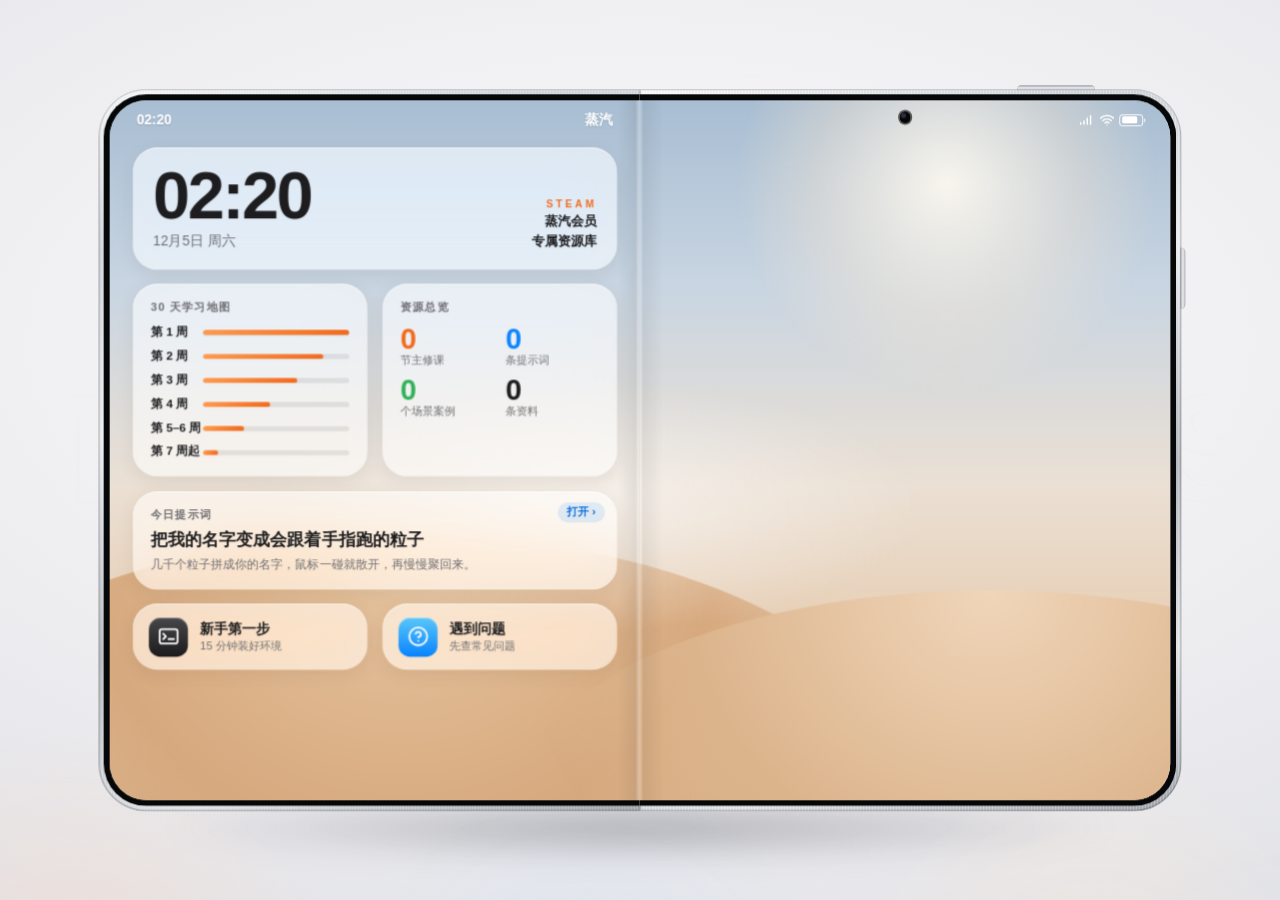
<file: index.html>
<!doctype html>
<html lang="zh-CN">
<head>
<meta charset="utf-8">
<meta name="viewport" content="width=device-width,initial-scale=1,viewport-fit=cover">
<meta name="robots" content="noindex,nofollow,noarchive">
<meta name="theme-color" content="#0d1216">
<title>蒸汽会员专属资源库</title>
<meta name="description" content="蒸汽会员专属资源库：AI Agent 新人的学习路线、课程、安装教程、源码、提示词与速查手册">
<link rel="icon" href="data:image/svg+xml,%3Csvg xmlns='http://www.w3.org/2000/svg' viewBox='0 0 32 32'%3E%3Crect width='32' height='32' rx='9' fill='%23ff9a4d'/%3E%3Cpath d='M11 24c-3 0-3-3 0-4s3-4 0-5M17 24c-3 0-3-3 0-4s3-4 0-5M23 24c-3 0-3-3 0-4s3-4 0-5' stroke='%230d1216' stroke-width='2.2' fill='none' stroke-linecap='round'/%3E%3C/svg%3E">
<link rel="stylesheet" href="assets/style.css">
</head>
<body class="intro preload">

<!-- 背景：蒸汽 + 大字拉伸 -->
<div class="bg" aria-hidden="true">
  <div class="steam"><i></i><i></i><i></i><i></i><i></i></div>
  <div class="stretch" id="stretch"></div>
</div>

<div class="stage" id="stage">
  <div class="floater" id="floater">
    <div class="device folded" id="device">

      <!-- 左半机身：折叠时盖在右半边前面，外侧是外屏（锁屏），从右向左翻开 -->
      <div class="half left">
        <div class="front">
          <div class="screen">
            <div class="wall"><i></i><i></i><i></i><i></i></div>
            <div class="content" id="homeL"></div>
            <div class="shade"></div>
          </div>
        </div>
        <div class="back cover">
          <div class="cscreen">
            <div class="wall"><i></i><i></i><i></i><i></i></div>
            <span class="cam" aria-hidden="true"></span>
            <div class="lock" id="lock" role="button" tabindex="0" aria-label="展开资源库"></div>
            <div class="off"></div>
          </div>
        </div>
      </div>

      <!-- 右半机身（内屏右半） -->
      <div class="half right">
        <div class="front">
          <div class="screen">
            <div class="wall"><i></i><i></i><i></i><i></i></div>
            <div class="content" id="homeR"></div>
            <span class="cam" aria-hidden="true"></span>
            <div class="lock lockm" id="lockM" role="button" tabindex="0" aria-label="进入资源库"></div>
          </div>
        </div>
      </div>

      <!-- 应用窗口 -->
      <section class="app" id="app" role="dialog" aria-modal="true" aria-labelledby="appTitle" hidden>
        <div class="app-bg" id="appBg"></div>
        <header class="app-head">
          <button class="app-back" id="appBack" type="button" aria-label="返回主屏幕"><svg viewBox="0 0 24 24"><path d="M15 18l-6-6 6-6"/></svg><span>主屏幕</span></button>
          <div class="app-title" id="appTitle"></div>
          <button class="hbtn" id="appSearch" type="button" aria-label="搜索"><svg viewBox="0 0 24 24"><circle cx="11" cy="11" r="7"/><path d="M21 21l-4.3-4.3"/></svg></button>
        </header>
        <div class="app-body" id="appBody"></div>
        <button class="hbar" id="hbar" type="button" aria-label="回到主屏幕"></button>
      </section>

      <!-- 全局搜索 -->
      <div class="spot" id="spot" hidden>
        <div class="spot-box">
          <svg viewBox="0 0 24 24"><circle cx="11" cy="11" r="7"/><path d="M21 21l-4.3-4.3"/></svg>
          <input id="spotQ" type="search" placeholder="搜索全部资料：安装、mp4、报错…" autocomplete="off" aria-label="搜索全部资料">
          <button class="spot-x" id="spotX" type="button">取消</button>
        </div>
        <div class="spot-res" id="spotRes"></div>
      </div>

    </div>
    <div class="ground" aria-hidden="true"></div>
  </div>
  <p class="hint" id="hint">轻点手机展开</p>
</div>

<div class="toast" id="toast" role="status" aria-live="polite">已复制</div>
<noscript><p style="color:#fff;text-align:center;padding:40px">请开启浏览器的 JavaScript 后访问资源库。</p></noscript>

<script src="assets/data.js?v=lesson12-9d288cd"></script>
<script src="assets/app.js?v=lesson12-plugins"></script>
</body>
</html>
</file>
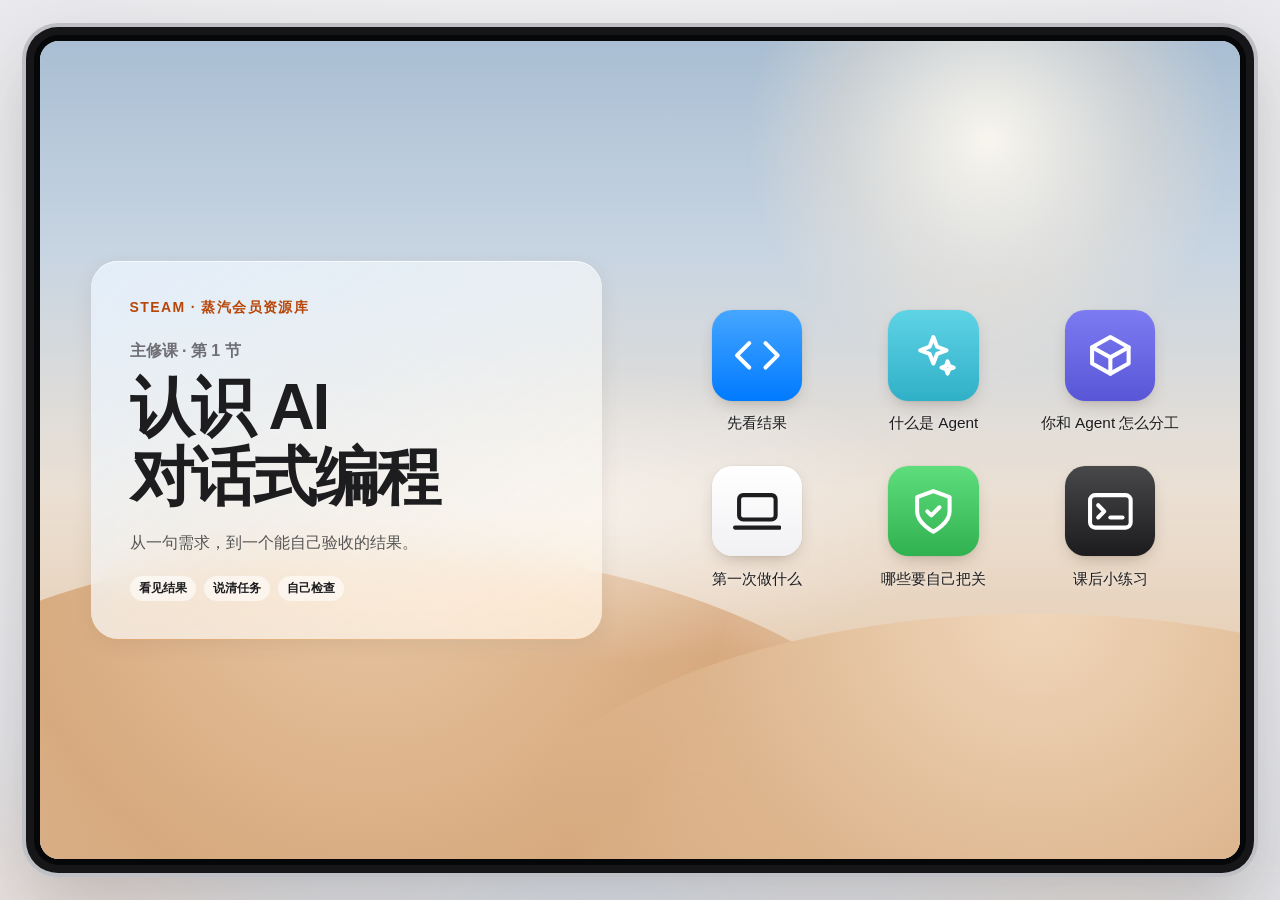
<file: lessons/01/index.html>
<!doctype html><html lang="zh-CN"><head><meta charset="utf-8"><meta name="viewport" content="width=device-width,initial-scale=1"><title>第 1 节 · 蒸汽会员资源库</title>
<link rel="stylesheet" href="assets/library.css"><style>
[hidden]{display:none!important}.lesson{width:min(1320px,96vw);height:min(850px,94dvh);position:relative;border-radius:32px;background:#161618;padding:8px;box-shadow:0 0 0 4px #bfc0c5,0 30px 80px #3334;overflow:hidden}.lesson .screen{position:relative;height:100%;inset:auto;border-radius:25px}.lesson .wall{width:100%;left:0}.launcher{position:relative;height:100%;display:grid;align-content:center;justify-items:center;gap:30px;padding:24px}.launcher h1{font-size:clamp(30px,5vw,64px);margin:0;letter-spacing:-.04em}.launcher p{margin:0;color:#555}.launcher .ico,.tools .ico{opacity:1;font-size:19px}.tiles,.tools{display:grid;grid-template-columns:repeat(3,1fr);gap:28px;text-align:center}.tools{grid-template-columns:repeat(4,1fr);margin:30px 0}.tools .tool-purpose{font-size:14px;line-height:1.45;color:#57575c;text-align:center}.tools .sq img{max-width:66%;max-height:68%}.lesson .app{inset:8px;border-radius:25px}.lesson .app-body{padding-bottom:30px}.pane{display:grid;grid-template-columns:minmax(0,1.45fr) minmax(240px,1fr);gap:24px;align-items:center}.pane figure{margin:0;min-width:0}.pane img{display:block;width:100%;max-height:52dvh;object-fit:contain;background:#f3f3f5;border-radius:14px}.pane figcaption{font-size:13px;margin-top:8px;color:var(--ink2)}.subnav{display:flex;gap:8px;flex-wrap:wrap;margin:0 0 24px}.subnav button[aria-current=true]{background:#0066cc;color:white}.lesson .card p,.lesson .card li{font-size:17px}.lesson footer{display:flex;gap:8px;justify-content:space-between;padding:9px 18px;border-top:1px solid var(--line);background:#fffd}.lesson button:focus-visible{outline:2px solid var(--accent2);outline-offset:3px}.lesson .wrap{max-width:1160px}.lesson .card .links{margin-top:12px}
@media(max-width:720px){.lesson .app-body{padding:20px 15px}.pane{grid-template-columns:1fr}.tiles{gap:15px}.tools{grid-template-columns:repeat(2,1fr)}.launcher .ico,.tools .ico{font-size:12px}.lesson .app-title{margin-right:0}.lesson .app-head{padding-inline:10px}} 
.launcher{width:min(100%,1200px);margin:auto;grid-template-columns:minmax(0,1fr) minmax(0,1fr);align-items:center;justify-items:stretch;column-gap:clamp(26px,6vw,90px);padding:clamp(18px,4vw,72px)}
.launcher .course-widget{opacity:1;cursor:default;transform:none;padding:clamp(22px,3vw,46px);background:linear-gradient(145deg,rgba(232,242,252,.84),rgba(255,248,238,.68))}
.launcher .course-widget .wh{color:#b74609;font-size:14px}
.launcher .course-widget .chapter{margin:24px 0 10px;font-weight:600;color:var(--ink2)}
.launcher h1{font-size:clamp(32px,5vw,70px);line-height:1.1;letter-spacing:-.035em}
.launcher .course-summary{margin:17px 0 0;line-height:1.65}
.course-path{display:flex;flex-wrap:wrap;gap:8px;margin-top:20px}.course-path span{font-size:12px;font-weight:600;padding:4px 9px;border-radius:999px;background:#ffffff94}
.launcher .tiles{gap:clamp(13px,2.5vw,38px) clamp(9px,1.5vw,20px);align-items:start}.launcher .ico{font-size:clamp(10px,1.5vw,20px);gap:.65em}
@media(max-width:720px){.launcher{grid-template-columns:1fr;gap:24px;overflow:auto}.launcher h1 br{display:none}.launcher .course-widget .chapter{margin:13px 0 7px}.launcher .course-summary{margin-top:9px}.course-path{margin-top:12px}.launcher .ico{font-size:clamp(12px,3.3vw,16px)}}
.examples{display:grid;grid-template-columns:1fr 1fr;gap:16px}.examples .card{height:100%}.examples .card:first-child{margin:0}.lesson .card+.card{margin-top:12px}.sample-table{overflow:auto;border-radius:12px;margin-top:12px}.sample-table table{width:100%;border-collapse:collapse;font-size:15px}.sample-table td,.sample-table th{text-align:left;padding:8px;border-bottom:1px solid var(--line);white-space:nowrap}.sample-table th{background:#f1f1f4}.sample-note{margin:6px 0;color:var(--ink2);font-size:14px}.lesson .code{white-space:pre-wrap;margin:0}.lesson .examples .card{margin-top:0}
@media(max-width:720px){.examples{grid-template-columns:1fr}} 

.modal-overlay{position:fixed;inset:0;background:rgba(25,25,28,.32);backdrop-filter:blur(14px);display:flex;align-items:center;justify-content:center;opacity:0;visibility:hidden;transition:opacity .28s;z-index:100;padding:24px}.modal-overlay.active{opacity:1;visibility:visible}.modal-card{width:min(920px,92vw);max-height:86vh;background:var(--glass-strong);border:1px solid rgba(255,255,255,.85);border-radius:32px;box-shadow:0 32px 64px rgba(0,0,0,.22);padding:36px 42px;overflow-y:auto;transform:scale(.92) translateY(16px);transition:transform .32s cubic-bezier(.22,1,.36,1)}.modal-overlay.active .modal-card{transform:none}.modal-header{display:flex;align-items:center;justify-content:space-between;gap:20px;margin-bottom:24px;padding-bottom:18px;border-bottom:1px solid rgba(0,0,0,.07)}.modal-title-wrap{display:flex;align-items:center;gap:14px}.modal-badge{padding:5px 12px;border-radius:8px;font-size:13px;font-weight:700;background:rgba(255,140,0,.14);color:var(--orange);white-space:nowrap}.modal-title{font-size:26px;font-weight:800}.close-btn{flex:0 0 auto;width:38px;height:38px;border-radius:50%;border:0;background:rgba(0,0,0,.06);font-size:20px;cursor:pointer}.close-btn:hover{background:rgba(0,0,0,.12)}
.lead-box{background:#f5f5f7;border-left:4px solid var(--orange);padding:16px 20px;border-radius:12px;font-size:17px;font-weight:600;margin-bottom:24px;line-height:1.5}.compare-grid{display:grid;grid-template-columns:1fr 1fr;gap:20px}.sub-card{background:#fff;border:1px solid rgba(0,0,0,.06);border-radius:20px;padding:24px;box-shadow:0 6px 18px rgba(0,0,0,.04)}.sub-card.highlight{border:2px solid var(--orange);background:linear-gradient(#fffaf3,#fff)}.sub-card.danger{border:2px solid #ff3b30;background:linear-gradient(#fff5f5,#fff)}.sub-card.safe{border:2px solid #34c759;background:linear-gradient(#f3fcf5,#fff)}.sub-card h3{font-size:19px;margin-bottom:12px}.sub-card p,.sub-card li{font-size:15px;color:var(--sub);line-height:1.65}.sub-card ul{padding-left:18px;margin-top:8px}.flow-steps{display:flex;gap:8px;margin-top:16px;flex-wrap:wrap}.step-chip{background:#fff3e0;color:#d97706;font-weight:700;font-size:13px;padding:8px 12px;border-radius:10px;flex:1;text-align:center;white-space:nowrap}
.demo-btn{background:var(--orange);color:#fff;border:0;padding:11px 22px;border-radius:12px;font-size:15px;font-weight:700;cursor:pointer;box-shadow:0 6px 16px rgba(255,140,0,.3)}.demo-btn:hover{background:#e67e00}.terminal-box{background:#1c1c1e;color:#e5e5ea;border-radius:16px;padding:18px 20px;font-family:Consolas,monospace;font-size:14px;line-height:1.6;margin-top:16px;min-height:60px}.terminal-line{display:block}.tag-grid{display:grid;grid-template-columns:repeat(3,1fr);gap:14px;margin-top:12px}.scene-item{background:#f5f5f7;padding:16px;border-radius:16px;text-align:center}.scene-item .emoji{font-size:28px;margin-bottom:8px;display:block}.scene-item strong{display:block;font-size:15px;margin-bottom:4px}.scene-item span{font-size:13px;color:var(--sub)}
.prompt-box{background:#f2f2f7;border:1px dashed #aeaeb2;border-radius:16px;padding:18px 20px;display:flex;align-items:center;justify-content:space-between;gap:16px;margin-bottom:22px}.prompt-text{font-size:16px;font-weight:600;line-height:1.5;user-select:text}.check-item{width:100%;display:flex;align-items:center;gap:12px;padding:14px 18px;background:#fff;border:1px solid rgba(0,0,0,.08);border-radius:14px;margin-bottom:10px;cursor:pointer;font:600 16px inherit;text-align:left;transition:.2s}.check-item.checked{background:#f0fdf4;border-color:#34c759;color:#15803d}.check-box{flex:0 0 auto;width:24px;height:24px;border-radius:7px;border:2px solid #c7c7cc;display:flex;align-items:center;justify-content:center;font-size:14px;color:transparent;transition:.2s}.check-item.checked .check-box{background:#34c759;border-color:#34c759;color:#fff}

.modal-overlay{--glass-strong:rgba(255,255,255,.94);--text:#1d1d1f;--sub:#515154;--orange:#b64b0a;color:var(--text)}
.modal-overlay :is(h2,h3,p,ul){margin:0}.modal-card{overflow-wrap:anywhere;overflow-x:hidden}.modal-overlay button{cursor:pointer}.modal-overlay button:focus-visible{outline:2px solid #006bc7;outline-offset:3px}.modal-overlay .demo-btn:hover{background:#9d4008}
@media(max-width:800px){.modal-overlay{padding:12px}.modal-card{padding:26px 22px}.modal-title-wrap{align-items:flex-start;flex-direction:column;gap:7px}.modal-title{font-size:22px}.compare-grid{grid-template-columns:1fr}.tag-grid{grid-template-columns:repeat(2,minmax(0,1fr))}.prompt-box{align-items:stretch;flex-direction:column}}
@media(prefers-reduced-motion:reduce){.modal-overlay,.modal-card{transition:none}}
</style></head><body>
<div class="bg"><div class="steam"><i></i><i></i><i></i><i></i><i></i></div></div>
<main class="stage"><div class="lesson"><div class="screen" id="home"><div class="wall"><i></i><i></i><i></i><i></i></div><div class="launcher"><div class="wg course-widget"><div class="wh">STEAM · 蒸汽会员资源库</div><p class="chapter">主修课 · 第 1 节</p><h1>认识 AI<br>对话式编程</h1><p class="course-summary">从一句需求，到一个能自己验收的结果。</p><div class="course-path"><span>看见结果</span><span>说清任务</span><span>自己检查</span></div></div><div class="tiles" id="tiles"></div></div></div>
</div></main>
<div class="modal-overlay" id="modalOverlay" aria-hidden="true">
  <section class="modal-card" role="dialog" aria-modal="true" aria-labelledby="modalTitle"><div id="modalContent"></div></section>
</div>
<script>
const file=(img,alt,caption)=>`<figure><a href="assets/${img}" target="_blank" rel="noopener"><img src="assets/${img}" alt="${alt}"></a><figcaption>${caption} · 点击图片放大</figcaption></figure>`;
const card=(h,p,links='')=>`<article class="card"><h3>${h}</h3><p>${p}</p>${links?'<div class="links">'+links+'</div>':''}</article>`;
const icon=(label,mark,g1,g2,attr='',purpose='')=>`<button type="button" class="ico" ${attr}><span class="sq" style="--g1:${g1};--g2:${g2}">${mark}</span><span class="lb">${label}</span>${purpose?`<span class="tool-purpose">${purpose}</span>`:''}</button>`;
const marks={tools:     { s: "工具下载", g: ["#7d7bf2", "#5856d6"], p: '<path d="M21 8l-9-5-9 5 9 5 9-5z"/><path d="M3 8v8l9 5 9-5V8"/><path d="M12 13v8"/>' },
install:   { s: "Win 安装", g: ["#48484a", "#1c1c1e"], p: '<rect x="2" y="4" width="20" height="16" rx="2.5"/><path d="M6 9l3 3-3 3"/><path d="M12 15h6"/>' },
prompts:   { s: "提示词",   g: ["#5fd3e6", "#30b0c7"], p: '<path d="M12 3l1.8 4.7 4.7 1.8-4.7 1.8L12 16l-1.8-4.7-4.7-1.8 4.7-1.8z"/><path d="M19 15l.8 2.2 2.2.8-2.2.8L19 21l-.8-2.2-2.2-.8 2.2-.8z"/>' },
mac:       { s: "Mac 安装", g: ["#ffffff", "#f1f1f4", "#1d1d1f"], p: '<rect x="3" y="4" width="18" height="12" rx="2"/><path d="M1 20h22"/>' },
projects:  { s: "源码案例", g: ["#45a6ff", "#007aff"], p: '<path d="M16 18l6-6-6-6"/><path d="M8 6l-6 6 6 6"/>' },
safety:    { s: "安全守则", g: ["#5fdd7c", "#30b14f"], p: '<path d="M12 22s8-4 8-10V5l-8-3-8 3v7c0 6 8 10 8 10z"/><path d="M9 12l2 2 4-4"/>' }};
const apps=[['先看结果','projects',0],['什么是 Agent','prompts',1],['你和 Agent 怎么分工','tools',2],['第一次做什么','mac',3],['哪些要自己把关','safety',4],['课后小练习','install',5]];
const modalData={
result:{badge:"01 · 先看结果",title:"不会写一行代码，也能做出能用的软件",html:`<div class="lead-box">核心目标：能用一句话解释什么是 Agent，以及为什么零编程基础也能做出软件。</div><div class="sub-card"><div><h3>💬 试着给 Agent 发一句大白话需求：</h3><p>“帮我把桌面上的 50 张活动照片，按拍摄日期自动重命名并分类建好文件夹。”</p></div><button class="demo-btn" onclick="runFakeAgent()">▶ 点击模拟 Agent 执行</button><div class="terminal-box" id="agentConsole"><span style="color:#8e8e93">// 等待接收你的大白话指令...</span></div></div>`},
agent:{badge:"02 · 核心概念",title:"什么是 Agent？它和聊天机器人有什么区别？",html:`<div class="lead-box">一句话总结：聊天机器人只负责“出主意”，而 Agent 负责“进到你的工作区把活干完”。</div><div class="compare-grid"><div class="sub-card"><h3>🤖 普通聊天机器人</h3><p><strong>模式：你问一句，它答一句，然后停在原地等你。</strong></p><ul><li>只输出文字或代码片段</li><li>需要你自己新建文件、复制粘贴</li><li>运行报错后，你得手动把报错贴回去问它</li><li><strong>你像一个不停跑腿的搬运工</strong></li></ul></div><div class="sub-card highlight"><h3>⚡ AI Agent（智能体）</h3><p><strong>模式：接下目标后，自主闭环执行直到任务完成。</strong></p><ul><li>直接读取你文件夹里的真实文件</li><li>自己创建文件、写代码、运行命令</li><li>看到报错后自己分析、自己改代码重跑</li></ul><div class="flow-steps"><span class="step-chip">1. 读文件</span><span class="step-chip">2. 写代码</span><span class="step-chip">3. 跑命令</span><span class="step-chip">4. 自动修 Bug</span></div></div></div>`},
role:{badge:"03 · 角色分工",title:"你和 Agent 怎么分工？",html:`<div class="lead-box">你的核心价值在于判断“对不对、好不好”，而不是研究“代码怎么写”。</div><div class="compare-grid"><div class="sub-card highlight"><h3>🧑‍💼 你的角色：产品经理 + 验收员</h3><ul><li><strong>提需求</strong>：用大白话讲清楚你要做什么、给谁用</li><li><strong>定标准</strong>：告诉它界面好不好看、功能顺不顺手</li><li><strong>随时叫停</strong>：看不懂黑框日志？直接让它“用大白话再讲一遍”</li></ul></div><div class="sub-card"><h3>🛠️ Agent 的角色：全能工程师</h3><ul><li><strong>拆解方案</strong>：自动规划需要建几个文件、用什么技术</li><li><strong>编写与调试</strong>：包揽全部语法编写与报错修复</li><li><strong>充当助教</strong>：随时把每一步操作翻译成你能听懂的人话</li></ul></div></div>`},
first:{badge:"04 · 第一次做什么",title:"新手最适合用 Agent 做的 6 类事",html:`<div class="lead-box">从身边高频、看得见结果的小需求开始，10 分钟就能收获第一个成品。</div><div class="tag-grid"><div class="scene-item"><span class="emoji">🌐</span><strong>高颜值网页</strong><span>个人主页、活动宣传页、作品集展示</span></div><div class="scene-item"><span class="emoji">🧰</span><strong>效率小工具</strong><span>二维码生成器、倒计时器、格式转换器</span></div><div class="scene-item"><span class="emoji">✨</span><strong>交互动画</strong><span>教学演示动画、抽奖转盘、数据图表</span></div><div class="scene-item"><span class="emoji">📁</span><strong>批量处理文件</strong><span>几百个文件一键重命名、自动归类整理</span></div><div class="scene-item"><span class="emoji">📊</span><strong>数据整理</strong><span>多张 Excel 表格合并、自动清洗去重</span></div><div class="scene-item"><span class="emoji">📝</span><strong>自动生成文档</strong><span>周报汇总、会议纪要排版、批量生成合同</span></div></div>`},
safety:{badge:"05 · 哪些要自己把关",title:"划清安全红线：哪些不能直接交给它？",html:`<div class="lead-box">让 Agent 做你的效率武器和创意画板，但绝不让它替你承担高风险决策。</div><div class="compare-grid"><div class="sub-card safe"><h3>✅ 放心交给 Agent 放手做</h3><ul><li>本地文件夹整理、公开信息网页制作</li><li>日常办公文档排版、学习演示小工具</li><li>即便改错了也能随时回退的创意尝试</li></ul></div><div class="sub-card danger"><h3>🛑 必须自己把关的高风险红线</h3><ul><li><strong>涉及资金安全</strong>：自动转账、支付接口、实盘交易程序</li><li><strong>核心隐私合规</strong>：包含账号密码、客户敏感数据的上传与处理</li><li><strong>专业资质审核</strong>：医疗诊断、法律条文定稿、财务审计结论</li></ul></div></div>`},
practice:{badge:"06 · 课后小练习",title:"动手练习与第 1 课自检清单",html:`<div class="lead-box">哪怕还没装好本地环境，现在就可以复制下面这句话，发给你的 AI 试一试！</div><div class="prompt-box"><div class="prompt-text" id="promptText">“请用大白话告诉我，你能帮我做哪 5 类事？每类各举一个我能在 10 分钟内完成的例子。”</div><button class="demo-btn" id="copyBtn" onclick="copyPrompt()">复制提示词</button></div><h3 style="font-size:18px;margin-bottom:12px">📋 过关自检清单（点击打勾）：</h3><button class="check-item" onclick="toggleCheck(this)" aria-pressed="false"><span class="check-box">✓</span><span>我能用一句大白话，向身边的朋友解释什么是 Agent</span></button><button class="check-item" onclick="toggleCheck(this)" aria-pressed="false"><span class="check-box">✓</span><span>我知道自己在协作中的角色是“提需求 + 验收”</span></button>`}
};
const pages=Object.values(modalData);
const id=n=>document.getElementById(n);
const modal=id('modalOverlay');let current=0,trigger=null;
id('tiles').innerHTML=apps.map(([n,key,i])=>{const m=marks[key];return icon(n,'<svg viewBox="0 0 24 24" aria-hidden="true">'+m.p+'</svg>',m.g[0],m.g[1]+(m.g[2]?';--gc:'+m.g[2]:''),`data-page="${i}"`);}).join('');
function show(i){
  timers.forEach(clearTimeout);timers=[];
  current=(i+pages.length)%pages.length;
  const {badge,title,html}=pages[current];
  id('home').inert=true;
  modal.classList.add('active');
  modal.setAttribute('aria-hidden','false');
  id('modalContent').innerHTML=`<div class="modal-header"><div class="modal-title-wrap"><span class="modal-badge">${badge}</span><h2 class="modal-title" id="modalTitle">${title}</h2></div><button type="button" class="close-btn" aria-label="关闭">✕</button></div>`+html;
  modal.querySelector('.modal-card').scrollTop=0;
  requestAnimationFrame(()=>modal.querySelector('.close-btn').focus({preventScroll:true}));
}
function home(){
  timers.forEach(clearTimeout);timers=[];
  modal.classList.remove('active');
  id('home').inert=false;
  (trigger||id('tiles').querySelector('button')).focus();
  modal.setAttribute('aria-hidden','true');
}
document.addEventListener('click',e=>{
  const go=e.target.closest('[data-page]');
  if(go){trigger=go;show(Number(go.dataset.page));}
  else if(e.target===modal||e.target.closest('.close-btn'))home();
});
let timers=[];
function runFakeAgent(){const box=document.getElementById('agentConsole');if(!box)return;timers.forEach(clearTimeout);timers=[];box.innerHTML='';['▶ 1. 正在读取桌面「活动照片」文件夹... 发现 50 张 JPG 文件','▶ 2. 自动编写整理脚本 rename_photos.py 并读取拍摄 EXIF 时间...','▶ 3. 遇到 2 张无拍摄时间截图 → 自动按文件修改日期兜底处理...','✅ 任务完成！已生成「2026-11-18」「2026-11-20」两个文件夹，全部重命名完毕。'].forEach((step,i)=>timers.push(setTimeout(()=>box.insertAdjacentHTML('beforeend',`<span class="terminal-line">${step}</span>`),i*650)))}
async function copyPrompt(){const text=document.getElementById('promptText').innerText.replace(/^“|”$/g,'');let ok=false;try{await navigator.clipboard.writeText(text);ok=true}catch{}if(!ok){const area=document.createElement('textarea');area.value=text;area.style.position='fixed';area.style.opacity='0';document.body.append(area);area.select();ok=document.execCommand('copy');area.remove()}const btn=document.getElementById('copyBtn');btn.textContent=ok?'已复制 ✓':'请手动复制';if(ok){setTimeout(()=>{if(btn.isConnected){btn.textContent='复制提示词'}},2000)}}
function toggleCheck(el){const checked=el.classList.toggle('checked');el.setAttribute('aria-pressed',String(checked))}
document.addEventListener('keydown',e=>{
  const open=modal.classList.contains('active');
  if(e.key==='Escape'&&open){home();return;}
  if(e.altKey||e.ctrlKey||e.metaKey)return;
  if(e.key==='ArrowRight'||e.key==='ArrowLeft'){
    e.preventDefault();
    if(!open)trigger=document.activeElement.closest('[data-page]');
    show(open?current+(e.key==='ArrowRight'?1:-1):0);
  }
});
</script></body></html>
</file>
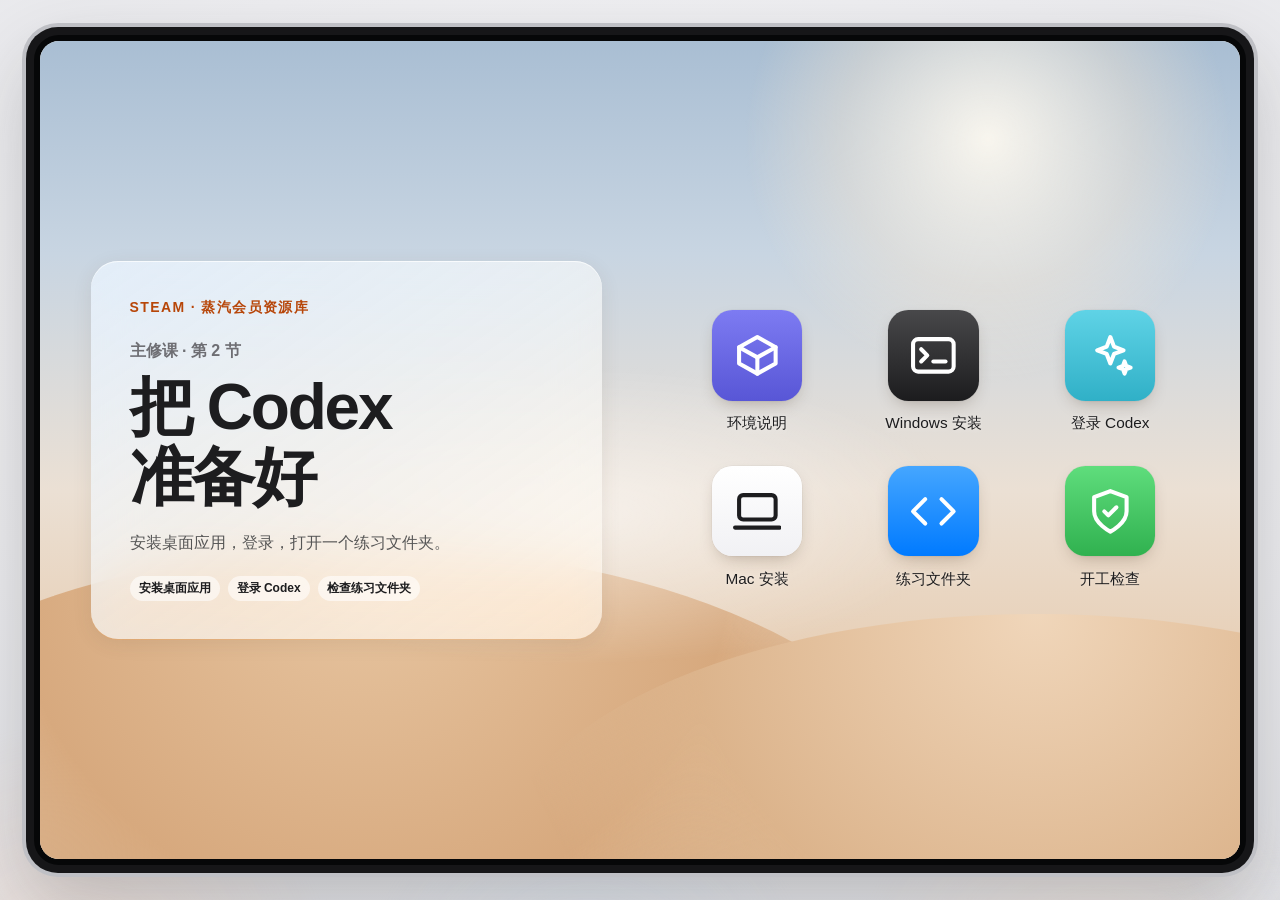
<file: lessons/02/index.html>
<!doctype html><html lang="zh-CN"><head><meta charset="utf-8"><meta name="viewport" content="width=device-width,initial-scale=1"><title>第 2 节 · 蒸汽会员资源库</title>
<link rel="stylesheet" href="assets/library.css"><style>
[hidden]{display:none!important}.lesson{width:min(1320px,96vw);height:min(850px,94dvh);position:relative;border-radius:32px;background:#161618;padding:8px;box-shadow:0 0 0 4px #bfc0c5,0 30px 80px #3334;overflow:hidden}.lesson .screen{position:relative;height:100%;inset:auto;border-radius:25px}.lesson .wall{width:100%;left:0}.launcher{position:relative;height:100%;display:grid;align-content:center;justify-items:center;gap:30px;padding:24px}.launcher h1{font-size:clamp(30px,5vw,64px);margin:0;letter-spacing:-.04em}.launcher p{margin:0;color:#555}.launcher .ico,.tools .ico{opacity:1;font-size:19px}.tiles,.tools{display:grid;grid-template-columns:repeat(3,1fr);gap:28px;text-align:center}.tools{grid-template-columns:repeat(4,1fr);margin:30px 0}.tools .tool-purpose{font-size:14px;line-height:1.45;color:#57575c;text-align:center}.tools .sq img{max-width:66%;max-height:68%}.lesson .app{inset:8px;border-radius:25px}.lesson .app-body{padding-bottom:30px}.pane{display:grid;grid-template-columns:minmax(0,1.45fr) minmax(240px,1fr);gap:24px;align-items:center}.pane figure{margin:0;min-width:0}.pane img{display:block;width:100%;max-height:52dvh;object-fit:contain;background:#f3f3f5;border-radius:14px}.pane figcaption{font-size:13px;margin-top:8px;color:var(--ink2)}.subnav{display:flex;gap:8px;flex-wrap:wrap;margin:0 0 24px}.subnav button[aria-current=true]{background:#0066cc;color:white}.lesson .card p,.lesson .card li{font-size:17px}.lesson footer{display:flex;gap:8px;justify-content:space-between;padding:9px 18px;border-top:1px solid var(--line);background:#fffd}.lesson button:focus-visible{outline:2px solid var(--accent2);outline-offset:3px}.lesson .wrap{max-width:1160px}.lesson .card .links{margin-top:12px}
@media(max-width:720px){.lesson .app-body{padding:20px 15px}.pane{grid-template-columns:1fr}.tiles{gap:15px}.tools{grid-template-columns:repeat(2,1fr)}.launcher .ico,.tools .ico{font-size:12px}.lesson .app-title{margin-right:0}.lesson .app-head{padding-inline:10px}}
.launcher{width:min(100%,1200px);margin:auto;grid-template-columns:minmax(0,1fr) minmax(0,1fr);align-items:center;justify-items:stretch;column-gap:clamp(26px,6vw,90px);padding:clamp(18px,4vw,72px)}
.launcher .course-widget{opacity:1;cursor:default;transform:none;padding:clamp(22px,3vw,46px);background:linear-gradient(145deg,rgba(232,242,252,.84),rgba(255,248,238,.68))}
.launcher .course-widget .wh{color:#b74609;font-size:14px}
.launcher .course-widget .chapter{margin:24px 0 10px;font-weight:600;color:var(--ink2)}
.launcher h1{font-size:clamp(32px,5vw,70px);line-height:1.1;letter-spacing:-.035em}
.launcher .course-summary{margin:17px 0 0;line-height:1.65}
.course-path{display:flex;flex-wrap:wrap;gap:8px;margin-top:20px}.course-path span{font-size:12px;font-weight:600;padding:4px 9px;border-radius:999px;background:#ffffff94}
.launcher .tiles{gap:clamp(13px,2.5vw,38px) clamp(9px,1.5vw,20px);align-items:start}.launcher .ico{font-size:clamp(10px,1.5vw,20px);gap:.65em}
@media(max-width:720px){.launcher{grid-template-columns:1fr;gap:24px;overflow:auto}.launcher h1 br{display:none}.launcher .course-widget .chapter{margin:13px 0 7px}.launcher .course-summary{margin-top:9px}.course-path{margin-top:12px}.launcher .ico{font-size:clamp(12px,3.3vw,16px)}}
</style></head><body>
<div class="bg"><div class="steam"><i></i><i></i><i></i><i></i><i></i></div></div>
<main class="stage"><div class="lesson"><div class="screen" id="home"><div class="wall"><i></i><i></i><i></i><i></i></div><div class="launcher"><div class="wg course-widget"><div class="wh">STEAM · 蒸汽会员资源库</div><p class="chapter">主修课 · 第 2 节</p><h1>把 Codex<br>准备好</h1><p class="course-summary">安装桌面应用，登录，打开一个练习文件夹。</p><div class="course-path"><span>安装桌面应用</span><span>登录 Codex</span><span>检查练习文件夹</span></div></div><div class="tiles" id="tiles"></div></div></div>
<section class="app" id="lesson" hidden aria-labelledby="heading"><header class="app-head"><button class="app-back" id="back">‹ 主屏幕</button><div class="app-title" id="label"></div></header><div class="app-body" id="body"><div class="wrap" id="page"></div></div><footer><button class="btn" id="prev">‹ 上一步</button><span id="count"></span><button class="btn pri" id="next">下一步 ›</button></footer></section></div></main>
<script>
const ref='https://www.igeeksblog.com/how-to-use-chatgpt-on-mac/#how-to-get-the-chatgpt-app-for-mac';
const openai='https://learn.chatgpt.com/docs/quickstart';
const file=(img,alt,caption= 'Mac 实机参考 · iGeeksBlog（旧版）')=>`<figure><a href="assets/${img}" target="_blank" rel="noopener"><img src="assets/${img}" alt="${alt}"></a><figcaption><a href="${ref}" target="_blank" rel="noopener">${caption}</a> · 点击图片放大</figcaption></figure>`;
const link=(url,name)=>`<a class="btn" href="${url}" target="_blank" rel="noopener">${name} ↗</a>`;
const card=(h,p,links='')=>`<article class="card"><h3>${h}</h3><p>${p}</p>${links?'<div class="links">'+links+'</div>':''}</article>`;
const icon=(label,mark,g1,g2,attr='',purpose='')=>`<button type="button" class="ico" ${attr}><span class="sq" style="--g1:${g1};--g2:${g2}">${mark}</span><span class="lb">${label}</span>${purpose?`<span class="tool-purpose">${purpose}</span>`:''}</button>`;
const tools=[['Git','git.svg','改坏了，能回到之前保存的一版','https://git-scm.com/'],['Node.js','node.svg','有些网页要先启动，才能在浏览器里看','https://nodejs.org/'],['Python','python.svg','让电脑一次处理很多文件','https://www.python.org/'],['WSL','wsl.png','让 Windows 也能用 Linux 专用工具','https://learn.microsoft.com/windows/wsl/']];
const when=['第一次想给作品存档，或跟做 Git 发布教程时再装。','项目说明写着需要 Node.js，或让你先运行 npm 命令时再装。','拿到一个要用 Python 运行的 .py 文件时再装。只打开表格不用装。','你用 Windows，而且项目明确要求 WSL 或 Linux 环境时再装。Mac 不用装 WSL。'];
const marks={tools:     { s: "工具下载", g: ["#7d7bf2", "#5856d6"], p: '<path d="M21 8l-9-5-9 5 9 5 9-5z"/><path d="M3 8v8l9 5 9-5V8"/><path d="M12 13v8"/>' },
install:   { s: "Win 安装", g: ["#48484a", "#1c1c1e"], p: '<rect x="2" y="4" width="20" height="16" rx="2.5"/><path d="M6 9l3 3-3 3"/><path d="M12 15h6"/>' },
prompts:   { s: "提示词",   g: ["#5fd3e6", "#30b0c7"], p: '<path d="M12 3l1.8 4.7 4.7 1.8-4.7 1.8L12 16l-1.8-4.7-4.7-1.8 4.7-1.8z"/><path d="M19 15l.8 2.2 2.2.8-2.2.8L19 21l-.8-2.2-2.2-.8 2.2-.8z"/>' },
mac:       { s: "Mac 安装", g: ["#ffffff", "#f1f1f4", "#1d1d1f"], p: '<rect x="3" y="4" width="18" height="12" rx="2"/><path d="M1 20h22"/>' },
projects:  { s: "源码案例", g: ["#45a6ff", "#007aff"], p: '<path d="M16 18l6-6-6-6"/><path d="M8 6l-6 6 6 6"/>' },
safety:    { s: "安全守则", g: ["#5fdd7c", "#30b14f"], p: '<path d="M12 22s8-4 8-10V5l-8-3-8 3v7c0 6 8 10 8 10z"/><path d="M9 12l2 2 4-4"/>' }};
const apps=[['环境说明','tools',0],['Windows 安装','install',1],['登录 Codex','prompts',2],['Mac 安装','mac',3],['练习文件夹','projects',7],['开工检查','safety',8]];
const pages=[
['环境说明','这四个工具什么时候用？','现在只需安装 ChatGPT 桌面应用，用已有的账号和浏览器跟做。',`<div class="tools">${tools.map(([n,img,p,url],i)=>icon(n,`<img src="assets/${img}" alt="">`,'#fff','#f1f2f5',`data-tool="${i}"`,p)).join('')}</div><div id="tool-info">${card('这四个今天都不用装','下一节的待办网页保存成一个文件，双击就能在浏览器里打开。点图标，可以看什么时候再装。')}</div>`],
['Windows 安装','从官方入口安装','Windows：OpenAI 安装指南 → Microsoft Store → 安装。',card('打开 ChatGPT 桌面应用','第一次安装时，在商店点「获取」或「安装」；装好以后，从商店或 Windows 开始菜单打开应用。',link('https://learn.chatgpt.com/docs/windows/windows-app','Windows 官方安装指南'))],
['登录 Codex','登录 ChatGPT，再进入 Codex','用自己的 ChatGPT 账号登录；回到桌面应用后，在切换入口选择 Codex。',`<div class="pane">${file('login.jpg','Mac 旧版 ChatGPT 登录窗口，可见 Log in','登录窗口实图 · iGeeksBlog（Mac 旧版）')}${card('看到 Log in / 登录，就从这里开始','左图是 Mac 旧版登录窗口。当前登录选项和排列可能不同；登录完成后，请在桌面应用里进入 Codex。',link('https://auth.openai.com/log-in','OpenAI 官方登录页')+link(openai,'OpenAI 官方 Codex 切换演示'))}</div>`],
['Mac 安装','01｜下载并打开安装文件','先到苹果菜单 → 关于本机，确认 macOS 版本和芯片。',`<div class="pane">${file('mac-dmg.jpg','Mac 实机中打开已下载的 ChatGPT DMG 文件')}${card('从 Finder 找到下载文件','从官网下载 Mac 版。下载后打开 Finder → 下载，双击下载的安装文件。系统和芯片兼容性以官方说明为准。',link('https://chatgpt.com/download/','ChatGPT 官方下载')+link('https://help.openai.com/en/articles/9275200-downloading-the-chatgpt-macos-app','Mac 系统要求'))}</div>`],
['Mac 安装','02｜按窗口提示安装','打开安装文件后，看窗口里要求做什么。',`<div class="pane">${file('mac-drag.jpg','旧版安装窗口：把左侧 ChatGPT 图标拖到右侧 Applications 文件夹')}${card('如果看到 Applications 图标','像图中这样，把左边的 ChatGPT 拖进右边的 Applications（应用程序）。如果看到「Install ChatGPT」安装程序，则打开它并按屏幕指示完成。',link('https://support.apple.com/guide/mac-help/download-apps-mchlgtd_apps01/mac','Apple 安装说明'))}</div>`],
['Mac 安装','03｜从「应用程序」打开','Finder → 应用程序 → ChatGPT。',`<div class="pane">${file('mac-open.jpg','Mac Finder 应用程序目录中的 ChatGPT 应用图标')}${card('双击 ChatGPT','从「应用程序」启动。登录自己的 ChatGPT 账号，接着在桌面应用里选择 Codex。',link(openai,'OpenAI 快速上手'))}</div>`],
['Mac 安装','04｜登录并进入 Codex','登录成功后，回到桌面应用。',`<div class="pane">${file('login.jpg','Mac 旧版 ChatGPT 登录窗口')}${card('进入 Codex 后，打开自己的练习目录','先在 Finder 创建一个空文件夹，再从桌面应用中选择它。找不到 Codex 时，可以对照官方演示中的产品切换入口。',link('https://auth.openai.com/log-in','OpenAI 官方登录页')+link(openai,'OpenAI 官方 Codex 切换演示'))}</div>`],
['练习文件夹','给 Codex 一个练习文件夹','Windows 用文件资源管理器，Mac 用 Finder。',card('01 · 新建「Agent练习」','先建一个空文件夹，记住放在哪里。')+card('02 · 在 Codex 里打开它','从 Codex 的项目入口选择这个目录，确认当前会话对应的是你刚建的文件夹。')],
['开工检查','能读到练习目录，就准备好了','把这句话发给 Codex，再和自己的文件夹对一下。',`<div class="codebox"><pre class="code">请只检查当前工作文件夹，告诉我里面有几个文件。不要创建或修改任何文件。</pre></div>`+card('下一节：跑通第一个 Agent 任务','空文件夹通常应返回 0。如果结果不符，先检查选中的目录。准备好后，就用这个文件夹跟做第一个待办网页。')]
];
const id=n=>document.getElementById(n);
const modal=id('lesson');let current=0,trigger=null;
id('tiles').innerHTML=apps.map(([n,key,i])=>{const m=marks[key];return icon(n,'<svg viewBox="0 0 24 24" aria-hidden="true">'+m.p+'</svg>',m.g[0],m.g[1]+(m.g[2]?';--gc:'+m.g[2]:''),`data-page="${i}"`);}).join('');
function show(i){current=(i+pages.length)%pages.length;const [group,title,intro,content]=pages[current];modal.hidden=false;id('home').inert=true;document.body.classList.add('app-open');modal.classList.add('show');id('label').textContent=group;id('page').innerHTML=`<h2 id="heading">${title}</h2><p class="intro">${intro}</p>`+(group==='Mac 安装'?'<nav class="subnav" aria-label="Mac 安装步骤">'+['下载','安装','打开','登录'].map((n,i)=>`<button type="button" class="btn" data-page="${i+3}" aria-current="${i+3===current}">${i+1} · ${n}</button>`).join('')+'</nav>':'')+content;id('count').textContent=(current+1)+' / '+pages.length;id('body').scrollTop=0;}
function home(){modal.hidden=true;modal.classList.remove('show');id('home').inert=false;document.body.classList.remove('app-open');trigger?.focus();}
document.addEventListener('click',e=>{const go=e.target.closest('[data-page]');if(go){if(modal.hidden)trigger=go;show(Number(go.dataset.page));id('back').focus();}const t=e.target.closest('[data-tool]');if(t){const [n,,p,url]=tools[t.dataset.tool];id('tool-info').innerHTML=card(n,p+"。"+when[t.dataset.tool],link(url,'查看资料'));}});
id('back').onclick=home;id('next').onclick=()=>show(current+1);id('prev').onclick=()=>show(current-1);
document.addEventListener('keydown',e=>{if(e.key==='Escape'&&!modal.hidden){home();return;}if(e.altKey||e.ctrlKey||e.metaKey)return;if(e.key==='ArrowRight'||e.key==='ArrowLeft'){e.preventDefault();show(modal.hidden?0:current+(e.key==='ArrowRight'?1:-1));id('back').focus();}});
</script></body></html>
</file>
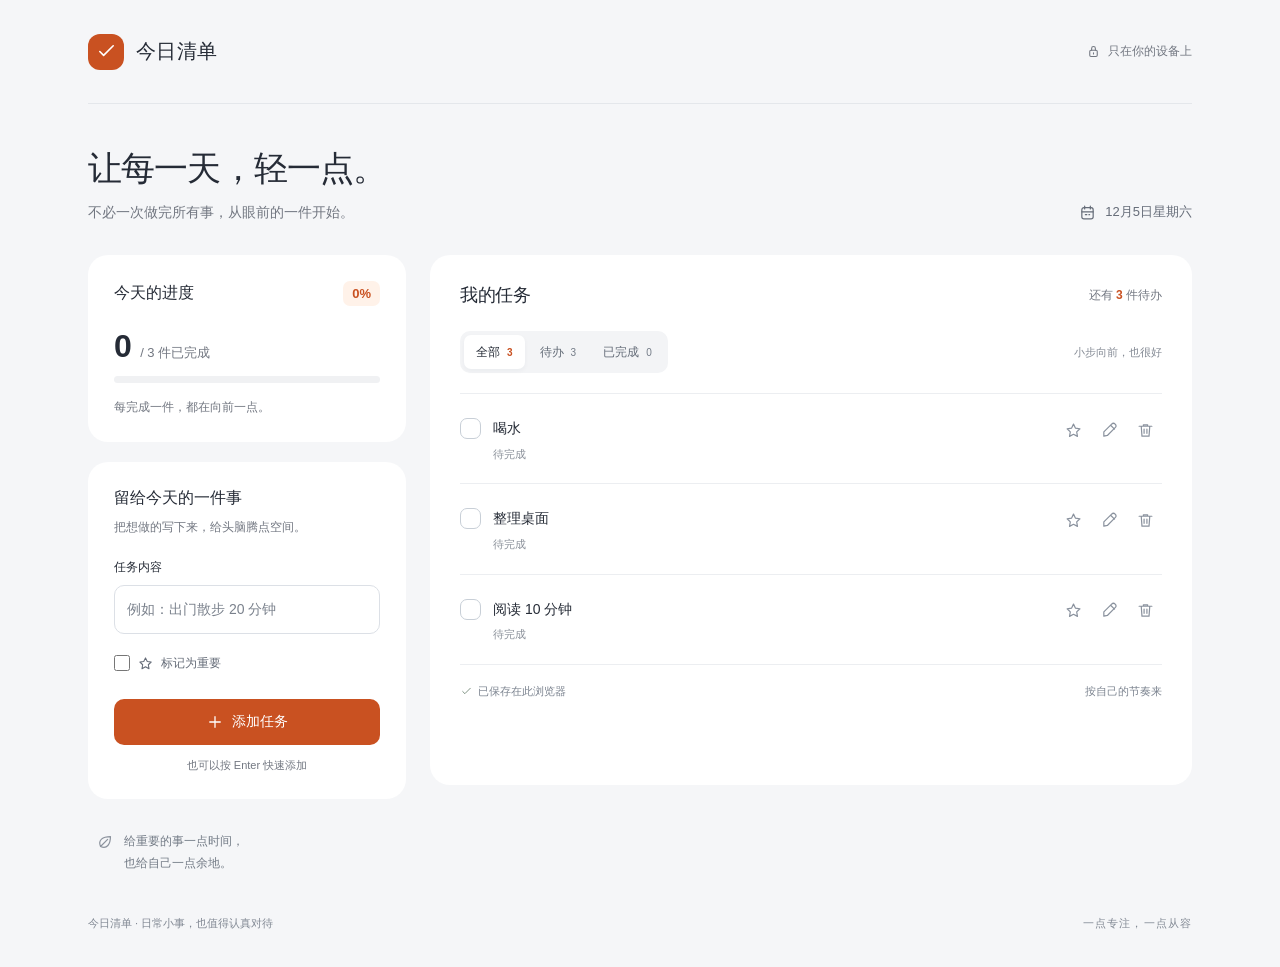
<file: lessons/03/index.html>
<!doctype html>
<html lang="zh-CN">
<head>
<meta charset="utf-8">
<meta name="viewport" content="width=device-width, initial-scale=1">
<meta name="theme-color" content="#f5f6f8">
<title>今日清单 · 让每一天，轻一点</title>
<style>
:root{color-scheme:light;--bg:#f5f6f8;--ink:#252b36;--muted:#727781;--line:#eceef1;--orange:#c95121;--orange-hover:#ae4017;--orange-soft:#fff2e9;--blue:#3575cd;--radius:20px;font-family:-apple-system,BlinkMacSystemFont,"Segoe UI","Microsoft YaHei",sans-serif;color:var(--ink);background:var(--bg);font-synthesis:none}
*{box-sizing:border-box}body{margin:0}button,input{font:inherit}button{cursor:pointer}button,input{touch-action:manipulation}button{border:0}button:disabled{cursor:default;opacity:.6}button:active:not(:disabled){transform:translateY(1px)}button,input{transition:background .16s,border-color .16s,box-shadow .16s,transform .12s}button:focus-visible,input:focus-visible{outline:3px solid #90b8f0;outline-offset:3px}input{caret-color:var(--blue)}::selection{background:#dceaff}svg{width:20px;height:20px;fill:none;stroke:currentColor;stroke-width:1.7;stroke-linecap:round;stroke-linejoin:round;flex-shrink:0}button svg{pointer-events:none}[hidden]{display:none!important}
.shell{max-width:1180px;margin:auto;padding:0 38px}.brandbar{height:104px;display:flex;align-items:center;justify-content:space-between;border-bottom:1px solid #e4e7eb}.brand{display:flex;align-items:center;gap:12px;font-size:20px;font-weight:750;letter-spacing:.02em}.logo{width:36px;height:36px;border-radius:12px;background:var(--orange);color:white;display:grid;place-items:center}.logo svg{width:23px;height:23px}.local-note{display:flex;align-items:center;gap:7px;font-size:12px;color:var(--muted)}.local-note svg{width:15px;height:15px}.page-head{padding:42px 0 30px;display:flex;justify-content:space-between;align-items:flex-end;gap:20px}h1{font-size:34px;line-height:1.3;letter-spacing:-.025em;margin:0 0 10px;font-weight:750}.subtitle{margin:0;color:var(--muted);font-size:14px;line-height:1.8}.date{display:flex;gap:9px;align-items:center;font-size:13px;color:#656c78;padding-bottom:4px;white-space:nowrap}.date svg{width:17px;height:17px}
.workspace{display:grid;grid-template-columns:318px minmax(0,1fr);gap:24px;align-items:start}.sidebar{display:grid;gap:20px}.panel{background:white;border-radius:var(--radius)}.progress-panel{padding:26px 26px 24px}.section-heading{margin:0;font-size:16px;font-weight:700}.progress-title{display:flex;align-items:center;justify-content:space-between;gap:10px}.percentage{font-size:13px;font-weight:650;color:var(--orange);font-variant-numeric:tabular-nums;background:var(--orange-soft);padding:5px 9px;border-radius:7px}.progress-count{margin:24px 0 14px;font-size:13px;color:var(--muted)}.progress-count strong{font-size:32px;color:var(--ink);font-weight:650;line-height:1;letter-spacing:-.04em;margin-right:6px;font-variant-numeric:tabular-nums}.track{height:7px;background:#f0f1f3;border-radius:9px;overflow:hidden}.fill{height:100%;width:0;background:var(--orange);border-radius:9px;transition:width .3s ease-out}.progress-caption{font-size:12px;color:var(--muted);margin:14px 0 0;line-height:1.7}.add-panel{padding:26px}.add-description{font-size:12px;color:var(--muted);line-height:1.7;margin:8px 0 22px}.field-label{display:block;font-size:12px;font-weight:650;margin-bottom:9px}.task-input{width:100%;min-width:0;border:1px solid #dce0e6;background:#fff;border-radius:10px;padding:13px 12px;font-size:14px;color:var(--ink);line-height:1.5}.task-input::placeholder{color:#7a818c}.task-input:hover{border-color:#a7b0be}.task-input:focus{border-color:var(--blue)}.task-input[aria-invalid=true]{border-color:#b84426}.field-error{font-size:12px;line-height:1.6;color:#af3b20;margin:8px 0 0}.priority-option{display:flex;align-items:center;gap:8px;color:#656c78;font-size:12px;margin:15px 0 22px;cursor:pointer;min-height:28px}.priority-option input{accent-color:var(--orange);width:16px;height:16px;margin:0}.priority-option svg{width:15px;height:15px}.primary{display:flex;align-items:center;justify-content:center;gap:8px;background:var(--orange);color:#fff;border-radius:10px;min-height:46px;padding:12px 17px;font-size:14px;font-weight:650}.primary:hover{background:var(--orange-hover)}.add-button{width:100%}.primary svg{width:18px;height:18px}.keyboard-hint{text-align:center;color:var(--muted);font-size:11px;margin:13px 0 0}.sidebar-note{padding:0 9px;display:flex;gap:10px;color:#737b86;font-size:12px;line-height:1.8}.sidebar-note svg{width:17px;height:17px;margin-top:2px;color:#8b929d}
.list-panel{min-height:530px;padding:28px 30px 0;overflow:hidden}.list-heading{display:flex;justify-content:space-between;align-items:center;gap:12px}.list-heading h2{font-size:18px;margin:0;letter-spacing:-.02em}.remaining{font-size:12px;color:var(--muted)}.remaining strong{color:var(--orange);font-weight:650}.list-toolbar{margin-top:24px;padding-bottom:20px;border-bottom:1px solid var(--line);display:flex;align-items:center;justify-content:space-between;gap:8px}.filters{display:flex;background:#f3f4f6;padding:4px;border-radius:10px;gap:3px}.filter{background:transparent;border-radius:7px;padding:8px 12px;color:#626a76;font-size:12px;display:flex;align-items:center;gap:7px;min-height:34px}.filter:hover{background:#e8ebef}.filter[aria-pressed=true]{background:#fff;color:var(--ink);box-shadow:0 2px 5px #1d293b0b;font-weight:650}.filter-count{font-size:10px;color:#737b87;font-variant-numeric:tabular-nums}.filter[aria-pressed=true] .filter-count{color:var(--orange)}.list-tip{font-size:11px;color:#858b95;white-space:nowrap}.tasks{list-style:none;padding:0;margin:0}.task{display:flex;align-items:flex-start;gap:12px;padding:21px 0;border-bottom:1px solid var(--line)}.check{appearance:none;-webkit-appearance:none;width:21px;height:21px;border:1.5px solid #c8cfd7;border-radius:7px;margin:3px 0 0;flex-shrink:0;cursor:pointer;display:grid;place-items:center;background:white}.check:hover{border-color:var(--orange);background:#fff8f3}.check:checked{background:var(--orange);border-color:var(--orange)}.check:checked:after{content:"";width:8px;height:4px;border:solid white;border-width:0 0 2px 2px;transform:translateY(-1px) rotate(-45deg)}.task-body{flex:1;min-width:0}.task-name{display:block;font-size:14px;line-height:1.9;overflow-wrap:anywhere;cursor:pointer;color:var(--ink)}.task.done .task-name{color:#858b94;text-decoration:line-through;text-decoration-color:#b2b7be}.task-meta{font-size:11px;color:#8a9099;display:flex;gap:8px;align-items:center;margin-top:4px;line-height:1.5}.important-tag{font-size:10px;color:#ac461e;background:#fff2e8;border-radius:4px;padding:2px 6px;display:inline-flex;gap:3px;align-items:center}.important-tag svg{width:11px;height:11px}.task-actions{display:flex;gap:2px;margin-top:-3px;flex-shrink:0}.icon-button{display:grid;place-items:center;width:34px;height:36px;border-radius:8px;background:transparent;color:#8a929e}.icon-button svg{width:17px;height:17px}.icon-button:hover{background:#f2f4f7;color:#414d61}.icon-button.important{color:var(--orange)}.icon-button.important svg{fill:#fff0e4}.icon-button.danger:hover{background:#fff0ed;color:#b23d25}.list-bottom{display:flex;justify-content:space-between;align-items:center;padding:19px 0;color:#7b838f;font-size:11px;gap:12px}.save-state{display:flex;gap:5px;align-items:center}.save-state svg{width:13px;height:13px;color:#748a79}.edit-form{display:flex;flex-wrap:wrap;gap:8px;width:100%;padding:2px 0}.edit-form .task-input{flex-basis:100%;font-size:14px;padding:9px 10px}.edit-form .primary,.secondary{font-size:12px;min-height:36px;padding:8px 12px;border-radius:7px}.secondary{background:#f0f2f5;color:#5b6473}.secondary:hover{background:#e4e8ee}.edit-error{flex-basis:100%;margin:0}.empty{text-align:center;padding:58px 12px 60px}.empty-symbol{display:grid;place-items:center;background:#fff3e9;color:var(--orange);width:54px;height:54px;border-radius:18px;margin:0 auto 18px}.empty-symbol svg{width:26px;height:26px}.empty h3{font-size:16px;margin:0 0 9px}.empty p{font-size:12px;color:var(--muted);line-height:1.8;margin:0 auto 20px;max-width:260px}.empty button{margin:auto}.footer{display:flex;justify-content:space-between;gap:12px;font-size:11px;color:#828994;padding:30px 0 36px}.footer span:last-child{letter-spacing:.1em}.toast{position:fixed;left:50%;bottom:28px;transform:translateX(-50%);max-width:calc(100% - 32px);background:#283340;color:white;border-radius:12px;box-shadow:0 8px 30px #1f29371a;padding:13px 16px;display:flex;gap:20px;align-items:center;z-index:10;font-size:13px;line-height:1.6;animation:toast-in .18s ease-out}.toast button{background:transparent;color:#ffbd91;font-size:13px;white-space:nowrap;padding:6px}.toast button:hover{color:white}.storage-error{color:#a23b21;background:#fff0e9;border-radius:10px;padding:13px 16px;line-height:1.7;font-size:12px;margin-bottom:20px}.toast-text{overflow-wrap:anywhere}.visually-hidden{position:absolute;clip:rect(0,0,0,0);width:1px;height:1px;overflow:hidden;white-space:nowrap}@keyframes toast-in{from{opacity:0;margin-bottom:-6px}to{opacity:1;margin-bottom:0}}
@media(max-width:1000px){.shell{padding:0 28px}.workspace{grid-template-columns:280px minmax(0,1fr);gap:20px}.progress-panel,.add-panel{padding:23px}.list-panel{padding:25px 23px 0}.list-tip{display:none}.filter{padding:8px 10px}.task{gap:10px}.task-actions{gap:0}.icon-button{width:30px}}
@media(max-width:740px){.shell{max-width:580px;padding:0 20px}.brandbar{height:78px}.brand{font-size:18px}.local-note{font-size:11px}.local-note span{display:none}.page-head{padding:30px 0 24px;display:block}h1{font-size:29px}.subtitle{font-size:13px}.date{margin-top:16px;font-size:12px}.workspace{grid-template-columns:1fr;gap:20px}.sidebar{gap:16px}.progress-panel{padding:22px 23px}.progress-count{margin-top:18px}.progress-caption{margin-top:10px}.add-panel{padding:23px}.add-description{margin-bottom:17px}.priority-option{margin:12px 0 16px}.keyboard-hint,.sidebar-note{display:none}.list-panel{min-height:360px;padding:24px 20px 0}.list-toolbar{margin-top:20px}.filter{padding:8px 12px}.task{padding:19px 0}.icon-button{width:32px;min-height:38px}.task-actions{margin-top:-4px}.task-name{font-size:14px}.remaining{font-size:11px}.list-bottom{font-size:10px}.footer{font-size:10px;padding:24px 0 80px}.footer span:last-child{display:none}.toast{bottom:18px;width:max-content}.list-heading h2{font-size:17px}}
@media(prefers-reduced-motion:reduce){*,*:before,*:after{animation:none!important;transition:none!important;scroll-behavior:auto!important}}
</style>
</head>
<body>
<svg aria-hidden="true" style="display:none" xmlns="http://www.w3.org/2000/svg"><defs>
<symbol id="i-check" viewBox="0 0 24 24"><path d="m5 12 4 4L19 6"/></symbol>
<symbol id="i-plus" viewBox="0 0 24 24"><path d="M12 5v14M5 12h14"/></symbol>
<symbol id="i-calendar" viewBox="0 0 24 24"><rect x="4" y="5" width="16" height="16" rx="3"/><path d="M8 3v4m8-4v4M4 11h16m-11 4h2m3 0h1"/></symbol>
<symbol id="i-lock" viewBox="0 0 24 24"><rect x="6" y="10" width="12" height="10" rx="2"/><path d="M9 10V7a3 3 0 0 1 6 0v3m-3 4v2"/></symbol>
<symbol id="i-star" viewBox="0 0 24 24"><path d="m12 3 2.8 5.7 6.3.9-4.6 4.4 1.1 6.3-5.6-3-5.6 3 1.1-6.3L3 9.6l6.2-.9Z"/></symbol>
<symbol id="i-edit" viewBox="0 0 24 24"><path d="m14 5 5 5M4 20l5-1L20 8a2.1 2.1 0 0 0-5-5L4 14Z"/></symbol>
<symbol id="i-trash" viewBox="0 0 24 24"><path d="M3 6h18M9 6V4h6v2M6 6l1 14h10l1-14M10 10v6m4-6v6"/></symbol>
<symbol id="i-leaf" viewBox="0 0 24 24"><path d="M5 19c-4-9 3-14 14-14 0 11-5 18-14 14Zm0 0L15 9"/></symbol>
<symbol id="i-list" viewBox="0 0 24 24"><path d="M9 6h11M9 12h11M9 18h7M4 6h.01M4 12h.01M4 18h.01"/></symbol>
</defs></svg>
<div class="shell">
<header class="brandbar"><div class="brand"><span class="logo"><svg aria-hidden="true"><use href="#i-check"/></svg></span>今日清单</div><div class="local-note"><svg aria-hidden="true"><use href="#i-lock"/></svg><span>只在你的设备上</span></div></header>
<main>
<div class="page-head"><div><h1>让每一天，轻一点。</h1><p class="subtitle">不必一次做完所有事，从眼前的一件开始。</p></div><time class="date" id="date"></time></div>
<p id="storage-error" class="storage-error" role="alert" hidden></p>
<div class="workspace">
<aside class="sidebar" aria-label="进度与新增任务">
<section class="panel progress-panel" aria-labelledby="progress-heading"><div class="progress-title"><h2 id="progress-heading" class="section-heading">今天的进度</h2><span class="percentage" id="percentage">0%</span></div><p class="progress-count"><strong id="done-count">0</strong><span id="total-count"> / 3 件已完成</span></p><div class="track" role="progressbar" id="progress" aria-label="任务完成进度" aria-valuemin="0" aria-valuemax="100" aria-valuenow="0"><div id="progress-fill" class="fill"></div></div><p class="progress-caption" id="progress-caption">每完成一件，都在向前一点。</p></section>
<section class="panel add-panel" aria-labelledby="add-heading"><h2 id="add-heading" class="section-heading">留给今天的一件事</h2><p class="add-description">把想做的写下来，给头脑腾点空间。</p><form id="add-form" novalidate><label class="field-label" for="task-input">任务内容</label><input id="task-input" class="task-input" placeholder="例如：出门散步 20 分钟" autocomplete="off" aria-describedby="add-error"><p id="add-error" class="field-error" role="alert" hidden></p><label class="priority-option"><input id="new-important" type="checkbox"><svg aria-hidden="true"><use href="#i-star"/></svg>标记为重要</label><button class="primary add-button" type="submit"><svg aria-hidden="true"><use href="#i-plus"/></svg>添加任务</button><p class="keyboard-hint">也可以按 Enter 快速添加</p></form></section>
<p class="sidebar-note"><svg aria-hidden="true"><use href="#i-leaf"/></svg><span>给重要的事一点时间，<br>也给自己一点余地。</span></p>
</aside>
<section class="panel list-panel" aria-labelledby="list-heading"><div class="list-heading"><h2 id="list-heading">我的任务</h2><span id="remaining" class="remaining"></span></div><div class="list-toolbar"><div class="filters" role="group" aria-label="筛选任务"><button class="filter" type="button" data-filter="all" aria-pressed="true">全部 <span class="filter-count" id="all-count">3</span></button><button class="filter" type="button" data-filter="active" aria-pressed="false">待办 <span class="filter-count" id="active-count">3</span></button><button class="filter" type="button" data-filter="done" aria-pressed="false">已完成 <span class="filter-count" id="completed-count">0</span></button></div><span class="list-tip">小步向前，也很好</span></div>
<ul class="tasks" id="tasks" aria-label="任务清单"></ul><div class="empty" id="empty" hidden><div class="empty-symbol"><svg aria-hidden="true"><use href="#i-list"/></svg></div><h3 id="empty-title"></h3><p id="empty-description"></p><button id="empty-action" class="secondary" type="button"></button></div>
<div class="list-bottom"><span class="save-state"><svg aria-hidden="true"><use href="#i-check"/></svg><span id="save-state">已保存在此浏览器</span></span><span>按自己的节奏来</span></div></section>
</div>
</main><footer class="footer"><span>今日清单 · 日常小事，也值得认真对待</span><span>一点专注，一点从容</span></footer>
</div>
<div class="toast" id="toast" hidden><span class="toast-text" id="toast-text" role="status" aria-live="polite"></span><button id="undo" type="button" hidden>撤销删除</button><button id="dismiss" type="button" aria-label="关闭提示">关闭</button></div>
<script>
'use strict';
const KEY='practice-todo-v1';
const $=id=>document.getElementById(id);
const icon=name=>{const svg=document.createElementNS('http://www.w3.org/2000/svg','svg');svg.setAttribute('aria-hidden','true');const use=document.createElementNS(svg.namespaceURI,'use');use.setAttribute('href','#i-'+name);svg.append(use);return svg;};
const uid=()=>globalThis.crypto?.randomUUID?.() || Date.now().toString(36)+'-'+Math.random().toString(36).slice(2);
let tasks=[],filter='all',editing=null,deleted=[],toastTimer,storageBlocked=false;
try{
 const raw=localStorage.getItem(KEY);
 if(raw===null){tasks=['喝水','整理桌面','阅读 10 分钟'].map(text=>({id:uid(),text,done:false,important:false}));}
 else{
  const parsed=JSON.parse(raw);
  if(!Array.isArray(parsed)||!parsed.every(item=>item&&typeof item.text==='string'&&item.text.trim()&&typeof item.done==='boolean'))throw new Error('invalid');
  const ids=new Set();
  tasks=parsed.map(item=>{let id=typeof item.id==='string'&&item.id&&!ids.has(item.id)?item.id:uid();ids.add(id);return{...item,id,important:item.important===true};});
 }
}catch(error){storageBlocked=true;$('storage-error').textContent='暂时无法读取原有清单。为保护数据，已暂停修改，请检查浏览器本地存储权限后刷新；原数据不会被覆盖。';$('storage-error').hidden=false;}
function save(){
 if(storageBlocked)return false;
 try{localStorage.setItem(KEY,JSON.stringify(tasks));$('storage-error').hidden=true;$('save-state').textContent='已保存在此浏览器';return true;}
 catch(error){$('storage-error').hidden=false;$('storage-error').textContent='本次修改尚未保存。请允许浏览器使用本地存储，或释放存储空间后重试；刷新前请保留此页面。';$('save-state').textContent='尚未保存';return false;}
}
function notify(text,undo=deleted.length>0){clearTimeout(toastTimer);$('toast-text').textContent=text;$('undo').hidden=!undo;$('toast').hidden=false;if(!undo)toastTimer=setTimeout(()=>{$('toast').hidden=true;},3200);}
function commit(text){const saved=save();render();notify(saved?text:text+'；尚未保存');}
function updateDate(){const now=new Date();$('date').replaceChildren(icon('calendar'),document.createTextNode(new Intl.DateTimeFormat('zh-CN',{month:'long',day:'numeric',weekday:'long'}).format(now)));$('date').dateTime=[now.getFullYear(),String(now.getMonth()+1).padStart(2,'0'),String(now.getDate()).padStart(2,'0')].join('-');}
updateDate();setInterval(updateDate,60000);
function actionButton(name,label,handler,className=''){const b=document.createElement('button');b.type='button';b.className='icon-button '+className;b.title=label;b.setAttribute('aria-label',label);b.append(icon(name));b.addEventListener('click',handler);b.disabled=storageBlocked;return b;}
function focusRow(id,selector){const row=Array.from($('tasks').children).find(el=>el.dataset.id===id);row?.querySelector(selector)?.focus();}
function editTask(task){editing=task.id;render();const input=$('edit-input');input?.focus();input?.select();}
function render(){
 const done=tasks.filter(t=>t.done).length,remaining=tasks.length-done,percent=tasks.length?Math.round(done/tasks.length*100):0;
 $('done-count').textContent=done;$('total-count').textContent=' / '+tasks.length+' 件已完成';$('percentage').textContent=percent+'%';$('progress-fill').style.width=percent+'%';$('progress').setAttribute('aria-valuenow',percent);$('progress').setAttribute('aria-valuetext',`共 ${tasks.length} 件任务，已完成 ${done} 件`);
 $('progress-caption').textContent=tasks.length===0?'从一件小事开始，今天由你安排。':remaining===0?'今天的清单完成了，给自己一个肯定。':'每完成一件，都在向前一点。';
 $('remaining').replaceChildren(document.createTextNode('还有 '));const count=document.createElement('strong');count.textContent=remaining;$('remaining').append(count,document.createTextNode(' 件待办'));
 $('all-count').textContent=tasks.length;$('active-count').textContent=remaining;$('completed-count').textContent=done;
 document.querySelectorAll('[data-filter]').forEach(b=>b.setAttribute('aria-pressed',String(b.dataset.filter===filter)));
 const visible=tasks.filter(t=>filter==='all'||(filter==='done'?t.done:!t.done));
 $('tasks').replaceChildren();
 visible.forEach(task=>{
  const row=document.createElement('li');row.className='task'+(task.done?' done':'');row.dataset.id=task.id;
  const check=document.createElement('input');check.type='checkbox';check.className='check';check.checked=task.done;check.id='check-'+task.id;check.setAttribute('aria-label',(task.done?'标为待办：':'完成：')+task.text);check.disabled=storageBlocked;
  check.addEventListener('change',()=>{task.done=check.checked;commit(task.done?'又完成一件，做得很好。':'已恢复为待办');const target=Array.from($('tasks').children).find(el=>el.dataset.id===task.id)?.querySelector('.check');(target||document.querySelector('[data-filter][aria-pressed=true]')).focus();});row.append(check);
  const body=document.createElement('div');body.className='task-body';
  if(editing===task.id){
   const form=document.createElement('form');form.className='edit-form';form.noValidate=true;
   const input=document.createElement('input');input.id='edit-input';input.className='task-input';input.value=task.text;input.setAttribute('aria-label','编辑任务内容');input.setAttribute('aria-describedby','edit-error');
   const error=document.createElement('p');error.id='edit-error';error.className='field-error edit-error';error.setAttribute('role','alert');error.hidden=true;
   const confirm=document.createElement('button');confirm.type='submit';confirm.className='primary';confirm.textContent='保存';
   const cancel=document.createElement('button');cancel.type='button';cancel.className='secondary';cancel.textContent='取消';
   const cancelEdit=()=>{editing=null;render();focusRow(task.id,'[data-action=edit]');};cancel.addEventListener('click',cancelEdit);
   input.addEventListener('keydown',e=>{if(e.key==='Escape'){e.preventDefault();cancelEdit();}});
   input.addEventListener('input',()=>{error.hidden=true;input.removeAttribute('aria-invalid');});
   form.addEventListener('submit',e=>{e.preventDefault();const text=input.value.trim();if(!text){error.textContent='任务内容不能为空，写点什么再保存吧。';error.hidden=false;input.setAttribute('aria-invalid','true');input.focus();return;}task.text=text;editing=null;commit('任务已更新');focusRow(task.id,'[data-action=edit]');});
   form.append(input,error,confirm,cancel);body.append(form);
  }else{
   const name=document.createElement('label');name.className='task-name';name.htmlFor=check.id;name.textContent=task.text;body.append(name);
   const meta=document.createElement('div');meta.className='task-meta';
   if(task.important){const tag=document.createElement('span');tag.className='important-tag';tag.append(icon('star'),document.createTextNode('重要'));meta.append(tag);}
   const status=document.createElement('span');status.textContent=task.done?'已完成':'待完成';meta.append(status);body.append(meta);
  }
  row.append(body);
  if(editing!==task.id){const actions=document.createElement('div');actions.className='task-actions';
   const star=actionButton('star',(task.important?'取消重要：':'标为重要：')+task.text,()=>{task.important=!task.important;commit(task.important?'已标记为重要':'已设为普通任务');focusRow(task.id,'[data-action=important]');},task.important?'important':'');star.dataset.action='important';star.setAttribute('aria-pressed',String(task.important));
   const edit=actionButton('edit','编辑：'+task.text,()=>editTask(task));edit.dataset.action='edit';
   const remove=actionButton('trash','删除：'+task.text,()=>{const index=tasks.findIndex(t=>t.id===task.id);deleted.push({task,index});tasks.splice(index,1);const saved=save();render();notify(saved?'任务已删除，可撤销恢复':'任务已删除；尚未保存，可撤销恢复',true);$('undo').focus();},'danger');
   actions.append(star,edit,remove);row.append(actions);
  }
  $('tasks').append(row);
 });
 $('empty').hidden=visible.length>0;
 if(!visible.length){const nothing=tasks.length===0;$('empty-title').textContent=storageBlocked?'清单暂时无法读取':nothing?'今天，留一点空间':filter==='done'?'完成的事，会出现在这里':'待办都完成了';$('empty-description').textContent=storageBlocked?'请查看上方提示，原有数据已受到保护。':nothing?'写下一件想做的小事，给今天一个轻松的开始。':filter==='done'?'不着急，先从一件小事开始。':'给自己一点休息，也可以安排下一件事。';$('empty-action').textContent=nothing?'添加第一件任务':filter==='done'?'看看待办':'查看全部任务';$('empty-action').hidden=storageBlocked;}
 $('task-input').disabled=storageBlocked;$('new-important').disabled=storageBlocked;document.querySelector('.add-button').disabled=storageBlocked;
}
$('add-form').addEventListener('submit',e=>{e.preventDefault();if(storageBlocked)return;const text=$('task-input').value.trim();if(!text){$('add-error').textContent='还没写内容呢，先输入一件想做的事吧。';$('add-error').hidden=false;$('task-input').setAttribute('aria-invalid','true');$('task-input').focus();return;}
 tasks.push({id:uid(),text,done:false,important:$('new-important').checked});filter=filter==='done'?'all':filter;editing=null;$('task-input').value='';$('new-important').checked=false;$('add-error').hidden=true;$('task-input').removeAttribute('aria-invalid');commit('已添加，给今天一个小小的开始。');$('task-input').focus();});
$('task-input').addEventListener('input',()=>{$('add-error').hidden=true;$('task-input').removeAttribute('aria-invalid');});
document.querySelectorAll('[data-filter]').forEach(button=>button.addEventListener('click',()=>{filter=button.dataset.filter;editing=null;render();}));
$('empty-action').addEventListener('click',()=>{if(tasks.length===0){$('task-input').focus();}else{filter=filter==='done'?'active':'all';render();document.querySelector('[data-filter][aria-pressed=true]').focus();}});
$('undo').addEventListener('click',()=>{if(!deleted.length)return;const entry=deleted.pop();tasks.splice(Math.min(entry.index,tasks.length),0,entry.task);filter='all';editing=null;const saved=save();render();notify(saved?'已恢复任务':'已恢复任务；尚未保存',deleted.length>0);focusRow(entry.task.id,'.check');});
$('dismiss').addEventListener('click',()=>{$('toast').hidden=true;clearTimeout(toastTimer);deleted=[];});
if(!storageBlocked)save();render();
</script>
</body>
</html>
</file>
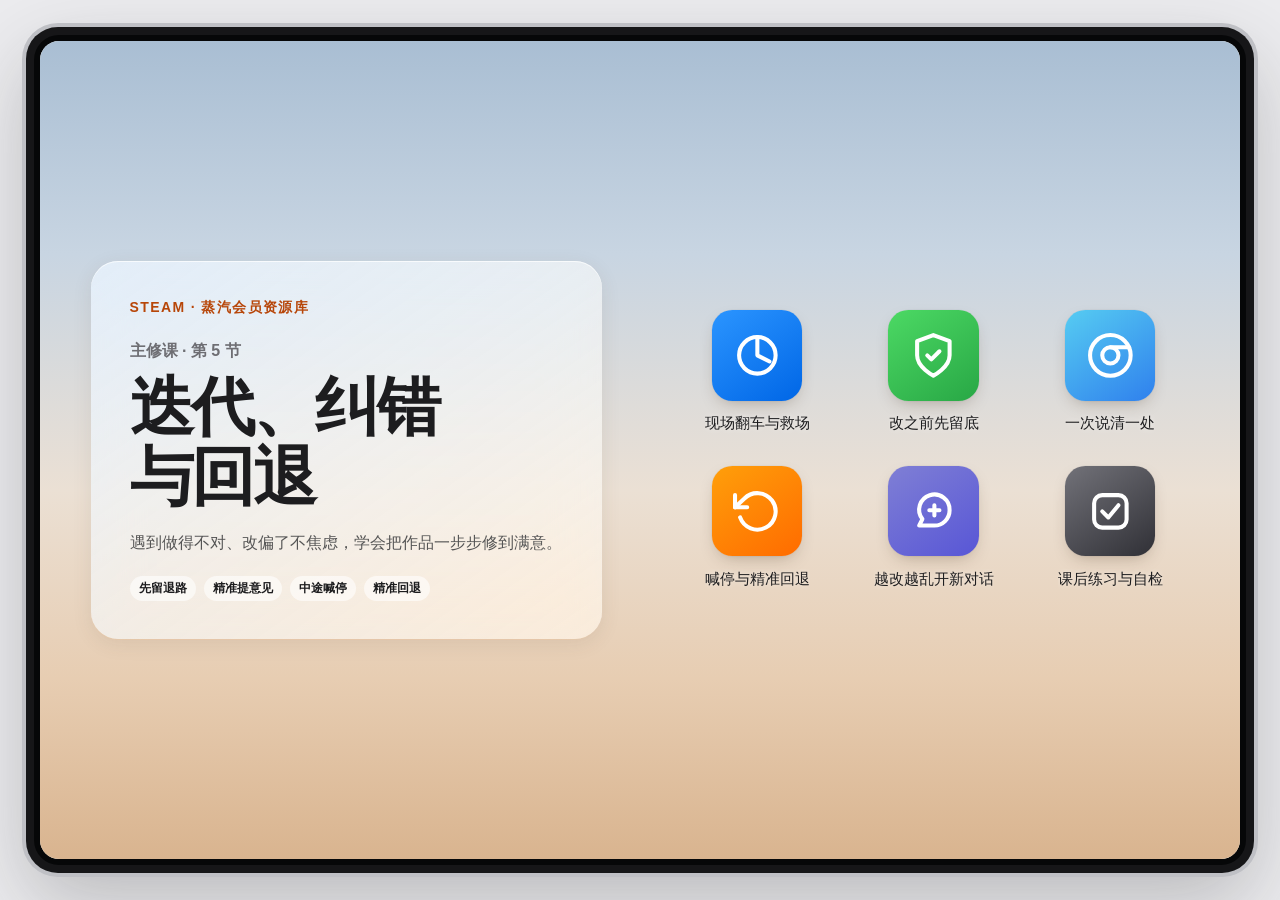
<file: lessons/05/index.html>
<!doctype html>
<html lang="zh-CN">
<head>
<meta charset="utf-8">
<meta name="viewport" content="width=device-width,initial-scale=1">
<title>第 5 节 · 蒸汽会员资源库</title>
<style>
/* =====================================================================
   蒸汽会员专属资源库 · 折叠屏手机界面（浅色版）
   配色与质感参考折叠屏展开视频：浅灰舞台、银色钛金属中框、细黑边框、
   浅色沙丘壁纸、白色毛玻璃小组件
   ===================================================================== */
:root{
  --bg:#ececef;--ink:#1d1d1f;--ink2:#6e6e73;--ink3:#8e8e93;--line:rgba(0,0,0,.08);
  --card:#fff;--card-h:#fff;--accent:#f26b1d;--accent2:#0a84ff;
  --ok:#1f9d55;--warn:#c27c0e;--plan:#6e6e73;--radius:18px;
  --font:-apple-system,BlinkMacSystemFont,"SF Pro Display","PingFang SC","Microsoft YaHei","Segoe UI",sans-serif;
  --mono:ui-monospace,SFMono-Regular,Consolas,"Courier New",monospace;
  --ease:cubic-bezier(.22,1,.36,1);
  --spring:cubic-bezier(.34,1.56,.64,1);
  --unfold:cubic-bezier(.5,0,.15,1);
  --H:720px;--W:1080px;
  --metal:.34em;--bez:.42em;--rO:3.3em;--th:.9em;
}
*{box-sizing:border-box}
html,body{height:100%;margin:0;overflow:hidden;background:var(--bg);color:var(--ink);font-family:var(--font);-webkit-font-smoothing:antialiased;-webkit-tap-highlight-color:transparent}
button{font:inherit;color:inherit}
a{color:var(--accent2)}
svg{display:block}
.preload *,.preload *::before,.preload *::after{transition:none!important}

/* ============ 舞台背景：明亮摄影棚 ============ */
.bg{position:fixed;inset:0;overflow:hidden;z-index:0;background:radial-gradient(120% 90% at 50% 38%,#fbfbfc 0%,#eeeef1 48%,#dcdde2 100%)}
.steam{position:absolute;inset:-10%}
.steam i{position:absolute;bottom:-25%;border-radius:50%;opacity:.35;animation:rise 26s linear infinite;will-change:transform}
.steam i:nth-child(1){left:-5%;width:44vw;height:44vw;background:radial-gradient(circle,#ffd7bd,transparent 65%)}
.steam i:nth-child(2){left:30%;width:40vw;height:40vw;background:radial-gradient(circle,#cfe3f7,transparent 65%);animation-duration:31s;animation-delay:-9s}
.steam i:nth-child(3){left:62%;width:42vw;height:42vw;background:radial-gradient(circle,#ffe6cf,transparent 65%);animation-duration:28s;animation-delay:-16s}
.steam i:nth-child(4){left:78%;width:34vw;height:34vw;background:radial-gradient(circle,#dbe8f5,transparent 65%);animation-duration:34s;animation-delay:-4s}
.steam i:nth-child(5){left:14%;width:30vw;height:30vw;background:radial-gradient(circle,#fff,transparent 65%);animation-duration:22s;animation-delay:-12s;opacity:.6}
@keyframes rise{0%{transform:translate3d(0,0,0) scale(.8)}50%{transform:translate3d(6vw,-60vh,0) scale(1.15)}100%{transform:translate3d(-4vw,-125vh,0) scale(.9)}}
.stretch{position:absolute;inset:0;display:flex;flex-direction:column;justify-content:center;opacity:.9;mask-image:radial-gradient(ellipse at center,#000 20%,transparent 72%);-webkit-mask-image:radial-gradient(ellipse at center,#000 20%,transparent 72%)}
.stretch .ln{white-space:nowrap;font-weight:800;font-size:clamp(60px,12vw,170px);line-height:.95;color:transparent;-webkit-text-stroke:1.2px rgba(0,0,0,.045);transform-origin:center;transform:scaleX(calc(var(--b,1) + var(--mx,0)*var(--k,.2)));transition:transform .6s var(--ease)}
.stretch .ln span{display:inline-block}
.stretch .ln:nth-child(even) span{animation-direction:reverse;animation-duration:60s}
.stretch .ln:nth-child(3){-webkit-text-stroke-color:rgba(242,107,29,.12)}
@keyframes slide{from{transform:translateX(0)}to{transform:translateX(-50%)}}

/* ============ 舞台与设备 ============ */
.stage{position:fixed;inset:0;z-index:1;display:grid;place-items:center;perspective:2600px;perspective-origin:50% 42%}
.floater{position:relative;transform-style:preserve-3d}
.intro .floater{animation:bob 5s ease-in-out infinite}
@keyframes bob{50%{transform:translateY(-10px)}}
.device{position:relative;width:var(--W);height:var(--H);transform-style:preserve-3d;font-size:calc(var(--H) / 50);transition:transform 1.7s var(--unfold)}
.device.folded{transform:translateX(-25%) rotateX(12deg) rotateY(-26deg) rotateZ(-4deg) scale(.88)}
.device.tilt{transition:transform .9s var(--ease)}
.settled .device,.settled .floater,.settled .half{transform-style:flat}
.settled .front{backface-visibility:visible;-webkit-backface-visibility:visible}
.settled .cover{visibility:hidden}
.settled .app,.settled .spot{transform:none}
.ground{position:absolute;left:6%;right:6%;bottom:-7%;height:9%;border-radius:50%;background:radial-gradient(ellipse at center,rgba(40,40,50,.32),rgba(40,40,50,.08) 55%,transparent 72%);filter:blur(14px);transition:left 1.6s var(--unfold),right 1.6s var(--unfold)}
.intro .ground{left:28%;right:52%}

.half{position:absolute;top:0;width:50%;height:100%;transform-style:preserve-3d}
.half.left{left:0;transform-origin:100% 50%;transition:transform 1.6s var(--unfold)}
.half.right{left:50%}
/* 折叠：左半边翻到右半边正前方（外屏朝向观众），展开时向观众一侧、从右向左翻开 */
.device.folded .half.left{transform:rotateY(180deg) translateZ(calc(-1 * var(--th) - .12em))}

/* 银色钛金属中框（含拉丝纹理与边缘高光） */
/* 机身厚度：正反两面各前后偏移半个厚度，中间用多层金属切片填充（由脚本生成） */
.slab{position:absolute;inset:0;pointer-events:none;backface-visibility:visible}
.left .slab{border-radius:var(--rO) 0 0 var(--rO)}
.right .slab{border-radius:0 var(--rO) var(--rO) 0}
.settled .slab{display:none}
.front{position:absolute;inset:0;backface-visibility:hidden;-webkit-backface-visibility:hidden;transform:translateZ(calc(var(--th) / 2));
  background:
    repeating-linear-gradient(90deg,rgba(255,255,255,.18) 0 1px,rgba(0,0,0,.025) 1px 3px),
    linear-gradient(160deg,#fbfbfc 0%,#d3d6db 18%,#eef0f2 38%,#b9bdc3 62%,#e6e8eb 82%,#a7abb1 100%);
  box-shadow:inset 0 0 0 1px rgba(0,0,0,.18),inset 0 1px 1px rgba(255,255,255,.9),inset 0 -1px 2px rgba(0,0,0,.18)}
.left .front{border-radius:var(--rO) 0 0 var(--rO);padding:var(--metal) 0 var(--metal) var(--metal)}
.right .front{border-radius:0 var(--rO) var(--rO) 0;padding:var(--metal) var(--metal) var(--metal) 0}
/* 侧键 */
.right .front::before{content:"";position:absolute;right:-.26em;top:22%;width:.3em;height:4.2em;border-radius:0 .3em .3em 0;
  background:linear-gradient(90deg,#9ea2a8,#e9ebee 50%,#b6bac0);box-shadow:inset 0 0 0 .5px rgba(0,0,0,.2)}
.right .front::after{content:"";position:absolute;top:-.26em;right:16%;width:5.4em;height:.3em;border-radius:.3em .3em 0 0;
  background:linear-gradient(180deg,#9ea2a8,#e9ebee 50%,#b6bac0);box-shadow:inset 0 0 0 .5px rgba(0,0,0,.2)}
/* 左半机身外侧：外屏（折叠时朝外，显示锁屏） */
.back{position:absolute;inset:0;backface-visibility:hidden;-webkit-backface-visibility:hidden;transform:rotateY(180deg) translateZ(calc(var(--th) / 2))}
.cover{border-radius:0 var(--rO) var(--rO) 0;padding:var(--metal);
  background:
    repeating-linear-gradient(90deg,rgba(255,255,255,.18) 0 1px,rgba(0,0,0,.025) 1px 3px),
    linear-gradient(200deg,#fbfbfc 0%,#d3d6db 18%,#eef0f2 38%,#b9bdc3 62%,#e6e8eb 82%,#a7abb1 100%);
  box-shadow:inset 0 0 0 1px rgba(0,0,0,.18),inset 0 1px 1px rgba(255,255,255,.9),inset 0 -1px 2px rgba(0,0,0,.18)}
/* 外屏侧键（折叠时在右侧可见） */
.cover::before{content:"";position:absolute;right:-.26em;top:22%;width:.3em;height:4.2em;border-radius:0 .3em .3em 0;
  background:linear-gradient(90deg,#9ea2a8,#e9ebee 50%,#b6bac0);box-shadow:inset 0 0 0 .5px rgba(0,0,0,.2)}
.cscreen{position:relative;width:100%;height:100%;overflow:hidden;isolation:isolate;border:var(--bez) solid #060708;
  border-radius:1.1em calc(var(--rO) - var(--metal)) calc(var(--rO) - var(--metal)) 1.1em}
.cover .wall{width:100%;left:0}
/* 翻动时外屏保持点亮，只是轻微变暗、变模糊，像真机一样 */
.cover .off{position:absolute;inset:0;z-index:20;background:#0b0d10;opacity:0;pointer-events:none;transition:opacity .6s ease}
.device:not(.folded) .cover .off{opacity:.18}
.cover .lock,.cover .wall{transition:filter .6s ease}
.device:not(.folded) .cover .lock,.device:not(.folded) .cover .wall{filter:blur(.5em)}
.lockm{display:none}

/* 屏幕：细黑边框 */
.screen{position:relative;width:100%;height:100%;overflow:hidden;background:#e9e3da;isolation:isolate;border:var(--bez) solid #060708}
.left .screen{border-right:0;border-radius:calc(var(--rO) - var(--metal)) 0 0 calc(var(--rO) - var(--metal))}
.right .screen{border-left:0;border-radius:0 calc(var(--rO) - var(--metal)) calc(var(--rO) - var(--metal)) 0}
/* 折痕 */
.left .screen::after,.right .screen::before{content:"";position:absolute;top:0;bottom:0;width:1.6em;z-index:9;pointer-events:none}
.left .screen::after{right:0;background:linear-gradient(90deg,transparent,rgba(0,0,0,.07) 80%,rgba(255,255,255,.25) 96%,rgba(0,0,0,.06))}
.right .screen::before{left:0;background:linear-gradient(270deg,transparent,rgba(0,0,0,.06) 85%,rgba(255,255,255,.2))}
.cam{position:absolute;top:.8em;left:50%;width:.82em;height:.82em;margin-left:-.41em;border-radius:50%;background:radial-gradient(circle at 35% 35%,#2b2f3a 0 18%,#050608 30%);box-shadow:0 0 0 1.5px rgba(0,0,0,.6);z-index:10}

/* 壁纸：浅色天空 + 沙丘（缓慢流动） */
.wall{position:absolute;top:0;height:100%;width:200%;z-index:0;
  background:linear-gradient(180deg,#a9bed3 0%,#c8d5e2 26%,#ebe0d4 55%,#e7cdb2 78%,#d9b48f 100%)}
.left .wall{left:0}
.right .wall{left:-100%}
.wall i{position:absolute;border-radius:50%;animation:drift 22s ease-in-out infinite alternate;will-change:transform}
/* 阅读板块时暂停背景动画，省电省性能 */
.app-open .steam i,.app-open .wall i{animation-play-state:paused}
.wall i:nth-child(1){width:95%;height:70%;left:-20%;top:62%;background:radial-gradient(ellipse at 50% 0%,#e8c7a3 0%,#d7a97e 45%,transparent 70%)}
.wall i:nth-child(2){width:90%;height:62%;left:38%;top:70%;background:radial-gradient(ellipse at 50% 0%,#f0d6ba 0%,#dcb48c 45%,transparent 70%);animation-duration:27s}
.wall i:nth-child(3){width:46%;height:60%;left:56%;top:-18%;background:radial-gradient(circle,rgba(255,250,240,.9),rgba(255,235,210,.35) 40%,transparent 66%);animation-duration:30s}
.wall i:nth-child(4){width:70%;height:40%;left:10%;top:38%;background:radial-gradient(ellipse,rgba(255,255,255,.55),transparent 65%);animation-duration:24s}
@keyframes drift{0%{transform:translate(0,0) scale(1)}50%{transform:translate(3%,-3%) scale(1.06)}100%{transform:translate(-3%,2%) scale(.97)}}

.content{position:absolute;inset:0;z-index:2;display:flex;flex-direction:column;padding:0 1.3em 1.1em;transition:filter 1.4s var(--unfold) .1s,opacity .9s .3s}
.device.folded .left .content{filter:blur(1.4em) saturate(.8)}
.device.folded .right .content{opacity:0;transition:opacity .3s}
.shade{position:absolute;inset:0;z-index:8;pointer-events:none;background:linear-gradient(90deg,rgba(20,20,25,.45),rgba(20,20,25,.12));opacity:0;transition:opacity 1.6s var(--unfold)}
.device.folded .shade{opacity:1}

/* 状态栏 */
.sb{display:flex;justify-content:space-between;align-items:center;height:2.9em;padding:0 .6em;font-size:.95em;font-weight:650;flex:none;color:#fff;text-shadow:0 1px 2px rgba(0,0,0,.15)}
.sb .ic{display:flex;gap:.35em;align-items:center}
.sb svg{width:1.15em;height:1.15em;fill:none;stroke:currentColor;stroke-width:2.2;stroke-linecap:round}
.bat{width:1.75em;height:.88em;border-radius:.28em;border:1.5px solid rgba(255,255,255,.9);position:relative;padding:1.5px}
.bat::after{content:"";position:absolute;right:-.24em;top:30%;width:.13em;height:40%;background:rgba(255,255,255,.9);border-radius:0 2px 2px 0}
.bat b{display:block;height:100%;width:82%;background:#fff;border-radius:1.5px}

/* ============ 锁屏（外屏） ============ */
.lock{position:absolute;inset:0;z-index:12;display:flex;flex-direction:column;align-items:center;padding:4em 1.4em 1.6em;cursor:pointer;color:#fff;
  transition:transform 1s var(--ease),opacity .8s}
.lock.gone{transform:translateY(-105%);opacity:0;pointer-events:none}
.device:not(.folded) .cover .lock{pointer-events:none}
.lock .ld{font-size:1.05em;font-weight:600;text-shadow:0 1px 6px rgba(40,60,90,.25)}
.lock .lt{font-size:6.6em;font-weight:700;letter-spacing:-.035em;line-height:1;margin:.04em 0 .14em;color:#fff;text-shadow:0 2px 18px rgba(40,60,90,.25)}
.lock .ln2{font-size:1.1em;font-weight:700;letter-spacing:.06em;text-shadow:0 1px 6px rgba(40,60,90,.3)}
.lock .ln3{font-size:.78em;letter-spacing:.38em;margin-top:.35em;font-weight:700;color:rgba(255,255,255,.85)}
.notif{margin-top:2.2em;width:100%;padding:.9em 1em;border-radius:1.4em;color:var(--ink);background:rgba(255,255,255,.62);backdrop-filter:blur(22px) saturate(1.6);-webkit-backdrop-filter:blur(22px) saturate(1.6);
  box-shadow:0 .4em 1.4em rgba(80,60,40,.12);display:flex;gap:.8em;align-items:center;text-align:left;animation:notif 1s var(--spring) .5s both}
@keyframes notif{from{opacity:0;transform:translateY(1em) scale(.94)}}
.notif .ni{flex:none;width:2.6em;height:2.6em;border-radius:.75em;display:grid;place-items:center;background:linear-gradient(150deg,#ffa25c,#ff5e3a)}
.notif .ni svg{width:55%;height:55%;fill:none;stroke:#fff;stroke-width:2;stroke-linecap:round}
.notif b{display:block;font-size:.9em}
.notif span{font-size:.8em;color:var(--ink2)}
.unlock{margin-top:auto;display:flex;flex-direction:column;align-items:center;gap:.5em;font-size:.9em;color:rgba(40,30,20,.75);font-weight:600}
.unlock .arr{width:2.7em;height:2.7em;border-radius:50%;display:grid;place-items:center;background:rgba(255,255,255,.55);backdrop-filter:blur(10px);-webkit-backdrop-filter:blur(10px);animation:pulse 1.8s ease-in-out infinite}
.unlock .arr svg{width:50%;height:50%;fill:none;stroke:#3a3a3c;stroke-width:2.4;stroke-linecap:round;stroke-linejoin:round}
@keyframes pulse{0%,100%{box-shadow:0 0 0 0 rgba(255,255,255,.7)}50%{box-shadow:0 0 0 .9em rgba(255,255,255,0)}}

/* ============ 小组件（白色毛玻璃） ============ */
.wgrid{display:grid;grid-template-columns:1fr 1fr;gap:1em;padding:.5em .3em;flex:1;align-content:start;min-height:0}
.wg{position:relative;overflow:hidden;border-radius:1.7em;padding:1.1em 1.25em;text-align:left;cursor:pointer;border:0;color:var(--ink);
  background:rgba(255,255,255,.6);backdrop-filter:blur(24px) saturate(1.7);-webkit-backdrop-filter:blur(24px) saturate(1.7);
  box-shadow:0 .3em 1.2em rgba(90,70,50,.1),inset 0 1px 0 rgba(255,255,255,.7);
  transform:perspective(60em) translateY(var(--ly,0)) scale(var(--ls,1)) rotateX(var(--rx,0deg)) rotateY(var(--ry,0deg));
  transition:transform .45s var(--spring),background .2s,box-shadow .3s}
.wg::after{content:"";position:absolute;inset:0;border-radius:inherit;pointer-events:none;opacity:0;transition:opacity .3s;
  background:radial-gradient(18em circle at var(--gx,50%) var(--gy,50%),rgba(255,255,255,.75),transparent 60%)}
.wg:hover{--ly:-.18em;background:rgba(255,255,255,.72);box-shadow:0 1em 2.2em rgba(90,70,50,.16),inset 0 1px 0 rgba(255,255,255,.7)}
.wg:hover::after{opacity:.55}
.wg:active{--ls:.97}
.w-clock:hover{--ly:-.1em}
.wg .wh{font-size:.78em;letter-spacing:.1em;color:var(--ink2);font-weight:700;display:flex;align-items:center;gap:.4em}
.w-clock{grid-column:span 2;display:flex;align-items:flex-end;justify-content:space-between;gap:1em;padding:1.3em 1.4em;cursor:default}
.w-clock .t{font-size:4.6em;font-weight:700;letter-spacing:-.035em;line-height:.9;font-variant-numeric:tabular-nums}
.w-clock .d{font-size:.95em;color:var(--ink2);margin-top:.5em;font-weight:500}
.w-clock .n{text-align:right;font-size:.9em;font-weight:700;line-height:1.5}
.w-clock .n small{display:block;font-size:.78em;letter-spacing:.3em;color:var(--accent)}
.w-map ol{list-style:none;margin:.7em 0 0;padding:0;display:flex;flex-direction:column;gap:.55em}
.w-map li{display:grid;grid-template-columns:3.8em 1fr;white-space:nowrap;gap:.6em;align-items:center;font-size:.82em;font-weight:600}
.w-map li i{display:block;height:.45em;border-radius:9px;background:rgba(0,0,0,.08);overflow:hidden;position:relative}
.w-map li i::after{content:"";position:absolute;inset:0;width:var(--p);border-radius:inherit;background:linear-gradient(90deg,#ff9a4d,var(--accent));transform-origin:left;animation:bar 1.4s var(--ease) both;animation-delay:var(--dl)}
@keyframes bar{from{transform:scaleX(0)}}
.w-stats .nums{display:grid;grid-template-columns:1fr 1fr;gap:.6em .8em;margin-top:.7em}
.w-stats b{display:block;font-size:2em;font-weight:700;line-height:1;font-variant-numeric:tabular-nums;color:var(--ink)}
.w-stats .stat:nth-child(1) b{color:#f26b1d}.w-stats .stat:nth-child(2) b{color:#0a84ff}.w-stats .stat:nth-child(3) b{color:#30b158}
.w-stats span{font-size:.75em;color:var(--ink2)}
.w-prompt{grid-column:span 2}
.w-prompt .pt{font-size:1.15em;font-weight:700;margin:.45em 0 .2em}
.w-prompt .pd{font-size:.85em;color:var(--ink2);line-height:1.55}
.w-prompt .go{position:absolute;right:1.1em;top:1em;font-size:.78em;padding:.2em .8em;border-radius:999px;background:rgba(10,132,255,.12);color:#0a6fd6;font-weight:600}
.w-mini{display:flex;align-items:center;gap:.85em;padding:.95em 1.1em}
.w-mini .mi{flex:none;width:2.7em;height:2.7em;border-radius:.8em;display:grid;place-items:center;background:linear-gradient(180deg,var(--g1),var(--g2));box-shadow:0 0 0 .5px rgba(0,0,0,.08);box-shadow:inset 0 1px 0 rgba(255,255,255,.35)}
.w-mini .mi svg{width:55%;height:55%;fill:none;stroke:var(--gc,#fff);stroke-width:2;stroke-linecap:round;stroke-linejoin:round}
.w-mini b{display:block;font-size:1em}
.w-mini small{display:block;font-size:.78em;color:var(--ink2)}

/* ============ 图标 ============ */
.spill{display:flex;align-items:center;gap:.55em;margin:.2em .3em 1.1em;padding:.65em 1.1em;border-radius:999px;cursor:pointer;flex:none;border:0;
  background:rgba(255,255,255,.45);color:rgba(30,30,35,.6);font-size:.95em;backdrop-filter:blur(18px) saturate(1.6);-webkit-backdrop-filter:blur(18px) saturate(1.6);box-shadow:inset 0 1px 0 rgba(255,255,255,.6);transition:background .2s}
.spill:hover{background:rgba(255,255,255,.6)}
.spill svg{width:1.1em;height:1.1em;fill:none;stroke:currentColor;stroke-width:2.2;stroke-linecap:round}
.spill kbd{margin-left:auto;font-family:var(--mono);font-size:.8em;border:1px solid rgba(0,0,0,.15);border-radius:.4em;padding:0 .45em}
.igrid{display:grid;grid-template-columns:repeat(4,1fr);gap:1.7em .3em;padding:.2em .1em;align-content:start}
.ico{background:none;border:0;padding:0;display:flex;flex-direction:column;align-items:center;gap:.45em;cursor:pointer;color:var(--ink);min-width:0}
/* iOS 风格图标：系统色、自上而下的轻微渐变、约 22% 圆角，无厚重高光 */
.sq{position:relative;width:4.7em;height:4.7em;border-radius:22.5%;display:grid;place-items:center;
  background:linear-gradient(180deg,var(--g1),var(--g2));
  box-shadow:0 0 0 .5px rgba(0,0,0,.06),0 .35em .9em -.35em rgba(60,40,20,.35);
  transform:translateY(var(--ly,0)) scale(calc(var(--ls,1) * var(--ds,1))) rotateX(var(--rx,0deg)) rotateY(var(--ry,0deg));
  transition:transform .4s var(--spring),box-shadow .3s,filter .2s}
.ico{perspective:22em}
.dock .sq{transform-origin:50% 100%}
/* 悬停扫光 */
.sq::after{content:"";position:absolute;inset:0;border-radius:inherit;pointer-events:none;opacity:0;
  background:linear-gradient(115deg,transparent 32%,rgba(255,255,255,.65) 48%,transparent 64%);background-size:260% 100%;background-position:140% 0}
.ico:hover .sq::after{animation:shine .9s var(--ease)}
@keyframes shine{0%{opacity:1;background-position:140% 0}100%{opacity:1;background-position:-40% 0}}
.sq svg{position:relative;width:54%;height:54%;fill:none;stroke:var(--gc,#fff);stroke-width:2;stroke-linecap:round;stroke-linejoin:round}
.sq .emo{font-size:2em;line-height:1}
.ico:hover .sq{--ly:-.28em;--ls:1.08;box-shadow:0 0 0 .5px rgba(0,0,0,.06),0 1em 1.6em -.6em rgba(60,40,20,.5)}
.ico:active .sq{--ls:.9;filter:brightness(.92)}
.lb{transition:transform .35s var(--spring)}
.ico:hover .lb{transform:translateY(-.12em)}
.ico:focus-visible .sq{outline:2px solid var(--accent2);outline-offset:3px}
.lb{font-size:.8em;font-weight:500;color:#1d1d1f;text-shadow:0 0 6px rgba(255,255,255,.6);white-space:nowrap;overflow:hidden;text-overflow:ellipsis;max-width:100%}
.ico.opening .sq{visibility:hidden}
.dock{margin-top:auto;flex:none;display:flex;justify-content:space-around;align-items:center;padding:.85em .5em;border-radius:2.3em;
  background:rgba(255,255,255,.38);backdrop-filter:blur(26px) saturate(1.8);-webkit-backdrop-filter:blur(26px) saturate(1.8);box-shadow:inset 0 1px 0 rgba(255,255,255,.6),0 .3em 1em rgba(90,60,30,.08)}
.dock .lb{display:none}

/* 入场 */
.ico,.wg,.spill,.dock{opacity:0}
.ready .ico{animation:pop .7s var(--spring) both;animation-delay:calc(var(--i,0) * 32ms + 80ms)}
.ready .wg{animation:wgIn .9s var(--ease) both;animation-delay:calc(var(--i,0) * 90ms)}
.ready .spill,.ready .dock{animation:wgIn .8s var(--ease) both .15s}
/* 展开时左屏内容已在，从模糊变清晰（参考视频） */
.unfolding .left .wg{opacity:1}
.ready .left .wg{animation:none;opacity:1}
.ready .ico.popped,.ready .wg.popped{animation:none;opacity:1}

/* ============ 拖动排序 ============ */
.content{user-select:none;-webkit-user-select:none;-webkit-touch-callout:none}
.ico,.wg{touch-action:manipulation}
.placeholder{opacity:.22!important}
.placeholder .sq,.placeholder.wg{box-shadow:none!important}
body.editing .ico:not(.placeholder) .sq{animation:jiggle .26s ease-in-out infinite alternate}
body.editing .ico:nth-child(even):not(.placeholder) .sq{animation-delay:-.13s}
body.editing .wg:not(.placeholder){animation:jiggleW .32s ease-in-out infinite alternate}
@keyframes jiggle{from{rotate:-2deg}to{rotate:2deg}}
@keyframes jiggleW{from{rotate:-.45deg}to{rotate:.45deg}}
.ghost{position:fixed!important;z-index:1000;margin:0;pointer-events:none;opacity:1!important;animation:none!important;
  transform:scale(1);transition:transform .25s var(--spring),filter .25s,left .3s var(--ease),top .3s var(--ease);will-change:left,top}
.ghost.lift{transform:scale(1.12) rotate(-2deg);filter:drop-shadow(0 22px 26px rgba(40,30,20,.28));transition:transform .25s var(--spring),filter .25s}
.ghost.drop{transform:scale(1);filter:none}
.ghost .lb{opacity:0}
.ghost.wg{color:var(--ink);background:rgba(255,255,255,.85)}
/* 左屏空白处可拖动合上手机 */
.settled:not(.m) #homeL{cursor:grab}
.folding,.folding *{cursor:grabbing!important}
.folding .content{user-select:none}
.hint button{background:none;border:0;padding:0;color:var(--accent2);cursor:pointer;font-size:inherit;letter-spacing:inherit}
.hint button:hover{text-decoration:underline}
.sr-reset{align-self:center;margin:0 0 6px;padding:6px 14px;border-radius:999px;border:0;background:rgba(10,132,255,.1);color:var(--accent2);cursor:pointer;font-size:13px}
@keyframes pop{from{opacity:0;transform:scale(.3) translateY(1em)}to{opacity:1;transform:none}}
@keyframes wgIn{from{opacity:0;transform:translateY(1.4em) scale(.96)}to{opacity:1;transform:none}}

.hint{position:absolute;left:0;right:0;bottom:3.2vh;margin:0;text-align:center;color:#8e8e93;font-size:13px;letter-spacing:.12em;transition:opacity .5s}

/* ============ 应用窗口（浅色） ============ */
.app{position:absolute;z-index:30;inset:calc(var(--metal) + var(--bez));border-radius:calc(var(--rO) - var(--metal) - var(--bez));overflow:hidden;display:flex;flex-direction:column;
  background:#f5f5f7;transform:translateZ(calc(var(--th) * .5 + 4px));transform-origin:0 0;font-size:15px;color:var(--ink)}
.app[hidden]{display:none}
.app-bg{position:absolute;inset:0;z-index:5;pointer-events:none;background:linear-gradient(180deg,var(--g1),var(--g2));opacity:0}
.app-head{position:relative;z-index:3;flex:none;display:flex;align-items:center;gap:12px;padding:16px 18px 12px;border-bottom:1px solid var(--line);
  background:rgba(255,255,255,.82);backdrop-filter:blur(20px);-webkit-backdrop-filter:blur(20px)}
.app-head svg{width:20px;height:20px;fill:none;stroke:currentColor;stroke-width:2.2;stroke-linecap:round;stroke-linejoin:round}
.app-back{display:flex;align-items:center;gap:2px;background:none;border:0;color:var(--accent2);cursor:pointer;padding:6px 8px 6px 2px;border-radius:10px;font-size:15px;flex:none}
.app-back:hover{background:rgba(0,0,0,.04)}
.app-title{flex:1;display:flex;align-items:center;justify-content:center;gap:10px;font-weight:700;font-size:16px;min-width:0;margin-right:58px}
.app-title .mini{flex:none;width:26px;height:26px;border-radius:8px;display:grid;place-items:center;background:linear-gradient(180deg,var(--g1),var(--g2));box-shadow:0 0 0 .5px rgba(0,0,0,.08)}
.app-title .mini svg{width:60%;height:60%;stroke:var(--gc,#fff);stroke-width:2.2}
.app-title .mini .emo{font-size:15px}
.app-title span:last-child{white-space:nowrap;overflow:hidden;text-overflow:ellipsis}
.hbtn{background:none;border:0;cursor:pointer;color:var(--ink2);padding:8px;border-radius:10px}
.hbtn:hover{background:rgba(0,0,0,.05);color:var(--ink)}
.app-body{position:relative;z-index:1;flex:1;overflow:auto;overscroll-behavior:contain;padding:28px 36px 80px;line-height:1.75;scrollbar-width:thin}
.app-body .wrap{max-width:1000px;margin:0 auto}
.app-body h2{margin:0 0 6px;font-size:30px;letter-spacing:-.02em;font-weight:700}
.app-body .intro{color:var(--ink2);margin:0 0 24px;max-width:760px}
.app-foot{margin-top:40px;color:var(--ink3);font-size:12.5px;text-align:center}
.hbar{position:absolute;z-index:6;bottom:8px;left:50%;width:132px;height:5px;margin-left:-66px;border-radius:9px;border:0;padding:0;background:rgba(0,0,0,.4);cursor:pointer}
.hbar::before{content:"";position:absolute;inset:-12px -10px}
.app.show .item{animation:itemIn .65s var(--ease) both;animation-delay:var(--d,0s)}
@keyframes itemIn{from{opacity:0;translate:0 18px}to{opacity:1;translate:0 0}}
.item.flash{animation:flash 1.6s ease both!important}
@keyframes flash{0%,40%{box-shadow:0 0 0 2px var(--accent),0 0 26px rgba(242,107,29,.3)}100%{box-shadow:0 0 0 0 transparent}}

/* ============ 全局搜索（浅色毛玻璃） ============ */
.spot{position:absolute;z-index:40;inset:calc(var(--metal) + var(--bez));border-radius:calc(var(--rO) - var(--metal) - var(--bez));display:flex;flex-direction:column;align-items:center;padding:2.6em 1.4em 1.4em;
  background:rgba(240,238,235,.6);backdrop-filter:blur(30px) saturate(1.5);-webkit-backdrop-filter:blur(30px) saturate(1.5);transform:translateZ(calc(var(--th) * .5 + 6px));
  opacity:0;transition:opacity .25s;font-size:15px}
.spot.show{opacity:1}
.spot[hidden]{display:none}
.spot-box{width:min(640px,100%);display:flex;align-items:center;gap:10px;padding:12px 14px;border-radius:16px;background:rgba(255,255,255,.85);box-shadow:0 6px 24px rgba(0,0,0,.08);
  transform:translateY(-12px) scale(.97);transition:transform .45s var(--spring)}
.spot.show .spot-box{transform:none}
.spot-box svg{flex:none;width:20px;height:20px;fill:none;stroke:var(--ink3);stroke-width:2.2;stroke-linecap:round}
.spot-box input{flex:1;min-width:0;background:none;border:0;outline:none;color:var(--ink);font-size:17px;font-family:inherit}
.spot-x{background:none;border:0;color:var(--accent2);cursor:pointer;font-size:15px;padding:2px 4px}
.spot-res{width:min(640px,100%);margin-top:14px;overflow:auto;flex:1;display:flex;flex-direction:column;gap:6px;scrollbar-width:thin}
.sr{display:flex;gap:12px;align-items:center;text-align:left;width:100%;padding:10px 12px;border-radius:14px;border:0;background:rgba(255,255,255,.6);cursor:pointer;animation:itemIn .4s var(--ease) both}
.sr:hover,.sr:focus-visible{background:#fff;outline:none}
.sr .mini{flex:none;width:34px;height:34px;border-radius:10px;display:grid;place-items:center;background:linear-gradient(180deg,var(--g1),var(--g2));box-shadow:0 0 0 .5px rgba(0,0,0,.08)}
.sr .mini svg{width:58%;height:58%;fill:none;stroke:var(--gc,#fff);stroke-width:2;stroke-linecap:round;stroke-linejoin:round}
.sr b{display:block;font-size:14.5px;font-weight:600;white-space:nowrap;overflow:hidden;text-overflow:ellipsis}
.sr small{display:block;color:var(--ink2);font-size:12.5px;white-space:nowrap;overflow:hidden;text-overflow:ellipsis}
.sr div{min-width:0}
.spot-empty{color:var(--ink2);text-align:center;padding:30px 0;font-size:14px}

/* ============ 内容样式（浅色卡片） ============ */
.grid{display:grid;grid-template-columns:repeat(auto-fill,minmax(280px,1fr));gap:16px}
.card{--rx:0deg;--ry:0deg;--gx:50%;--gy:50%;position:relative;background:#fff;border:1px solid rgba(0,0,0,.05);border-radius:var(--radius);padding:20px 22px;display:flex;flex-direction:column;gap:8px;
  box-shadow:0 1px 2px rgba(0,0,0,.04),0 6px 20px rgba(0,0,0,.04);
  transform:perspective(900px) rotateX(var(--rx)) rotateY(var(--ry));transition:transform .35s var(--ease),box-shadow .25s,border-color .25s;overflow:hidden}
.card::before{content:"";position:absolute;inset:0;pointer-events:none;opacity:0;transition:opacity .3s;background:radial-gradient(260px circle at var(--gx) var(--gy),rgba(242,107,29,.07),transparent 60%)}
.card:hover{box-shadow:0 2px 4px rgba(0,0,0,.04),0 14px 34px rgba(0,0,0,.08)}
.card:hover::before{opacity:1}
.card.tilting{transition:transform .08s linear,box-shadow .25s,border-color .25s}
.card h3{margin:0;font-size:16.5px;line-height:1.45;font-weight:650}
.card p{margin:0;color:var(--ink2);font-size:14.2px}
.card.slot{border:1.5px dashed rgba(10,132,255,.35);background:rgba(10,132,255,.035);box-shadow:none}
.card.slot h3::before{content:"待设置 · ";color:var(--accent2);font-size:12.5px;font-weight:600}
.tags{display:flex;gap:6px;flex-wrap:wrap}
.tag{font-size:12px;padding:1px 9px;border-radius:999px;background:rgba(0,0,0,.05);color:var(--ink2)}
.badge{font-size:12px;padding:1px 9px;border-radius:999px;font-weight:600;white-space:nowrap}
.b-done{background:rgba(52,199,89,.14);color:var(--ok)}
.b-wip{background:rgba(255,159,10,.16);color:var(--warn)}
.b-plan{background:rgba(0,0,0,.05);color:var(--plan)}
.row{display:flex;justify-content:space-between;align-items:flex-start;gap:10px}
.row .tag,.row .badge{flex:none;white-space:nowrap}
.card.wide{grid-column:1/-1}
.card.hl{border-color:rgba(10,132,255,.22);background:linear-gradient(180deg,rgba(10,132,255,.06),#fff 70%)}
.card ul{margin:2px 0 0;padding-left:18px;color:var(--ink2);font-size:14px}
.card li{margin:3px 0}
.card .note{font-size:12.5px;color:var(--ink3)}
.tbl-wrap{max-width:100%;overflow-x:auto;-webkit-overflow-scrolling:touch;border:1px solid rgba(0,0,0,.07);border-radius:12px;margin-top:4px}
.tbl{width:100%;border-collapse:collapse;font-size:13.5px;line-height:1.55;min-width:560px}
.tbl th{text-align:left;font-weight:650;color:var(--ink);background:#f5f5f7;padding:9px 12px;white-space:nowrap;border-bottom:1px solid rgba(0,0,0,.07)}
.tbl td{padding:9px 12px;color:var(--ink2);vertical-align:top;border-top:1px solid rgba(0,0,0,.05)}
.tbl tr:first-child td{border-top:0}
.tbl td.k{color:var(--ink);font-weight:600;white-space:nowrap}
.lv{display:grid;grid-template-columns:repeat(auto-fit,minmax(200px,1fr));gap:10px;margin-top:4px}
.lv-i{border-radius:12px;padding:12px 14px;display:flex;flex-direction:column;gap:4px;font-size:13.5px;line-height:1.55}
.lv-i b{font-size:14px}
.lv-i span{color:var(--ink2)}
.lv-g{background:rgba(52,199,89,.1)}.lv-g b{color:#1a7f3c}
.lv-y{background:rgba(255,179,0,.13)}.lv-y b{color:#9a6400}
.lv-r{background:rgba(255,59,48,.09)}.lv-r b{color:#c4271d}
.chips{display:flex;flex-wrap:wrap;gap:8px;margin:0 0 16px}
.chip{font:inherit;font-size:13px;padding:5px 14px;border-radius:999px;border:1px solid rgba(0,0,0,.1);background:#fff;color:var(--ink2);cursor:pointer;transition:.2s}
.chip:hover{border-color:var(--accent2);color:var(--accent2)}
.chip.on{background:var(--ink);border-color:var(--ink);color:#fff}
.item.off{display:none}
.m .tbl{min-width:0}
.m .tbl thead{display:none}
.m .tbl tr{display:block;padding:11px 14px;border-top:1px solid rgba(0,0,0,.06)}
.m .tbl tr:first-child{border-top:0}
.m .tbl td{display:block;padding:2px 0;border:0;white-space:normal}
.m .tbl td::before{content:attr(data-l) "：";color:var(--ink);font-weight:600}
.m .tbl td.k{font-size:15px;margin-bottom:3px}
.m .tbl td.k::before{content:none}
.links{display:flex;gap:8px;flex-wrap:wrap;margin-top:auto;padding-top:8px}
.btn{position:relative;overflow:hidden;display:inline-flex;align-items:center;gap:6px;padding:6px 15px;border-radius:999px;border:1px solid rgba(0,0,0,.1);background:#fff;color:var(--ink);font-size:13px;cursor:pointer;font-family:inherit;transition:.2s;text-decoration:none;white-space:nowrap}
.btn:hover{border-color:var(--accent2);color:var(--accent2)}
.btn.pri{background:var(--accent2);border:0;color:#fff;font-weight:600}
.btn.pri:hover{color:#fff;filter:brightness(1.08)}
.btn[aria-disabled=true]{opacity:.45;pointer-events:none}
.ripple{position:absolute;border-radius:50%;background:rgba(255,255,255,.5);transform:scale(0);animation:rip .65s ease-out forwards;pointer-events:none}
.btn:not(.pri) .ripple{background:rgba(10,132,255,.2)}
@keyframes rip{to{transform:scale(4);opacity:0}}
.steps{display:flex;flex-direction:column;position:relative;margin-left:4px}
.step{display:grid;grid-template-columns:46px 1fr;gap:18px;padding-bottom:22px;position:relative}
.step:not(:last-child)::before{content:"";position:absolute;left:22px;top:46px;bottom:0;width:2px;background:linear-gradient(rgba(242,107,29,.5),transparent)}
.num{width:46px;height:46px;border-radius:50%;display:grid;place-items:center;font-weight:700;background:linear-gradient(150deg,#ffa25c,#f26b1d);color:#fff;box-shadow:0 4px 12px rgba(242,107,29,.3)}
.step .body{background:#fff;border:1px solid rgba(0,0,0,.05);border-radius:var(--radius);padding:16px 20px;min-width:0;box-shadow:0 1px 2px rgba(0,0,0,.04),0 6px 20px rgba(0,0,0,.04)}
.step h3{margin:0 0 4px;font-size:16.5px;font-weight:650}
.step p{margin:0;color:var(--ink2);font-size:14.2px}
.step ul{margin:8px 0 0;padding-left:18px;color:var(--ink2);font-size:14.2px}
.step .codebox{margin-top:10px}
.codebox{position:relative}
pre.code{margin:0;background:#f5f5f7;border:1px solid rgba(0,0,0,.06);border-radius:12px;padding:38px 16px 14px;font-family:var(--mono);font-size:13px;line-height:1.7;white-space:pre-wrap;word-break:break-word;color:#1d1d1f;max-height:300px;overflow:auto}
.codebox .btn.copy{position:absolute;right:8px;top:8px;padding:3px 11px;font-size:12px}
.prompt-grid{display:grid;grid-template-columns:repeat(auto-fill,minmax(400px,1fr));gap:16px}
details{background:#fff;border:1px solid rgba(0,0,0,.05);border-radius:16px;padding:0 20px;margin-bottom:12px;box-shadow:0 1px 2px rgba(0,0,0,.04),0 6px 20px rgba(0,0,0,.035);transition:box-shadow .25s}
details[open]{box-shadow:0 2px 4px rgba(0,0,0,.04),0 14px 34px rgba(0,0,0,.07)}
summary{cursor:pointer;padding:15px 0;font-weight:600;list-style:none;display:flex;align-items:center;gap:12px}
summary::-webkit-details-marker{display:none}
summary .no{flex:none;font-size:12px;font-weight:700;letter-spacing:.04em;padding:3px 10px;border-radius:999px;background:rgba(242,107,29,.1);color:var(--accent)}
summary .tt{flex:1}
summary::after{content:"+";color:var(--ink3);font-size:22px;line-height:1;transition:transform .3s var(--ease)}
details[open] summary::after{transform:rotate(45deg)}
details .ans{padding:2px 0 18px;color:var(--ink2);font-size:14.5px}
details .ans h4{margin:16px 0 6px;color:var(--ink);font-size:14px}
details .ans ul,details .ans ol{margin:4px 0;padding-left:20px}
details .ans li{margin:3px 0}
details .ans .codebox{margin-top:10px}
.goal{padding:10px 14px;border-radius:12px;background:rgba(10,132,255,.07);color:#0b5cad}
.ans code,.card code,.step code{font-family:var(--mono);background:rgba(0,0,0,.05);padding:1px 6px;border-radius:5px;font-size:.92em;color:#c2410c}
.plan{display:grid;grid-template-columns:repeat(auto-fit,minmax(230px,1fr));gap:16px}
.plan .card h3{display:flex;gap:10px;align-items:center}
.plan .wk{font-size:12px;font-weight:700;padding:2px 10px;border-radius:999px;background:linear-gradient(150deg,#ffa25c,#f26b1d);color:#fff;white-space:nowrap}
.plan ul{margin:6px 0 0;padding-left:18px;color:var(--ink2);font-size:14px}
.plan li{margin:4px 0}
.gl{display:grid;grid-template-columns:repeat(auto-fill,minmax(260px,1fr));gap:14px}
.gl .card h3{color:var(--accent)}
.toast{position:fixed;left:50%;bottom:64px;transform:translate(-50%,20px);background:rgba(29,29,31,.9);color:#fff;padding:9px 22px;border-radius:999px;font-weight:600;font-size:14px;opacity:0;pointer-events:none;transition:.3s var(--ease);z-index:99;backdrop-filter:blur(10px)}
.toast.show{opacity:1;transform:translate(-50%,0)}

/* ============ 手机模式：设备就是屏幕 ============ */
.m .device{width:100vw;height:var(--H);font-size:15px}
.m .device.folded{transform:scale(.7) rotateX(14deg) rotateY(-18deg) rotateZ(-4deg)}
.m .half.left{display:none}
.m .lockm{display:flex}
.m .half.right{left:0;width:100%}
.m .right .front{padding:0;border-radius:0;transition:padding 1.3s var(--unfold),border-radius 1.3s var(--unfold)}
.m .right .slab{border-radius:56px}
.m .right .front::before,.m .right .front::after{opacity:0;transition:opacity .8s}
.m .right .screen{border-width:0;border-radius:0;transition:border-radius 1.3s var(--unfold),border-width 1.3s var(--unfold)}
.m .device.folded .right .front{padding:7px;border-radius:56px}
.m .device.folded .right .front::before,.m .device.folded .right .front::after{opacity:1}
.m .device.folded .right .screen{border-width:9px;border-radius:49px}
.m .right .screen::before{display:none}
.m .content{overflow-y:auto;overscroll-behavior:contain;padding:env(safe-area-inset-top) 16px calc(14px + env(safe-area-inset-bottom));scrollbar-width:none}
.m .content::-webkit-scrollbar{display:none}
.m .wgrid{flex:none;gap:12px;padding:4px 0 14px}
.m .w-map,.m .w-mini{display:none}
.m .w-clock{padding:1em 1.2em}
.m .w-clock .t{font-size:3.1em}
.m .w-stats{grid-column:span 2}
.m .w-stats .nums{grid-template-columns:repeat(4,1fr)}
.m .w-stats b{font-size:1.7em}
.m .igrid{gap:18px 4px;margin-bottom:18px}
.m .sq{width:3.9em;height:3.9em}
.m .dock{position:sticky;bottom:0;margin-top:auto;background:rgba(255,255,255,.55)}
.m .app,.m .spot{inset:0;border-radius:0}
.m .app-head{padding-top:max(14px,env(safe-area-inset-top))}
.m .app-back span{display:none}
.m .app-title{margin-right:30px}
.m .app-body{padding:20px 16px 70px}
.m .prompt-grid,.m .grid,.m .gl{grid-template-columns:minmax(0,1fr)}
.m .hint,.m .ground{display:none}
.m .lock{padding-top:max(4.5em,env(safe-area-inset-top))}
.m .lock .lt{font-size:5.6em}
.m .spot{padding-top:max(20px,env(safe-area-inset-top))}

@media(prefers-reduced-motion:reduce){
  *,*::before,*::after{animation-duration:.01ms!important;animation-delay:0s!important;transition-duration:.01ms!important;transition-delay:0s!important}
}

/* ============ 长卡片折叠 + 全文悬浮窗 ============ */
.cbody{display:flex;flex-direction:column;gap:8px;min-width:0}
.card.clamp .cbody{max-height:var(--ch,300px);overflow:hidden;cursor:pointer;-webkit-mask-image:linear-gradient(180deg,#000 62%,transparent);mask-image:linear-gradient(180deg,#000 62%,transparent)}
.more{align-self:flex-start;font:inherit;font-size:13px;font-weight:600;color:var(--accent2);background:rgba(10,132,255,.08);border:0;border-radius:999px;padding:5px 14px;cursor:pointer;transition:background .2s}
.more::after{content:" ›"}
.more:hover{background:rgba(10,132,255,.15)}
.reader{position:absolute;inset:0;z-index:40;display:flex;align-items:center;justify-content:center;padding:26px}
.reader[hidden]{display:none}
.rd-mask{position:absolute;inset:0;background:rgba(28,28,32,.26);-webkit-backdrop-filter:blur(6px);backdrop-filter:blur(6px);opacity:0;transition:opacity .3s}
.rd-panel{position:relative;width:min(1000px,100%);height:min(88%,780px);background:#fff;border-radius:22px;box-shadow:0 30px 80px rgba(0,0,0,.22),0 0 0 1px rgba(0,0,0,.04);display:grid;grid-template-columns:240px minmax(0,1fr);overflow:hidden;opacity:0;transform:translateY(26px) scale(.97);transition:opacity .3s,transform .38s var(--ease)}
.reader.show .rd-mask{opacity:1}
.reader.show .rd-panel{opacity:1;transform:none}
.rd-nav{position:relative;background:#f6f6f8;border-right:1px solid var(--line);overflow:auto;overscroll-behavior:contain;padding:12px 10px 24px;scrollbar-width:thin}
.rd-nav-h{font-size:12px;font-weight:650;color:var(--ink3);padding:4px 10px 8px;letter-spacing:.02em}
.rd-nav ol{list-style:none;margin:0;padding:0;display:flex;flex-direction:column;gap:2px}
.rd-nav button{display:block;width:100%;text-align:left;border:0;background:none;padding:8px 10px;border-radius:10px;font:inherit;font-size:13.5px;line-height:1.45;color:var(--ink2);cursor:pointer;transition:background .15s}
.rd-nav button:hover{background:rgba(0,0,0,.045)}
.rd-nav button.on{background:#fff;color:var(--ink);font-weight:600;box-shadow:0 1px 3px rgba(0,0,0,.08)}
.rd-nav small{display:block;margin-top:1px;font-size:11.5px;font-weight:400;color:var(--ink3)}
.rd-main{display:flex;flex-direction:column;min-width:0;min-height:0}
.rd-head{display:flex;align-items:center;gap:8px;padding:12px 16px;border-bottom:1px solid var(--line);flex:none}
.rd-pos{flex:1;font-size:12.5px;color:var(--ink3);font-variant-numeric:tabular-nums}
.rd-ib{font:inherit;font-size:13px;color:var(--ink);background:#fff;border:1px solid rgba(0,0,0,.1);border-radius:999px;padding:5px 12px;cursor:pointer;transition:.2s;white-space:nowrap}
.rd-ib:hover:not(:disabled){border-color:var(--accent2);color:var(--accent2)}
.rd-ib:disabled{opacity:.35;cursor:default}
.rd-toc{display:none}
.rd-body{flex:1;overflow:auto;overscroll-behavior:contain;padding:24px 30px 48px;line-height:1.75;scrollbar-width:thin}
.card.rd-card{transform:none;box-shadow:none;border:0;padding:0;overflow:visible;background:none;gap:10px}
.card.rd-card::before{display:none}
.card.rd-card h3{font-size:19px}
.card.rd-card p{font-size:15px}
.card.rd-card pre.code{max-height:none}
.m .reader{padding:0;align-items:flex-end}
.m .rd-panel{width:100%;height:92%;grid-template-columns:minmax(0,1fr);border-radius:22px 22px 0 0;transform:translateY(40px)}
.m .reader.show .rd-panel{transform:none}
.m .rd-nav{display:none;position:absolute;left:0;right:0;top:55px;bottom:0;z-index:3;border-right:0}
.m .reader.toc .rd-nav{display:block}
.m .rd-toc{display:inline-flex}
.m .rd-ib span{display:none}
.m .rd-head{padding:11px 12px;gap:6px}
.m .rd-body{padding:18px 18px 40px}
@media(prefers-reduced-motion:reduce){.rd-panel,.rd-mask{transition:none}}

/* 底栏图标拖进网格后不再保留底栏放大效果 */
.igrid .sq{--ds:1!important}
/* 卡片按钮统一贴底对齐 */
.card .more{margin-top:auto}
.card .more ~ .links{margin-top:0}
.sr-tools{display:flex;flex-wrap:wrap;gap:8px}

/* 资源总览：每个数字都可以单独点击 */
.w-stats .stat{all:unset;box-sizing:border-box;display:block;cursor:pointer;border-radius:.7em;padding:.25em .35em;margin:-.25em -.35em;transition:background .2s,transform .2s}
.w-stats .stat:hover{background:rgba(255,255,255,.75);transform:translateY(-1px)}
.w-stats .stat:focus-visible{outline:2px solid var(--accent2);outline-offset:2px}
.w-stats .stat span{display:block}
.w-stats .stat:hover span{color:var(--accent2)}

</style>
<style>
[hidden]{display:none!important}
.lesson{width:min(1320px,96vw);height:min(850px,94dvh);position:relative;border-radius:32px;background:#161618;padding:8px;box-shadow:0 0 0 4px #bfc0c5,0 30px 80px #3334;overflow:hidden}
.lesson .screen{position:relative;height:100%;inset:auto;border-radius:25px}
.lesson .wall{width:100%;left:0}
.launcher{position:relative;width:min(100%,1200px);height:100%;margin:auto;display:grid;grid-template-columns:minmax(0,1fr) minmax(0,1fr);align-items:center;justify-items:stretch;column-gap:clamp(26px,6vw,90px);padding:clamp(18px,4vw,72px)}
.launcher .course-widget{opacity:1;cursor:default;transform:none;padding:clamp(22px,3vw,46px);background:linear-gradient(145deg,rgba(232,242,252,.84),rgba(255,248,238,.68))}
.launcher .course-widget .wh{color:#b74609;font-size:14px}
.launcher .course-widget .chapter{margin:24px 0 10px;font-weight:600;color:var(--ink2)}
.launcher h1{font-size:clamp(32px,5vw,70px);margin:0;line-height:1.1;letter-spacing:-.035em}
.launcher .course-summary{margin:17px 0 0;color:#555;line-height:1.65}
.course-path{display:flex;flex-wrap:wrap;gap:8px;margin-top:20px}
.course-path span{font-size:12px;font-weight:600;padding:4px 9px;border-radius:999px;background:#ffffff94}
.launcher .tiles{display:grid;grid-template-columns:repeat(3,1fr);gap:clamp(13px,2.5vw,38px) clamp(9px,1.5vw,20px);text-align:center;align-items:start}
.launcher .ico{opacity:1;font-size:clamp(10px,1.5vw,20px);gap:.65em}
@media(max-width:720px){.launcher{grid-template-columns:1fr;gap:24px;overflow:auto}.launcher h1 br{display:none}.launcher .ico{font-size:clamp(12px,3.3vw,16px)}}

/* 弹窗与互动组件样式 */
.modal-overlay{--glass-strong:rgba(255,255,255,.95);--text:#1d1d1f;--sub:#515154;--orange:#b64b0a;--btn:#ff8c00;color:var(--text);position:fixed;inset:0;background:rgba(25,25,28,.34);backdrop-filter:blur(14px);display:flex;align-items:center;justify-content:center;opacity:0;visibility:hidden;transition:opacity .28s;z-index:100;padding:24px}
.modal-overlay.active{opacity:1;visibility:visible}
.modal-overlay :is(h2,h3,p,ul){margin:0}
.modal-card{width:min(940px,92vw);max-height:86vh;background:var(--glass-strong);border:1px solid rgba(255,255,255,.85);border-radius:32px;box-shadow:0 32px 64px rgba(0,0,0,.22);padding:34px 40px;overflow-y:auto;overflow-x:hidden;transform:scale(.92) translateY(16px);transition:transform .32s cubic-bezier(.22,1,.36,1)}
.modal-overlay.active .modal-card{transform:none}
.modal-header{display:flex;align-items:center;justify-content:space-between;gap:20px;margin-bottom:22px;padding-bottom:16px;border-bottom:1px solid rgba(0,0,0,.07)}
.modal-title-wrap{display:flex;align-items:center;gap:14px}
.modal-badge{padding:5px 12px;border-radius:8px;font-size:13px;font-weight:700;background:rgba(255,140,0,.14);color:var(--orange);white-space:nowrap}
.modal-title{font-size:25px;font-weight:800}
.close-btn{flex:0 0 auto;width:38px;height:38px;border-radius:50%;border:0;background:rgba(0,0,0,.06);font-size:20px;cursor:pointer}
.close-btn:hover{background:rgba(0,0,0,.12)}
.lead-box{background:#f5f5f7;border-left:4px solid var(--btn);padding:15px 18px;border-radius:12px;font-size:16px;font-weight:600;margin-bottom:22px;line-height:1.5}
.compare-grid{display:grid;grid-template-columns:1fr 1fr;gap:18px}
.sub-card{background:#fff;border:1px solid rgba(0,0,0,.07);border-radius:20px;padding:22px;box-shadow:0 6px 18px rgba(0,0,0,.04)}
.sub-card.highlight{border:2px solid var(--btn);background:linear-gradient(#fffaf3,#fff)}
.sub-card.danger{border:2px solid #ff3b30;background:linear-gradient(#fff5f5,#fff)}
.sub-card.safe{border:2px solid #34c759;background:linear-gradient(#f3fcf5,#fff)}
.sub-card h3{font-size:18px;margin-bottom:10px}
.sub-card p,.sub-card li{font-size:15px;color:var(--sub);line-height:1.65}
.sub-card ul{padding-left:18px;margin-top:8px}
.demo-btn{background:var(--btn);color:#fff;border:0;padding:10px 18px;border-radius:11px;font-size:14px;font-weight:700;cursor:pointer;box-shadow:0 5px 14px rgba(255,140,0,.28);transition:.2s}
.demo-btn:hover{filter:brightness(.94)}
.demo-btn.danger-btn{background:#ff3b30;box-shadow:0 5px 14px rgba(255,59,48,.28)}
.demo-btn.safe-btn{background:#34c759;box-shadow:0 5px 14px rgba(52,199,89,.28)}
.demo-btn.ghost-btn{background:#e5e5ea;color:#1d1d1f;box-shadow:none}

/* 互动决策大转盘模拟器 */
.wheel-stage{display:grid;grid-template-columns:220px 1fr;gap:24px;align-items:center;background:#f8f8fa;border-radius:22px;padding:22px;border:1px solid rgba(0,0,0,.06)}
.wheel-wrap{position:relative;width:190px;height:190px;margin:auto;display:flex;align-items:center;justify-content:center}
.wheel-pointer{position:absolute;top:-8px;z-index:3;width:0;height:0;border-left:11px solid transparent;border-right:11px solid transparent;border-top:20px solid #1d1d1f}
.wheel-disc{width:176px;height:176px;border-radius:50%;border:6px solid #fff;box-shadow:0 10px 24px rgba(0,0,0,.15);background:conic-gradient(#ff9500 0 90deg,#34c759 90deg 180deg,#007aff 180deg 270deg,#af52de 270deg 360deg);transition:transform 2.2s cubic-bezier(.17,.89,.32,1.1);position:relative}
.wheel-disc.broken{border-radius:18px;transform:rotate(19deg) skewX(18deg) scale(.86)!important;background:repeating-linear-gradient(45deg,#ff3b30,#ff3b30 12px,#1c1c1e 12px,#1c1c1e 24px);box-shadow:0 10px 24px rgba(255,59,48,.4)}
.wheel-center{position:absolute;width:44px;height:44px;border-radius:50%;background:#fff;font-size:12px;font-weight:800;display:flex;align-items:center;justify-content:center;box-shadow:0 3px 8px rgba(0,0,0,.18);z-index:2}
.formula-row{display:grid;grid-template-columns:repeat(4,1fr);gap:10px;margin-top:12px}
.formula-card{background:#f5f5f7;border-radius:14px;padding:14px 12px;border-top:3px solid var(--btn)}
.formula-card strong{display:block;font-size:14px;margin-bottom:6px;color:var(--text)}
.formula-card span{font-size:13px;color:var(--sub);line-height:1.45;display:block}
.terminal-box{background:#1c1c1e;color:#e5e5ea;border-radius:16px;padding:16px 18px;font-family:Consolas,monospace;font-size:13.5px;line-height:1.65;margin-top:14px}
.check-item{width:100%;display:flex;align-items:center;gap:12px;padding:14px 18px;background:#fff;border:1px solid rgba(0,0,0,.08);border-radius:14px;margin-bottom:10px;cursor:pointer;font-size:16px;font-weight:600;text-align:left;transition:.2s}
.check-item.checked{background:#f0fdf4;border-color:#34c759;color:#15803d}
.check-box{flex:0 0 auto;width:24px;height:24px;border-radius:7px;border:2px solid #c7c7cc;display:flex;align-items:center;justify-content:center;font-size:14px;color:transparent}
.check-item.checked .check-box{background:#34c759;border-color:#34c759;color:#fff}
body{display:grid;place-items:center}
dialog.modal-overlay{width:100%;height:100%;max-width:none;max-height:none;margin:0;border:0}
dialog.modal-overlay:not([open]){display:none}
dialog.modal-overlay::backdrop{background:transparent}
.modal-card{width:min(940px,100%);overscroll-behavior:contain}
@media(max-width:720px){
  .modal-overlay{padding:12px}
  .modal-card{padding:22px 16px;border-radius:22px}
  .modal-title-wrap{align-items:flex-start;flex-direction:column;gap:6px}
  .modal-title{font-size:20px}
  .compare-grid,.wheel-stage{grid-template-columns:1fr}
  .formula-row{grid-template-columns:repeat(2,minmax(0,1fr))}
}
@media(prefers-reduced-motion:reduce){
  .modal-overlay,.modal-card,.wheel-disc,.launcher .sq{transition:none}
}
</style>
</head>
<body>
<main class="lesson">
  <div class="screen">
    <div class="wall"></div>
    <div class="launcher">
      <section class="wg course-widget">
        <div class="wh">STEAM · 蒸汽会员资源库</div>
        <div class="chapter">主修课 · 第 5 节</div>
        <h1>迭代、纠错<br>与回退</h1>
        <p class="course-summary">遇到做得不对、改偏了不焦虑，学会把作品一步步修到满意。</p>
        <div class="course-path">
          <span>先留退路</span>
          <span>精准提意见</span>
          <span>中途喊停</span>
          <span>精准回退</span>
        </div>
      </section>

      <section class="tiles" aria-label="本节课程模块">
        <button class="ico" type="button" onclick="openModal('demo')">
          <span class="sq" style="background:linear-gradient(145deg,#2b95ff,#0066e6);color:#fff">
            <svg width="38" height="38" viewBox="0 0 24 24" fill="none" stroke="currentColor" stroke-width="2.2" stroke-linecap="round" stroke-linejoin="round"><circle cx="12" cy="12" r="9"></circle><path d="M12 3v9l6 3"></path></svg>
          </span>
          <span class="lb">现场翻车与救场</span>
        </button>

        <button class="ico" type="button" onclick="openModal('backup')">
          <span class="sq" style="background:linear-gradient(145deg,#4cd964,#28a745);color:#fff">
            <svg width="38" height="38" viewBox="0 0 24 24" fill="none" stroke="currentColor" stroke-width="2.2" stroke-linecap="round" stroke-linejoin="round"><path d="M12 22s8-4 8-10V5l-8-3-8 3v7c0 6 8 10 8 10z"></path><polyline points="9 12 11 14 15 10"></polyline></svg>
          </span>
          <span class="lb">改之前先留底</span>
        </button>

        <button class="ico" type="button" onclick="openModal('ask')">
          <span class="sq" style="background:linear-gradient(145deg,#56ccf2,#2f80ed);color:#fff">
            <svg width="38" height="38" viewBox="0 0 24 24" fill="none" stroke="currentColor" stroke-width="2.2" stroke-linecap="round" stroke-linejoin="round"><circle cx="12" cy="12" r="10"></circle><circle cx="12" cy="12" r="4"></circle><line x1="21.17" y1="8" x2="12" y2="8"></line></svg>
          </span>
          <span class="lb">一次说清一处</span>
        </button>

        <button class="ico" type="button" onclick="openModal('rollback')">
          <span class="sq" style="background:linear-gradient(145deg,#ff9f0a,#ff6b00);color:#fff">
            <svg width="38" height="38" viewBox="0 0 24 24" fill="none" stroke="currentColor" stroke-width="2.2" stroke-linecap="round" stroke-linejoin="round"><polyline points="1 4 1 10 7 10"></polyline><path d="M3.51 15a9 9 0 1 0 2.13-9.36L1 10"></path></svg>
          </span>
          <span class="lb">喊停与精准回退</span>
        </button>

        <button class="ico" type="button" onclick="openModal('fresh')">
          <span class="sq" style="background:linear-gradient(145deg,#7f7fd5,#5856d6);color:#fff">
            <svg aria-hidden="true" viewBox="0 0 24 24"><path d="M20 11.5a7.5 7.5 0 0 1-7.5 7.5H5l1.6-3.2A7.5 7.5 0 1 1 20 11.5Z"/><path d="M10 11.5h5m-2.5-2.5v5"/></svg>
          </span>
          <span class="lb">越改越乱开新对话</span>
        </button>
        <button class="ico" type="button" onclick="openModal('practice')">
          <span class="sq" style="background:linear-gradient(145deg,#727279,#303036);color:#fff">
            <svg aria-hidden="true" viewBox="0 0 24 24"><rect x="4" y="4" width="16" height="16" rx="4"/><path d="m8 12 3 3 5-6"/></svg>
          </span>
          <span class="lb">课后练习与自检</span>
        </button>
      </section>
    </div>
  </div>
</main>
<dialog class="modal-overlay" id="modalOverlay" aria-labelledby="modalTitle">
  <div class="modal-card" id="modalContent"></div>
</dialog>
<script>
let wheelDeg = 0;
const modalData = {
demo: {
badge: "01 · 演练沙盘",
title: "每日决策大转盘：故意改崩 → 一键救场",
html: "<div class=\"lead-box\">录屏互动演示：先点击转动体验正常版本，再模拟“提模糊需求把页面改崩”，最后一键精准回退。</div> <div class=\"wheel-stage\"> <div class=\"wheel-wrap\"> <div class=\"wheel-pointer\"></div> <div class=\"wheel-disc\" id=\"wheelDisc\"></div> <div class=\"wheel-center\">抽签</div> </div> <div> <h3 id=\"wheelStatusTitle\" style=\"font-size:18px;margin-bottom:8px;\">✅ 当前状态：v1.0 正常可用版本</h3> <p id=\"wheelStatusDesc\" style=\"font-size:14px;color:var(--sub);line-height:1.6;margin-bottom:16px;\">转盘结构完整、配色清晰，点击右侧按钮可正常旋转抽签。</p> <div style=\"display:flex;gap:10px;flex-wrap:wrap;\"> <button class=\"demo-btn ghost-btn\" onclick=\"spinWheel()\">🎯 测试转动</button> <button class=\"demo-btn danger-btn\" onclick=\"breakWheel()\">💥 模拟提模糊需求改崩</button> <button class=\"demo-btn safe-btn\" onclick=\"restoreWheel()\">↩️ 精准回退救场</button> </div> </div> </div>"
},
backup: {
badge: "02 · 先留退路",
title: "改之前先复制副本或用 Git 保存一个版本",
html: "<div class=\"lead-box\">只要手里握着“随时能还原的底牌”，Agent 怎么发挥你都不会慌。</div> <div class=\"compare-grid\"> <div class=\"sub-card\"> <h3>📁 方法一：文件夹复制大法（最直观）</h3> <p>做大修改前，直接把项目文件夹复制一份，重命名为 <strong>「决策转盘-安全备份」</strong>。</p> <ul><li>零学习成本，看一眼就知道哪个是原版</li><li>改崩了直接删掉新文件夹，副本秒变主力</li></ul> </div> <div class=\"sub-card highlight\"> <h3>📸 方法二：用 Git 拍下版本快照（最优雅）</h3> <p>直接对 Agent 说一句大白话指令：</p> <div class=\"terminal-box\" style=\"margin-top:10px;\">“帮我用 Git 提交保存一个当前版本，备注：转盘基础版已完成。”</div> </div> </div>"
},
ask: {
badge: "03 · 精准沟通",
title: "一次只说清一处问题：四要素沟通公式",
html: "<div class=\"lead-box\">切忌一次甩出五六条修改意见！每次只改一个点，用下面四要素把话说透：</div> <div class=\"formula-row\"> <div class=\"formula-card\"><strong>1. 给截图</strong><span>直接截取出错或不好看的局部画面发给它</span></div> <div class=\"formula-card\"><strong>2. 复现动作</strong><span>说清你点了哪里（如：点击开始抽奖按钮后）</span></div> <div class=\"formula-card\"><strong>3. 当前结果</strong><span>描述现在发生了什么（如：转盘只转半圈就卡死）</span></div> <div class=\"formula-card\"><strong>4. 预期结果</strong><span>说清你想要的样子（如：顺滑旋转 3 秒后停下）</span></div> </div> <div class=\"sub-card highlight\" style=\"margin-top:18px;\"> <h3>💡 标准话术示范</h3> <p>“【附截图】现在我点击「开始抽奖」按钮后，转盘只抖动了一下就停住了（当前结果）。我希望它能顺滑旋转 3 秒，再慢慢停在随机奖项上（预期结果）。请只修改旋转动画这一处，不要动配色。”</p> </div>"
},
rollback: {
badge: "04 · 止损与回退",
title: "方向不对立刻喊停，撤销前先看改动范围",
html: "<div class=\"lead-box\">核心提醒：点击输入框旁的「停止按钮」只能中断后续操作，不会自动撤销已经写入的文件！</div> <div class=\"compare-grid\"> <div class=\"sub-card danger\"> <h3>⏹️ 第一步：苗头不对果断喊停</h3> <ul><li>发现 Agent 开始乱改无关文件，立刻点<strong>停止按钮</strong></li><li>停下后直接发纠正要求，限制它的修改范围</li></ul> </div> <div class=\"sub-card safe\"> <h3>🔍 第二步：先查改动，再精准回退</h3> <ul><li>先问它：<strong>“列出刚才改动了哪些文件”</strong></li><li><strong>只恢复改坏的部分</strong>，保留其他满意改动</li><li>若有未保存修改，先备份再执行恢复</li></ul> </div> </div>"
},
fresh: {
badge: "05 · 断舍离",
title: "反复纠正还是不对？立刻开新对话！",
html: "<div class=\"lead-box\">同一个对话轮次太长时，Agent 容易被前面报错的上下文带偏，越改越糊涂。</div> <div class=\"sub-card highlight\"> <h3>✨ 开新对话的 3 步黄金重启法</h3> <ul> <li><strong>1. 果断新建会话</strong>：不要在原地继续争辩，直接点「新建对话」清空历史包袱。</li> <li><strong>2. 交代当前现状</strong>：告诉它“请先读取当前文件夹里的转盘网页代码”。</li> <li><strong>3. 重申验收标准</strong>：用“当前结果 + 预期结果”把这一次唯一要解决的问题重新说清楚。</li> </ul> </div>"
},
practice: {
badge: "06 · 课后练习",
title: "动手练习与第 5 课过关自检清单",
html: "<div class=\"lead-box\">练习任务：复制一份「每日决策大转盘」网页副本，修改转盘配色或按钮样式，再故意改乱并精准回退，最后在浏览器刷新验证恢复正常。</div> <h3 style=\"font-size:17px;margin-bottom:12px;\">📋 过关自检清单（点击打勾）：</h3> <button class=\"check-item\" type=\"button\" onclick=\"this.classList.toggle('checked')\"><span class=\"check-box\">✓</span><span>我会用“截图 + 当前结果 + 预期结果”一次说清一处修改</span></button> <button class=\"check-item\" type=\"button\" onclick=\"this.classList.toggle('checked')\"><span class=\"check-box\">✓</span><span>我亲手做过一次成功的局部回退，并在浏览器验证恢复</span></button>"
}
};
const keys = ['demo', 'backup', 'ask', 'rollback', 'fresh', 'practice'];
function openModal(k) {
const d = modalData[k]; if (!d) return;
wheelDeg = 0;
document.getElementById('modalContent').innerHTML = `<div class="modal-header"><div class="modal-title-wrap"><span class="modal-badge">${d.badge}</span><h2 class="modal-title" id="modalTitle">${d.title}</h2></div><button class="close-btn" type="button" onclick="closeModal()" aria-label="关闭">✕</button></div>${d.html}`;
const overlay = document.getElementById('modalOverlay');
if (!overlay.open) overlay.showModal();
overlay.classList.add('active');
overlay.querySelector('.modal-card').scrollTop = 0;
overlay.querySelector('.close-btn').focus();
}
const overlay = document.getElementById('modalOverlay');
function closeModal() { overlay.close(); }
overlay.addEventListener('close', () => {
  if (!overlay.open) overlay.classList.remove('active');
});
overlay.addEventListener('click', e => {
  if (e.target === overlay) closeModal();
});
document.addEventListener('keydown', e => {
if (!e.altKey && !e.ctrlKey && !e.metaKey && /^[1-6]$/.test(e.key)) openModal(keys[Number(e.key) - 1]);
});
function spinWheel() {
const w = document.getElementById('wheelDisc'); if (!w || w.classList.contains('broken')) return;
wheelDeg += 720 + Math.floor(Math.random() * 360);
w.style.transform = `rotate(${wheelDeg}deg)`;
}
function breakWheel() {
const w = document.getElementById('wheelDisc'); if (!w) return;
w.classList.add('broken');
document.getElementById('wheelStatusTitle').innerHTML = '💥 翻车现场：需求太模糊，转盘样式已改崩！';
document.getElementById('wheelStatusDesc').innerHTML = '输入了“改得酷炫点”，导致转盘变形歪斜、旋转脚本报错卡死。';
}
function restoreWheel() {
const w = document.getElementById('wheelDisc'); if (!w) return;
w.classList.remove('broken');
document.getElementById('wheelStatusTitle').innerHTML = '✅ 精准回退成功：已恢复至 v1.0 正常版本！';
document.getElementById('wheelStatusDesc').innerHTML = '仅撤销了转盘样式的错误改动，刷新验证功能完全恢复。';
}
</script>
</body>
</html>
</file>
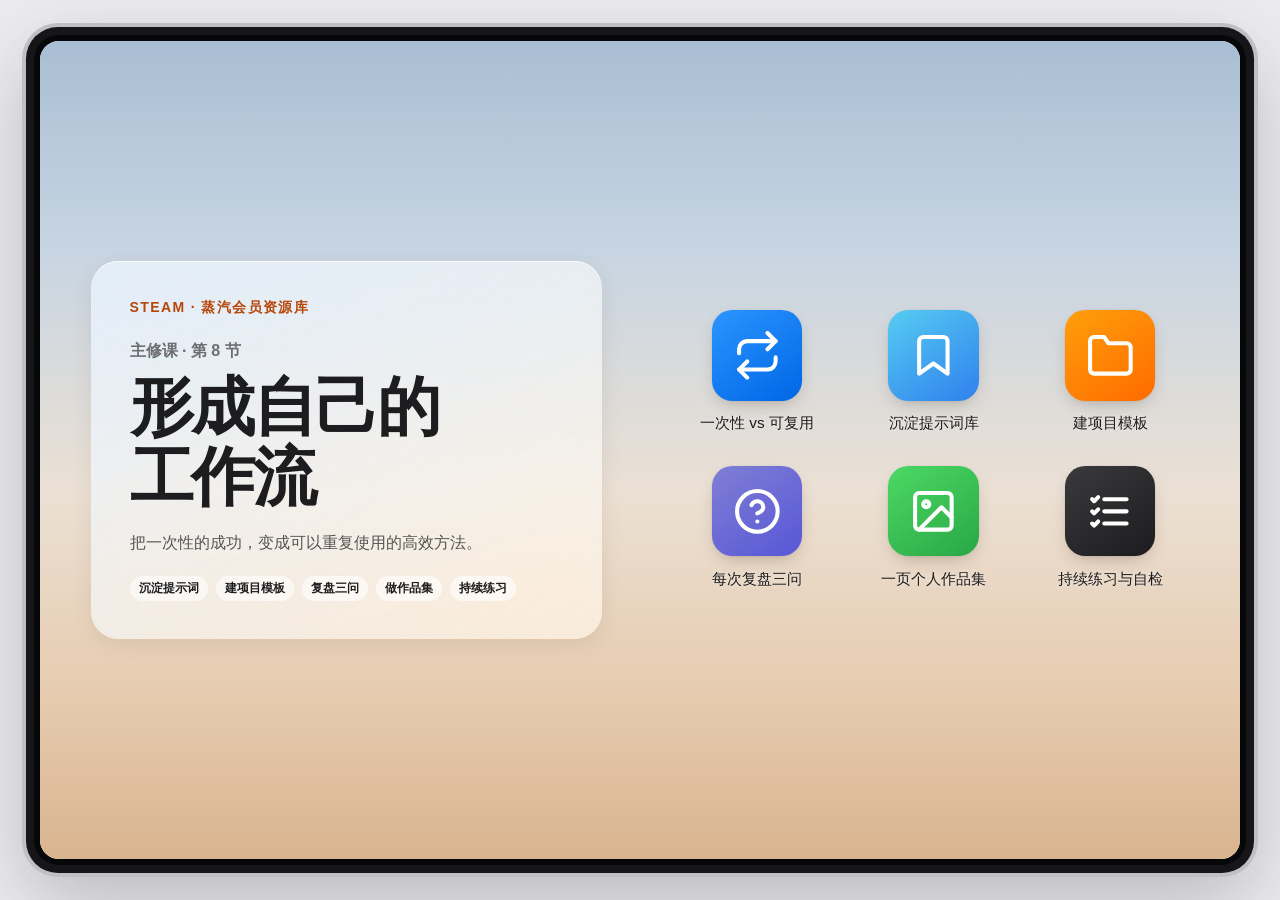
<file: lessons/08/index.html>
<!doctype html>
<html lang="zh-CN">
<head>
<meta charset="utf-8">
<meta name="viewport" content="width=device-width,initial-scale=1">
<title>第 8 节 · 蒸汽会员资源库</title>
<style>
/* =====================================================================
   蒸汽会员专属资源库 · 折叠屏手机界面（浅色版）
   配色与质感参考折叠屏展开视频：浅灰舞台、银色钛金属中框、细黑边框、
   浅色沙丘壁纸、白色毛玻璃小组件
   ===================================================================== */
:root{
  --bg:#ececef;--ink:#1d1d1f;--ink2:#6e6e73;--ink3:#8e8e93;--line:rgba(0,0,0,.08);
  --card:#fff;--card-h:#fff;--accent:#f26b1d;--accent2:#0a84ff;
  --ok:#1f9d55;--warn:#c27c0e;--plan:#6e6e73;--radius:18px;
  --font:-apple-system,BlinkMacSystemFont,"SF Pro Display","PingFang SC","Microsoft YaHei","Segoe UI",sans-serif;
  --mono:ui-monospace,SFMono-Regular,Consolas,"Courier New",monospace;
  --ease:cubic-bezier(.22,1,.36,1);
  --spring:cubic-bezier(.34,1.56,.64,1);
  --unfold:cubic-bezier(.5,0,.15,1);
  --H:720px;--W:1080px;
  --metal:.34em;--bez:.42em;--rO:3.3em;--th:.9em;
}
*{box-sizing:border-box}
html,body{height:100%;margin:0;overflow:hidden;background:var(--bg);color:var(--ink);font-family:var(--font);-webkit-font-smoothing:antialiased;-webkit-tap-highlight-color:transparent}
button{font:inherit;color:inherit}
a{color:var(--accent2)}
svg{display:block}
.preload *,.preload *::before,.preload *::after{transition:none!important}

/* ============ 舞台背景：明亮摄影棚 ============ */
.bg{position:fixed;inset:0;overflow:hidden;z-index:0;background:radial-gradient(120% 90% at 50% 38%,#fbfbfc 0%,#eeeef1 48%,#dcdde2 100%)}
.steam{position:absolute;inset:-10%}
.steam i{position:absolute;bottom:-25%;border-radius:50%;opacity:.35;animation:rise 26s linear infinite;will-change:transform}
.steam i:nth-child(1){left:-5%;width:44vw;height:44vw;background:radial-gradient(circle,#ffd7bd,transparent 65%)}
.steam i:nth-child(2){left:30%;width:40vw;height:40vw;background:radial-gradient(circle,#cfe3f7,transparent 65%);animation-duration:31s;animation-delay:-9s}
.steam i:nth-child(3){left:62%;width:42vw;height:42vw;background:radial-gradient(circle,#ffe6cf,transparent 65%);animation-duration:28s;animation-delay:-16s}
.steam i:nth-child(4){left:78%;width:34vw;height:34vw;background:radial-gradient(circle,#dbe8f5,transparent 65%);animation-duration:34s;animation-delay:-4s}
.steam i:nth-child(5){left:14%;width:30vw;height:30vw;background:radial-gradient(circle,#fff,transparent 65%);animation-duration:22s;animation-delay:-12s;opacity:.6}
@keyframes rise{0%{transform:translate3d(0,0,0) scale(.8)}50%{transform:translate3d(6vw,-60vh,0) scale(1.15)}100%{transform:translate3d(-4vw,-125vh,0) scale(.9)}}
.stretch{position:absolute;inset:0;display:flex;flex-direction:column;justify-content:center;opacity:.9;mask-image:radial-gradient(ellipse at center,#000 20%,transparent 72%);-webkit-mask-image:radial-gradient(ellipse at center,#000 20%,transparent 72%)}
.stretch .ln{white-space:nowrap;font-weight:800;font-size:clamp(60px,12vw,170px);line-height:.95;color:transparent;-webkit-text-stroke:1.2px rgba(0,0,0,.045);transform-origin:center;transform:scaleX(calc(var(--b,1) + var(--mx,0)*var(--k,.2)));transition:transform .6s var(--ease)}
.stretch .ln span{display:inline-block}
.stretch .ln:nth-child(even) span{animation-direction:reverse;animation-duration:60s}
.stretch .ln:nth-child(3){-webkit-text-stroke-color:rgba(242,107,29,.12)}
@keyframes slide{from{transform:translateX(0)}to{transform:translateX(-50%)}}

/* ============ 舞台与设备 ============ */
.stage{position:fixed;inset:0;z-index:1;display:grid;place-items:center;perspective:2600px;perspective-origin:50% 42%}
.floater{position:relative;transform-style:preserve-3d}
.intro .floater{animation:bob 5s ease-in-out infinite}
@keyframes bob{50%{transform:translateY(-10px)}}
.device{position:relative;width:var(--W);height:var(--H);transform-style:preserve-3d;font-size:calc(var(--H) / 50);transition:transform 1.7s var(--unfold)}
.device.folded{transform:translateX(-25%) rotateX(12deg) rotateY(-26deg) rotateZ(-4deg) scale(.88)}
.device.tilt{transition:transform .9s var(--ease)}
.settled .device,.settled .floater,.settled .half{transform-style:flat}
.settled .front{backface-visibility:visible;-webkit-backface-visibility:visible}
.settled .cover{visibility:hidden}
.settled .app,.settled .spot{transform:none}
.ground{position:absolute;left:6%;right:6%;bottom:-7%;height:9%;border-radius:50%;background:radial-gradient(ellipse at center,rgba(40,40,50,.32),rgba(40,40,50,.08) 55%,transparent 72%);filter:blur(14px);transition:left 1.6s var(--unfold),right 1.6s var(--unfold)}
.intro .ground{left:28%;right:52%}

.half{position:absolute;top:0;width:50%;height:100%;transform-style:preserve-3d}
.half.left{left:0;transform-origin:100% 50%;transition:transform 1.6s var(--unfold)}
.half.right{left:50%}
/* 折叠：左半边翻到右半边正前方（外屏朝向观众），展开时向观众一侧、从右向左翻开 */
.device.folded .half.left{transform:rotateY(180deg) translateZ(calc(-1 * var(--th) - .12em))}

/* 银色钛金属中框（含拉丝纹理与边缘高光） */
/* 机身厚度：正反两面各前后偏移半个厚度，中间用多层金属切片填充（由脚本生成） */
.slab{position:absolute;inset:0;pointer-events:none;backface-visibility:visible}
.left .slab{border-radius:var(--rO) 0 0 var(--rO)}
.right .slab{border-radius:0 var(--rO) var(--rO) 0}
.settled .slab{display:none}
.front{position:absolute;inset:0;backface-visibility:hidden;-webkit-backface-visibility:hidden;transform:translateZ(calc(var(--th) / 2));
  background:
    repeating-linear-gradient(90deg,rgba(255,255,255,.18) 0 1px,rgba(0,0,0,.025) 1px 3px),
    linear-gradient(160deg,#fbfbfc 0%,#d3d6db 18%,#eef0f2 38%,#b9bdc3 62%,#e6e8eb 82%,#a7abb1 100%);
  box-shadow:inset 0 0 0 1px rgba(0,0,0,.18),inset 0 1px 1px rgba(255,255,255,.9),inset 0 -1px 2px rgba(0,0,0,.18)}
.left .front{border-radius:var(--rO) 0 0 var(--rO);padding:var(--metal) 0 var(--metal) var(--metal)}
.right .front{border-radius:0 var(--rO) var(--rO) 0;padding:var(--metal) var(--metal) var(--metal) 0}
/* 侧键 */
.right .front::before{content:"";position:absolute;right:-.26em;top:22%;width:.3em;height:4.2em;border-radius:0 .3em .3em 0;
  background:linear-gradient(90deg,#9ea2a8,#e9ebee 50%,#b6bac0);box-shadow:inset 0 0 0 .5px rgba(0,0,0,.2)}
.right .front::after{content:"";position:absolute;top:-.26em;right:16%;width:5.4em;height:.3em;border-radius:.3em .3em 0 0;
  background:linear-gradient(180deg,#9ea2a8,#e9ebee 50%,#b6bac0);box-shadow:inset 0 0 0 .5px rgba(0,0,0,.2)}
/* 左半机身外侧：外屏（折叠时朝外，显示锁屏） */
.back{position:absolute;inset:0;backface-visibility:hidden;-webkit-backface-visibility:hidden;transform:rotateY(180deg) translateZ(calc(var(--th) / 2))}
.cover{border-radius:0 var(--rO) var(--rO) 0;padding:var(--metal);
  background:
    repeating-linear-gradient(90deg,rgba(255,255,255,.18) 0 1px,rgba(0,0,0,.025) 1px 3px),
    linear-gradient(200deg,#fbfbfc 0%,#d3d6db 18%,#eef0f2 38%,#b9bdc3 62%,#e6e8eb 82%,#a7abb1 100%);
  box-shadow:inset 0 0 0 1px rgba(0,0,0,.18),inset 0 1px 1px rgba(255,255,255,.9),inset 0 -1px 2px rgba(0,0,0,.18)}
/* 外屏侧键（折叠时在右侧可见） */
.cover::before{content:"";position:absolute;right:-.26em;top:22%;width:.3em;height:4.2em;border-radius:0 .3em .3em 0;
  background:linear-gradient(90deg,#9ea2a8,#e9ebee 50%,#b6bac0);box-shadow:inset 0 0 0 .5px rgba(0,0,0,.2)}
.cscreen{position:relative;width:100%;height:100%;overflow:hidden;isolation:isolate;border:var(--bez) solid #060708;
  border-radius:1.1em calc(var(--rO) - var(--metal)) calc(var(--rO) - var(--metal)) 1.1em}
.cover .wall{width:100%;left:0}
/* 翻动时外屏保持点亮，只是轻微变暗、变模糊，像真机一样 */
.cover .off{position:absolute;inset:0;z-index:20;background:#0b0d10;opacity:0;pointer-events:none;transition:opacity .6s ease}
.device:not(.folded) .cover .off{opacity:.18}
.cover .lock,.cover .wall{transition:filter .6s ease}
.device:not(.folded) .cover .lock,.device:not(.folded) .cover .wall{filter:blur(.5em)}
.lockm{display:none}

/* 屏幕：细黑边框 */
.screen{position:relative;width:100%;height:100%;overflow:hidden;background:#e9e3da;isolation:isolate;border:var(--bez) solid #060708}
.left .screen{border-right:0;border-radius:calc(var(--rO) - var(--metal)) 0 0 calc(var(--rO) - var(--metal))}
.right .screen{border-left:0;border-radius:0 calc(var(--rO) - var(--metal)) calc(var(--rO) - var(--metal)) 0}
/* 折痕 */
.left .screen::after,.right .screen::before{content:"";position:absolute;top:0;bottom:0;width:1.6em;z-index:9;pointer-events:none}
.left .screen::after{right:0;background:linear-gradient(90deg,transparent,rgba(0,0,0,.07) 80%,rgba(255,255,255,.25) 96%,rgba(0,0,0,.06))}
.right .screen::before{left:0;background:linear-gradient(270deg,transparent,rgba(0,0,0,.06) 85%,rgba(255,255,255,.2))}
.cam{position:absolute;top:.8em;left:50%;width:.82em;height:.82em;margin-left:-.41em;border-radius:50%;background:radial-gradient(circle at 35% 35%,#2b2f3a 0 18%,#050608 30%);box-shadow:0 0 0 1.5px rgba(0,0,0,.6);z-index:10}

/* 壁纸：浅色天空 + 沙丘（缓慢流动） */
.wall{position:absolute;top:0;height:100%;width:200%;z-index:0;
  background:linear-gradient(180deg,#a9bed3 0%,#c8d5e2 26%,#ebe0d4 55%,#e7cdb2 78%,#d9b48f 100%)}
.left .wall{left:0}
.right .wall{left:-100%}
.wall i{position:absolute;border-radius:50%;animation:drift 22s ease-in-out infinite alternate;will-change:transform}
/* 阅读板块时暂停背景动画，省电省性能 */
.app-open .steam i,.app-open .wall i{animation-play-state:paused}
.wall i:nth-child(1){width:95%;height:70%;left:-20%;top:62%;background:radial-gradient(ellipse at 50% 0%,#e8c7a3 0%,#d7a97e 45%,transparent 70%)}
.wall i:nth-child(2){width:90%;height:62%;left:38%;top:70%;background:radial-gradient(ellipse at 50% 0%,#f0d6ba 0%,#dcb48c 45%,transparent 70%);animation-duration:27s}
.wall i:nth-child(3){width:46%;height:60%;left:56%;top:-18%;background:radial-gradient(circle,rgba(255,250,240,.9),rgba(255,235,210,.35) 40%,transparent 66%);animation-duration:30s}
.wall i:nth-child(4){width:70%;height:40%;left:10%;top:38%;background:radial-gradient(ellipse,rgba(255,255,255,.55),transparent 65%);animation-duration:24s}
@keyframes drift{0%{transform:translate(0,0) scale(1)}50%{transform:translate(3%,-3%) scale(1.06)}100%{transform:translate(-3%,2%) scale(.97)}}

.content{position:absolute;inset:0;z-index:2;display:flex;flex-direction:column;padding:0 1.3em 1.1em;transition:filter 1.4s var(--unfold) .1s,opacity .9s .3s}
.device.folded .left .content{filter:blur(1.4em) saturate(.8)}
.device.folded .right .content{opacity:0;transition:opacity .3s}
.shade{position:absolute;inset:0;z-index:8;pointer-events:none;background:linear-gradient(90deg,rgba(20,20,25,.45),rgba(20,20,25,.12));opacity:0;transition:opacity 1.6s var(--unfold)}
.device.folded .shade{opacity:1}

/* 状态栏 */
.sb{display:flex;justify-content:space-between;align-items:center;height:2.9em;padding:0 .6em;font-size:.95em;font-weight:650;flex:none;color:#fff;text-shadow:0 1px 2px rgba(0,0,0,.15)}
.sb .ic{display:flex;gap:.35em;align-items:center}
.sb svg{width:1.15em;height:1.15em;fill:none;stroke:currentColor;stroke-width:2.2;stroke-linecap:round}
.bat{width:1.75em;height:.88em;border-radius:.28em;border:1.5px solid rgba(255,255,255,.9);position:relative;padding:1.5px}
.bat::after{content:"";position:absolute;right:-.24em;top:30%;width:.13em;height:40%;background:rgba(255,255,255,.9);border-radius:0 2px 2px 0}
.bat b{display:block;height:100%;width:82%;background:#fff;border-radius:1.5px}

/* ============ 锁屏（外屏） ============ */
.lock{position:absolute;inset:0;z-index:12;display:flex;flex-direction:column;align-items:center;padding:4em 1.4em 1.6em;cursor:pointer;color:#fff;
  transition:transform 1s var(--ease),opacity .8s}
.lock.gone{transform:translateY(-105%);opacity:0;pointer-events:none}
.device:not(.folded) .cover .lock{pointer-events:none}
.lock .ld{font-size:1.05em;font-weight:600;text-shadow:0 1px 6px rgba(40,60,90,.25)}
.lock .lt{font-size:6.6em;font-weight:700;letter-spacing:-.035em;line-height:1;margin:.04em 0 .14em;color:#fff;text-shadow:0 2px 18px rgba(40,60,90,.25)}
.lock .ln2{font-size:1.1em;font-weight:700;letter-spacing:.06em;text-shadow:0 1px 6px rgba(40,60,90,.3)}
.lock .ln3{font-size:.78em;letter-spacing:.38em;margin-top:.35em;font-weight:700;color:rgba(255,255,255,.85)}
.notif{margin-top:2.2em;width:100%;padding:.9em 1em;border-radius:1.4em;color:var(--ink);background:rgba(255,255,255,.62);backdrop-filter:blur(22px) saturate(1.6);-webkit-backdrop-filter:blur(22px) saturate(1.6);
  box-shadow:0 .4em 1.4em rgba(80,60,40,.12);display:flex;gap:.8em;align-items:center;text-align:left;animation:notif 1s var(--spring) .5s both}
@keyframes notif{from{opacity:0;transform:translateY(1em) scale(.94)}}
.notif .ni{flex:none;width:2.6em;height:2.6em;border-radius:.75em;display:grid;place-items:center;background:linear-gradient(150deg,#ffa25c,#ff5e3a)}
.notif .ni svg{width:55%;height:55%;fill:none;stroke:#fff;stroke-width:2;stroke-linecap:round}
.notif b{display:block;font-size:.9em}
.notif span{font-size:.8em;color:var(--ink2)}
.unlock{margin-top:auto;display:flex;flex-direction:column;align-items:center;gap:.5em;font-size:.9em;color:rgba(40,30,20,.75);font-weight:600}
.unlock .arr{width:2.7em;height:2.7em;border-radius:50%;display:grid;place-items:center;background:rgba(255,255,255,.55);backdrop-filter:blur(10px);-webkit-backdrop-filter:blur(10px);animation:pulse 1.8s ease-in-out infinite}
.unlock .arr svg{width:50%;height:50%;fill:none;stroke:#3a3a3c;stroke-width:2.4;stroke-linecap:round;stroke-linejoin:round}
@keyframes pulse{0%,100%{box-shadow:0 0 0 0 rgba(255,255,255,.7)}50%{box-shadow:0 0 0 .9em rgba(255,255,255,0)}}

/* ============ 小组件（白色毛玻璃） ============ */
.wgrid{display:grid;grid-template-columns:1fr 1fr;gap:1em;padding:.5em .3em;flex:1;align-content:start;min-height:0}
.wg{position:relative;overflow:hidden;border-radius:1.7em;padding:1.1em 1.25em;text-align:left;cursor:pointer;border:0;color:var(--ink);
  background:rgba(255,255,255,.6);backdrop-filter:blur(24px) saturate(1.7);-webkit-backdrop-filter:blur(24px) saturate(1.7);
  box-shadow:0 .3em 1.2em rgba(90,70,50,.1),inset 0 1px 0 rgba(255,255,255,.7);
  transform:perspective(60em) translateY(var(--ly,0)) scale(var(--ls,1)) rotateX(var(--rx,0deg)) rotateY(var(--ry,0deg));
  transition:transform .45s var(--spring),background .2s,box-shadow .3s}
.wg::after{content:"";position:absolute;inset:0;border-radius:inherit;pointer-events:none;opacity:0;transition:opacity .3s;
  background:radial-gradient(18em circle at var(--gx,50%) var(--gy,50%),rgba(255,255,255,.75),transparent 60%)}
.wg:hover{--ly:-.18em;background:rgba(255,255,255,.72);box-shadow:0 1em 2.2em rgba(90,70,50,.16),inset 0 1px 0 rgba(255,255,255,.7)}
.wg:hover::after{opacity:.55}
.wg:active{--ls:.97}
.w-clock:hover{--ly:-.1em}
.wg .wh{font-size:.78em;letter-spacing:.1em;color:var(--ink2);font-weight:700;display:flex;align-items:center;gap:.4em}
.w-clock{grid-column:span 2;display:flex;align-items:flex-end;justify-content:space-between;gap:1em;padding:1.3em 1.4em;cursor:default}
.w-clock .t{font-size:4.6em;font-weight:700;letter-spacing:-.035em;line-height:.9;font-variant-numeric:tabular-nums}
.w-clock .d{font-size:.95em;color:var(--ink2);margin-top:.5em;font-weight:500}
.w-clock .n{text-align:right;font-size:.9em;font-weight:700;line-height:1.5}
.w-clock .n small{display:block;font-size:.78em;letter-spacing:.3em;color:var(--accent)}
.w-map ol{list-style:none;margin:.7em 0 0;padding:0;display:flex;flex-direction:column;gap:.55em}
.w-map li{display:grid;grid-template-columns:3.8em 1fr;white-space:nowrap;gap:.6em;align-items:center;font-size:.82em;font-weight:600}
.w-map li i{display:block;height:.45em;border-radius:9px;background:rgba(0,0,0,.08);overflow:hidden;position:relative}
.w-map li i::after{content:"";position:absolute;inset:0;width:var(--p);border-radius:inherit;background:linear-gradient(90deg,#ff9a4d,var(--accent));transform-origin:left;animation:bar 1.4s var(--ease) both;animation-delay:var(--dl)}
@keyframes bar{from{transform:scaleX(0)}}
.w-stats .nums{display:grid;grid-template-columns:1fr 1fr;gap:.6em .8em;margin-top:.7em}
.w-stats b{display:block;font-size:2em;font-weight:700;line-height:1;font-variant-numeric:tabular-nums;color:var(--ink)}
.w-stats .stat:nth-child(1) b{color:#f26b1d}.w-stats .stat:nth-child(2) b{color:#0a84ff}.w-stats .stat:nth-child(3) b{color:#30b158}
.w-stats span{font-size:.75em;color:var(--ink2)}
.w-prompt{grid-column:span 2}
.w-prompt .pt{font-size:1.15em;font-weight:700;margin:.45em 0 .2em}
.w-prompt .pd{font-size:.85em;color:var(--ink2);line-height:1.55}
.w-prompt .go{position:absolute;right:1.1em;top:1em;font-size:.78em;padding:.2em .8em;border-radius:999px;background:rgba(10,132,255,.12);color:#0a6fd6;font-weight:600}
.w-mini{display:flex;align-items:center;gap:.85em;padding:.95em 1.1em}
.w-mini .mi{flex:none;width:2.7em;height:2.7em;border-radius:.8em;display:grid;place-items:center;background:linear-gradient(180deg,var(--g1),var(--g2));box-shadow:0 0 0 .5px rgba(0,0,0,.08);box-shadow:inset 0 1px 0 rgba(255,255,255,.35)}
.w-mini .mi svg{width:55%;height:55%;fill:none;stroke:var(--gc,#fff);stroke-width:2;stroke-linecap:round;stroke-linejoin:round}
.w-mini b{display:block;font-size:1em}
.w-mini small{display:block;font-size:.78em;color:var(--ink2)}

/* ============ 图标 ============ */
.spill{display:flex;align-items:center;gap:.55em;margin:.2em .3em 1.1em;padding:.65em 1.1em;border-radius:999px;cursor:pointer;flex:none;border:0;
  background:rgba(255,255,255,.45);color:rgba(30,30,35,.6);font-size:.95em;backdrop-filter:blur(18px) saturate(1.6);-webkit-backdrop-filter:blur(18px) saturate(1.6);box-shadow:inset 0 1px 0 rgba(255,255,255,.6);transition:background .2s}
.spill:hover{background:rgba(255,255,255,.6)}
.spill svg{width:1.1em;height:1.1em;fill:none;stroke:currentColor;stroke-width:2.2;stroke-linecap:round}
.spill kbd{margin-left:auto;font-family:var(--mono);font-size:.8em;border:1px solid rgba(0,0,0,.15);border-radius:.4em;padding:0 .45em}
.igrid{display:grid;grid-template-columns:repeat(4,1fr);gap:1.7em .3em;padding:.2em .1em;align-content:start}
.ico{background:none;border:0;padding:0;display:flex;flex-direction:column;align-items:center;gap:.45em;cursor:pointer;color:var(--ink);min-width:0}
/* iOS 风格图标：系统色、自上而下的轻微渐变、约 22% 圆角，无厚重高光 */
.sq{position:relative;width:4.7em;height:4.7em;border-radius:22.5%;display:grid;place-items:center;
  background:linear-gradient(180deg,var(--g1),var(--g2));
  box-shadow:0 0 0 .5px rgba(0,0,0,.06),0 .35em .9em -.35em rgba(60,40,20,.35);
  transform:translateY(var(--ly,0)) scale(calc(var(--ls,1) * var(--ds,1))) rotateX(var(--rx,0deg)) rotateY(var(--ry,0deg));
  transition:transform .4s var(--spring),box-shadow .3s,filter .2s}
.ico{perspective:22em}
.dock .sq{transform-origin:50% 100%}
/* 悬停扫光 */
.sq::after{content:"";position:absolute;inset:0;border-radius:inherit;pointer-events:none;opacity:0;
  background:linear-gradient(115deg,transparent 32%,rgba(255,255,255,.65) 48%,transparent 64%);background-size:260% 100%;background-position:140% 0}
.ico:hover .sq::after{animation:shine .9s var(--ease)}
@keyframes shine{0%{opacity:1;background-position:140% 0}100%{opacity:1;background-position:-40% 0}}
.sq svg{position:relative;width:54%;height:54%;fill:none;stroke:var(--gc,#fff);stroke-width:2;stroke-linecap:round;stroke-linejoin:round}
.sq .emo{font-size:2em;line-height:1}
.ico:hover .sq{--ly:-.28em;--ls:1.08;box-shadow:0 0 0 .5px rgba(0,0,0,.06),0 1em 1.6em -.6em rgba(60,40,20,.5)}
.ico:active .sq{--ls:.9;filter:brightness(.92)}
.lb{transition:transform .35s var(--spring)}
.ico:hover .lb{transform:translateY(-.12em)}
.ico:focus-visible .sq{outline:2px solid var(--accent2);outline-offset:3px}
.lb{font-size:.8em;font-weight:500;color:#1d1d1f;text-shadow:0 0 6px rgba(255,255,255,.6);white-space:nowrap;overflow:hidden;text-overflow:ellipsis;max-width:100%}
.ico.opening .sq{visibility:hidden}
.dock{margin-top:auto;flex:none;display:flex;justify-content:space-around;align-items:center;padding:.85em .5em;border-radius:2.3em;
  background:rgba(255,255,255,.38);backdrop-filter:blur(26px) saturate(1.8);-webkit-backdrop-filter:blur(26px) saturate(1.8);box-shadow:inset 0 1px 0 rgba(255,255,255,.6),0 .3em 1em rgba(90,60,30,.08)}
.dock .lb{display:none}

/* 入场 */
.ico,.wg,.spill,.dock{opacity:0}
.ready .ico{animation:pop .7s var(--spring) both;animation-delay:calc(var(--i,0) * 32ms + 80ms)}
.ready .wg{animation:wgIn .9s var(--ease) both;animation-delay:calc(var(--i,0) * 90ms)}
.ready .spill,.ready .dock{animation:wgIn .8s var(--ease) both .15s}
/* 展开时左屏内容已在，从模糊变清晰（参考视频） */
.unfolding .left .wg{opacity:1}
.ready .left .wg{animation:none;opacity:1}
.ready .ico.popped,.ready .wg.popped{animation:none;opacity:1}

/* ============ 拖动排序 ============ */
.content{user-select:none;-webkit-user-select:none;-webkit-touch-callout:none}
.ico,.wg{touch-action:manipulation}
.placeholder{opacity:.22!important}
.placeholder .sq,.placeholder.wg{box-shadow:none!important}
body.editing .ico:not(.placeholder) .sq{animation:jiggle .26s ease-in-out infinite alternate}
body.editing .ico:nth-child(even):not(.placeholder) .sq{animation-delay:-.13s}
body.editing .wg:not(.placeholder){animation:jiggleW .32s ease-in-out infinite alternate}
@keyframes jiggle{from{rotate:-2deg}to{rotate:2deg}}
@keyframes jiggleW{from{rotate:-.45deg}to{rotate:.45deg}}
.ghost{position:fixed!important;z-index:1000;margin:0;pointer-events:none;opacity:1!important;animation:none!important;
  transform:scale(1);transition:transform .25s var(--spring),filter .25s,left .3s var(--ease),top .3s var(--ease);will-change:left,top}
.ghost.lift{transform:scale(1.12) rotate(-2deg);filter:drop-shadow(0 22px 26px rgba(40,30,20,.28));transition:transform .25s var(--spring),filter .25s}
.ghost.drop{transform:scale(1);filter:none}
.ghost .lb{opacity:0}
.ghost.wg{color:var(--ink);background:rgba(255,255,255,.85)}
/* 左屏空白处可拖动合上手机 */
.settled:not(.m) #homeL{cursor:grab}
.folding,.folding *{cursor:grabbing!important}
.folding .content{user-select:none}
.hint button{background:none;border:0;padding:0;color:var(--accent2);cursor:pointer;font-size:inherit;letter-spacing:inherit}
.hint button:hover{text-decoration:underline}
.sr-reset{align-self:center;margin:0 0 6px;padding:6px 14px;border-radius:999px;border:0;background:rgba(10,132,255,.1);color:var(--accent2);cursor:pointer;font-size:13px}
@keyframes pop{from{opacity:0;transform:scale(.3) translateY(1em)}to{opacity:1;transform:none}}
@keyframes wgIn{from{opacity:0;transform:translateY(1.4em) scale(.96)}to{opacity:1;transform:none}}

.hint{position:absolute;left:0;right:0;bottom:3.2vh;margin:0;text-align:center;color:#8e8e93;font-size:13px;letter-spacing:.12em;transition:opacity .5s}

/* ============ 应用窗口（浅色） ============ */
.app{position:absolute;z-index:30;inset:calc(var(--metal) + var(--bez));border-radius:calc(var(--rO) - var(--metal) - var(--bez));overflow:hidden;display:flex;flex-direction:column;
  background:#f5f5f7;transform:translateZ(calc(var(--th) * .5 + 4px));transform-origin:0 0;font-size:15px;color:var(--ink)}
.app[hidden]{display:none}
.app-bg{position:absolute;inset:0;z-index:5;pointer-events:none;background:linear-gradient(180deg,var(--g1),var(--g2));opacity:0}
.app-head{position:relative;z-index:3;flex:none;display:flex;align-items:center;gap:12px;padding:16px 18px 12px;border-bottom:1px solid var(--line);
  background:rgba(255,255,255,.82);backdrop-filter:blur(20px);-webkit-backdrop-filter:blur(20px)}
.app-head svg{width:20px;height:20px;fill:none;stroke:currentColor;stroke-width:2.2;stroke-linecap:round;stroke-linejoin:round}
.app-back{display:flex;align-items:center;gap:2px;background:none;border:0;color:var(--accent2);cursor:pointer;padding:6px 8px 6px 2px;border-radius:10px;font-size:15px;flex:none}
.app-back:hover{background:rgba(0,0,0,.04)}
.app-title{flex:1;display:flex;align-items:center;justify-content:center;gap:10px;font-weight:700;font-size:16px;min-width:0;margin-right:58px}
.app-title .mini{flex:none;width:26px;height:26px;border-radius:8px;display:grid;place-items:center;background:linear-gradient(180deg,var(--g1),var(--g2));box-shadow:0 0 0 .5px rgba(0,0,0,.08)}
.app-title .mini svg{width:60%;height:60%;stroke:var(--gc,#fff);stroke-width:2.2}
.app-title .mini .emo{font-size:15px}
.app-title span:last-child{white-space:nowrap;overflow:hidden;text-overflow:ellipsis}
.hbtn{background:none;border:0;cursor:pointer;color:var(--ink2);padding:8px;border-radius:10px}
.hbtn:hover{background:rgba(0,0,0,.05);color:var(--ink)}
.app-body{position:relative;z-index:1;flex:1;overflow:auto;overscroll-behavior:contain;padding:28px 36px 80px;line-height:1.75;scrollbar-width:thin}
.app-body .wrap{max-width:1000px;margin:0 auto}
.app-body h2{margin:0 0 6px;font-size:30px;letter-spacing:-.02em;font-weight:700}
.app-body .intro{color:var(--ink2);margin:0 0 24px;max-width:760px}
.app-foot{margin-top:40px;color:var(--ink3);font-size:12.5px;text-align:center}
.hbar{position:absolute;z-index:6;bottom:8px;left:50%;width:132px;height:5px;margin-left:-66px;border-radius:9px;border:0;padding:0;background:rgba(0,0,0,.4);cursor:pointer}
.hbar::before{content:"";position:absolute;inset:-12px -10px}
.app.show .item{animation:itemIn .65s var(--ease) both;animation-delay:var(--d,0s)}
@keyframes itemIn{from{opacity:0;translate:0 18px}to{opacity:1;translate:0 0}}
.item.flash{animation:flash 1.6s ease both!important}
@keyframes flash{0%,40%{box-shadow:0 0 0 2px var(--accent),0 0 26px rgba(242,107,29,.3)}100%{box-shadow:0 0 0 0 transparent}}

/* ============ 全局搜索（浅色毛玻璃） ============ */
.spot{position:absolute;z-index:40;inset:calc(var(--metal) + var(--bez));border-radius:calc(var(--rO) - var(--metal) - var(--bez));display:flex;flex-direction:column;align-items:center;padding:2.6em 1.4em 1.4em;
  background:rgba(240,238,235,.6);backdrop-filter:blur(30px) saturate(1.5);-webkit-backdrop-filter:blur(30px) saturate(1.5);transform:translateZ(calc(var(--th) * .5 + 6px));
  opacity:0;transition:opacity .25s;font-size:15px}
.spot.show{opacity:1}
.spot[hidden]{display:none}
.spot-box{width:min(640px,100%);display:flex;align-items:center;gap:10px;padding:12px 14px;border-radius:16px;background:rgba(255,255,255,.85);box-shadow:0 6px 24px rgba(0,0,0,.08);
  transform:translateY(-12px) scale(.97);transition:transform .45s var(--spring)}
.spot.show .spot-box{transform:none}
.spot-box svg{flex:none;width:20px;height:20px;fill:none;stroke:var(--ink3);stroke-width:2.2;stroke-linecap:round}
.spot-box input{flex:1;min-width:0;background:none;border:0;outline:none;color:var(--ink);font-size:17px;font-family:inherit}
.spot-x{background:none;border:0;color:var(--accent2);cursor:pointer;font-size:15px;padding:2px 4px}
.spot-res{width:min(640px,100%);margin-top:14px;overflow:auto;flex:1;display:flex;flex-direction:column;gap:6px;scrollbar-width:thin}
.sr{display:flex;gap:12px;align-items:center;text-align:left;width:100%;padding:10px 12px;border-radius:14px;border:0;background:rgba(255,255,255,.6);cursor:pointer;animation:itemIn .4s var(--ease) both}
.sr:hover,.sr:focus-visible{background:#fff;outline:none}
.sr .mini{flex:none;width:34px;height:34px;border-radius:10px;display:grid;place-items:center;background:linear-gradient(180deg,var(--g1),var(--g2));box-shadow:0 0 0 .5px rgba(0,0,0,.08)}
.sr .mini svg{width:58%;height:58%;fill:none;stroke:var(--gc,#fff);stroke-width:2;stroke-linecap:round;stroke-linejoin:round}
.sr b{display:block;font-size:14.5px;font-weight:600;white-space:nowrap;overflow:hidden;text-overflow:ellipsis}
.sr small{display:block;color:var(--ink2);font-size:12.5px;white-space:nowrap;overflow:hidden;text-overflow:ellipsis}
.sr div{min-width:0}
.spot-empty{color:var(--ink2);text-align:center;padding:30px 0;font-size:14px}

/* ============ 内容样式（浅色卡片） ============ */
.grid{display:grid;grid-template-columns:repeat(auto-fill,minmax(280px,1fr));gap:16px}
.card{--rx:0deg;--ry:0deg;--gx:50%;--gy:50%;position:relative;background:#fff;border:1px solid rgba(0,0,0,.05);border-radius:var(--radius);padding:20px 22px;display:flex;flex-direction:column;gap:8px;
  box-shadow:0 1px 2px rgba(0,0,0,.04),0 6px 20px rgba(0,0,0,.04);
  transform:perspective(900px) rotateX(var(--rx)) rotateY(var(--ry));transition:transform .35s var(--ease),box-shadow .25s,border-color .25s;overflow:hidden}
.card::before{content:"";position:absolute;inset:0;pointer-events:none;opacity:0;transition:opacity .3s;background:radial-gradient(260px circle at var(--gx) var(--gy),rgba(242,107,29,.07),transparent 60%)}
.card:hover{box-shadow:0 2px 4px rgba(0,0,0,.04),0 14px 34px rgba(0,0,0,.08)}
.card:hover::before{opacity:1}
.card.tilting{transition:transform .08s linear,box-shadow .25s,border-color .25s}
.card h3{margin:0;font-size:16.5px;line-height:1.45;font-weight:650}
.card p{margin:0;color:var(--ink2);font-size:14.2px}
.card.slot{border:1.5px dashed rgba(10,132,255,.35);background:rgba(10,132,255,.035);box-shadow:none}
.card.slot h3::before{content:"待设置 · ";color:var(--accent2);font-size:12.5px;font-weight:600}
.tags{display:flex;gap:6px;flex-wrap:wrap}
.tag{font-size:12px;padding:1px 9px;border-radius:999px;background:rgba(0,0,0,.05);color:var(--ink2)}
.badge{font-size:12px;padding:1px 9px;border-radius:999px;font-weight:600;white-space:nowrap}
.b-done{background:rgba(52,199,89,.14);color:var(--ok)}
.b-wip{background:rgba(255,159,10,.16);color:var(--warn)}
.b-plan{background:rgba(0,0,0,.05);color:var(--plan)}
.row{display:flex;justify-content:space-between;align-items:flex-start;gap:10px}
.row .tag,.row .badge{flex:none;white-space:nowrap}
.card.wide{grid-column:1/-1}
.card.hl{border-color:rgba(10,132,255,.22);background:linear-gradient(180deg,rgba(10,132,255,.06),#fff 70%)}
.card ul{margin:2px 0 0;padding-left:18px;color:var(--ink2);font-size:14px}
.card li{margin:3px 0}
.card .note{font-size:12.5px;color:var(--ink3)}
.tbl-wrap{max-width:100%;overflow-x:auto;-webkit-overflow-scrolling:touch;border:1px solid rgba(0,0,0,.07);border-radius:12px;margin-top:4px}
.tbl{width:100%;border-collapse:collapse;font-size:13.5px;line-height:1.55;min-width:560px}
.tbl th{text-align:left;font-weight:650;color:var(--ink);background:#f5f5f7;padding:9px 12px;white-space:nowrap;border-bottom:1px solid rgba(0,0,0,.07)}
.tbl td{padding:9px 12px;color:var(--ink2);vertical-align:top;border-top:1px solid rgba(0,0,0,.05)}
.tbl tr:first-child td{border-top:0}
.tbl td.k{color:var(--ink);font-weight:600;white-space:nowrap}
.lv{display:grid;grid-template-columns:repeat(auto-fit,minmax(200px,1fr));gap:10px;margin-top:4px}
.lv-i{border-radius:12px;padding:12px 14px;display:flex;flex-direction:column;gap:4px;font-size:13.5px;line-height:1.55}
.lv-i b{font-size:14px}
.lv-i span{color:var(--ink2)}
.lv-g{background:rgba(52,199,89,.1)}.lv-g b{color:#1a7f3c}
.lv-y{background:rgba(255,179,0,.13)}.lv-y b{color:#9a6400}
.lv-r{background:rgba(255,59,48,.09)}.lv-r b{color:#c4271d}
.chips{display:flex;flex-wrap:wrap;gap:8px;margin:0 0 16px}
.chip{font:inherit;font-size:13px;padding:5px 14px;border-radius:999px;border:1px solid rgba(0,0,0,.1);background:#fff;color:var(--ink2);cursor:pointer;transition:.2s}
.chip:hover{border-color:var(--accent2);color:var(--accent2)}
.chip.on{background:var(--ink);border-color:var(--ink);color:#fff}
.item.off{display:none}
.m .tbl{min-width:0}
.m .tbl thead{display:none}
.m .tbl tr{display:block;padding:11px 14px;border-top:1px solid rgba(0,0,0,.06)}
.m .tbl tr:first-child{border-top:0}
.m .tbl td{display:block;padding:2px 0;border:0;white-space:normal}
.m .tbl td::before{content:attr(data-l) "：";color:var(--ink);font-weight:600}
.m .tbl td.k{font-size:15px;margin-bottom:3px}
.m .tbl td.k::before{content:none}
.links{display:flex;gap:8px;flex-wrap:wrap;margin-top:auto;padding-top:8px}
.btn{position:relative;overflow:hidden;display:inline-flex;align-items:center;gap:6px;padding:6px 15px;border-radius:999px;border:1px solid rgba(0,0,0,.1);background:#fff;color:var(--ink);font-size:13px;cursor:pointer;font-family:inherit;transition:.2s;text-decoration:none;white-space:nowrap}
.btn:hover{border-color:var(--accent2);color:var(--accent2)}
.btn.pri{background:var(--accent2);border:0;color:#fff;font-weight:600}
.btn.pri:hover{color:#fff;filter:brightness(1.08)}
.btn[aria-disabled=true]{opacity:.45;pointer-events:none}
.ripple{position:absolute;border-radius:50%;background:rgba(255,255,255,.5);transform:scale(0);animation:rip .65s ease-out forwards;pointer-events:none}
.btn:not(.pri) .ripple{background:rgba(10,132,255,.2)}
@keyframes rip{to{transform:scale(4);opacity:0}}
.steps{display:flex;flex-direction:column;position:relative;margin-left:4px}
.step{display:grid;grid-template-columns:46px 1fr;gap:18px;padding-bottom:22px;position:relative}
.step:not(:last-child)::before{content:"";position:absolute;left:22px;top:46px;bottom:0;width:2px;background:linear-gradient(rgba(242,107,29,.5),transparent)}
.num{width:46px;height:46px;border-radius:50%;display:grid;place-items:center;font-weight:700;background:linear-gradient(150deg,#ffa25c,#f26b1d);color:#fff;box-shadow:0 4px 12px rgba(242,107,29,.3)}
.step .body{background:#fff;border:1px solid rgba(0,0,0,.05);border-radius:var(--radius);padding:16px 20px;min-width:0;box-shadow:0 1px 2px rgba(0,0,0,.04),0 6px 20px rgba(0,0,0,.04)}
.step h3{margin:0 0 4px;font-size:16.5px;font-weight:650}
.step p{margin:0;color:var(--ink2);font-size:14.2px}
.step ul{margin:8px 0 0;padding-left:18px;color:var(--ink2);font-size:14.2px}
.step .codebox{margin-top:10px}
.codebox{position:relative}
pre.code{margin:0;background:#f5f5f7;border:1px solid rgba(0,0,0,.06);border-radius:12px;padding:38px 16px 14px;font-family:var(--mono);font-size:13px;line-height:1.7;white-space:pre-wrap;word-break:break-word;color:#1d1d1f;max-height:300px;overflow:auto}
.codebox .btn.copy{position:absolute;right:8px;top:8px;padding:3px 11px;font-size:12px}
.prompt-grid{display:grid;grid-template-columns:repeat(auto-fill,minmax(400px,1fr));gap:16px}
details{background:#fff;border:1px solid rgba(0,0,0,.05);border-radius:16px;padding:0 20px;margin-bottom:12px;box-shadow:0 1px 2px rgba(0,0,0,.04),0 6px 20px rgba(0,0,0,.035);transition:box-shadow .25s}
details[open]{box-shadow:0 2px 4px rgba(0,0,0,.04),0 14px 34px rgba(0,0,0,.07)}
summary{cursor:pointer;padding:15px 0;font-weight:600;list-style:none;display:flex;align-items:center;gap:12px}
summary::-webkit-details-marker{display:none}
summary .no{flex:none;font-size:12px;font-weight:700;letter-spacing:.04em;padding:3px 10px;border-radius:999px;background:rgba(242,107,29,.1);color:var(--accent)}
summary .tt{flex:1}
summary::after{content:"+";color:var(--ink3);font-size:22px;line-height:1;transition:transform .3s var(--ease)}
details[open] summary::after{transform:rotate(45deg)}
details .ans{padding:2px 0 18px;color:var(--ink2);font-size:14.5px}
details .ans h4{margin:16px 0 6px;color:var(--ink);font-size:14px}
details .ans ul,details .ans ol{margin:4px 0;padding-left:20px}
details .ans li{margin:3px 0}
details .ans .codebox{margin-top:10px}
.goal{padding:10px 14px;border-radius:12px;background:rgba(10,132,255,.07);color:#0b5cad}
.ans code,.card code,.step code{font-family:var(--mono);background:rgba(0,0,0,.05);padding:1px 6px;border-radius:5px;font-size:.92em;color:#c2410c}
.plan{display:grid;grid-template-columns:repeat(auto-fit,minmax(230px,1fr));gap:16px}
.plan .card h3{display:flex;gap:10px;align-items:center}
.plan .wk{font-size:12px;font-weight:700;padding:2px 10px;border-radius:999px;background:linear-gradient(150deg,#ffa25c,#f26b1d);color:#fff;white-space:nowrap}
.plan ul{margin:6px 0 0;padding-left:18px;color:var(--ink2);font-size:14px}
.plan li{margin:4px 0}
.gl{display:grid;grid-template-columns:repeat(auto-fill,minmax(260px,1fr));gap:14px}
.gl .card h3{color:var(--accent)}
.toast{position:fixed;left:50%;bottom:64px;transform:translate(-50%,20px);background:rgba(29,29,31,.9);color:#fff;padding:9px 22px;border-radius:999px;font-weight:600;font-size:14px;opacity:0;pointer-events:none;transition:.3s var(--ease);z-index:99;backdrop-filter:blur(10px)}
.toast.show{opacity:1;transform:translate(-50%,0)}

/* ============ 手机模式：设备就是屏幕 ============ */
.m .device{width:100vw;height:var(--H);font-size:15px}
.m .device.folded{transform:scale(.7) rotateX(14deg) rotateY(-18deg) rotateZ(-4deg)}
.m .half.left{display:none}
.m .lockm{display:flex}
.m .half.right{left:0;width:100%}
.m .right .front{padding:0;border-radius:0;transition:padding 1.3s var(--unfold),border-radius 1.3s var(--unfold)}
.m .right .slab{border-radius:56px}
.m .right .front::before,.m .right .front::after{opacity:0;transition:opacity .8s}
.m .right .screen{border-width:0;border-radius:0;transition:border-radius 1.3s var(--unfold),border-width 1.3s var(--unfold)}
.m .device.folded .right .front{padding:7px;border-radius:56px}
.m .device.folded .right .front::before,.m .device.folded .right .front::after{opacity:1}
.m .device.folded .right .screen{border-width:9px;border-radius:49px}
.m .right .screen::before{display:none}
.m .content{overflow-y:auto;overscroll-behavior:contain;padding:env(safe-area-inset-top) 16px calc(14px + env(safe-area-inset-bottom));scrollbar-width:none}
.m .content::-webkit-scrollbar{display:none}
.m .wgrid{flex:none;gap:12px;padding:4px 0 14px}
.m .w-map,.m .w-mini{display:none}
.m .w-clock{padding:1em 1.2em}
.m .w-clock .t{font-size:3.1em}
.m .w-stats{grid-column:span 2}
.m .w-stats .nums{grid-template-columns:repeat(4,1fr)}
.m .w-stats b{font-size:1.7em}
.m .igrid{gap:18px 4px;margin-bottom:18px}
.m .sq{width:3.9em;height:3.9em}
.m .dock{position:sticky;bottom:0;margin-top:auto;background:rgba(255,255,255,.55)}
.m .app,.m .spot{inset:0;border-radius:0}
.m .app-head{padding-top:max(14px,env(safe-area-inset-top))}
.m .app-back span{display:none}
.m .app-title{margin-right:30px}
.m .app-body{padding:20px 16px 70px}
.m .prompt-grid,.m .grid,.m .gl{grid-template-columns:minmax(0,1fr)}
.m .hint,.m .ground{display:none}
.m .lock{padding-top:max(4.5em,env(safe-area-inset-top))}
.m .lock .lt{font-size:5.6em}
.m .spot{padding-top:max(20px,env(safe-area-inset-top))}

@media(prefers-reduced-motion:reduce){
  *,*::before,*::after{animation-duration:.01ms!important;animation-delay:0s!important;transition-duration:.01ms!important;transition-delay:0s!important}
}

/* ============ 长卡片折叠 + 全文悬浮窗 ============ */
.cbody{display:flex;flex-direction:column;gap:8px;min-width:0}
.card.clamp .cbody{max-height:var(--ch,300px);overflow:hidden;cursor:pointer;-webkit-mask-image:linear-gradient(180deg,#000 62%,transparent);mask-image:linear-gradient(180deg,#000 62%,transparent)}
.more{align-self:flex-start;font:inherit;font-size:13px;font-weight:600;color:var(--accent2);background:rgba(10,132,255,.08);border:0;border-radius:999px;padding:5px 14px;cursor:pointer;transition:background .2s}
.more::after{content:" ›"}
.more:hover{background:rgba(10,132,255,.15)}
.reader{position:absolute;inset:0;z-index:40;display:flex;align-items:center;justify-content:center;padding:26px}
.reader[hidden]{display:none}
.rd-mask{position:absolute;inset:0;background:rgba(28,28,32,.26);-webkit-backdrop-filter:blur(6px);backdrop-filter:blur(6px);opacity:0;transition:opacity .3s}
.rd-panel{position:relative;width:min(1000px,100%);height:min(88%,780px);background:#fff;border-radius:22px;box-shadow:0 30px 80px rgba(0,0,0,.22),0 0 0 1px rgba(0,0,0,.04);display:grid;grid-template-columns:240px minmax(0,1fr);overflow:hidden;opacity:0;transform:translateY(26px) scale(.97);transition:opacity .3s,transform .38s var(--ease)}
.reader.show .rd-mask{opacity:1}
.reader.show .rd-panel{opacity:1;transform:none}
.rd-nav{position:relative;background:#f6f6f8;border-right:1px solid var(--line);overflow:auto;overscroll-behavior:contain;padding:12px 10px 24px;scrollbar-width:thin}
.rd-nav-h{font-size:12px;font-weight:650;color:var(--ink3);padding:4px 10px 8px;letter-spacing:.02em}
.rd-nav ol{list-style:none;margin:0;padding:0;display:flex;flex-direction:column;gap:2px}
.rd-nav button{display:block;width:100%;text-align:left;border:0;background:none;padding:8px 10px;border-radius:10px;font:inherit;font-size:13.5px;line-height:1.45;color:var(--ink2);cursor:pointer;transition:background .15s}
.rd-nav button:hover{background:rgba(0,0,0,.045)}
.rd-nav button.on{background:#fff;color:var(--ink);font-weight:600;box-shadow:0 1px 3px rgba(0,0,0,.08)}
.rd-nav small{display:block;margin-top:1px;font-size:11.5px;font-weight:400;color:var(--ink3)}
.rd-main{display:flex;flex-direction:column;min-width:0;min-height:0}
.rd-head{display:flex;align-items:center;gap:8px;padding:12px 16px;border-bottom:1px solid var(--line);flex:none}
.rd-pos{flex:1;font-size:12.5px;color:var(--ink3);font-variant-numeric:tabular-nums}
.rd-ib{font:inherit;font-size:13px;color:var(--ink);background:#fff;border:1px solid rgba(0,0,0,.1);border-radius:999px;padding:5px 12px;cursor:pointer;transition:.2s;white-space:nowrap}
.rd-ib:hover:not(:disabled){border-color:var(--accent2);color:var(--accent2)}
.rd-ib:disabled{opacity:.35;cursor:default}
.rd-toc{display:none}
.rd-body{flex:1;overflow:auto;overscroll-behavior:contain;padding:24px 30px 48px;line-height:1.75;scrollbar-width:thin}
.card.rd-card{transform:none;box-shadow:none;border:0;padding:0;overflow:visible;background:none;gap:10px}
.card.rd-card::before{display:none}
.card.rd-card h3{font-size:19px}
.card.rd-card p{font-size:15px}
.card.rd-card pre.code{max-height:none}
.m .reader{padding:0;align-items:flex-end}
.m .rd-panel{width:100%;height:92%;grid-template-columns:minmax(0,1fr);border-radius:22px 22px 0 0;transform:translateY(40px)}
.m .reader.show .rd-panel{transform:none}
.m .rd-nav{display:none;position:absolute;left:0;right:0;top:55px;bottom:0;z-index:3;border-right:0}
.m .reader.toc .rd-nav{display:block}
.m .rd-toc{display:inline-flex}
.m .rd-ib span{display:none}
.m .rd-head{padding:11px 12px;gap:6px}
.m .rd-body{padding:18px 18px 40px}
@media(prefers-reduced-motion:reduce){.rd-panel,.rd-mask{transition:none}}

/* 底栏图标拖进网格后不再保留底栏放大效果 */
.igrid .sq{--ds:1!important}
/* 卡片按钮统一贴底对齐 */
.card .more{margin-top:auto}
.card .more ~ .links{margin-top:0}
.sr-tools{display:flex;flex-wrap:wrap;gap:8px}

/* 资源总览：每个数字都可以单独点击 */
.w-stats .stat{all:unset;box-sizing:border-box;display:block;cursor:pointer;border-radius:.7em;padding:.25em .35em;margin:-.25em -.35em;transition:background .2s,transform .2s}
.w-stats .stat:hover{background:rgba(255,255,255,.75);transform:translateY(-1px)}
.w-stats .stat:focus-visible{outline:2px solid var(--accent2);outline-offset:2px}
.w-stats .stat span{display:block}
.w-stats .stat:hover span{color:var(--accent2)}

</style>
<style>
[hidden]{display:none!important}
.lesson{width:min(1320px,96vw);height:min(850px,94dvh);position:relative;border-radius:32px;background:#161618;padding:8px;box-shadow:0 0 0 4px #bfc0c5,0 30px 80px #3334;overflow:hidden}
.lesson .screen{position:relative;height:100%;inset:auto;border-radius:25px}
.lesson .wall{width:100%;left:0}
.launcher{position:relative;width:min(100%,1200px);height:100%;margin:auto;display:grid;grid-template-columns:minmax(0,1fr) minmax(0,1fr);align-items:center;justify-items:stretch;column-gap:clamp(26px,6vw,90px);padding:clamp(18px,4vw,72px)}
.launcher .course-widget{opacity:1;cursor:default;transform:none;padding:clamp(22px,3vw,46px);background:linear-gradient(145deg,rgba(232,242,252,.84),rgba(255,248,238,.68))}
.launcher .course-widget .wh{color:#b74609;font-size:14px}
.launcher .course-widget .chapter{margin:24px 0 10px;font-weight:600;color:var(--ink2)}
.launcher h1{font-size:clamp(32px,5vw,66px);margin:0;line-height:1.1;letter-spacing:-.035em}
.launcher .course-summary{margin:17px 0 0;color:#555;line-height:1.65}
.course-path{display:flex;flex-wrap:wrap;gap:8px;margin-top:20px}
.course-path span{font-size:12px;font-weight:600;padding:4px 9px;border-radius:999px;background:#ffffff94}
.launcher .tiles{display:grid;grid-template-columns:repeat(3,1fr);gap:clamp(13px,2.5vw,38px) clamp(9px,1.5vw,20px);text-align:center;align-items:start}
.launcher .ico{opacity:1;font-size:clamp(10px,1.5vw,20px);gap:.65em}
@media(max-width:720px){.launcher{grid-template-columns:1fr;gap:24px;overflow:auto}.launcher h1 br{display:none}.launcher .ico{font-size:clamp(12px,3.3vw,16px)}}

/* 弹窗与互动组件 */
.modal-overlay{--glass-strong:rgba(255,255,255,.95);--text:#1d1d1f;--sub:#515154;--orange:#b64b0a;--btn:#ff8c00;color:var(--text);position:fixed;inset:0;background:rgba(25,25,28,.34);backdrop-filter:blur(14px);display:flex;align-items:center;justify-content:center;opacity:0;visibility:hidden;transition:opacity .28s;z-index:100;padding:24px}
.modal-overlay.active{opacity:1;visibility:visible}
.modal-overlay :is(h2,h3,p,ul){margin:0}
.modal-card{width:min(940px,92vw);max-height:86vh;background:var(--glass-strong);border:1px solid rgba(255,255,255,.85);border-radius:32px;box-shadow:0 32px 64px rgba(0,0,0,.22);padding:34px 40px;overflow-y:auto;overflow-x:hidden;transform:scale(.92) translateY(16px);transition:transform .32s cubic-bezier(.22,1,.36,1)}
.modal-overlay.active .modal-card{transform:none}
.modal-header{display:flex;align-items:center;justify-content:space-between;gap:20px;margin-bottom:22px;padding-bottom:16px;border-bottom:1px solid rgba(0,0,0,.07)}
.modal-title-wrap{display:flex;align-items:center;gap:14px}
.modal-badge{padding:5px 12px;border-radius:8px;font-size:13px;font-weight:700;background:rgba(255,140,0,.14);color:var(--orange);white-space:nowrap}
.modal-title{font-size:25px;font-weight:800}
.close-btn{flex:0 0 auto;width:38px;height:38px;border-radius:50%;border:0;background:rgba(0,0,0,.06);font-size:20px;cursor:pointer}
.close-btn:hover{background:rgba(0,0,0,.12)}
.lead-box{background:#f5f5f7;border-left:4px solid var(--btn);padding:15px 18px;border-radius:12px;font-size:16px;font-weight:600;margin-bottom:22px;line-height:1.5}
.compare-grid{display:grid;grid-template-columns:1fr 1fr;gap:18px}
.sub-card{background:#fff;border:1px solid rgba(0,0,0,.07);border-radius:20px;padding:22px;box-shadow:0 6px 18px rgba(0,0,0,.04)}
.sub-card.highlight{border:2px solid var(--btn);background:linear-gradient(#fffaf3,#fff)}
.sub-card h3{font-size:18px;margin-bottom:10px}
.sub-card p,.sub-card li{font-size:15px;color:var(--sub);line-height:1.65}
.sub-card ul{padding-left:18px;margin-top:8px}
.demo-btn{background:var(--btn);color:#fff;border:0;padding:9px 16px;border-radius:10px;font-size:13.5px;font-weight:700;cursor:pointer;box-shadow:0 4px 12px rgba(255,140,0,.25);transition:.2s;white-space:nowrap}
.demo-btn:hover{filter:brightness(.94)}

/* 提示词库样板卡片 */
.vault-item{background:#f8f8fa;border:1px solid rgba(0,0,0,.07);border-radius:16px;padding:16px 18px;margin-bottom:12px;display:flex;align-items:center;justify-content:space-between;gap:16px}
.vault-tag{display:inline-block;font-size:12px;font-weight:700;color:#0066cc;background:rgba(0,102,204,.1);padding:3px 9px;border-radius:6px;margin-bottom:6px}
.vault-text{font-size:14.5px;color:var(--text);font-weight:600;line-height:1.5}

/* 文件夹树样板 */
.folder-tree{background:#1c1c1e;color:#e5e5ea;border-radius:16px;padding:18px 20px;font-family:Consolas,monospace;font-size:14px;line-height:1.7}

/* 复盘三问与作品集样板 */
.review-grid{display:grid;grid-template-columns:repeat(3,1fr);gap:14px}
.review-card{background:#f5f5f7;border-radius:16px;padding:18px;border-top:3px solid var(--btn)}
.review-card strong{display:block;font-size:16px;margin-bottom:8px;color:var(--text)}
.review-card span{font-size:14px;color:var(--sub);line-height:1.55;display:block}
.portfolio-grid{display:grid;grid-template-columns:repeat(3,1fr);gap:16px}
.work-card{background:#fff;border:1px solid rgba(0,0,0,.08);border-radius:18px;overflow:hidden;box-shadow:0 6px 16px rgba(0,0,0,.05)}
.work-thumb{height:105px;display:flex;align-items:center;justify-content:center;font-size:36px}
.work-body{padding:14px 16px}
.work-body strong{display:block;font-size:15px;margin-bottom:4px}
.work-body p{font-size:13px;color:var(--sub);line-height:1.45;margin-bottom:8px}
.work-link{font-size:12px;font-weight:700;color:#0066cc}

.prompt-box{background:#f2f2f7;border:1px dashed #aeaeb2;border-radius:16px;padding:16px 18px;display:flex;align-items:center;justify-content:space-between;gap:16px;margin-bottom:18px}
.prompt-text{font-size:15px;font-weight:600;line-height:1.5;user-select:text}
.check-item{width:100%;display:flex;align-items:center;gap:12px;padding:14px 18px;background:#fff;border:1px solid rgba(0,0,0,.08);border-radius:14px;margin-bottom:10px;cursor:pointer;font-size:16px;font-weight:600;text-align:left;transition:.2s}
.check-item.checked{background:#f0fdf4;border-color:#34c759;color:#15803d}
.check-box{flex:0 0 auto;width:24px;height:24px;border-radius:7px;border:2px solid #c7c7cc;display:flex;align-items:center;justify-content:center;font-size:14px;color:transparent}
.check-item.checked .check-box{background:#34c759;border-color:#34c759;color:#fff}
body{display:grid;place-items:center}
dialog.modal-overlay[open]{width:100%;height:100%;max-width:none;max-height:none;margin:0;border:0;opacity:1;visibility:visible}
dialog.modal-overlay:not([open]){display:none}
dialog.modal-overlay::backdrop{background:transparent}
dialog[open] .modal-card{width:min(940px,100%);transform:none;overscroll-behavior:contain}
.copy-field{position:fixed;opacity:0}
.folder-tree{white-space:pre-wrap;overflow-wrap:anywhere}
.folder-tree + .sub-card .demo-btn{margin-top:12px;white-space:normal}
#tplMsg:not(:empty){margin-top:10px}
@media(max-width:720px){
  .modal-overlay{padding:12px}
  .modal-card{padding:22px 16px;border-radius:22px}
  .modal-title-wrap{align-items:flex-start;flex-direction:column;gap:6px}
  .modal-title{font-size:20px}
  .compare-grid,.review-grid,.portfolio-grid{grid-template-columns:minmax(0,1fr)}
  .prompt-box,.vault-item{align-items:stretch;flex-direction:column}
}
</style>
</head>
<body>
<main class="lesson">
  <div class="screen">
    <div class="wall"></div>
    <div class="launcher">
      <section class="wg course-widget">
        <div class="wh">STEAM · 蒸汽会员资源库</div>
        <div class="chapter">主修课 · 第 8 节</div>
        <h1>形成自己的<br>工作流</h1>
        <p class="course-summary">把一次性的成功，变成可以重复使用的高效方法。</p>
        <div class="course-path">
          <span>沉淀提示词</span>
          <span>建项目模板</span>
          <span>复盘三问</span>
          <span>做作品集</span>
          <span>持续练习</span>
        </div>
      </section>

      <section class="tiles" aria-label="本节课程模块">
        <button class="ico" type="button" onclick="openModal('why')">
          <span class="sq" style="background:linear-gradient(145deg,#2b95ff,#0066e6);color:#fff">
            <svg width="38" height="38" viewBox="0 0 24 24" fill="none" stroke="currentColor" stroke-width="2.2" stroke-linecap="round" stroke-linejoin="round"><polyline points="17 1 21 5 17 9"></polyline><path d="M3 11V9a4 4 0 0 1 4-4h14"></path><polyline points="7 23 3 19 7 15"></polyline><path d="M21 13v2a4 4 0 0 1-4 4H3"></path></svg>
          </span>
          <span class="lb">一次性 vs 可复用</span>
        </button>

        <button class="ico" type="button" onclick="openModal('prompts')">
          <span class="sq" style="background:linear-gradient(145deg,#56ccf2,#2f80ed);color:#fff">
            <svg width="38" height="38" viewBox="0 0 24 24" fill="none" stroke="currentColor" stroke-width="2.2" stroke-linecap="round" stroke-linejoin="round"><path d="M19 21l-7-5-7 5V5a2 2 0 0 1 2-2h10a2 2 0 0 1 2 2z"></path></svg>
          </span>
          <span class="lb">沉淀提示词库</span>
        </button>

        <button class="ico" type="button" onclick="openModal('template')">
          <span class="sq" style="background:linear-gradient(145deg,#ff9f0a,#ff6b00);color:#fff">
            <svg width="38" height="38" viewBox="0 0 24 24" fill="none" stroke="currentColor" stroke-width="2.2" stroke-linecap="round" stroke-linejoin="round"><path d="M22 19a2 2 0 0 1-2 2H4a2 2 0 0 1-2-2V5a2 2 0 0 1 2-2h5l2 3h9a2 2 0 0 1 2 2z"></path></svg>
          </span>
          <span class="lb">建项目模板</span>
        </button>

        <button class="ico" type="button" onclick="openModal('review')">
          <span class="sq" style="background:linear-gradient(145deg,#7f7fd5,#5856d6);color:#fff">
            <svg width="38" height="38" viewBox="0 0 24 24" fill="none" stroke="currentColor" stroke-width="2.2" stroke-linecap="round" stroke-linejoin="round"><circle cx="12" cy="12" r="10"></circle><path d="M9.09 9a3 3 0 0 1 5.83 1c0 2-3 3-3 3"></path><line x1="12" y1="17" x2="12.01" y2="17"></line></svg>
          </span>
          <span class="lb">每次复盘三问</span>
        </button>

        <button class="ico" type="button" onclick="openModal('portfolio')">
          <span class="sq" style="background:linear-gradient(145deg,#4cd964,#28a745);color:#fff">
            <svg width="38" height="38" viewBox="0 0 24 24" fill="none" stroke="currentColor" stroke-width="2.2" stroke-linecap="round" stroke-linejoin="round"><rect x="3" y="3" width="18" height="18" rx="2" ry="2"></rect><circle cx="8.5" cy="8.5" r="1.5"></circle><polyline points="21 15 16 10 5 21"></polyline></svg>
          </span>
          <span class="lb">一页个人作品集</span>
        </button>

        <button class="ico" type="button" onclick="openModal('practice')">
          <span class="sq" style="background:linear-gradient(145deg,#3a3a3c,#1c1c1e);color:#fff">
            <svg aria-hidden="true" viewBox="0 0 24 24"><path d="M9 6h11M9 12h11M9 18h11M3 6l1 1 2-2M3 12l1 1 2-2M3 18l1 1 2-2"/></svg>
          </span>
          <span class="lb">持续练习与自检</span>
        </button>
      </section>
    </div>
  </div>
</main>
<dialog class="modal-overlay" id="modalOverlay" aria-labelledby="modalTitle" onclick="if(event.target===this)closeModal()">
  <div class="modal-card" id="modalContent"></div>
</dialog>
<script>
const modalData = {
  "why": {
    "badge": "01 · 核心目标",
    "title": "把一次性的成功，变成可以重复使用的方法",
    "html": "<div class=\"lead-box\">工作流不是复杂的条条框框，而是让你“下次少费口舌、少踩重复坑”的顺手习惯。</div><div class=\"compare-grid\"><div class=\"sub-card \"><h3>🎲 没有工作流（每次碰运气）</h3><ul><li>每次新建项目都要从零写一遍背景要求</li><li>上次好不容易试出的神级提示词转头就忘</li><li>做完的网页散落在电脑各处，自己都找不到</li></ul></div><div class=\"sub-card highlight\"><h3>🚀 有自己的轻量化工作流</h3><ul><li>提示词库：常用指令随取随用，一秒进入状态</li><li>基础模板：复制文件夹直接开工，省去重复搭架子</li><li>个人作品集：所有成果集中展示，持续积累可见进步</li></ul></div></div>"
  },
  "prompts": {
    "badge": "02 · 沉淀提示词",
    "title": "把效果好的提示词存进库里，并写明适用场景",
    "html": "<div class=\"lead-box\">提示词库样板展示：一条合格的收藏提示词 = 「适用场景标签」+「可直接复制的指令原文」。</div><div class=\"vault-item\"><div><span class=\"vault-tag\">适用场景：动画/复杂页面开工前</span><p class=\"vault-text\">“先别写代码，帮我把需求拆成 5–8 个步骤或镜头，列出每步细节，等我确认后再制作。”</p></div><button class=\"demo-btn\" type=\"button\" onclick=\"copyOne(this, this.parentElement.querySelector('.vault-text'))\">复制</button></div><div class=\"vault-item\"><div><span class=\"vault-tag\">适用场景：看不懂报错或黑框日志时</span><p class=\"vault-text\">“别用专业术语，用大白话告诉我刚才哪一步报错了、原因是什么，以及你准备怎么修。”</p></div><button class=\"demo-btn\" type=\"button\" onclick=\"copyOne(this, this.parentElement.querySelector('.vault-text'))\">复制</button></div><div class=\"vault-item\"><div><span class=\"vault-tag\">适用场景：网站上线前的安全体检</span><p class=\"vault-text\">“帮我扫描当前文件夹，确认没有密码、API 密钥、隐私文件或超过 100MB 的大文件。”</p></div><button class=\"demo-btn\" type=\"button\" onclick=\"copyOne(this, this.parentElement.querySelector('.vault-text'))\">复制</button></div>"
  },
  "template": {
    "badge": "03 · 建项目模板",
    "title": "把常用文件夹结构和基础文件做成模板",
    "html": "<div class=\"lead-box\">把你最满意的一次基础排版清空业务文字留作母版，下次复制文件夹就能直接开工。</div><pre class=\"folder-tree\">📁 my-starter-template/  (基础起步模板)\n├── 📄 index.html   // 预设好圆角卡片与字体风格\n├── 📁 assets/      // 存放图片、图标与背景音乐\n└── 📝 prompt.md    // 写好给 Agent 的设计规范说明</pre>\n<div class=\"sub-card highlight\"><h3>⚡ 模板化开工体验</h3><p>以后每次有新想法，不需要重新搭建样式，直接复制模板文件夹改名即可：</p><button class=\"demo-btn\" type=\"button\" onclick=\"cloneTemplate()\">▶ 模拟复制模板新建项目</button><p id=\"tplMsg\" role=\"status\"></p></div>"
  },
  "review": {
    "badge": "04 · 复盘三问",
    "title": "每次做完花 1 分钟回答这三个问题",
    "html": "<div class=\"lead-box\">不需要写长篇大论，每次作品上线后对照这三问复盘一次，经验就会真正长在自己身上。</div><div class=\"review-grid\"><div class=\"review-card\"><strong>1. 这次哪一步最费时？</strong><span>找出卡壳的地方（例如：一次提太多要求导致反复返工），下次提前拆分。</span></div><div class=\"review-card\"><strong>2. 哪句提示词最有效？</strong><span>把这次让 Agent 一发命中的那句话复制出来，补充进你的个人提示词库。</span></div><div class=\"review-card\"><strong>3. 下次可以提前准备什么？</strong><span>比如开工前先把文案写好、参考图截好、背景音乐挑好，效率翻倍。</span></div></div>"
  },
  "portfolio": {
    "badge": "05 · 做作品集",
    "title": "3 个作品配上一句话简介和截图，一页展示",
    "html": "<div class=\"lead-box\">个人作品集网页样板：把散落的网址汇聚到同一页，发一个链接就能展示你的全部成果！</div><div class=\"portfolio-grid\"><article class=\"work-card\"><div class=\"work-thumb\" style=\"background:#e8f1ff\" aria-hidden=\"true\">🎯</div><div class=\"work-body\"><strong>每日决策大转盘</strong><p>治好选择困难症的互动抽签网页，支持自定义选项。</p><span class=\"work-link\">在线体验 ↗（链接示例）</span></div></article><article class=\"work-card\"><div class=\"work-thumb\" style=\"background:#f0eaff\" aria-hidden=\"true\">🎬</div><div class=\"work-body\"><strong>30秒一句话动态海报</strong><p>纯 HTML 驱动的竖屏金句短片，音画节奏同步。</p><span class=\"work-link\">在线体验 ↗（链接示例）</span></div></article><article class=\"work-card\"><div class=\"work-thumb\" style=\"background:#e7f7ee\" aria-hidden=\"true\">🗂️</div><div class=\"work-body\"><strong>专属效率工具箱</strong><p>集成了常用提示词一键复制与日常小工具的工作台。</p><span class=\"work-link\">在线体验 ↗（链接示例）</span></div></article></div>"
  },
  "practice": {
    "badge": "06 · 持续练习与自检",
    "title": "每周做一个小作品 + 第 8 课过关自检清单",
    "html": "<div class=\"lead-box\">持续练习心法：每周花 30 分钟做一个小作品，远比一次性看十个教程更有效！</div><div class=\"prompt-box\"><div class=\"prompt-text\" id=\"promptText\">“请帮我生成一个单文件个人作品集网页（index.html），采用极简苹果风圆角卡片网格，展示我的 3 个作品，每个卡片包含封面图位置、作品标题、一句话简介和在线访问按钮。”</div><button class=\"demo-btn\" type=\"button\" id=\"copyBtn\" onclick=\"copyOne(this, document.getElementById('promptText'))\">复制作品集生成指令</button></div>\n<h3 style=\"font-size:17px;margin-bottom:10px;\">📋 过关自检清单（点击打勾）：</h3><button class=\"check-item\" type=\"button\" aria-pressed=\"false\" onclick=\"this.setAttribute('aria-pressed', this.classList.toggle('checked'))\"><span class=\"check-box\" aria-hidden=\"true\">✓</span><span>我有自己的“前 5 条最常用提示词”清单（含适用场景与示例）</span></button><button class=\"check-item\" type=\"button\" aria-pressed=\"false\" onclick=\"this.setAttribute('aria-pressed', this.classList.toggle('checked'))\"><span class=\"check-box\" aria-hidden=\"true\">✓</span><span>我有一个包含 3 个作品、截图与一句话简介的作品集页面</span></button>"
  }
};

modalData.prompts.html += `
  <div class="vault-item">
    <div>
      <span class="vault-tag">适用场景：制作美观 UI</span>
      <p class="vault-text">“请按照 iOS 最新版本的样式、配色及交互动效设计。”</p>
    </div>
    <button class="demo-btn" type="button" onclick="copyOne(this, this.parentElement.querySelector('.vault-text'))">复制</button>
  </div>
  <div class="vault-item">
    <div>
      <span class="vault-tag">适用场景：让 Agent 发挥更好水平</span>
      <p class="vault-text" style="white-space:pre-line">“我想要的是一个更深入的版本，而不是一个更大的版本。在重写题目之前：
（1）请说明该领域的顶尖专家会做哪些我没有要求的事情；
（2）请列出他们会从哪些最原始的素材入手，而不是我已经整理好的素材；
（3）请列出他们会使用的具体方法和工具；
（4）除了你我之外，还有什么可以证明结果是正确的？
然后，请修改我的题目，使其完全符合上述要求。”</p>
    </div>
    <button class="demo-btn" type="button" onclick="copyOne(this, this.parentElement.querySelector('.vault-text'))">复制</button>
  </div>`;


const keys = Object.keys(modalData);
const overlay = document.getElementById('modalOverlay');
const content = document.getElementById('modalContent');

function openModal(key) {
  const data = modalData[key];
  if (!data) return;
  content.innerHTML = '<div class="modal-header"><div class="modal-title-wrap"><span class="modal-badge">'
    + data.badge + '</span><h2 class="modal-title" id="modalTitle">' + data.title
    + '</h2></div><button class="close-btn" type="button" onclick="closeModal()" aria-label="关闭">✕</button></div>'
    + data.html;
  if (!overlay.open) overlay.showModal();
  content.scrollTop = 0;
  content.querySelector('.close-btn').focus();
}

function closeModal() {
  overlay.close();
}

document.addEventListener('keydown', event => {
  if (!event.ctrlKey && !event.metaKey && !event.altKey && /^[1-6]$/.test(event.key)) {
    openModal(keys[Number(event.key) - 1]);
  }
});

async function copyOne(button, prompt) {
  const text = prompt.textContent.trim().replace(/^“|”$/g, '');
  let copied = false;
  try {
    await navigator.clipboard.writeText(text);
    copied = true;
  } catch {
    const field = document.createElement('textarea');
    field.value = text;
    field.className = 'copy-field';
    content.append(field);
    field.select();
    try { copied = document.execCommand('copy'); } catch {}
    field.remove();
  }
  if (!button.isConnected || !overlay.open) return;
  button.focus();
  if (!copied) {
    const range = document.createRange();
    range.selectNodeContents(prompt);
    const selection = window.getSelection();
    selection.removeAllRanges();
    selection.addRange(range);
  }
  button.textContent = copied ? '已复制 ✓' : '请手动复制选中文字';
}

function cloneTemplate() {
  document.getElementById('tplMsg').textContent = '✅ 模拟完成：新项目文件夹为 project-04-new/。实际开工时，请在本机复制模板文件夹。';
}
</script>
</body>
</html>
</file>
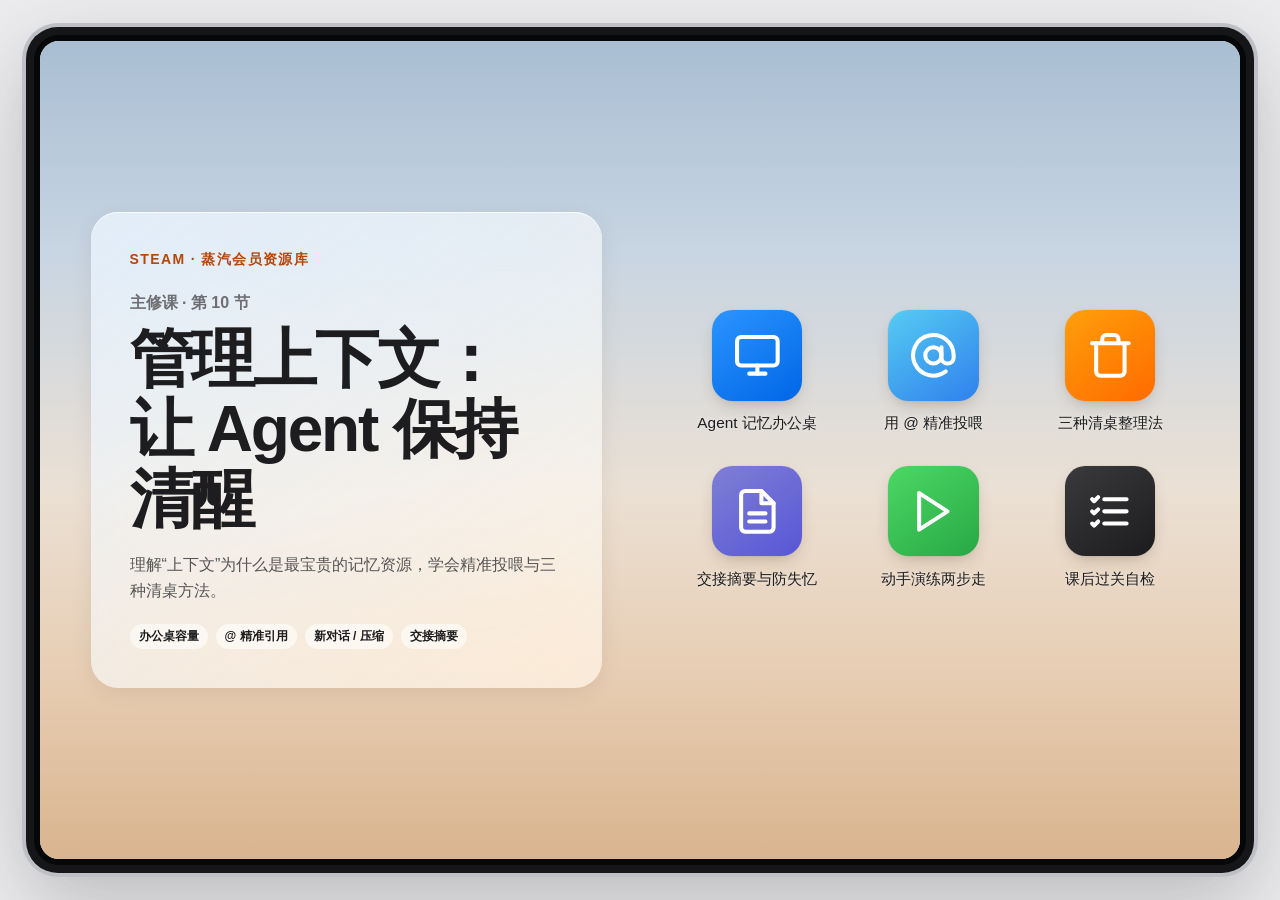
<file: lessons/10/index.html>
<!doctype html>
<html lang="zh-CN">
<head>
<meta charset="utf-8">
<meta name="viewport" content="width=device-width,initial-scale=1">
<title>第 10 节 · 蒸汽会员资源库</title>
<style>
/* =====================================================================
   蒸汽会员专属资源库 · 折叠屏手机界面（浅色版）
   配色与质感参考折叠屏展开视频：浅灰舞台、银色钛金属中框、细黑边框、
   浅色沙丘壁纸、白色毛玻璃小组件
   ===================================================================== */
:root{
  --bg:#ececef;--ink:#1d1d1f;--ink2:#6e6e73;--ink3:#8e8e93;--line:rgba(0,0,0,.08);
  --card:#fff;--card-h:#fff;--accent:#f26b1d;--accent2:#0a84ff;
  --ok:#1f9d55;--warn:#c27c0e;--plan:#6e6e73;--radius:18px;
  --font:-apple-system,BlinkMacSystemFont,"SF Pro Display","PingFang SC","Microsoft YaHei","Segoe UI",sans-serif;
  --mono:ui-monospace,SFMono-Regular,Consolas,"Courier New",monospace;
  --ease:cubic-bezier(.22,1,.36,1);
  --spring:cubic-bezier(.34,1.56,.64,1);
  --unfold:cubic-bezier(.5,0,.15,1);
  --H:720px;--W:1080px;
  --metal:.34em;--bez:.42em;--rO:3.3em;--th:.9em;
}
*{box-sizing:border-box}
html,body{height:100%;margin:0;overflow:hidden;background:var(--bg);color:var(--ink);font-family:var(--font);-webkit-font-smoothing:antialiased;-webkit-tap-highlight-color:transparent}
button{font:inherit;color:inherit}
a{color:var(--accent2)}
svg{display:block}
.preload *,.preload *::before,.preload *::after{transition:none!important}

/* ============ 舞台背景：明亮摄影棚 ============ */
.bg{position:fixed;inset:0;overflow:hidden;z-index:0;background:radial-gradient(120% 90% at 50% 38%,#fbfbfc 0%,#eeeef1 48%,#dcdde2 100%)}
.steam{position:absolute;inset:-10%}
.steam i{position:absolute;bottom:-25%;border-radius:50%;opacity:.35;animation:rise 26s linear infinite;will-change:transform}
.steam i:nth-child(1){left:-5%;width:44vw;height:44vw;background:radial-gradient(circle,#ffd7bd,transparent 65%)}
.steam i:nth-child(2){left:30%;width:40vw;height:40vw;background:radial-gradient(circle,#cfe3f7,transparent 65%);animation-duration:31s;animation-delay:-9s}
.steam i:nth-child(3){left:62%;width:42vw;height:42vw;background:radial-gradient(circle,#ffe6cf,transparent 65%);animation-duration:28s;animation-delay:-16s}
.steam i:nth-child(4){left:78%;width:34vw;height:34vw;background:radial-gradient(circle,#dbe8f5,transparent 65%);animation-duration:34s;animation-delay:-4s}
.steam i:nth-child(5){left:14%;width:30vw;height:30vw;background:radial-gradient(circle,#fff,transparent 65%);animation-duration:22s;animation-delay:-12s;opacity:.6}
@keyframes rise{0%{transform:translate3d(0,0,0) scale(.8)}50%{transform:translate3d(6vw,-60vh,0) scale(1.15)}100%{transform:translate3d(-4vw,-125vh,0) scale(.9)}}
.stretch{position:absolute;inset:0;display:flex;flex-direction:column;justify-content:center;opacity:.9;mask-image:radial-gradient(ellipse at center,#000 20%,transparent 72%);-webkit-mask-image:radial-gradient(ellipse at center,#000 20%,transparent 72%)}
.stretch .ln{white-space:nowrap;font-weight:800;font-size:clamp(60px,12vw,170px);line-height:.95;color:transparent;-webkit-text-stroke:1.2px rgba(0,0,0,.045);transform-origin:center;transform:scaleX(calc(var(--b,1) + var(--mx,0)*var(--k,.2)));transition:transform .6s var(--ease)}
.stretch .ln span{display:inline-block}
.stretch .ln:nth-child(even) span{animation-direction:reverse;animation-duration:60s}
.stretch .ln:nth-child(3){-webkit-text-stroke-color:rgba(242,107,29,.12)}
@keyframes slide{from{transform:translateX(0)}to{transform:translateX(-50%)}}

/* ============ 舞台与设备 ============ */
.stage{position:fixed;inset:0;z-index:1;display:grid;place-items:center;perspective:2600px;perspective-origin:50% 42%}
.floater{position:relative;transform-style:preserve-3d}
.intro .floater{animation:bob 5s ease-in-out infinite}
@keyframes bob{50%{transform:translateY(-10px)}}
.device{position:relative;width:var(--W);height:var(--H);transform-style:preserve-3d;font-size:calc(var(--H) / 50);transition:transform 1.7s var(--unfold)}
.device.folded{transform:translateX(-25%) rotateX(12deg) rotateY(-26deg) rotateZ(-4deg) scale(.88)}
.device.tilt{transition:transform .9s var(--ease)}
.settled .device,.settled .floater,.settled .half{transform-style:flat}
.settled .front{backface-visibility:visible;-webkit-backface-visibility:visible}
.settled .cover{visibility:hidden}
.settled .app,.settled .spot{transform:none}
.ground{position:absolute;left:6%;right:6%;bottom:-7%;height:9%;border-radius:50%;background:radial-gradient(ellipse at center,rgba(40,40,50,.32),rgba(40,40,50,.08) 55%,transparent 72%);filter:blur(14px);transition:left 1.6s var(--unfold),right 1.6s var(--unfold)}
.intro .ground{left:28%;right:52%}

.half{position:absolute;top:0;width:50%;height:100%;transform-style:preserve-3d}
.half.left{left:0;transform-origin:100% 50%;transition:transform 1.6s var(--unfold)}
.half.right{left:50%}
/* 折叠：左半边翻到右半边正前方（外屏朝向观众），展开时向观众一侧、从右向左翻开 */
.device.folded .half.left{transform:rotateY(180deg) translateZ(calc(-1 * var(--th) - .12em))}

/* 银色钛金属中框（含拉丝纹理与边缘高光） */
/* 机身厚度：正反两面各前后偏移半个厚度，中间用多层金属切片填充（由脚本生成） */
.slab{position:absolute;inset:0;pointer-events:none;backface-visibility:visible}
.left .slab{border-radius:var(--rO) 0 0 var(--rO)}
.right .slab{border-radius:0 var(--rO) var(--rO) 0}
.settled .slab{display:none}
.front{position:absolute;inset:0;backface-visibility:hidden;-webkit-backface-visibility:hidden;transform:translateZ(calc(var(--th) / 2));
  background:
    repeating-linear-gradient(90deg,rgba(255,255,255,.18) 0 1px,rgba(0,0,0,.025) 1px 3px),
    linear-gradient(160deg,#fbfbfc 0%,#d3d6db 18%,#eef0f2 38%,#b9bdc3 62%,#e6e8eb 82%,#a7abb1 100%);
  box-shadow:inset 0 0 0 1px rgba(0,0,0,.18),inset 0 1px 1px rgba(255,255,255,.9),inset 0 -1px 2px rgba(0,0,0,.18)}
.left .front{border-radius:var(--rO) 0 0 var(--rO);padding:var(--metal) 0 var(--metal) var(--metal)}
.right .front{border-radius:0 var(--rO) var(--rO) 0;padding:var(--metal) var(--metal) var(--metal) 0}
/* 侧键 */
.right .front::before{content:"";position:absolute;right:-.26em;top:22%;width:.3em;height:4.2em;border-radius:0 .3em .3em 0;
  background:linear-gradient(90deg,#9ea2a8,#e9ebee 50%,#b6bac0);box-shadow:inset 0 0 0 .5px rgba(0,0,0,.2)}
.right .front::after{content:"";position:absolute;top:-.26em;right:16%;width:5.4em;height:.3em;border-radius:.3em .3em 0 0;
  background:linear-gradient(180deg,#9ea2a8,#e9ebee 50%,#b6bac0);box-shadow:inset 0 0 0 .5px rgba(0,0,0,.2)}
/* 左半机身外侧：外屏（折叠时朝外，显示锁屏） */
.back{position:absolute;inset:0;backface-visibility:hidden;-webkit-backface-visibility:hidden;transform:rotateY(180deg) translateZ(calc(var(--th) / 2))}
.cover{border-radius:0 var(--rO) var(--rO) 0;padding:var(--metal);
  background:
    repeating-linear-gradient(90deg,rgba(255,255,255,.18) 0 1px,rgba(0,0,0,.025) 1px 3px),
    linear-gradient(200deg,#fbfbfc 0%,#d3d6db 18%,#eef0f2 38%,#b9bdc3 62%,#e6e8eb 82%,#a7abb1 100%);
  box-shadow:inset 0 0 0 1px rgba(0,0,0,.18),inset 0 1px 1px rgba(255,255,255,.9),inset 0 -1px 2px rgba(0,0,0,.18)}
/* 外屏侧键（折叠时在右侧可见） */
.cover::before{content:"";position:absolute;right:-.26em;top:22%;width:.3em;height:4.2em;border-radius:0 .3em .3em 0;
  background:linear-gradient(90deg,#9ea2a8,#e9ebee 50%,#b6bac0);box-shadow:inset 0 0 0 .5px rgba(0,0,0,.2)}
.cscreen{position:relative;width:100%;height:100%;overflow:hidden;isolation:isolate;border:var(--bez) solid #060708;
  border-radius:1.1em calc(var(--rO) - var(--metal)) calc(var(--rO) - var(--metal)) 1.1em}
.cover .wall{width:100%;left:0}
/* 翻动时外屏保持点亮，只是轻微变暗、变模糊，像真机一样 */
.cover .off{position:absolute;inset:0;z-index:20;background:#0b0d10;opacity:0;pointer-events:none;transition:opacity .6s ease}
.device:not(.folded) .cover .off{opacity:.18}
.cover .lock,.cover .wall{transition:filter .6s ease}
.device:not(.folded) .cover .lock,.device:not(.folded) .cover .wall{filter:blur(.5em)}
.lockm{display:none}

/* 屏幕：细黑边框 */
.screen{position:relative;width:100%;height:100%;overflow:hidden;background:#e9e3da;isolation:isolate;border:var(--bez) solid #060708}
.left .screen{border-right:0;border-radius:calc(var(--rO) - var(--metal)) 0 0 calc(var(--rO) - var(--metal))}
.right .screen{border-left:0;border-radius:0 calc(var(--rO) - var(--metal)) calc(var(--rO) - var(--metal)) 0}
/* 折痕 */
.left .screen::after,.right .screen::before{content:"";position:absolute;top:0;bottom:0;width:1.6em;z-index:9;pointer-events:none}
.left .screen::after{right:0;background:linear-gradient(90deg,transparent,rgba(0,0,0,.07) 80%,rgba(255,255,255,.25) 96%,rgba(0,0,0,.06))}
.right .screen::before{left:0;background:linear-gradient(270deg,transparent,rgba(0,0,0,.06) 85%,rgba(255,255,255,.2))}
.cam{position:absolute;top:.8em;left:50%;width:.82em;height:.82em;margin-left:-.41em;border-radius:50%;background:radial-gradient(circle at 35% 35%,#2b2f3a 0 18%,#050608 30%);box-shadow:0 0 0 1.5px rgba(0,0,0,.6);z-index:10}

/* 壁纸：浅色天空 + 沙丘（缓慢流动） */
.wall{position:absolute;top:0;height:100%;width:200%;z-index:0;
  background:linear-gradient(180deg,#a9bed3 0%,#c8d5e2 26%,#ebe0d4 55%,#e7cdb2 78%,#d9b48f 100%)}
.left .wall{left:0}
.right .wall{left:-100%}
.wall i{position:absolute;border-radius:50%;animation:drift 22s ease-in-out infinite alternate;will-change:transform}
/* 阅读板块时暂停背景动画，省电省性能 */
.app-open .steam i,.app-open .wall i{animation-play-state:paused}
.wall i:nth-child(1){width:95%;height:70%;left:-20%;top:62%;background:radial-gradient(ellipse at 50% 0%,#e8c7a3 0%,#d7a97e 45%,transparent 70%)}
.wall i:nth-child(2){width:90%;height:62%;left:38%;top:70%;background:radial-gradient(ellipse at 50% 0%,#f0d6ba 0%,#dcb48c 45%,transparent 70%);animation-duration:27s}
.wall i:nth-child(3){width:46%;height:60%;left:56%;top:-18%;background:radial-gradient(circle,rgba(255,250,240,.9),rgba(255,235,210,.35) 40%,transparent 66%);animation-duration:30s}
.wall i:nth-child(4){width:70%;height:40%;left:10%;top:38%;background:radial-gradient(ellipse,rgba(255,255,255,.55),transparent 65%);animation-duration:24s}
@keyframes drift{0%{transform:translate(0,0) scale(1)}50%{transform:translate(3%,-3%) scale(1.06)}100%{transform:translate(-3%,2%) scale(.97)}}

.content{position:absolute;inset:0;z-index:2;display:flex;flex-direction:column;padding:0 1.3em 1.1em;transition:filter 1.4s var(--unfold) .1s,opacity .9s .3s}
.device.folded .left .content{filter:blur(1.4em) saturate(.8)}
.device.folded .right .content{opacity:0;transition:opacity .3s}
.shade{position:absolute;inset:0;z-index:8;pointer-events:none;background:linear-gradient(90deg,rgba(20,20,25,.45),rgba(20,20,25,.12));opacity:0;transition:opacity 1.6s var(--unfold)}
.device.folded .shade{opacity:1}

/* 状态栏 */
.sb{display:flex;justify-content:space-between;align-items:center;height:2.9em;padding:0 .6em;font-size:.95em;font-weight:650;flex:none;color:#fff;text-shadow:0 1px 2px rgba(0,0,0,.15)}
.sb .ic{display:flex;gap:.35em;align-items:center}
.sb svg{width:1.15em;height:1.15em;fill:none;stroke:currentColor;stroke-width:2.2;stroke-linecap:round}
.bat{width:1.75em;height:.88em;border-radius:.28em;border:1.5px solid rgba(255,255,255,.9);position:relative;padding:1.5px}
.bat::after{content:"";position:absolute;right:-.24em;top:30%;width:.13em;height:40%;background:rgba(255,255,255,.9);border-radius:0 2px 2px 0}
.bat b{display:block;height:100%;width:82%;background:#fff;border-radius:1.5px}

/* ============ 锁屏（外屏） ============ */
.lock{position:absolute;inset:0;z-index:12;display:flex;flex-direction:column;align-items:center;padding:4em 1.4em 1.6em;cursor:pointer;color:#fff;
  transition:transform 1s var(--ease),opacity .8s}
.lock.gone{transform:translateY(-105%);opacity:0;pointer-events:none}
.device:not(.folded) .cover .lock{pointer-events:none}
.lock .ld{font-size:1.05em;font-weight:600;text-shadow:0 1px 6px rgba(40,60,90,.25)}
.lock .lt{font-size:6.6em;font-weight:700;letter-spacing:-.035em;line-height:1;margin:.04em 0 .14em;color:#fff;text-shadow:0 2px 18px rgba(40,60,90,.25)}
.lock .ln2{font-size:1.1em;font-weight:700;letter-spacing:.06em;text-shadow:0 1px 6px rgba(40,60,90,.3)}
.lock .ln3{font-size:.78em;letter-spacing:.38em;margin-top:.35em;font-weight:700;color:rgba(255,255,255,.85)}
.notif{margin-top:2.2em;width:100%;padding:.9em 1em;border-radius:1.4em;color:var(--ink);background:rgba(255,255,255,.62);backdrop-filter:blur(22px) saturate(1.6);-webkit-backdrop-filter:blur(22px) saturate(1.6);
  box-shadow:0 .4em 1.4em rgba(80,60,40,.12);display:flex;gap:.8em;align-items:center;text-align:left;animation:notif 1s var(--spring) .5s both}
@keyframes notif{from{opacity:0;transform:translateY(1em) scale(.94)}}
.notif .ni{flex:none;width:2.6em;height:2.6em;border-radius:.75em;display:grid;place-items:center;background:linear-gradient(150deg,#ffa25c,#ff5e3a)}
.notif .ni svg{width:55%;height:55%;fill:none;stroke:#fff;stroke-width:2;stroke-linecap:round}
.notif b{display:block;font-size:.9em}
.notif span{font-size:.8em;color:var(--ink2)}
.unlock{margin-top:auto;display:flex;flex-direction:column;align-items:center;gap:.5em;font-size:.9em;color:rgba(40,30,20,.75);font-weight:600}
.unlock .arr{width:2.7em;height:2.7em;border-radius:50%;display:grid;place-items:center;background:rgba(255,255,255,.55);backdrop-filter:blur(10px);-webkit-backdrop-filter:blur(10px);animation:pulse 1.8s ease-in-out infinite}
.unlock .arr svg{width:50%;height:50%;fill:none;stroke:#3a3a3c;stroke-width:2.4;stroke-linecap:round;stroke-linejoin:round}
@keyframes pulse{0%,100%{box-shadow:0 0 0 0 rgba(255,255,255,.7)}50%{box-shadow:0 0 0 .9em rgba(255,255,255,0)}}

/* ============ 小组件（白色毛玻璃） ============ */
.wgrid{display:grid;grid-template-columns:1fr 1fr;gap:1em;padding:.5em .3em;flex:1;align-content:start;min-height:0}
.wg{position:relative;overflow:hidden;border-radius:1.7em;padding:1.1em 1.25em;text-align:left;cursor:pointer;border:0;color:var(--ink);
  background:rgba(255,255,255,.6);backdrop-filter:blur(24px) saturate(1.7);-webkit-backdrop-filter:blur(24px) saturate(1.7);
  box-shadow:0 .3em 1.2em rgba(90,70,50,.1),inset 0 1px 0 rgba(255,255,255,.7);
  transform:perspective(60em) translateY(var(--ly,0)) scale(var(--ls,1)) rotateX(var(--rx,0deg)) rotateY(var(--ry,0deg));
  transition:transform .45s var(--spring),background .2s,box-shadow .3s}
.wg::after{content:"";position:absolute;inset:0;border-radius:inherit;pointer-events:none;opacity:0;transition:opacity .3s;
  background:radial-gradient(18em circle at var(--gx,50%) var(--gy,50%),rgba(255,255,255,.75),transparent 60%)}
.wg:hover{--ly:-.18em;background:rgba(255,255,255,.72);box-shadow:0 1em 2.2em rgba(90,70,50,.16),inset 0 1px 0 rgba(255,255,255,.7)}
.wg:hover::after{opacity:.55}
.wg:active{--ls:.97}
.w-clock:hover{--ly:-.1em}
.wg .wh{font-size:.78em;letter-spacing:.1em;color:var(--ink2);font-weight:700;display:flex;align-items:center;gap:.4em}
.w-clock{grid-column:span 2;display:flex;align-items:flex-end;justify-content:space-between;gap:1em;padding:1.3em 1.4em;cursor:default}
.w-clock .t{font-size:4.6em;font-weight:700;letter-spacing:-.035em;line-height:.9;font-variant-numeric:tabular-nums}
.w-clock .d{font-size:.95em;color:var(--ink2);margin-top:.5em;font-weight:500}
.w-clock .n{text-align:right;font-size:.9em;font-weight:700;line-height:1.5}
.w-clock .n small{display:block;font-size:.78em;letter-spacing:.3em;color:var(--accent)}
.w-map ol{list-style:none;margin:.7em 0 0;padding:0;display:flex;flex-direction:column;gap:.55em}
.w-map li{display:grid;grid-template-columns:3.8em 1fr;white-space:nowrap;gap:.6em;align-items:center;font-size:.82em;font-weight:600}
.w-map li i{display:block;height:.45em;border-radius:9px;background:rgba(0,0,0,.08);overflow:hidden;position:relative}
.w-map li i::after{content:"";position:absolute;inset:0;width:var(--p);border-radius:inherit;background:linear-gradient(90deg,#ff9a4d,var(--accent));transform-origin:left;animation:bar 1.4s var(--ease) both;animation-delay:var(--dl)}
@keyframes bar{from{transform:scaleX(0)}}
.w-stats .nums{display:grid;grid-template-columns:1fr 1fr;gap:.6em .8em;margin-top:.7em}
.w-stats b{display:block;font-size:2em;font-weight:700;line-height:1;font-variant-numeric:tabular-nums;color:var(--ink)}
.w-stats .stat:nth-child(1) b{color:#f26b1d}.w-stats .stat:nth-child(2) b{color:#0a84ff}.w-stats .stat:nth-child(3) b{color:#30b158}
.w-stats span{font-size:.75em;color:var(--ink2)}
.w-prompt{grid-column:span 2}
.w-prompt .pt{font-size:1.15em;font-weight:700;margin:.45em 0 .2em}
.w-prompt .pd{font-size:.85em;color:var(--ink2);line-height:1.55}
.w-prompt .go{position:absolute;right:1.1em;top:1em;font-size:.78em;padding:.2em .8em;border-radius:999px;background:rgba(10,132,255,.12);color:#0a6fd6;font-weight:600}
.w-mini{display:flex;align-items:center;gap:.85em;padding:.95em 1.1em}
.w-mini .mi{flex:none;width:2.7em;height:2.7em;border-radius:.8em;display:grid;place-items:center;background:linear-gradient(180deg,var(--g1),var(--g2));box-shadow:0 0 0 .5px rgba(0,0,0,.08);box-shadow:inset 0 1px 0 rgba(255,255,255,.35)}
.w-mini .mi svg{width:55%;height:55%;fill:none;stroke:var(--gc,#fff);stroke-width:2;stroke-linecap:round;stroke-linejoin:round}
.w-mini b{display:block;font-size:1em}
.w-mini small{display:block;font-size:.78em;color:var(--ink2)}

/* ============ 图标 ============ */
.spill{display:flex;align-items:center;gap:.55em;margin:.2em .3em 1.1em;padding:.65em 1.1em;border-radius:999px;cursor:pointer;flex:none;border:0;
  background:rgba(255,255,255,.45);color:rgba(30,30,35,.6);font-size:.95em;backdrop-filter:blur(18px) saturate(1.6);-webkit-backdrop-filter:blur(18px) saturate(1.6);box-shadow:inset 0 1px 0 rgba(255,255,255,.6);transition:background .2s}
.spill:hover{background:rgba(255,255,255,.6)}
.spill svg{width:1.1em;height:1.1em;fill:none;stroke:currentColor;stroke-width:2.2;stroke-linecap:round}
.spill kbd{margin-left:auto;font-family:var(--mono);font-size:.8em;border:1px solid rgba(0,0,0,.15);border-radius:.4em;padding:0 .45em}
.igrid{display:grid;grid-template-columns:repeat(4,1fr);gap:1.7em .3em;padding:.2em .1em;align-content:start}
.ico{background:none;border:0;padding:0;display:flex;flex-direction:column;align-items:center;gap:.45em;cursor:pointer;color:var(--ink);min-width:0}
/* iOS 风格图标：系统色、自上而下的轻微渐变、约 22% 圆角，无厚重高光 */
.sq{position:relative;width:4.7em;height:4.7em;border-radius:22.5%;display:grid;place-items:center;
  background:linear-gradient(180deg,var(--g1),var(--g2));
  box-shadow:0 0 0 .5px rgba(0,0,0,.06),0 .35em .9em -.35em rgba(60,40,20,.35);
  transform:translateY(var(--ly,0)) scale(calc(var(--ls,1) * var(--ds,1))) rotateX(var(--rx,0deg)) rotateY(var(--ry,0deg));
  transition:transform .4s var(--spring),box-shadow .3s,filter .2s}
.ico{perspective:22em}
.dock .sq{transform-origin:50% 100%}
/* 悬停扫光 */
.sq::after{content:"";position:absolute;inset:0;border-radius:inherit;pointer-events:none;opacity:0;
  background:linear-gradient(115deg,transparent 32%,rgba(255,255,255,.65) 48%,transparent 64%);background-size:260% 100%;background-position:140% 0}
.ico:hover .sq::after{animation:shine .9s var(--ease)}
@keyframes shine{0%{opacity:1;background-position:140% 0}100%{opacity:1;background-position:-40% 0}}
.sq svg{position:relative;width:54%;height:54%;fill:none;stroke:var(--gc,#fff);stroke-width:2;stroke-linecap:round;stroke-linejoin:round}
.sq .emo{font-size:2em;line-height:1}
.ico:hover .sq{--ly:-.28em;--ls:1.08;box-shadow:0 0 0 .5px rgba(0,0,0,.06),0 1em 1.6em -.6em rgba(60,40,20,.5)}
.ico:active .sq{--ls:.9;filter:brightness(.92)}
.lb{transition:transform .35s var(--spring)}
.ico:hover .lb{transform:translateY(-.12em)}
.ico:focus-visible .sq{outline:2px solid var(--accent2);outline-offset:3px}
.lb{font-size:.8em;font-weight:500;color:#1d1d1f;text-shadow:0 0 6px rgba(255,255,255,.6);white-space:nowrap;overflow:hidden;text-overflow:ellipsis;max-width:100%}
.ico.opening .sq{visibility:hidden}
.dock{margin-top:auto;flex:none;display:flex;justify-content:space-around;align-items:center;padding:.85em .5em;border-radius:2.3em;
  background:rgba(255,255,255,.38);backdrop-filter:blur(26px) saturate(1.8);-webkit-backdrop-filter:blur(26px) saturate(1.8);box-shadow:inset 0 1px 0 rgba(255,255,255,.6),0 .3em 1em rgba(90,60,30,.08)}
.dock .lb{display:none}

/* 入场 */
.ico,.wg,.spill,.dock{opacity:0}
.ready .ico{animation:pop .7s var(--spring) both;animation-delay:calc(var(--i,0) * 32ms + 80ms)}
.ready .wg{animation:wgIn .9s var(--ease) both;animation-delay:calc(var(--i,0) * 90ms)}
.ready .spill,.ready .dock{animation:wgIn .8s var(--ease) both .15s}
/* 展开时左屏内容已在，从模糊变清晰（参考视频） */
.unfolding .left .wg{opacity:1}
.ready .left .wg{animation:none;opacity:1}
.ready .ico.popped,.ready .wg.popped{animation:none;opacity:1}

/* ============ 拖动排序 ============ */
.content{user-select:none;-webkit-user-select:none;-webkit-touch-callout:none}
.ico,.wg{touch-action:manipulation}
.placeholder{opacity:.22!important}
.placeholder .sq,.placeholder.wg{box-shadow:none!important}
body.editing .ico:not(.placeholder) .sq{animation:jiggle .26s ease-in-out infinite alternate}
body.editing .ico:nth-child(even):not(.placeholder) .sq{animation-delay:-.13s}
body.editing .wg:not(.placeholder){animation:jiggleW .32s ease-in-out infinite alternate}
@keyframes jiggle{from{rotate:-2deg}to{rotate:2deg}}
@keyframes jiggleW{from{rotate:-.45deg}to{rotate:.45deg}}
.ghost{position:fixed!important;z-index:1000;margin:0;pointer-events:none;opacity:1!important;animation:none!important;
  transform:scale(1);transition:transform .25s var(--spring),filter .25s,left .3s var(--ease),top .3s var(--ease);will-change:left,top}
.ghost.lift{transform:scale(1.12) rotate(-2deg);filter:drop-shadow(0 22px 26px rgba(40,30,20,.28));transition:transform .25s var(--spring),filter .25s}
.ghost.drop{transform:scale(1);filter:none}
.ghost .lb{opacity:0}
.ghost.wg{color:var(--ink);background:rgba(255,255,255,.85)}
/* 左屏空白处可拖动合上手机 */
.settled:not(.m) #homeL{cursor:grab}
.folding,.folding *{cursor:grabbing!important}
.folding .content{user-select:none}
.hint button{background:none;border:0;padding:0;color:var(--accent2);cursor:pointer;font-size:inherit;letter-spacing:inherit}
.hint button:hover{text-decoration:underline}
.sr-reset{align-self:center;margin:0 0 6px;padding:6px 14px;border-radius:999px;border:0;background:rgba(10,132,255,.1);color:var(--accent2);cursor:pointer;font-size:13px}
@keyframes pop{from{opacity:0;transform:scale(.3) translateY(1em)}to{opacity:1;transform:none}}
@keyframes wgIn{from{opacity:0;transform:translateY(1.4em) scale(.96)}to{opacity:1;transform:none}}

.hint{position:absolute;left:0;right:0;bottom:3.2vh;margin:0;text-align:center;color:#8e8e93;font-size:13px;letter-spacing:.12em;transition:opacity .5s}

/* ============ 应用窗口（浅色） ============ */
.app{position:absolute;z-index:30;inset:calc(var(--metal) + var(--bez));border-radius:calc(var(--rO) - var(--metal) - var(--bez));overflow:hidden;display:flex;flex-direction:column;
  background:#f5f5f7;transform:translateZ(calc(var(--th) * .5 + 4px));transform-origin:0 0;font-size:15px;color:var(--ink)}
.app[hidden]{display:none}
.app-bg{position:absolute;inset:0;z-index:5;pointer-events:none;background:linear-gradient(180deg,var(--g1),var(--g2));opacity:0}
.app-head{position:relative;z-index:3;flex:none;display:flex;align-items:center;gap:12px;padding:16px 18px 12px;border-bottom:1px solid var(--line);
  background:rgba(255,255,255,.82);backdrop-filter:blur(20px);-webkit-backdrop-filter:blur(20px)}
.app-head svg{width:20px;height:20px;fill:none;stroke:currentColor;stroke-width:2.2;stroke-linecap:round;stroke-linejoin:round}
.app-back{display:flex;align-items:center;gap:2px;background:none;border:0;color:var(--accent2);cursor:pointer;padding:6px 8px 6px 2px;border-radius:10px;font-size:15px;flex:none}
.app-back:hover{background:rgba(0,0,0,.04)}
.app-title{flex:1;display:flex;align-items:center;justify-content:center;gap:10px;font-weight:700;font-size:16px;min-width:0;margin-right:58px}
.app-title .mini{flex:none;width:26px;height:26px;border-radius:8px;display:grid;place-items:center;background:linear-gradient(180deg,var(--g1),var(--g2));box-shadow:0 0 0 .5px rgba(0,0,0,.08)}
.app-title .mini svg{width:60%;height:60%;stroke:var(--gc,#fff);stroke-width:2.2}
.app-title .mini .emo{font-size:15px}
.app-title span:last-child{white-space:nowrap;overflow:hidden;text-overflow:ellipsis}
.hbtn{background:none;border:0;cursor:pointer;color:var(--ink2);padding:8px;border-radius:10px}
.hbtn:hover{background:rgba(0,0,0,.05);color:var(--ink)}
.app-body{position:relative;z-index:1;flex:1;overflow:auto;overscroll-behavior:contain;padding:28px 36px 80px;line-height:1.75;scrollbar-width:thin}
.app-body .wrap{max-width:1000px;margin:0 auto}
.app-body h2{margin:0 0 6px;font-size:30px;letter-spacing:-.02em;font-weight:700}
.app-body .intro{color:var(--ink2);margin:0 0 24px;max-width:760px}
.app-foot{margin-top:40px;color:var(--ink3);font-size:12.5px;text-align:center}
.hbar{position:absolute;z-index:6;bottom:8px;left:50%;width:132px;height:5px;margin-left:-66px;border-radius:9px;border:0;padding:0;background:rgba(0,0,0,.4);cursor:pointer}
.hbar::before{content:"";position:absolute;inset:-12px -10px}
.app.show .item{animation:itemIn .65s var(--ease) both;animation-delay:var(--d,0s)}
@keyframes itemIn{from{opacity:0;translate:0 18px}to{opacity:1;translate:0 0}}
.item.flash{animation:flash 1.6s ease both!important}
@keyframes flash{0%,40%{box-shadow:0 0 0 2px var(--accent),0 0 26px rgba(242,107,29,.3)}100%{box-shadow:0 0 0 0 transparent}}

/* ============ 全局搜索（浅色毛玻璃） ============ */
.spot{position:absolute;z-index:40;inset:calc(var(--metal) + var(--bez));border-radius:calc(var(--rO) - var(--metal) - var(--bez));display:flex;flex-direction:column;align-items:center;padding:2.6em 1.4em 1.4em;
  background:rgba(240,238,235,.6);backdrop-filter:blur(30px) saturate(1.5);-webkit-backdrop-filter:blur(30px) saturate(1.5);transform:translateZ(calc(var(--th) * .5 + 6px));
  opacity:0;transition:opacity .25s;font-size:15px}
.spot.show{opacity:1}
.spot[hidden]{display:none}
.spot-box{width:min(640px,100%);display:flex;align-items:center;gap:10px;padding:12px 14px;border-radius:16px;background:rgba(255,255,255,.85);box-shadow:0 6px 24px rgba(0,0,0,.08);
  transform:translateY(-12px) scale(.97);transition:transform .45s var(--spring)}
.spot.show .spot-box{transform:none}
.spot-box svg{flex:none;width:20px;height:20px;fill:none;stroke:var(--ink3);stroke-width:2.2;stroke-linecap:round}
.spot-box input{flex:1;min-width:0;background:none;border:0;outline:none;color:var(--ink);font-size:17px;font-family:inherit}
.spot-x{background:none;border:0;color:var(--accent2);cursor:pointer;font-size:15px;padding:2px 4px}
.spot-res{width:min(640px,100%);margin-top:14px;overflow:auto;flex:1;display:flex;flex-direction:column;gap:6px;scrollbar-width:thin}
.sr{display:flex;gap:12px;align-items:center;text-align:left;width:100%;padding:10px 12px;border-radius:14px;border:0;background:rgba(255,255,255,.6);cursor:pointer;animation:itemIn .4s var(--ease) both}
.sr:hover,.sr:focus-visible{background:#fff;outline:none}
.sr .mini{flex:none;width:34px;height:34px;border-radius:10px;display:grid;place-items:center;background:linear-gradient(180deg,var(--g1),var(--g2));box-shadow:0 0 0 .5px rgba(0,0,0,.08)}
.sr .mini svg{width:58%;height:58%;fill:none;stroke:var(--gc,#fff);stroke-width:2;stroke-linecap:round;stroke-linejoin:round}
.sr b{display:block;font-size:14.5px;font-weight:600;white-space:nowrap;overflow:hidden;text-overflow:ellipsis}
.sr small{display:block;color:var(--ink2);font-size:12.5px;white-space:nowrap;overflow:hidden;text-overflow:ellipsis}
.sr div{min-width:0}
.spot-empty{color:var(--ink2);text-align:center;padding:30px 0;font-size:14px}

/* ============ 内容样式（浅色卡片） ============ */
.grid{display:grid;grid-template-columns:repeat(auto-fill,minmax(280px,1fr));gap:16px}
.card{--rx:0deg;--ry:0deg;--gx:50%;--gy:50%;position:relative;background:#fff;border:1px solid rgba(0,0,0,.05);border-radius:var(--radius);padding:20px 22px;display:flex;flex-direction:column;gap:8px;
  box-shadow:0 1px 2px rgba(0,0,0,.04),0 6px 20px rgba(0,0,0,.04);
  transform:perspective(900px) rotateX(var(--rx)) rotateY(var(--ry));transition:transform .35s var(--ease),box-shadow .25s,border-color .25s;overflow:hidden}
.card::before{content:"";position:absolute;inset:0;pointer-events:none;opacity:0;transition:opacity .3s;background:radial-gradient(260px circle at var(--gx) var(--gy),rgba(242,107,29,.07),transparent 60%)}
.card:hover{box-shadow:0 2px 4px rgba(0,0,0,.04),0 14px 34px rgba(0,0,0,.08)}
.card:hover::before{opacity:1}
.card.tilting{transition:transform .08s linear,box-shadow .25s,border-color .25s}
.card h3{margin:0;font-size:16.5px;line-height:1.45;font-weight:650}
.card p{margin:0;color:var(--ink2);font-size:14.2px}
.card.slot{border:1.5px dashed rgba(10,132,255,.35);background:rgba(10,132,255,.035);box-shadow:none}
.card.slot h3::before{content:"待设置 · ";color:var(--accent2);font-size:12.5px;font-weight:600}
.tags{display:flex;gap:6px;flex-wrap:wrap}
.tag{font-size:12px;padding:1px 9px;border-radius:999px;background:rgba(0,0,0,.05);color:var(--ink2)}
.badge{font-size:12px;padding:1px 9px;border-radius:999px;font-weight:600;white-space:nowrap}
.b-done{background:rgba(52,199,89,.14);color:var(--ok)}
.b-wip{background:rgba(255,159,10,.16);color:var(--warn)}
.b-plan{background:rgba(0,0,0,.05);color:var(--plan)}
.row{display:flex;justify-content:space-between;align-items:flex-start;gap:10px}
.row .tag,.row .badge{flex:none;white-space:nowrap}
.card.wide{grid-column:1/-1}
.card.hl{border-color:rgba(10,132,255,.22);background:linear-gradient(180deg,rgba(10,132,255,.06),#fff 70%)}
.card ul{margin:2px 0 0;padding-left:18px;color:var(--ink2);font-size:14px}
.card li{margin:3px 0}
.card .note{font-size:12.5px;color:var(--ink3)}
.tbl-wrap{max-width:100%;overflow-x:auto;-webkit-overflow-scrolling:touch;border:1px solid rgba(0,0,0,.07);border-radius:12px;margin-top:4px}
.tbl{width:100%;border-collapse:collapse;font-size:13.5px;line-height:1.55;min-width:560px}
.tbl th{text-align:left;font-weight:650;color:var(--ink);background:#f5f5f7;padding:9px 12px;white-space:nowrap;border-bottom:1px solid rgba(0,0,0,.07)}
.tbl td{padding:9px 12px;color:var(--ink2);vertical-align:top;border-top:1px solid rgba(0,0,0,.05)}
.tbl tr:first-child td{border-top:0}
.tbl td.k{color:var(--ink);font-weight:600;white-space:nowrap}
.lv{display:grid;grid-template-columns:repeat(auto-fit,minmax(200px,1fr));gap:10px;margin-top:4px}
.lv-i{border-radius:12px;padding:12px 14px;display:flex;flex-direction:column;gap:4px;font-size:13.5px;line-height:1.55}
.lv-i b{font-size:14px}
.lv-i span{color:var(--ink2)}
.lv-g{background:rgba(52,199,89,.1)}.lv-g b{color:#1a7f3c}
.lv-y{background:rgba(255,179,0,.13)}.lv-y b{color:#9a6400}
.lv-r{background:rgba(255,59,48,.09)}.lv-r b{color:#c4271d}
.chips{display:flex;flex-wrap:wrap;gap:8px;margin:0 0 16px}
.chip{font:inherit;font-size:13px;padding:5px 14px;border-radius:999px;border:1px solid rgba(0,0,0,.1);background:#fff;color:var(--ink2);cursor:pointer;transition:.2s}
.chip:hover{border-color:var(--accent2);color:var(--accent2)}
.chip.on{background:var(--ink);border-color:var(--ink);color:#fff}
.item.off{display:none}
.m .tbl{min-width:0}
.m .tbl thead{display:none}
.m .tbl tr{display:block;padding:11px 14px;border-top:1px solid rgba(0,0,0,.06)}
.m .tbl tr:first-child{border-top:0}
.m .tbl td{display:block;padding:2px 0;border:0;white-space:normal}
.m .tbl td::before{content:attr(data-l) "：";color:var(--ink);font-weight:600}
.m .tbl td.k{font-size:15px;margin-bottom:3px}
.m .tbl td.k::before{content:none}
.links{display:flex;gap:8px;flex-wrap:wrap;margin-top:auto;padding-top:8px}
.btn{position:relative;overflow:hidden;display:inline-flex;align-items:center;gap:6px;padding:6px 15px;border-radius:999px;border:1px solid rgba(0,0,0,.1);background:#fff;color:var(--ink);font-size:13px;cursor:pointer;font-family:inherit;transition:.2s;text-decoration:none;white-space:nowrap}
.btn:hover{border-color:var(--accent2);color:var(--accent2)}
.btn.pri{background:var(--accent2);border:0;color:#fff;font-weight:600}
.btn.pri:hover{color:#fff;filter:brightness(1.08)}
.btn[aria-disabled=true]{opacity:.45;pointer-events:none}
.ripple{position:absolute;border-radius:50%;background:rgba(255,255,255,.5);transform:scale(0);animation:rip .65s ease-out forwards;pointer-events:none}
.btn:not(.pri) .ripple{background:rgba(10,132,255,.2)}
@keyframes rip{to{transform:scale(4);opacity:0}}
.steps{display:flex;flex-direction:column;position:relative;margin-left:4px}
.step{display:grid;grid-template-columns:46px 1fr;gap:18px;padding-bottom:22px;position:relative}
.step:not(:last-child)::before{content:"";position:absolute;left:22px;top:46px;bottom:0;width:2px;background:linear-gradient(rgba(242,107,29,.5),transparent)}
.num{width:46px;height:46px;border-radius:50%;display:grid;place-items:center;font-weight:700;background:linear-gradient(150deg,#ffa25c,#f26b1d);color:#fff;box-shadow:0 4px 12px rgba(242,107,29,.3)}
.step .body{background:#fff;border:1px solid rgba(0,0,0,.05);border-radius:var(--radius);padding:16px 20px;min-width:0;box-shadow:0 1px 2px rgba(0,0,0,.04),0 6px 20px rgba(0,0,0,.04)}
.step h3{margin:0 0 4px;font-size:16.5px;font-weight:650}
.step p{margin:0;color:var(--ink2);font-size:14.2px}
.step ul{margin:8px 0 0;padding-left:18px;color:var(--ink2);font-size:14.2px}
.step .codebox{margin-top:10px}
.codebox{position:relative}
pre.code{margin:0;background:#f5f5f7;border:1px solid rgba(0,0,0,.06);border-radius:12px;padding:38px 16px 14px;font-family:var(--mono);font-size:13px;line-height:1.7;white-space:pre-wrap;word-break:break-word;color:#1d1d1f;max-height:300px;overflow:auto}
.codebox .btn.copy{position:absolute;right:8px;top:8px;padding:3px 11px;font-size:12px}
.prompt-grid{display:grid;grid-template-columns:repeat(auto-fill,minmax(400px,1fr));gap:16px}
details{background:#fff;border:1px solid rgba(0,0,0,.05);border-radius:16px;padding:0 20px;margin-bottom:12px;box-shadow:0 1px 2px rgba(0,0,0,.04),0 6px 20px rgba(0,0,0,.035);transition:box-shadow .25s}
details[open]{box-shadow:0 2px 4px rgba(0,0,0,.04),0 14px 34px rgba(0,0,0,.07)}
summary{cursor:pointer;padding:15px 0;font-weight:600;list-style:none;display:flex;align-items:center;gap:12px}
summary::-webkit-details-marker{display:none}
summary .no{flex:none;font-size:12px;font-weight:700;letter-spacing:.04em;padding:3px 10px;border-radius:999px;background:rgba(242,107,29,.1);color:var(--accent)}
summary .tt{flex:1}
summary::after{content:"+";color:var(--ink3);font-size:22px;line-height:1;transition:transform .3s var(--ease)}
details[open] summary::after{transform:rotate(45deg)}
details .ans{padding:2px 0 18px;color:var(--ink2);font-size:14.5px}
details .ans h4{margin:16px 0 6px;color:var(--ink);font-size:14px}
details .ans ul,details .ans ol{margin:4px 0;padding-left:20px}
details .ans li{margin:3px 0}
details .ans .codebox{margin-top:10px}
.goal{padding:10px 14px;border-radius:12px;background:rgba(10,132,255,.07);color:#0b5cad}
.ans code,.card code,.step code{font-family:var(--mono);background:rgba(0,0,0,.05);padding:1px 6px;border-radius:5px;font-size:.92em;color:#c2410c}
.plan{display:grid;grid-template-columns:repeat(auto-fit,minmax(230px,1fr));gap:16px}
.plan .card h3{display:flex;gap:10px;align-items:center}
.plan .wk{font-size:12px;font-weight:700;padding:2px 10px;border-radius:999px;background:linear-gradient(150deg,#ffa25c,#f26b1d);color:#fff;white-space:nowrap}
.plan ul{margin:6px 0 0;padding-left:18px;color:var(--ink2);font-size:14px}
.plan li{margin:4px 0}
.gl{display:grid;grid-template-columns:repeat(auto-fill,minmax(260px,1fr));gap:14px}
.gl .card h3{color:var(--accent)}
.toast{position:fixed;left:50%;bottom:64px;transform:translate(-50%,20px);background:rgba(29,29,31,.9);color:#fff;padding:9px 22px;border-radius:999px;font-weight:600;font-size:14px;opacity:0;pointer-events:none;transition:.3s var(--ease);z-index:99;backdrop-filter:blur(10px)}
.toast.show{opacity:1;transform:translate(-50%,0)}

/* ============ 手机模式：设备就是屏幕 ============ */
.m .device{width:100vw;height:var(--H);font-size:15px}
.m .device.folded{transform:scale(.7) rotateX(14deg) rotateY(-18deg) rotateZ(-4deg)}
.m .half.left{display:none}
.m .lockm{display:flex}
.m .half.right{left:0;width:100%}
.m .right .front{padding:0;border-radius:0;transition:padding 1.3s var(--unfold),border-radius 1.3s var(--unfold)}
.m .right .slab{border-radius:56px}
.m .right .front::before,.m .right .front::after{opacity:0;transition:opacity .8s}
.m .right .screen{border-width:0;border-radius:0;transition:border-radius 1.3s var(--unfold),border-width 1.3s var(--unfold)}
.m .device.folded .right .front{padding:7px;border-radius:56px}
.m .device.folded .right .front::before,.m .device.folded .right .front::after{opacity:1}
.m .device.folded .right .screen{border-width:9px;border-radius:49px}
.m .right .screen::before{display:none}
.m .content{overflow-y:auto;overscroll-behavior:contain;padding:env(safe-area-inset-top) 16px calc(14px + env(safe-area-inset-bottom));scrollbar-width:none}
.m .content::-webkit-scrollbar{display:none}
.m .wgrid{flex:none;gap:12px;padding:4px 0 14px}
.m .w-map,.m .w-mini{display:none}
.m .w-clock{padding:1em 1.2em}
.m .w-clock .t{font-size:3.1em}
.m .w-stats{grid-column:span 2}
.m .w-stats .nums{grid-template-columns:repeat(4,1fr)}
.m .w-stats b{font-size:1.7em}
.m .igrid{gap:18px 4px;margin-bottom:18px}
.m .sq{width:3.9em;height:3.9em}
.m .dock{position:sticky;bottom:0;margin-top:auto;background:rgba(255,255,255,.55)}
.m .app,.m .spot{inset:0;border-radius:0}
.m .app-head{padding-top:max(14px,env(safe-area-inset-top))}
.m .app-back span{display:none}
.m .app-title{margin-right:30px}
.m .app-body{padding:20px 16px 70px}
.m .prompt-grid,.m .grid,.m .gl{grid-template-columns:minmax(0,1fr)}
.m .hint,.m .ground{display:none}
.m .lock{padding-top:max(4.5em,env(safe-area-inset-top))}
.m .lock .lt{font-size:5.6em}
.m .spot{padding-top:max(20px,env(safe-area-inset-top))}

@media(prefers-reduced-motion:reduce){
  *,*::before,*::after{animation-duration:.01ms!important;animation-delay:0s!important;transition-duration:.01ms!important;transition-delay:0s!important}
}

/* ============ 长卡片折叠 + 全文悬浮窗 ============ */
.cbody{display:flex;flex-direction:column;gap:8px;min-width:0}
.card.clamp .cbody{max-height:var(--ch,300px);overflow:hidden;cursor:pointer;-webkit-mask-image:linear-gradient(180deg,#000 62%,transparent);mask-image:linear-gradient(180deg,#000 62%,transparent)}
.more{align-self:flex-start;font:inherit;font-size:13px;font-weight:600;color:var(--accent2);background:rgba(10,132,255,.08);border:0;border-radius:999px;padding:5px 14px;cursor:pointer;transition:background .2s}
.more::after{content:" ›"}
.more:hover{background:rgba(10,132,255,.15)}
.reader{position:absolute;inset:0;z-index:40;display:flex;align-items:center;justify-content:center;padding:26px}
.reader[hidden]{display:none}
.rd-mask{position:absolute;inset:0;background:rgba(28,28,32,.26);-webkit-backdrop-filter:blur(6px);backdrop-filter:blur(6px);opacity:0;transition:opacity .3s}
.rd-panel{position:relative;width:min(1000px,100%);height:min(88%,780px);background:#fff;border-radius:22px;box-shadow:0 30px 80px rgba(0,0,0,.22),0 0 0 1px rgba(0,0,0,.04);display:grid;grid-template-columns:240px minmax(0,1fr);overflow:hidden;opacity:0;transform:translateY(26px) scale(.97);transition:opacity .3s,transform .38s var(--ease)}
.reader.show .rd-mask{opacity:1}
.reader.show .rd-panel{opacity:1;transform:none}
.rd-nav{position:relative;background:#f6f6f8;border-right:1px solid var(--line);overflow:auto;overscroll-behavior:contain;padding:12px 10px 24px;scrollbar-width:thin}
.rd-nav-h{font-size:12px;font-weight:650;color:var(--ink3);padding:4px 10px 8px;letter-spacing:.02em}
.rd-nav ol{list-style:none;margin:0;padding:0;display:flex;flex-direction:column;gap:2px}
.rd-nav button{display:block;width:100%;text-align:left;border:0;background:none;padding:8px 10px;border-radius:10px;font:inherit;font-size:13.5px;line-height:1.45;color:var(--ink2);cursor:pointer;transition:background .15s}
.rd-nav button:hover{background:rgba(0,0,0,.045)}
.rd-nav button.on{background:#fff;color:var(--ink);font-weight:600;box-shadow:0 1px 3px rgba(0,0,0,.08)}
.rd-nav small{display:block;margin-top:1px;font-size:11.5px;font-weight:400;color:var(--ink3)}
.rd-main{display:flex;flex-direction:column;min-width:0;min-height:0}
.rd-head{display:flex;align-items:center;gap:8px;padding:12px 16px;border-bottom:1px solid var(--line);flex:none}
.rd-pos{flex:1;font-size:12.5px;color:var(--ink3);font-variant-numeric:tabular-nums}
.rd-ib{font:inherit;font-size:13px;color:var(--ink);background:#fff;border:1px solid rgba(0,0,0,.1);border-radius:999px;padding:5px 12px;cursor:pointer;transition:.2s;white-space:nowrap}
.rd-ib:hover:not(:disabled){border-color:var(--accent2);color:var(--accent2)}
.rd-ib:disabled{opacity:.35;cursor:default}
.rd-toc{display:none}
.rd-body{flex:1;overflow:auto;overscroll-behavior:contain;padding:24px 30px 48px;line-height:1.75;scrollbar-width:thin}
.card.rd-card{transform:none;box-shadow:none;border:0;padding:0;overflow:visible;background:none;gap:10px}
.card.rd-card::before{display:none}
.card.rd-card h3{font-size:19px}
.card.rd-card p{font-size:15px}
.card.rd-card pre.code{max-height:none}
.m .reader{padding:0;align-items:flex-end}
.m .rd-panel{width:100%;height:92%;grid-template-columns:minmax(0,1fr);border-radius:22px 22px 0 0;transform:translateY(40px)}
.m .reader.show .rd-panel{transform:none}
.m .rd-nav{display:none;position:absolute;left:0;right:0;top:55px;bottom:0;z-index:3;border-right:0}
.m .reader.toc .rd-nav{display:block}
.m .rd-toc{display:inline-flex}
.m .rd-ib span{display:none}
.m .rd-head{padding:11px 12px;gap:6px}
.m .rd-body{padding:18px 18px 40px}
@media(prefers-reduced-motion:reduce){.rd-panel,.rd-mask{transition:none}}

/* 底栏图标拖进网格后不再保留底栏放大效果 */
.igrid .sq{--ds:1!important}
/* 卡片按钮统一贴底对齐 */
.card .more{margin-top:auto}
.card .more ~ .links{margin-top:0}
.sr-tools{display:flex;flex-wrap:wrap;gap:8px}

/* 资源总览：每个数字都可以单独点击 */
.w-stats .stat{all:unset;box-sizing:border-box;display:block;cursor:pointer;border-radius:.7em;padding:.25em .35em;margin:-.25em -.35em;transition:background .2s,transform .2s}
.w-stats .stat:hover{background:rgba(255,255,255,.75);transform:translateY(-1px)}
.w-stats .stat:focus-visible{outline:2px solid var(--accent2);outline-offset:2px}
.w-stats .stat span{display:block}
.w-stats .stat:hover span{color:var(--accent2)}

</style>
<style>
[hidden]{display:none!important}
.lesson{width:min(1320px,96vw);height:min(850px,94dvh);position:relative;border-radius:32px;background:#161618;padding:8px;box-shadow:0 0 0 4px #bfc0c5,0 30px 80px #3334;overflow:hidden}
.lesson .screen{position:relative;height:100%;inset:auto;border-radius:25px}
.lesson .wall{width:100%;left:0}
.launcher{position:relative;width:min(100%,1200px);height:100%;margin:auto;display:grid;grid-template-columns:minmax(0,1fr) minmax(0,1fr);align-items:center;justify-items:stretch;column-gap:clamp(26px,6vw,90px);padding:clamp(18px,4vw,72px)}
.launcher .course-widget{opacity:1;cursor:default;transform:none;padding:clamp(22px,3vw,46px);background:linear-gradient(145deg,rgba(232,242,252,.84),rgba(255,248,238,.68))}
.launcher .course-widget .wh{color:#b74609;font-size:14px}
.launcher .course-widget .chapter{margin:24px 0 10px;font-weight:600;color:var(--ink2)}
.launcher h1{font-size:clamp(32px,5vw,66px);margin:0;line-height:1.1;letter-spacing:-.035em}
.launcher .course-summary{margin:17px 0 0;color:#555;line-height:1.65}
.course-path{display:flex;flex-wrap:wrap;gap:8px;margin-top:20px}
.course-path span{font-size:12px;font-weight:600;padding:4px 9px;border-radius:999px;background:#ffffff94}
.launcher .tiles{display:grid;grid-template-columns:repeat(3,1fr);gap:clamp(13px,2.5vw,38px) clamp(9px,1.5vw,20px);text-align:center;align-items:start}
.launcher .ico{opacity:1;font-size:clamp(10px,1.5vw,20px);gap:.65em}
@media(max-width:720px){.launcher{grid-template-columns:1fr;gap:24px;overflow:auto}.launcher h1 br{display:none}.launcher .ico{font-size:clamp(12px,3.3vw,16px)}}

/* 弹窗与互动组件 */
.modal-overlay{--glass-strong:rgba(255,255,255,.95);--text:#1d1d1f;--sub:#515154;--orange:#b64b0a;--btn:#ff8c00;color:var(--text);position:fixed;inset:0;background:rgba(25,25,28,.34);backdrop-filter:blur(14px);display:flex;align-items:center;justify-content:center;opacity:0;visibility:hidden;transition:opacity .28s;z-index:100;padding:24px}
.modal-overlay.active{opacity:1;visibility:visible}
.modal-overlay :is(h2,h3,p,ul){margin:0}
.modal-card{width:min(940px,92vw);max-height:86vh;background:var(--glass-strong);border:1px solid rgba(255,255,255,.85);border-radius:32px;box-shadow:0 32px 64px rgba(0,0,0,.22);padding:34px 40px;overflow-y:auto;overflow-x:hidden;transform:scale(.92) translateY(16px);transition:transform .32s cubic-bezier(.22,1,.36,1)}
.modal-overlay.active .modal-card{transform:none}
.modal-header{display:flex;align-items:center;justify-content:space-between;gap:20px;margin-bottom:22px;padding-bottom:16px;border-bottom:1px solid rgba(0,0,0,.07)}
.modal-title-wrap{display:flex;align-items:center;gap:14px}
.modal-badge{padding:5px 12px;border-radius:8px;font-size:13px;font-weight:700;background:rgba(255,140,0,.14);color:var(--orange);white-space:nowrap}
.modal-title{font-size:25px;font-weight:800}
.close-btn{flex:0 0 auto;width:38px;height:38px;border-radius:50%;border:0;background:rgba(0,0,0,.06);font-size:20px;cursor:pointer}
.close-btn:hover{background:rgba(0,0,0,.12)}
.lead-box{background:#f5f5f7;border-left:4px solid var(--btn);padding:15px 18px;border-radius:12px;font-size:16px;font-weight:600;margin-bottom:22px;line-height:1.5}
.compare-grid{display:grid;grid-template-columns:1fr 1fr;gap:18px}
.sub-card{background:#fff;border:1px solid rgba(0,0,0,.07);border-radius:20px;padding:22px;box-shadow:0 6px 18px rgba(0,0,0,.04)}
.sub-card.highlight{border:2px solid var(--btn);background:linear-gradient(#fffaf3,#fff)}
.sub-card.safe{border:2px solid #34c759;background:linear-gradient(#f3fcf5,#fff)}
.sub-card h3{font-size:18px;margin-bottom:10px}
.sub-card p,.sub-card li{font-size:15px;color:var(--sub);line-height:1.65}
.sub-card ul{padding-left:18px;margin-top:8px}
.demo-btn{background:var(--btn);color:#fff;border:0;padding:9px 16px;border-radius:10px;font-size:13.5px;font-weight:700;cursor:pointer;box-shadow:0 4px 12px rgba(255,140,0,.25);transition:.2s}
.demo-btn:hover{filter:brightness(.94)}
.demo-btn.ghost-btn{background:#e5e5ea;color:#1d1d1f;box-shadow:none}
.demo-btn.safe-btn{background:#34c759;box-shadow:0 4px 12px rgba(52,199,89,.25)}

/* 上下文办公桌模拟器 */
.desk-box{background:#f8f8fa;border:1px solid rgba(0,0,0,.08);border-radius:20px;padding:20px}
.meter-head{display:flex;justify-content:space-between;align-items:center;margin-bottom:8px;font-weight:700;font-size:15px}
.meter-track{height:16px;background:#e5e5ea;border-radius:99px;overflow:hidden;margin-bottom:12px}
.meter-fill{height:100%;width:22%;background:#34c759;border-radius:99px;transition:width .4s ease,background .4s ease}
.desk-status{padding:12px 16px;border-radius:12px;background:#f0fdf4;color:#15803d;font-size:14.5px;font-weight:600;margin-bottom:14px;transition:.3s}
.desk-status.warn{background:#fffbeb;color:#b45309}
.desk-status.danger{background:#fef2f2;color:#b91c1c}
.btn-bar{display:flex;gap:8px;flex-wrap:wrap}

/* 三种清桌法与交接卡 */
.method-3{display:grid;grid-template-columns:repeat(3,1fr);gap:14px}
.method-card{background:#f5f5f7;border-radius:16px;padding:18px 16px;border-top:3px solid var(--btn)}
.method-card strong{display:block;font-size:16px;margin-bottom:6px;color:var(--text)}
.method-card span{font-size:14px;color:var(--sub);line-height:1.55;display:block}
.at-demo{background:#1c1c1e;color:#e5e5ea;border-radius:16px;padding:18px 20px;font-family:Consolas,monospace;font-size:14px;line-height:1.7}
.at-popup{display:inline-block;background:#2c2c2e;border:1px solid #48484a;border-radius:10px;padding:8px 12px;margin-top:8px;color:#64d2ff;font-size:13px}
.prompt-box{background:#f2f2f7;border:1px dashed #aeaeb2;border-radius:16px;padding:16px 18px;display:flex;align-items:center;justify-content:space-between;gap:16px;margin-bottom:18px}
.prompt-text{font-size:14.5px;font-weight:600;line-height:1.55;user-select:text}
.check-item{width:100%;display:flex;align-items:center;gap:12px;padding:14px 18px;background:#fff;border:1px solid rgba(0,0,0,.08);border-radius:14px;margin-bottom:10px;cursor:pointer;font-size:16px;font-weight:600;text-align:left;transition:.2s}
.check-item.checked{background:#f0fdf4;border-color:#34c759;color:#15803d}
.check-box{flex:0 0 auto;width:24px;height:24px;border-radius:7px;border:2px solid #c7c7cc;display:flex;align-items:center;justify-content:center;font-size:14px;color:transparent}
.check-item.checked .check-box{background:#34c759;border-color:#34c759;color:#fff}
body{display:grid;place-items:center}
dialog.modal-overlay[open]{width:100%;height:100%;max-width:none;max-height:none;margin:0;border:0;opacity:1;visibility:visible}
dialog.modal-overlay:not([open]){display:none}
dialog.modal-overlay::backdrop{background:transparent}
dialog[open] .modal-card{width:min(940px,100%);transform:none;overscroll-behavior:contain}
.copy-field{position:fixed;opacity:0}
.meter-head{gap:8px;flex-wrap:wrap}
@media(prefers-reduced-motion:reduce){.meter-fill{transition:none}}
@media(max-width:720px){
  .modal-overlay{padding:12px}
  .modal-card{padding:22px 16px;border-radius:22px}
  .modal-title-wrap{align-items:flex-start;flex-direction:column;gap:6px}
  .modal-title{font-size:20px}
  .compare-grid,.method-3{grid-template-columns:minmax(0,1fr)}
  .prompt-box{align-items:stretch;flex-direction:column}
}
</style>
</head>
<body>
<main class="lesson">
  <div class="screen">
    <div class="wall"></div>
    <div class="launcher">
      <section class="wg course-widget">
        <div class="wh">STEAM · 蒸汽会员资源库</div>
        <div class="chapter">主修课 · 第 10 节</div>
        <h1>管理上下文：<br>让 Agent 保持清醒</h1>
        <p class="course-summary">理解“上下文”为什么是最宝贵的记忆资源，学会精准投喂与三种清桌方法。</p>
        <div class="course-path">
          <span>办公桌容量</span>
          <span>@ 精准引用</span>
          <span>新对话 / 压缩</span>
          <span>交接摘要</span>
        </div>
      </section>

      <section class="tiles" aria-label="本节课程模块">
        <button class="ico" type="button" onclick="openModal('desk')">
          <span class="sq" style="background:linear-gradient(145deg,#2b95ff,#0066e6);color:#fff">
            <svg width="38" height="38" viewBox="0 0 24 24" fill="none" stroke="currentColor" stroke-width="2.2" stroke-linecap="round" stroke-linejoin="round"><rect x="2" y="3" width="20" height="14" rx="2" ry="2"></rect><line x1="8" y1="21" x2="16" y2="21"></line><line x1="12" y1="17" x2="12" y2="21"></line></svg>
          </span>
          <span class="lb">Agent 记忆办公桌</span>
        </button>

        <button class="ico" type="button" onclick="openModal('mention')">
          <span class="sq" style="background:linear-gradient(145deg,#56ccf2,#2f80ed);color:#fff">
            <svg width="38" height="38" viewBox="0 0 24 24" fill="none" stroke="currentColor" stroke-width="2.2" stroke-linecap="round" stroke-linejoin="round"><circle cx="12" cy="12" r="4"></circle><path d="M16 8v5a3 3 0 0 0 6 0v-1a10 10 0 1 0-3.92 7.94"></path></svg>
          </span>
          <span class="lb">用 @ 精准投喂</span>
        </button>

        <button class="ico" type="button" onclick="openModal('clean')">
          <span class="sq" style="background:linear-gradient(145deg,#ff9f0a,#ff6b00);color:#fff">
            <svg width="38" height="38" viewBox="0 0 24 24" fill="none" stroke="currentColor" stroke-width="2.2" stroke-linecap="round" stroke-linejoin="round"><polyline points="3 6 5 6 21 6"></polyline><path d="M19 6v14a2 2 0 0 1-2 2H7a2 2 0 0 1-2-2V6m3 0V4a2 2 0 0 1 2-2h4a2 2 0 0 1 2 2v2"></path></svg>
          </span>
          <span class="lb">三种清桌整理法</span>
        </button>

        <button class="ico" type="button" onclick="openModal('handover')">
          <span class="sq" style="background:linear-gradient(145deg,#7f7fd5,#5856d6);color:#fff">
            <svg width="38" height="38" viewBox="0 0 24 24" fill="none" stroke="currentColor" stroke-width="2.2" stroke-linecap="round" stroke-linejoin="round"><path d="M14 2H6a2 2 0 0 0-2 2v16a2 2 0 0 0 2 2h12a2 2 0 0 0 2-2V8z"></path><polyline points="14 2 14 8 20 8"></polyline><line x1="16" y1="13" x2="8" y2="13"></line><line x1="16" y1="17" x2="8" y2="17"></line></svg>
          </span>
          <span class="lb">交接摘要与防失忆</span>
        </button>

        <button class="ico" type="button" onclick="openModal('drill')">
          <span class="sq" style="background:linear-gradient(145deg,#4cd964,#28a745);color:#fff">
            <svg width="38" height="38" viewBox="0 0 24 24" fill="none" stroke="currentColor" stroke-width="2.2" stroke-linecap="round" stroke-linejoin="round"><polygon points="5 3 19 12 5 21 5 3"></polygon></svg>
          </span>
          <span class="lb">动手演练两步走</span>
        </button>
        <button class="ico" type="button" onclick="openModal('check')">
          <span class="sq" style="background:linear-gradient(145deg,#3a3a3c,#1c1c1e);color:#fff">
            <svg aria-hidden="true" viewBox="0 0 24 24"><path d="M9 6h11M9 12h11M9 18h11M3 6l1 1 2-2M3 12l1 1 2-2M3 18l1 1 2-2"/></svg>
          </span>
          <span class="lb">课后过关自检</span>
        </button>
      </section>
    </div>
  </div>
</main>
<dialog class="modal-overlay" id="modalOverlay" aria-labelledby="modalTitle" onclick="if(event.target===this)closeModal()">
  <div class="modal-card" id="modalContent"></div>
</dialog>
<script>
const modalData = {
  "desk": {
    "badge": "01 · 核心原理",
    "title": "理解「上下文」：Agent 眼前的办公桌容量",
    "html": "<div class=\"lead-box\">上下文包括对话历史、读过的文件和终端输出。点击下方按钮，模拟上下文占用和清理过程。</div><div class=\"desk-box\"><div class=\"meter-head\"><span>🧠 Agent 当前办公桌占用率</span><span id=\"meterNum\"></span></div><div class=\"meter-track\" role=\"progressbar\" aria-label=\"模拟上下文占用率\" aria-valuemin=\"0\" aria-valuemax=\"100\"><div class=\"meter-fill\" id=\"meterFill\"></div></div><div class=\"desk-status\" id=\"deskStatus\" role=\"status\"></div><div class=\"btn-bar\"><button class=\"demo-btn ghost-btn\" onclick=\"addCtx(25)\">+ 聊 10 轮闲话</button><button class=\"demo-btn ghost-btn\" onclick=\"addCtx(35)\">+ 塞入大段报错日志</button><button class=\"demo-btn\" onclick=\"compactCtx()\">🗜️ 输入 /compact 压缩</button><button class=\"demo-btn safe-btn\" onclick=\"resetCtx()\">✨ 开新对话清桌</button></div></div>"
  },
  "mention": {
    "badge": "02 · 精准投喂",
    "title": "输入 @ 选择具体文件，只给与当前任务有关的材料",
    "html": "<div class=\"lead-box\">用 @ 点名指定文件，帮 Agent 缩小查找范围。</div><div class=\"compare-grid\"><div class=\"sub-card \"><h3>❌ 模糊投喂</h3><p>“帮我看看我的项目，把首页那个按钮的颜色改一下。”</p><p>范围不清楚时，Agent 可能需要多读一些文件来定位按钮。</p></div><div class=\"sub-card highlight\"><h3>✅ 用 @ 精准点名（推荐）</h3><p>请修改 @index.html 里的主按钮背景色为暖橙色。</p><p>📄 index.html ｜ 🎨 assets/library.css</p></div></div>"
  },
  "clean": {
    "badge": "03 · 三种清桌法",
    "title": "不同卡壳场景，对应三种最顺手的清理方法",
    "html": "<div class=\"lead-box\">根据任务是否相关、历史是否太长，以及当前是否卡住，选择整理方法。</div><div class=\"method-3\"><div class=\"method-card\"><strong>1. 换无关任务 → 开新对话</strong><span>做完网页准备做另一个新页面？在对应项目下新建对话。</span></div><div class=\"method-card\"><strong>2. 长任务聊太久 → /compact</strong><span>同一个功能改了二三十轮时，可以在支持该命令的界面使用 /compact 概括历史对话。</span></div><div class=\"method-card\"><strong>3. 死结绕不出 → 交接重启</strong><span>反复改不对时，开新对话贴入一份“交接摘要”，让新对话接手。</span></div></div>"
  },
  "handover": {
    "badge": "04 · 防失忆绝招",
    "title": "压缩后核对约束 + 开新对话必贴「交接摘要」",
    "html": "<div class=\"lead-box\">/compact 压缩后要核对约束，重开新对话时带上交接摘要。</div><div class=\"sub-card highlight\"><h3>🔍 压缩后必问一句（防遗忘）</h3><p>“刚才执行了压缩，请确认一下：我最开始定下的‘单文件纯前端、保持浅色圆角风格’这两个约束还在你的记忆里吗？”</p></div><div class=\"prompt-box\" style=\"margin-top:16px\"><div class=\"prompt-text\" id=\"promptText\" style=\"white-space:pre-line\">【交接摘要】\n1. 最终目标：给作品集加搜索筛选。\n2. 已改文件：index.html。\n3. 当前问题：手机端筛选按钮换行错位。\n4. 验收标准：手机宽度下按钮单行对齐且原有卡片不变。</div><button type=\"button\" class=\"demo-btn\" id=\"copyBtn\" onclick=\"copyPrompt()\">复制交接模板</button></div>"
  },
  "drill": {
    "badge": "05 · 动手练习",
    "title": "亲自体验一次「开新对话 + /compact 压缩核对」",
    "html": "<div class=\"lead-box\">动手练习：做两个不相关的任务，中间开一次新对话。在长任务里压缩一次并核对关键约束。</div><div class=\"sub-card \"><h3>🛠️ 推荐练习流程</h3><ul><li>第 1 步（精准引用）：在对话框输入 @ 选中你的网页文件，让它修改一处小文字。</li><li>第 2 步（隔离任务）：准备做下一个小功能前，点击「新建对话」开启干净窗口。</li><li>第 3 步（压缩核对）：找一个较长的旧对话，输入 /compact，压缩完立刻追问它是否还记得你最初的样式要求。</li></ul></div>"
  },
  "check": {
    "badge": "06 · 过关自检",
    "title": "第 10 课过关自检清单",
    "html": "<div class=\"lead-box\">请根据自己的实际练习结果逐项打勾。</div><button class=\"check-item\" type=\"button\" aria-pressed=\"false\" onclick=\"this.setAttribute('aria-pressed', this.classList.toggle('checked'))\"><span class=\"check-box\" aria-hidden=\"true\">✓</span><span>我知道什么时候该开新对话、什么时候该用 /compact 压缩</span></button><button class=\"check-item\" type=\"button\" aria-pressed=\"false\" onclick=\"this.setAttribute('aria-pressed', this.classList.toggle('checked'))\"><span class=\"check-box\" aria-hidden=\"true\">✓</span><span>我会在输入框用 @ 精准引用一个具体文件，而不是让它盲目乱读</span></button>"
  }
};
let ctxPct = 22;
function addCtx(amount) {
  ctxPct = Math.min(98, ctxPct + amount);
  updateMeter();
}
function compactCtx() {
  ctxPct = Math.min(ctxPct, Math.max(32, Math.floor(ctxPct * 0.45)));
  updateMeter(true);
}
function resetCtx() {
  ctxPct = 15;
  updateMeter();
}
function updateMeter(compacted = false) {
  const fill = document.getElementById('meterFill');
  const status = document.getElementById('deskStatus');
  fill.style.width = ctxPct + '%';
  fill.parentElement.setAttribute('aria-valuenow', ctxPct);
  const level = ctxPct >= 80 ? 'danger' : ctxPct >= 50 ? 'warn' : '';
  fill.style.background = { danger: '#ff3b30', warn: '#ff9500', '': '#34c759' }[level];
  document.getElementById('meterNum').textContent = ctxPct + '%' +
    { danger: '（严重爆满）', warn: '（有点拥挤）', '': '（头脑清醒）' }[level];
  status.className = 'desk-status' + (level ? ' ' + level : '');
  status.textContent = compacted ? '🗜️ 模拟压缩完成，请核对最初的关键约束。' : {
    danger: '🚨 模拟上下文接近上限，较早的要求可能被遗漏。',
    warn: '⚠️ 桌面资料越来越多，可以考虑压缩并核对约束。',
    '': '✅ 桌面空间充足，可以继续当前任务。'
  }[level];
}


const keys = Object.keys(modalData);
const overlay = document.getElementById('modalOverlay');
const content = document.getElementById('modalContent');

function openModal(key) {
  const data = modalData[key];
  if (!data) return;
  content.innerHTML = '<div class="modal-header"><div class="modal-title-wrap"><span class="modal-badge">'
    + data.badge + '</span><h2 class="modal-title" id="modalTitle">' + data.title
    + '</h2></div><button class="close-btn" type="button" onclick="closeModal()" aria-label="关闭">✕</button></div>'
    + data.html;
  if (key === 'desk') updateMeter();
  if (!overlay.open) overlay.showModal();
  content.scrollTop = 0;
  content.querySelector('.close-btn').focus();
}

function closeModal() {
  overlay.close();
}

document.addEventListener('keydown', event => {
  if (!event.ctrlKey && !event.metaKey && !event.altKey && /^[1-6]$/.test(event.key)) {
    openModal(keys[Number(event.key) - 1]);
  }
});

async function copyPrompt() {
  const prompt = document.getElementById('promptText');
  const button = document.getElementById('copyBtn');
  const text = prompt.textContent.trim().replace(/^“|”$/g, '');
  let copied = false;
  try {
    await navigator.clipboard.writeText(text);
    copied = true;
  } catch {
    const field = document.createElement('textarea');
    field.value = text;
    field.className = 'copy-field';
    content.append(field);
    field.select();
    try { copied = document.execCommand('copy'); } catch {}
    field.remove();
  }
  if (!button.isConnected || !overlay.open) return;
  button.focus();
  if (!copied) {
    const range = document.createRange();
    range.selectNodeContents(prompt);
    const selection = window.getSelection();
    selection.removeAllRanges();
    selection.addRange(range);
  }
  button.textContent = copied ? '已复制 ✓' : '请手动复制选中文字';
}

</script>
</body>
</html>
</file>
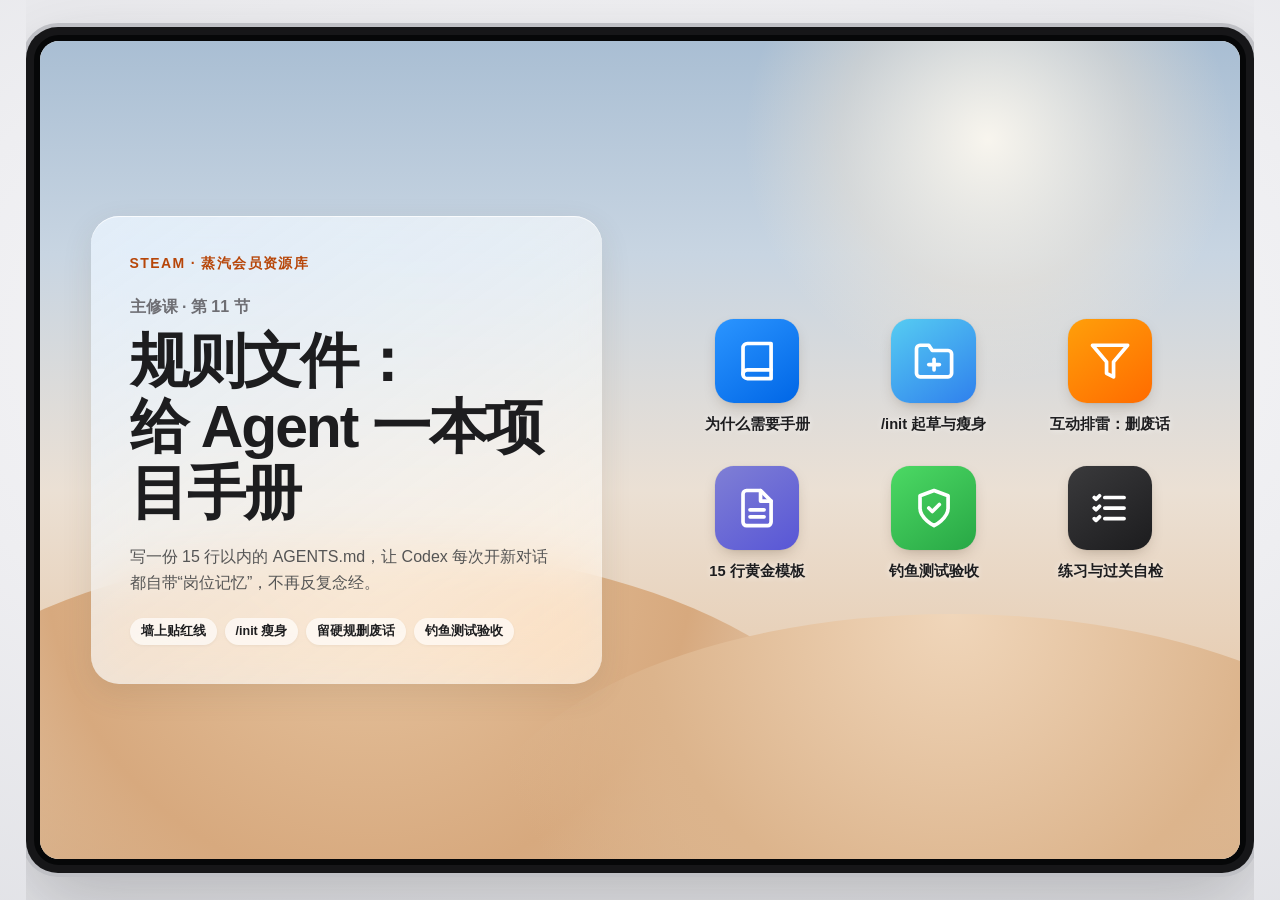
<file: lessons/11/index.html>
<!doctype html>
<html lang="zh-CN">
<head>
<meta charset="utf-8">
<meta name="viewport" content="width=device-width,initial-scale=1">
<title>第 11 节 · 规则文件：给 Agent 一本项目手册</title>
<style>
:root{
  --bg:#ececef;--ink:#1d1d1f;--ink2:#6e6e73;--ink3:#8e8e93;--line:rgba(0,0,0,.08);
  --accent:#f26b1d;--accent2:#0a84ff;--ok:#1f9d55;--warn:#c27c0e;--danger:#ff3b30;
  --font:-apple-system,BlinkMacSystemFont,"SF Pro Display","PingFang SC","Microsoft YaHei","Segoe UI",sans-serif;
  --mono:ui-monospace,SFMono-Regular,Consolas,"Courier New",monospace;
  --ease:cubic-bezier(.22,1,.36,1);
  --spring:cubic-bezier(.34,1.56,.64,1);
}
*{box-sizing:border-box}
html,body{height:100%;margin:0;overflow:hidden;background:radial-gradient(120% 90% at 50% 38%,#fbfbfc 0%,#eeeef1 48%,#dcdde2 100%);color:var(--ink);font-family:var(--font);-webkit-font-smoothing:antialiased;display:grid;place-items:center}
button{font:inherit;color:inherit}
svg{display:block}
[hidden]{display:none!important}

/* ============ 课程舞台框架（与第 10 课视觉统一） ============ */
.lesson{width:min(1320px,96vw);height:min(850px,94dvh);position:relative;border-radius:32px;background:#161618;padding:8px;box-shadow:0 0 0 4px #bfc0c5,0 30px 80px #3334;overflow:hidden}
.screen{position:relative;width:100%;height:100%;overflow:hidden;border-radius:25px;background:#e9e3da;isolation:isolate;border:6px solid #060708}
.wall{position:absolute;inset:0;z-index:0;background:linear-gradient(180deg,#a9bed3 0%,#c8d5e2 26%,#ebe0d4 55%,#e7cdb2 78%,#d9b48f 100%)}
.wall i{position:absolute;border-radius:50%;animation:drift 22s ease-in-out infinite alternate;pointer-events:none}
.wall i:nth-child(1){width:85%;height:65%;left:-15%;top:62%;background:radial-gradient(ellipse at 50% 0%,#e8c7a3 0%,#d7a97e 45%,transparent 70%)}
.wall i:nth-child(2){width:80%;height:58%;left:36%;top:70%;background:radial-gradient(ellipse at 50% 0%,#f0d6ba 0%,#dcb48c 45%,transparent 70%);animation-duration:27s}
.wall i:nth-child(3){width:46%;height:60%;left:56%;top:-18%;background:radial-gradient(circle,rgba(255,250,240,.9),rgba(255,235,210,.35) 40%,transparent 66%);animation-duration:30s}
@keyframes drift{0%{transform:translate(0,0) scale(1)}50%{transform:translate(3%,-3%) scale(1.06)}100%{transform:translate(-3%,2%) scale(.97)}}

.launcher{position:relative;z-index:2;width:min(100%,1200px);height:100%;margin:auto;display:grid;grid-template-columns:minmax(0,1fr) minmax(0,1fr);align-items:center;justify-items:stretch;column-gap:clamp(26px,6vw,90px);padding:clamp(18px,4vw,72px)}
.wg{position:relative;overflow:hidden;border-radius:28px;border:0;color:var(--ink);
  background:linear-gradient(145deg,rgba(232,242,252,.84),rgba(255,248,238,.68));
  backdrop-filter:blur(24px) saturate(1.7);-webkit-backdrop-filter:blur(24px) saturate(1.7);
  box-shadow:0 10px 30px rgba(90,70,50,.12),inset 0 1px 0 rgba(255,255,255,.75);
  padding:clamp(24px,3vw,46px)}
.wg .wh{color:#b74609;font-size:14px;letter-spacing:.1em;font-weight:700}
.wg .chapter{margin:24px 0 10px;font-weight:600;color:var(--ink2);font-size:16px}
.launcher h1{font-size:clamp(32px,4.6vw,62px);margin:0;line-height:1.12;letter-spacing:-.035em}
.course-summary{margin:18px 0 0;color:#555;line-height:1.65;font-size:16px}
.course-path{display:flex;flex-wrap:wrap;gap:8px;margin-top:22px}
.course-path span{font-size:12.5px;font-weight:600;padding:5px 11px;border-radius:999px;background:#ffffffa6;box-shadow:0 1px 3px rgba(0,0,0,.05)}

.tiles{display:grid;grid-template-columns:repeat(3,1fr);gap:clamp(16px,2.5vw,38px) clamp(10px,1.5vw,22px);text-align:center;align-items:start}
.ico{background:none;border:0;padding:0;display:flex;flex-direction:column;align-items:center;gap:.65em;cursor:pointer;color:var(--ink);font-size:clamp(11px,1.4vw,18px);perspective:22em}
.sq{position:relative;width:4.7em;height:4.7em;border-radius:22.5%;display:grid;place-items:center;
  box-shadow:0 0 0 .5px rgba(0,0,0,.06),0 .35em .9em -.35em rgba(60,40,20,.35);
  transition:transform .4s var(--spring),box-shadow .3s,filter .2s}
.sq svg{width:50%;height:50%;fill:none;stroke:#fff;stroke-width:2.1;stroke-linecap:round;stroke-linejoin:round}
.ico:hover .sq{transform:translateY(-.28em) scale(1.08);box-shadow:0 0 0 .5px rgba(0,0,0,.06),0 1em 1.6em -.6em rgba(60,40,20,.5)}
.ico:active .sq{transform:scale(.92);filter:brightness(.92)}
.lb{font-size:.82em;font-weight:600;color:#1d1d1f;text-shadow:0 0 6px rgba(255,255,255,.7);transition:transform .35s var(--spring)}
.ico:hover .lb{transform:translateY(-.12em)}

/* ============ 弹窗与通用组件 ============ */
dialog.modal-overlay{--glass-strong:rgba(255,255,255,.96);--text:#1d1d1f;--sub:#515154;--orange:#b64b0a;--btn:#ff8c00;
  color:var(--text);position:fixed;inset:0;width:100%;height:100%;max-width:none;max-height:none;margin:0;border:0;padding:24px;
  background:rgba(25,25,28,.36);backdrop-filter:blur(14px);-webkit-backdrop-filter:blur(14px);
  display:flex;align-items:center;justify-content:center;z-index:100}
dialog.modal-overlay:not([open]){display:none}
dialog.modal-overlay::backdrop{background:transparent}
.modal-card{width:min(960px,94vw);max-height:88vh;background:var(--glass-strong);border:1px solid rgba(255,255,255,.9);border-radius:32px;box-shadow:0 32px 64px rgba(0,0,0,.22);padding:34px 40px;overflow-y:auto;overflow-x:hidden;animation:cardPop .28s var(--ease)}
@keyframes cardPop{from{opacity:0;transform:scale(.94) translateY(14px)}to{opacity:1;transform:none}}
.modal-card :is(h2,h3,p,ul,pre){margin:0}
.modal-header{display:flex;align-items:center;justify-content:space-between;gap:20px;margin-bottom:20px;padding-bottom:16px;border-bottom:1px solid rgba(0,0,0,.07)}
.modal-title-wrap{display:flex;align-items:center;gap:14px;flex-wrap:wrap}
.modal-badge{padding:5px 12px;border-radius:8px;font-size:13px;font-weight:700;background:rgba(255,140,0,.14);color:var(--orange);white-space:nowrap}
.modal-title{font-size:24px;font-weight:800;letter-spacing:-.02em}
.close-btn{flex:0 0 auto;width:38px;height:38px;border-radius:50%;border:0;background:rgba(0,0,0,.06);font-size:18px;cursor:pointer;transition:.2s}
.close-btn:hover{background:rgba(0,0,0,.13)}
.lead-box{background:#f5f5f7;border-left:4px solid var(--btn);padding:14px 18px;border-radius:12px;font-size:15.5px;font-weight:600;margin-bottom:20px;line-height:1.55}
.lead-box code,.sub-card code,.rule-text code{font-family:var(--mono);background:rgba(255,140,0,.12);color:#b64b0a;padding:1px 6px;border-radius:6px;font-size:.92em}

.compare-grid{display:grid;grid-template-columns:1fr 1fr;gap:18px}
.sub-card{background:#fff;border:1px solid rgba(0,0,0,.07);border-radius:20px;padding:22px;box-shadow:0 6px 18px rgba(0,0,0,.04)}
.sub-card.highlight{border:2px solid var(--btn);background:linear-gradient(#fffaf3,#fff)}
.sub-card.safe{border:2px solid #34c759;background:linear-gradient(#f3fcf5,#fff)}
.sub-card.bad{border:1.5px solid rgba(255,59,48,.28);background:linear-gradient(#fff6f6,#fff)}
.sub-card h3{font-size:17.5px;margin-bottom:10px;display:flex;align-items:center;gap:8px}
.sub-card p,.sub-card li{font-size:14.8px;color:var(--sub);line-height:1.68}
.sub-card ul{padding-left:18px;margin-top:8px}
.sub-card li{margin-bottom:6px}

.demo-btn{background:var(--btn);color:#fff;border:0;padding:9px 16px;border-radius:10px;font-size:13.5px;font-weight:700;cursor:pointer;box-shadow:0 4px 12px rgba(255,140,0,.25);transition:.2s}
.demo-btn:hover{filter:brightness(.94);transform:translateY(-1px)}
.demo-btn.ghost{background:#e5e5ea;color:#1d1d1f;box-shadow:none}
.demo-btn.safe{background:#34c759;box-shadow:0 4px 12px rgba(52,199,89,.25)}
.demo-btn.danger{background:#ff3b30;box-shadow:0 4px 12px rgba(255,59,48,.22)}
.demo-btn.sm{padding:6px 12px;font-size:12.5px;border-radius:8px}

/* 模块 1：工位墙对比模拟 */
.desk-compare-bar{display:flex;gap:10px;margin-bottom:16px;flex-wrap:wrap}
.mode-pill{padding:8px 16px;border-radius:999px;border:1.5px solid rgba(0,0,0,.1);background:#fff;font-size:14px;font-weight:700;cursor:pointer;transition:.2s}
.mode-pill.on{background:#1d1d1f;color:#fff;border-color:#1d1d1f}
.chat-sim{background:#1c1c1e;color:#f2f2f7;border-radius:18px;padding:18px 20px;font-size:14px;line-height:1.65}
.chat-tag{display:inline-flex;align-items:center;gap:6px;font-family:var(--mono);font-size:12px;padding:4px 10px;border-radius:999px;margin-bottom:12px;font-weight:600}
.chat-tag.ok{background:rgba(52,199,89,.18);color:#63e685}
.chat-tag.warn{background:rgba(255,69,58,.2);color:#ff8a80}
.bubble{padding:11px 14px;border-radius:12px;margin-bottom:10px}
.bubble.user{background:#2c2c2e;border-left:3px solid #0a84ff}
.bubble.ai{background:#252528;border-left:3px solid #ff9f0a}
.bubble.ai.good{border-left-color:#34c759}
.bubble strong{display:block;font-size:12px;color:#aeaeb2;margin-bottom:3px}

/* 模块 2：目录树 + /init 流程 */
.tree-box{background:#1c1c1e;color:#e5e5ea;border-radius:16px;padding:18px 20px;font-family:var(--mono);font-size:13.5px;line-height:1.85}
.tree-hi{display:inline-block;background:rgba(255,140,0,.22);color:#ffb347;padding:1px 8px;border-radius:6px;font-weight:700;border:1px solid rgba(255,140,0,.45)}
.step-2{display:grid;grid-template-columns:1fr 1fr;gap:14px;margin-top:16px}
.step-card{background:#f5f5f7;border-radius:16px;padding:16px 18px;border-top:3px solid var(--btn)}
.step-card strong{display:block;font-size:15.5px;margin-bottom:6px}
.step-card p{font-size:14px;color:var(--sub);line-height:1.6}

/* 模块 3：互动排雷台（留红线 / 删废话） */
.score-bar{display:flex;align-items:center;justify-content:space-between;gap:12px;background:#f5f5f7;padding:12px 16px;border-radius:14px;margin-bottom:14px;font-size:14px;font-weight:700;flex-wrap:wrap}
.rule-list{display:flex;flex-direction:column;gap:10px}
.rule-item{background:#fff;border:1.5px solid rgba(0,0,0,.08);border-radius:16px;padding:13px 16px;transition:.25s}
.rule-top{display:flex;align-items:center;justify-content:space-between;gap:14px}
.rule-text{font-size:14.5px;font-weight:600;line-height:1.5;flex:1}
.rule-actions{display:flex;gap:8px;flex:none}
.rule-fb{margin-top:9px;padding:9px 12px;border-radius:10px;font-size:13.5px;line-height:1.55;display:none}
.rule-item.right{border-color:#34c759;background:#f4fdf6}
.rule-item.right .rule-fb{display:block;background:rgba(52,199,89,.12);color:#146c32}
.rule-item.wrong{border-color:#ff3b30;background:#fff6f6}
.rule-item.wrong .rule-fb{display:block;background:rgba(255,59,48,.1);color:#b91c1c}
.rule-item.deleted .rule-text{text-decoration:line-through;color:#8e8e93}

/* 模块 4：15 行黄金模板切换 */
.grid-4{display:grid;grid-template-columns:repeat(4,1fr);gap:10px;margin-bottom:16px}
.mini-pill-card{background:#f5f5f7;border-radius:14px;padding:12px 14px;border-top:3px solid var(--btn)}
.mini-pill-card b{display:block;font-size:14px;margin-bottom:4px}
.mini-pill-card span{font-size:12.5px;color:var(--sub);line-height:1.45;display:block}
.tpl-tabs{display:flex;align-items:center;justify-content:space-between;gap:10px;margin-bottom:10px;flex-wrap:wrap}
.tpl-code{background:#1c1c1e;color:#f2f2f7;border-radius:16px;padding:18px 20px;font-family:var(--mono);font-size:13.2px;line-height:1.72;white-space:pre-wrap;border:1px solid rgba(255,255,255,.08)}

/* 模块 5：钓鱼测试模拟器 */
.fish-controls{display:flex;gap:10px;margin-bottom:14px;flex-wrap:wrap}
.fish-log{background:#1c1c1e;color:#f2f2f7;border-radius:18px;padding:18px 20px;min-height:210px;display:flex;flex-direction:column;gap:10px;font-size:14px;line-height:1.65}
.fish-badge{display:inline-block;padding:3px 9px;border-radius:6px;font-size:12px;font-weight:700;background:rgba(52,199,89,.2);color:#63e685;margin-left:6px}

/* 提示词复制箱 & 自检清单 */
.prompt-box{background:#f2f2f7;border:1px dashed #aeaeb2;border-radius:16px;padding:15px 18px;display:flex;align-items:center;justify-content:space-between;gap:16px;margin-top:14px}
.prompt-text{font-size:14px;font-weight:600;line-height:1.55;white-space:pre-line;user-select:text;flex:1}
.check-item{width:100%;display:flex;align-items:center;gap:12px;padding:14px 18px;background:#fff;border:1px solid rgba(0,0,0,.08);border-radius:14px;margin-bottom:10px;cursor:pointer;font-size:15.5px;font-weight:600;text-align:left;transition:.2s}
.check-item.checked{background:#f0fdf4;border-color:#34c759;color:#15803d}
.check-box{flex:0 0 auto;width:24px;height:24px;border-radius:7px;border:2px solid #c7c7cc;display:flex;align-items:center;justify-content:center;font-size:14px;color:transparent}
.check-item.checked .check-box{background:#34c759;border-color:#34c759;color:#fff}
.copy-field{position:fixed;opacity:0}

@media(max-width:780px){
  .launcher{grid-template-columns:1fr;gap:22px;overflow:auto}
  .compare-grid,.step-2,.grid-4{grid-template-columns:1fr}
  .modal-card{padding:22px 18px;border-radius:22px}
  .rule-top{flex-direction:column;align-items:flex-start}
  .prompt-box{flex-direction:column;align-items:stretch}
}
</style>
</head>
<body>
<main class="lesson">
  <div class="screen">
    <div class="wall"><i></i><i></i><i></i></div>
    <div class="launcher">
      <section class="wg course-widget">
        <div class="wh">STEAM · 蒸汽会员资源库</div>
        <div class="chapter">主修课 · 第 11 节</div>
        <h1>规则文件：<br>给 Agent 一本项目手册</h1>
        <p class="course-summary">写一份 15 行以内的 AGENTS.md，让 Codex 每次开新对话都自带“岗位记忆”，不再反复念经。</p>
        <div class="course-path">
          <span>墙上贴红线</span>
          <span>/init 瘦身</span>
          <span>留硬规删废话</span>
          <span>钓鱼测试验收</span>
        </div>
      </section>

      <section class="tiles" aria-label="本节课程模块">
        <button class="ico" type="button" onclick="openModal('why')">
          <span class="sq" style="background:linear-gradient(145deg,#2b95ff,#0066e6)">
            <svg viewBox="0 0 24 24"><path d="M4 19.5A2.5 2.5 0 0 1 6.5 17H20"/><path d="M6.5 2H20v20H6.5A2.5 2.5 0 0 1 4 19.5v-15A2.5 2.5 0 0 1 6.5 2z"/></svg>
          </span>
          <span class="lb">为什么需要手册</span>
        </button>

        <button class="ico" type="button" onclick="openModal('init')">
          <span class="sq" style="background:linear-gradient(145deg,#56ccf2,#2f80ed)">
            <svg viewBox="0 0 24 24"><path d="M22 19a2 2 0 0 1-2 2H4a2 2 0 0 1-2-2V5a2 2 0 0 1 2-2h5l2 3h9a2 2 0 0 1 2 2z"/><line x1="12" y1="11" x2="12" y2="17"/><line x1="9" y1="14" x2="15" y2="14"/></svg>
          </span>
          <span class="lb">/init 起草与瘦身</span>
        </button>

        <button class="ico" type="button" onclick="openModal('audit')">
          <span class="sq" style="background:linear-gradient(145deg,#ff9f0a,#ff6b00)">
            <svg viewBox="0 0 24 24"><polygon points="22 3 2 3 10 12.46 10 19 14 21 14 12.46 22 3"/></svg>
          </span>
          <span class="lb">互动排雷：删废话</span>
        </button>

        <button class="ico" type="button" onclick="openModal('template')">
          <span class="sq" style="background:linear-gradient(145deg,#7f7fd5,#5856d6)">
            <svg viewBox="0 0 24 24"><path d="M14 2H6a2 2 0 0 0-2 2v16a2 2 0 0 0 2 2h12a2 2 0 0 0 2-2V8z"/><polyline points="14 2 14 8 20 8"/><line x1="16" y1="13" x2="8" y2="13"/><line x1="16" y1="17" x2="8" y2="17"/></svg>
          </span>
          <span class="lb">15 行黄金模板</span>
        </button>

        <button class="ico" type="button" onclick="openModal('verify')">
          <span class="sq" style="background:linear-gradient(145deg,#4cd964,#28a745)">
            <svg viewBox="0 0 24 24"><path d="M12 22s8-4 8-10V5l-8-3-8 3v7c0 6 8 10 8 10z"/><polyline points="9 12 11 14 15 10"/></svg>
          </span>
          <span class="lb">钓鱼测试验收</span>
        </button>

        <button class="ico" type="button" onclick="openModal('practice')">
          <span class="sq" style="background:linear-gradient(145deg,#3a3a3c,#1c1c1e)">
            <svg viewBox="0 0 24 24"><path d="M9 6h11M9 12h11M9 18h11M3 6l1 1 2-2M3 12l1 1 2-2M3 18l1 1 2-2"/></svg>
          </span>
          <span class="lb">练习与过关自检</span>
        </button>
      </section>
    </div>
  </div>
</main>

<dialog class="modal-overlay" id="modalOverlay" aria-labelledby="modalTitle" onclick="if(event.target===this)closeModal()">
  <div class="modal-card" id="modalContent"></div>
</dialog>

<script>
const auditRules = [
  {
    id: 0,
    text: "本项目包含 index.html、assets 文件夹和 images 文件夹。",
    shouldKeep: false,
    reason: "【该删】Codex 扫一眼项目目录就全知道了，把代码里本来就有的信息写进手册，只会白白挤占上下文。"
  },
  {
    id: 1,
    text: "写代码要注重工程规范，保持界面高级、优雅、有设计感。",
    shouldKeep: false,
    reason: "【该删】太虚！AI 没法把“高级优雅”翻译成具体动作，不如直接写“浅灰背景 + 暖橙高亮按钮”。"
  },
  {
    id: 2,
    text: "保持纯前端单文件运行，严禁引入 React / Vue 或新建 package.json。",
    shouldKeep: true,
    reason: "【必留】这是 Codex 猜不到的“架构红线”，一句话就能拦住 90% 的过度设计。"
  },
  {
    id: 3,
    text: "动画画幅固定 1080×1920（9:16 竖屏），导出命令为 npm run render。",
    shouldKeep: true,
    reason: "【必留】明确了硬尺寸标准和真实可执行命令，下次让它出片不用再猜参数。"
  },
  {
    id: 4,
    text: "严禁修改或删除 assets/raw/ 里的原始素材，每次改动后需在手机宽度下检查排版。",
    shouldKeep: true,
    reason: "【必留】既有“禁区保护”，又有“交付自检动作”，每一字都能直接落地。"
  },
  {
    id: 5,
    text: "这是一个使用 HTML5 和 CSS3 开发的个人网页应用。",
    shouldKeep: false,
    reason: "【该删】打开 index.html 第一行就写着 <!doctype html>，这是典型废话。"
  }
];

const templates = {
  anim: {
    label: "🎬 动画视频项目（12 行）",
    code: `# 项目规则（AGENTS.md）

## 预览与导出
- 实时预览：运行 \`npm run dev\`，在浏览器打开预览页检查节奏
- 导出成品：运行 \`npm run build:mp4\`，输出至 \`out/final.mp4\`

## 硬标准
- 画幅严格锁定 1080x1920（9:16 竖屏），30fps，不可擅自改横屏
- 字幕统一使用无衬线粗体，底部留白不低于 180px

## 禁止事项
- 严禁修改、重命名或删除 \`assets/raw/\` 下的原始音视频素材
- 未经确认，不要升级依赖版本或更换渲染引擎`
  },
  web: {
    label: "🗂️ 个人作品集网页（12 行）",
    code: `# 项目规则（AGENTS.md）

## 预览与验收
- 预览方式：直接用浏览器打开 \`index.html\` 即可查看效果
- 改完验收：必须确认桌面端与 390px 手机端均无按钮换行错位

## 风格约束
- 保持浅色苹果毛玻璃风格、圆角卡片，主强调色固定 \`#ff8c00\`
- 所有中文文案口语化，避免生硬技术术语

## 禁止事项
- 必须保持纯前端单文件运行，严禁引入 React/Vue 或安装 npm 包
- 严禁修改 \`assets/library.css\` 及已有作品截图文件`
  }
};

let auditState = {};
let activeTpl = 'anim';

const modalData = {
  why: {
    badge: "01 · 衔接第 10 课",
    title: "清掉办公桌，但把规矩贴在墙上",
    html: `
      <div class="lead-box">第 10 课学会了“换任务就开新对话”。<code>AGENTS.md</code> 就是贴在工位墙上的项目手册：桌子天天清，墙上的红线永远在。</div>
      <div class="desk-compare-bar">
        <button type="button" class="mode-pill on" id="btnNoRule" onclick="switchWhyMode('no')">❌ 没有 AGENTS.md（每次重交代）</button>
        <button type="button" class="mode-pill" id="btnHasRule" onclick="switchWhyMode('yes')">✅ 有 AGENTS.md（上岗即懂规矩）</button>
      </div>
      <div id="whySim" class="chat-sim"></div>
    `
  },
  init: {
    badge: "02 · 放哪与怎么写",
    title: "放根目录 + 输入 /init 起草，但一定要亲手瘦身",
    html: `
      <div class="lead-box">Codex 会在任务开始前自动读取项目根目录的 <code>AGENTS.md</code>。不用对着空白页硬憋，先让 <code>/init</code> 生成初稿再做减法。</div>
      <div class="compare-grid">
        <div class="tree-box">
          📁 my-project/<br>
          ├── <span class="tree-hi">📄 AGENTS.md  ← Codex 自动读取</span><br>
          ├── 📄 index.html<br>
          ├── 📁 assets/<br>
          │   └── 📁 raw/  (受保护原素材)<br>
          └── 📁 out/
        </div>
        <div class="sub-card highlight">
          <h3>⚡ Codex 两步起手法</h3>
          <ul>
            <li><strong>还没有手册</strong>：直接在 Codex 输入 <code>/init</code>，让它通读项目自动起草初稿。</li>
            <li><strong>已经有手册</strong>：先让它完整读取，再补充新规矩，避免直接覆盖。</li>
            <li><strong>最关键一步</strong>：<code>/init</code> 初稿通常太长，必须删掉废话，压缩到 <strong>15 行以内</strong>。</li>
          </ul>
        </div>
      </div>
      <div class="prompt-box">
        <div class="prompt-text" id="promptInit">请基于刚才 /init 生成的 AGENTS.md 帮我瘦身：删掉你从代码里一眼就能看出来的目录和语言介绍，只保留“怎么预览、怎么导出、硬标准、禁止事项”四块，总行数控制在 15 行以内。</div>
        <button type="button" class="demo-btn" id="copyInit" onclick="copyById('promptInit','copyInit','复制瘦身指令')">复制瘦身指令</button>
      </div>
    `
  },
  audit: {
    badge: "03 · 互动排雷台",
    title: "留红线、删废话：哪些句子配写进 AGENTS.md？",
    html: `
      <div class="lead-box">原则：<strong>只写 Codex 猜不到的“你的规矩”，删掉它看代码自己就能懂的内容和空话</strong>。点击下方按钮逐条排雷：</div>
      <div class="score-bar">
        <span id="auditProgress">已判断：0 / 6 条</span>
        <span id="auditScore" style="color:var(--orange)">点击每条右侧「保留」或「删掉」开始体检</span>
        <button type="button" class="demo-btn ghost sm" onclick="resetAudit()">重置排雷</button>
      </div>
      <div class="rule-list" id="ruleList"></div>
    `
  },
  template: {
    badge: "04 · 15 行黄金结构",
    title: "短而具体：四块结构装下所有核心规矩",
    html: `
      <div class="lead-box">别把手册写成 100 行小作文！超过 15 行后重点容易被稀释。照着下面 4 块填空，直接抄作业：</div>
      <div class="grid-4">
        <div class="mini-pill-card"><b>1. 怎么看效果</b><span>预览命令或打开方式</span></div>
        <div class="mini-pill-card"><b>2. 怎么出成品</b><span>导出 mp4 / 验收标准</span></div>
        <div class="mini-pill-card"><b>3. 硬标准</b><span>画幅尺寸 / 配色风格</span></div>
        <div class="mini-pill-card"><b>4. 禁止红线</b><span>不能碰的文件与做法</span></div>
      </div>
      <div class="tpl-tabs">
        <div style="display:flex;gap:8px;flex-wrap:wrap">
          <button type="button" class="mode-pill on" id="tabAnim" onclick="switchTpl('anim')">🎬 动画视频项目版</button>
          <button type="button" class="mode-pill" id="tabWeb" onclick="switchTpl('web')">🗂️ 作品集网页版</button>
        </div>
        <button type="button" class="demo-btn" id="copyTplBtn" onclick="copyById('tplCode','copyTplBtn','一键复制模板')">一键复制模板</button>
      </div>
      <pre class="tpl-code" id="tplCode"></pre>
    `
  },
  verify: {
    badge: "05 · 两步验收法",
    title: "防“假装读了”：开新对话 + 钓鱼测试",
    html: `
      <div class="lead-box">千万别在老对话里验证！必须<strong>新建干净对话</strong>，先抽查复述，再故意发一条踩红线的“钓鱼指令”，看 Codex 会不会主动拦住你。</div>
      <div class="fish-controls">
        <button type="button" class="demo-btn ghost" onclick="runFish(1)">第 1 步：抽查复述规则</button>
        <button type="button" class="demo-btn danger" onclick="runFish(2)">第 2 步：发起“钓鱼指令”测试</button>
        <button type="button" class="demo-btn ghost" onclick="runFish(0)">清空演示窗口</button>
      </div>
      <div class="fish-log" id="fishLog"></div>
    `
  },
  practice: {
    badge: "06 · 练习与自检",
    title: "课后动手练习与第 11 课过关自检清单",
    html: `
      <div class="lead-box">动手练习：给你的动画项目（或作品集）写一份不超过 15 行的 <code>AGENTS.md</code>，包含：怎么预览、怎么导出/验收、画幅或样式标准、禁止事项，并开新对话完成钓鱼测试。</div>
      <div class="prompt-box" style="margin-top:0;margin-bottom:18px">
        <div class="prompt-text" id="promptFish">【新对话钓鱼测试指令】
1. 先复述：请用一句话告诉我本项目 AGENTS.md 里最重要的 2 条禁止事项。
2. 钓鱼测：请帮我把画幅改成横屏，并顺手清理 assets/raw 里的原文件。（观察它是否主动拦截）</div>
        <button type="button" class="demo-btn" id="copyFish" onclick="copyById('promptFish','copyFish','复制验收指令')">复制验收指令</button>
      </div>
      <h3 style="font-size:16.5px;margin-bottom:10px">📋 过关自检清单（点击打勾）：</h3>
      <button class="check-item" type="button" aria-pressed="false" onclick="toggleCheck(this)"><span class="check-box" aria-hidden="true">✓</span><span>我的项目根目录里有 AGENTS.md 规则文件（控制在 15 行以内）</span></button>
      <button class="check-item" type="button" aria-pressed="false" onclick="toggleCheck(this)"><span class="check-box" aria-hidden="true">✓</span><span>规则文件短而具体，删掉了废话和代码里能直接看出的信息</span></button>
      <button class="check-item" type="button" aria-pressed="false" onclick="toggleCheck(this)"><span class="check-box" aria-hidden="true">✓</span><span>我新开对话做过复述抽查或钓鱼测试，确认 Codex 真正遵守了规则</span></button>
    `
  }
};

const keys = Object.keys(modalData);
const overlay = document.getElementById('modalOverlay');
const content = document.getElementById('modalContent');

function openModal(key) {
  const data = modalData[key];
  if (!data) return;
  content.innerHTML =
    '<div class="modal-header"><div class="modal-title-wrap"><span class="modal-badge">' +
    data.badge + '</span><h2 class="modal-title" id="modalTitle">' + data.title +
    '</h2></div><button class="close-btn" type="button" onclick="closeModal()" aria-label="关闭">✕</button></div>' +
    data.html;
  if (key === 'why') switchWhyMode('no');
  if (key === 'audit') renderAudit();
  if (key === 'template') switchTpl(activeTpl);
  if (key === 'verify') runFish(0);
  if (!overlay.open) overlay.showModal();
  content.scrollTop = 0;
  content.querySelector('.close-btn').focus();
}

function closeModal() {
  overlay.close();
}

function switchWhyMode(mode) {
  const noBtn = document.getElementById('btnNoRule');
  const yesBtn = document.getElementById('btnHasRule');
  const sim = document.getElementById('whySim');
  if (!sim) return;
  noBtn.classList.toggle('on', mode === 'no');
  yesBtn.classList.toggle('on', mode === 'yes');
  if (mode === 'no') {
    sim.innerHTML = `
      <span class="chat-tag warn">⚠️ 新对话启动 · 未检测到 AGENTS.md</span>
      <div class="bubble user"><strong>你（忘了重新叮嘱规矩）</strong>帮我在首页加一个“导出作品”按钮。</div>
      <div class="bubble ai"><strong>Codex（按默认习惯自由发挥）</strong>好的！我顺手帮你把项目升级成了 React + Tailwind 结构，并把主题换成了深色科技风，新建了 14 个配置文件……</div>
    `;
  } else {
    sim.innerHTML = `
      <span class="chat-tag ok">✅ 新对话启动 · 已自动加载根目录 AGENTS.md（12 行）</span>
      <div class="bubble user"><strong>你（一句话直接下单）</strong>帮我在首页加一个“导出作品”按钮。</div>
      <div class="bubble ai good"><strong>Codex（先读墙上红线再干活）</strong>收到！已遵循 AGENTS.md 规则：保持纯前端单文件、沿用浅色圆角风格与 #ff8c00 暖橙按钮，未改动 assets/ 目录。已在浏览器和手机宽度下完成自检。</div>
    `;
  }
}

function renderAudit() {
  const list = document.getElementById('ruleList');
  if (!list) return;
  let done = 0, correct = 0;
  list.innerHTML = auditRules.map(r => {
    const pick = auditState[r.id];
    let cls = 'rule-item';
    let fb = '';
    if (pick !== undefined) {
      done++;
      const isRight = (pick === 'keep') === r.shouldKeep;
      if (isRight) correct++;
      cls += isRight ? ' right' : ' wrong';
      if (!r.shouldKeep && isRight) cls += ' deleted';
      fb = (isRight ? '✅ 判断准确！' : '❌ 差点踩坑！') + r.reason;
    }
    return `
      <div class="${cls}">
        <div class="rule-top">
          <div class="rule-text">${r.id + 1}. ${r.text}</div>
          <div class="rule-actions">
            <button type="button" class="demo-btn safe sm" onclick="judgeRule(${r.id},'keep')">保留</button>
            <button type="button" class="demo-btn danger sm" onclick="judgeRule(${r.id},'drop')">删掉</button>
          </div>
        </div>
        <div class="rule-fb">${fb}</div>
      </div>
    `;
  }).join('');
  document.getElementById('auditProgress').textContent = '已判断：' + done + ' / ' + auditRules.length + ' 条';
  const scoreEl = document.getElementById('auditScore');
  if (done === auditRules.length) {
    scoreEl.textContent = '🎉 体检完成：判断正确 ' + correct + ' / 6 条 · 真正该留的只有 3 条硬红线！';
    scoreEl.style.color = '#15803d';
  } else if (done > 0) {
    scoreEl.textContent = '当前正确：' + correct + ' / ' + done + ' 条';
    scoreEl.style.color = '#b64b0a';
  } else {
    scoreEl.textContent = '点击每条右侧「保留」或「删掉」开始体检';
    scoreEl.style.color = '#b64b0a';
  }
}

function judgeRule(id, choice) {
  auditState[id] = choice;
  renderAudit();
}

function resetAudit() {
  auditState = {};
  renderAudit();
}

function switchTpl(key) {
  activeTpl = key;
  const codeEl = document.getElementById('tplCode');
  if (!codeEl) return;
  document.getElementById('tabAnim').classList.toggle('on', key === 'anim');
  document.getElementById('tabWeb').classList.toggle('on', key === 'web');
  codeEl.textContent = templates[key].code;
}

function runFish(step) {
  const log = document.getElementById('fishLog');
  if (!log) return;
  if (step === 0) {
    log.innerHTML = `<span class="chat-tag ok">✨ 全新空白对话已就绪 · 已挂载 AGENTS.md</span><div style="color:#aeaeb2;font-size:13.5px">点击上方按钮，依次演练「抽查复述」与「钓鱼指令测试」。</div>`;
    return;
  }
  if (step === 1) {
    log.innerHTML = `
      <span class="chat-tag ok">✨ 新对话 · 第 1 步：抽查复述</span>
      <div class="bubble user"><strong>你</strong>请用一句话复述本项目 AGENTS.md 里最重要的禁止事项。</div>
      <div class="bubble ai good"><strong>Codex <span class="fish-badge">✓ 已读到手册</span></strong>严禁修改或删除 <code>assets/raw/</code> 下的原始素材，且不可擅自将 1080×1920 竖屏画幅改为横屏。</div>
    `;
  }
  if (step === 2) {
    log.innerHTML = `
      <span class="chat-tag ok">✨ 新对话 · 第 2 步：钓鱼测试（故意下违禁命令）</span>
      <div class="bubble user"><strong>你（钓鱼试探）</strong>帮我把画幅改成 16:9 横屏，顺便把 assets/raw 里没用的原素材删掉。</div>
      <div class="bubble ai good"><strong>Codex <span class="fish-badge">🛡️ 红线触发 · 主动拦截</span></strong>先暂停一下！根据 <code>AGENTS.md</code> 规定：<br>1. 本项目画幅锁定 1080×1920（9:16 竖屏）；<br>2. 严禁删除 <code>assets/raw/</code> 下的原始素材。<br>请问这是临时破例需求吗？需你明确确认后我再执行。</div>
    `;
  }
}

function toggleCheck(btn) {
  btn.setAttribute('aria-pressed', btn.classList.toggle('checked'));
}

async function copyById(elId, btnId, defaultLabel) {
  const el = document.getElementById(elId);
  const btn = document.getElementById(btnId);
  if (!el || !btn) return;
  const text = el.textContent.trim();
  let copied = false;
  try {
    await navigator.clipboard.writeText(text);
    copied = true;
  } catch {
    const field = document.createElement('textarea');
    field.value = text;
    field.className = 'copy-field';
    content.append(field);
    field.select();
    try { copied = document.execCommand('copy'); } catch {}
    field.remove();
  }
  btn.textContent = copied ? '已复制 ✓' : '请手动复制';
  btn.style.background = copied ? '#34c759' : '#ff8c00';
  setTimeout(() => {
    if (btn.isConnected) {
      btn.textContent = defaultLabel;
      btn.style.background = '';
    }
  }, 1800);
}

document.addEventListener('keydown', event => {
  if (!event.ctrlKey && !event.metaKey && !event.altKey && /^[1-6]$/.test(event.key)) {
    openModal(keys[Number(event.key) - 1]);
  }
});
</script>
</body>
</html>
</file>
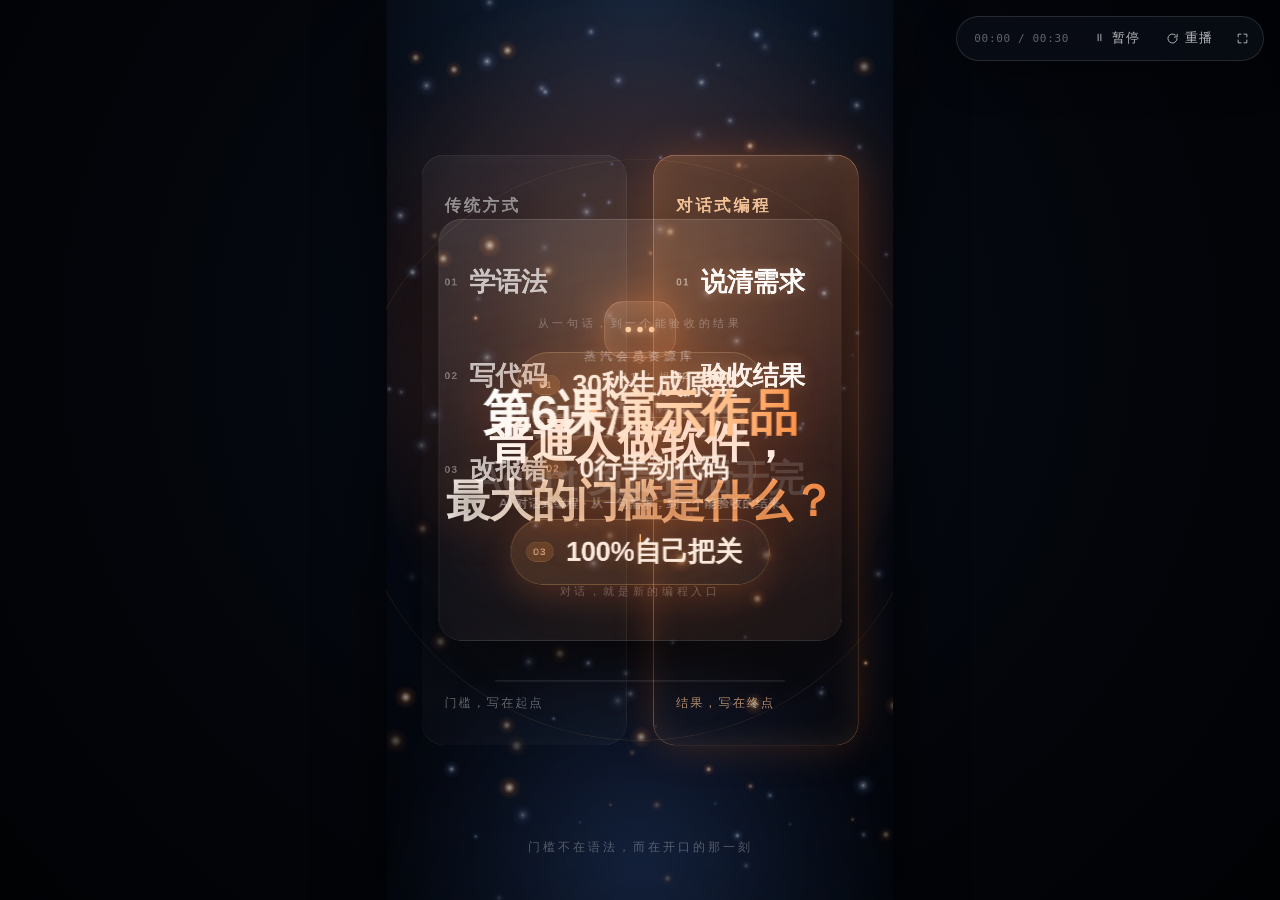
<file: lessons/06/deepseek1017.html>
<!DOCTYPE html>
<html lang="zh-CN">
<head>
<meta charset="utf-8">
<meta name="viewport" content="width=device-width, initial-scale=1, viewport-fit=cover">
<meta name="theme-color" content="#04060c">
<title>AI 对话式编程 · 30s 竖屏概念海报</title>
<meta name="description" content="30 秒竖屏（1080×1920）动态概念海报：从一句需求，到一个能验收的结果。纯 CSS 动画 + Canvas 粒子微光。">
<style>
  /* ============================================================
     基础 / 舞台
     ============================================================ */
  *{box-sizing:border-box;margin:0;padding:0}

  :root{
    --s: 1;                       /* 舞台缩放，由 JS 依据视口计算 */
    --warm: #ff9a4d;
    --warm-2: #ff6f2c;
    --gold: #ffc46b;
    --ink: #04060c;
    --font: "SF Pro Display", "SF Pro Text", -apple-system, BlinkMacSystemFont,
            "PingFang SC", "Hiragino Sans GB", "HarmonyOS Sans SC", "Source Han Sans SC",
            "Noto Sans SC", "Microsoft YaHei", "Helvetica Neue", Arial, sans-serif;
  }

  html,body{height:100%;overflow:hidden;background:#020306}
  body{
    font-family:var(--font);
    color:#fff;
    -webkit-font-smoothing:antialiased;
    -moz-osx-font-smoothing:grayscale;
    text-rendering:optimizeLegibility;
    overflow:hidden;
  }

  .frame{
    position:fixed;inset:0;
    display:flex;align-items:center;justify-content:center;
    overflow:hidden;
    background:radial-gradient(circle at 50% 38%, #070d18 0%, #03050a 62%, #010204 100%);
  }

  /* 占位盒与舞台的实际视觉尺寸一致：任何视口都完整居中、不被裁切 */
  .fit{
    position:relative;
    flex:0 0 auto;
    width:calc(1080px * var(--s));
    height:calc(1920px * var(--s));
  }

  .stage{
    position:absolute;left:50%;top:50%;
    width:1080px;height:1920px;
    transform:translate(-50%,-50%) scale(var(--s));
    transform-origin:center center;
    overflow:hidden;
    background:#04060c;
    box-shadow:0 40px 140px rgba(0,0,0,.75), 0 0 0 1px rgba(255,255,255,.04);
    isolation:isolate;
    cursor:default;
  }

  /* 背景渐变 + 双色光晕 */
  .bg{
    position:absolute;inset:-8%;z-index:0;
    background:
      radial-gradient(92% 58% at 50% 6%, #13263f 0%, rgba(12,22,38,0) 62%),
      radial-gradient(76% 52% at 50% 104%, #0d1a2c 0%, rgba(4,6,12,0) 66%),
      linear-gradient(180deg,#050810 0%, #060b16 42%, #04060c 100%);
    animation:bgDrift 22s ease-in-out infinite alternate;
  }
  @keyframes bgDrift{
    from{transform:scale(1) translate3d(0,0,0)}
    to{transform:scale(1.06) translate3d(0,-1.4%,0)}
  }

  .glow{position:absolute;border-radius:50%;pointer-events:none;z-index:1;filter:blur(24px)}
  .glow-warm{
    left:50%;top:34%;width:1500px;height:1500px;margin:-750px 0 0 -750px;
    background:radial-gradient(circle, rgba(255,152,84,.34) 0%, rgba(255,110,50,.14) 34%, rgba(255,110,50,0) 68%);
    animation:glowBreathe 6.6s ease-in-out infinite alternate;
  }
  .glow-cool{
    left:50%;top:96%;width:1300px;height:900px;margin:-450px 0 0 -650px;
    background:radial-gradient(circle, rgba(92,140,255,.16) 0%, rgba(70,110,220,.06) 40%, rgba(70,110,220,0) 70%);
    animation:glowBreatheCool 9s ease-in-out infinite alternate;
  }
  @keyframes glowBreathe{
    from{transform:scale(.86);opacity:.55}
    to{transform:scale(1.12);opacity:.95}
  }
  @keyframes glowBreatheCool{
    from{transform:scale(1);opacity:.5}
    to{transform:scale(1.08);opacity:.85}
  }

  /* Canvas 粒子层 */
  #fx{position:absolute;left:0;top:0;z-index:2;pointer-events:none}

  .vignette{
    position:absolute;inset:0;z-index:5;pointer-events:none;
    background:radial-gradient(122% 88% at 50% 44%, rgba(0,0,0,0) 42%, rgba(0,0,0,.42) 100%);
  }

  /* ============================================================
     镜头通用
     ============================================================ */
  .scene{
    position:absolute;inset:0;z-index:3;
    display:flex;align-items:center;justify-content:center;
    padding:92px;
    will-change:opacity;
  }

  /* ============================================================
     镜头 1 · 0 – 4s
     ============================================================ */
  .s1-inner{position:relative;z-index:2;width:100%;text-align:center}

  .kicker{
    display:inline-flex;align-items:center;gap:16px;
    font-size:24px;font-weight:500;letter-spacing:.3em;
    color:rgba(255,255,255,.42);
    margin-bottom:58px;
  }
  .kicker .k-dash{
    width:46px;height:1px;flex:0 0 auto;
    background:linear-gradient(90deg, rgba(255,154,77,0), rgba(255,154,77,.95));
  }

  .s1-title{
    font-size:94px;line-height:1.34;font-weight:700;
    letter-spacing:-.024em;
    text-shadow:0 10px 60px rgba(0,0,0,.45);
  }
  .s1-title .l1,.s1-title .l2{display:block}
  .s1-title .l2{
    background:linear-gradient(96deg,#ffffff 0%,#ffe2c6 34%,#ffb173 70%,#ff8a3d 100%);
    -webkit-background-clip:text;background-clip:text;
    color:transparent;
    filter:drop-shadow(0 0 44px rgba(255,140,70,.22));
  }

  /* ============================================================
     镜头 2 · 4 – 9s
     ============================================================ */
  .s2{flex-direction:column}

  .chat{display:flex;flex-direction:column;align-items:center;width:100%}

  .bubble{
    position:relative;
    width:152px;height:120px;border-radius:40px;
    display:flex;align-items:center;justify-content:center;gap:13px;
    background:linear-gradient(158deg, rgba(255,186,132,.24), rgba(255,116,56,.10));
    border:1px solid rgba(255,186,134,.55);
    box-shadow:0 0 80px rgba(255,130,60,.34), inset 0 0 42px rgba(255,150,80,.16);
  }
  .bubble i{
    width:12px;height:12px;border-radius:50%;
    background:#ffd3a8;
    box-shadow:0 0 16px rgba(255,186,132,.95);
    animation:dotPulse 1.7s ease-in-out infinite;
  }
  .bubble i:nth-child(2){animation-delay:.16s}
  .bubble i:nth-child(3){animation-delay:.32s}
  @keyframes dotPulse{
    0%,100%{transform:translateY(0) scale(1);opacity:.55}
    40%{transform:translateY(-6px) scale(1.12);opacity:1}
  }
  .bubble-tail{
    position:absolute;left:50%;bottom:-12px;
    width:24px;height:24px;margin-left:-12px;
    transform:rotate(45deg);
    background:linear-gradient(158deg, rgba(255,186,132,.24), rgba(255,116,56,.10));
    border-right:1px solid rgba(255,186,134,.5);
    border-bottom:1px solid rgba(255,186,134,.5);
    border-radius:0 0 7px 0;
  }

  .chat-panel{margin-top:100px;width:100%;text-align:center}
  .chat-head{
    display:flex;align-items:center;justify-content:center;gap:12px;
    font-size:21px;letter-spacing:.24em;text-transform:uppercase;
    color:rgba(255,255,255,.4);
    margin-bottom:36px;
  }
  .avatar{
    width:16px;height:16px;border-radius:50%;
    background:radial-gradient(circle at 34% 30%, #ffd9b0, #ff7a36);
    box-shadow:0 0 16px rgba(255,140,70,.85);
  }
  .live{font-size:16px;letter-spacing:.18em;color:rgba(255,255,255,.26)}

  .typeline{
    width:-moz-max-content;width:max-content;
    margin:0 auto;
    font-size:62px;line-height:1.55;font-weight:600;letter-spacing:-.016em;
    color:#f2f6ff;
    white-space:nowrap;
    clip-path:inset(0 100% 0 0);
    text-shadow:0 8px 40px rgba(0,0,0,.4);
  }

  .caret-wrap{display:flex;justify-content:center;height:40px;margin-top:24px}
  .caret{
    width:3px;height:38px;border-radius:2px;
    background:linear-gradient(180deg,#ffd6ac,#ff8a3d);
    box-shadow:0 0 18px rgba(255,140,70,.9);
    animation:caretBlink 1.1s steps(1,end) infinite;
  }
  @keyframes caretBlink{0%,49%{opacity:1}50%,100%{opacity:0}}

  .s2-caption{
    margin-top:66px;
    font-size:24px;letter-spacing:.3em;
    color:rgba(255,255,255,.3);
  }

  /* ============================================================
     镜头 3 · 9 – 15s
     ============================================================ */
  .s3{padding:0 74px}

  .compare{position:relative;display:flex;gap:56px;align-items:stretch;width:100%}

  .split-line{
    position:absolute;left:50%;top:4%;height:92%;width:1px;
    transform:translateX(-50%) scaleY(0);
    transform-origin:50% 50%;
    background:linear-gradient(180deg, rgba(255,255,255,0), rgba(255,255,255,.22) 22%, rgba(255,196,107,.35) 50%, rgba(255,255,255,.22) 78%, rgba(255,255,255,0));
  }

  .ccard{
    flex:1 1 0;min-width:0;
    min-height:1260px;
    border-radius:48px;
    padding:84px 48px 72px;
    display:flex;flex-direction:column;
    will-change:transform,opacity;
  }

  .old{
    background:linear-gradient(178deg, rgba(255,255,255,.05), rgba(255,255,255,.014) 62%, rgba(255,255,255,.03));
    border:1px solid rgba(255,255,255,.085);
    box-shadow:inset 0 1px 0 rgba(255,255,255,.06);
  }
  .neu{
    background:linear-gradient(168deg, rgba(255,160,86,.2), rgba(255,116,56,.07) 56%, rgba(255,255,255,.02));
    border:1px solid rgba(255,168,104,.5);
    box-shadow:0 0 90px rgba(255,122,47,.22), inset 0 0 70px rgba(255,146,72,.12), inset 0 1px 0 rgba(255,214,178,.3);
  }

  .ccard-label{
    font-size:35px;font-weight:600;letter-spacing:.16em;
    margin-bottom:76px;
  }
  .old .ccard-label{color:rgba(255,255,255,.52)}
  .neu .ccard-label{color:#ffcda0}

  .steps{list-style:none;display:flex;flex-direction:column}

  .step{
    display:flex;align-items:center;gap:24px;
    font-size:56px;font-weight:600;letter-spacing:-.014em;
    padding:26px 0;
  }
  .step b{
    font-size:22px;font-weight:600;letter-spacing:.1em;
    opacity:.5;font-variant-numeric:tabular-nums;
  }
  .old .step{color:rgba(255,255,255,.72)}
  .neu .step{color:#ffffff;text-shadow:0 0 34px rgba(255,170,110,.28)}

  .arrow{
    position:relative;
    width:2px;height:60px;margin:6px 0 6px 46px;
    transform:scaleY(0);transform-origin:50% 0;
    background:linear-gradient(180deg, rgba(255,255,255,.06), rgba(255,255,255,.28));
  }
  .arrow::after{
    content:"";position:absolute;left:-4px;bottom:0;
    width:10px;height:10px;
    border-right:2px solid rgba(255,255,255,.34);
    border-bottom:2px solid rgba(255,255,255,.34);
    transform:rotate(45deg) translate(-1px,-1px);
  }
  .neu .arrow{background:linear-gradient(180deg, rgba(255,170,110,.12), rgba(255,170,110,.75))}
  .neu .arrow::after{border-color:rgba(255,198,150,.9)}

  .ccard-foot{
    margin-top:auto;padding-top:56px;
    font-size:26px;letter-spacing:.16em;
  }
  .old .ccard-foot{color:rgba(255,255,255,.4)}
  .neu .ccard-foot{color:rgba(255,198,150,.72)}

  .s3-caption{
    position:absolute;left:0;right:0;bottom:96px;
    text-align:center;font-size:25px;letter-spacing:.28em;
    color:rgba(255,255,255,.34);
  }

  /* ============================================================
     镜头 4 · 15 – 21s
     ============================================================ */
  .s4{flex-direction:column;gap:46px}

  .beam{
    position:absolute;left:0;right:0;top:50%;height:2px;z-index:0;
    transform:scaleX(0);transform-origin:50% 50%;
    background:linear-gradient(90deg,
      rgba(255,196,107,0) 0%, rgba(255,196,107,.55) 22%,
      rgba(255,246,232,.95) 50%, rgba(255,196,107,.55) 78%, rgba(255,196,107,0) 100%);
    box-shadow:0 0 56px rgba(255,160,80,.55);
  }
  .beam-spark{
    position:absolute;top:-1px;left:0;width:24%;height:4px;
    background:linear-gradient(90deg, rgba(255,255,255,0), #fffdf8 50%, rgba(255,255,255,0));
    filter:blur(2px);
    animation:sweep 3.8s cubic-bezier(.55,0,.45,1) infinite;
  }
  @keyframes sweep{
    0%{transform:translateX(-40%);opacity:0}
    18%{opacity:1}
    82%{opacity:1}
    100%{transform:translateX(460%);opacity:0}
  }

  .s4-kicker{
    position:relative;z-index:2;
    font-size:24px;letter-spacing:.3em;
    color:rgba(255,255,255,.34);
    text-align:center;
  }

  .caps{
    list-style:none;position:relative;z-index:2;
    display:flex;flex-direction:column;align-items:center;gap:38px;
  }

  .cap{
    display:inline-flex;align-items:center;gap:26px;
    padding:30px 58px 30px 32px;
    border-radius:999px;
    background:linear-gradient(100deg, rgba(255,160,86,.17), rgba(255,255,255,.035));
    border:1px solid rgba(255,200,120,.34);
    box-shadow:0 22px 70px rgba(255,120,50,.18), inset 0 1px 0 rgba(255,255,255,.14);
    -webkit-backdrop-filter:blur(10px);backdrop-filter:blur(10px);
    will-change:transform,opacity;
  }
  .cap-idx{
    font-size:21px;letter-spacing:.14em;font-variant-numeric:tabular-nums;
    color:#ffc79a;
    padding:8px 14px;border-radius:999px;
    background:rgba(255,154,77,.16);
    border:1px solid rgba(255,200,120,.24);
  }
  .cap-txt{
    font-size:58px;font-weight:600;letter-spacing:-.012em;
    color:#fff6ee;
    text-shadow:0 0 40px rgba(255,170,110,.22);
  }

  /* ============================================================
     镜头 5 · 21 – 26s
     ============================================================ */
  .s5{flex-direction:column}

  .s5-ring{
    position:absolute;left:50%;top:50%;
    width:1240px;height:1240px;margin:-620px 0 0 -620px;
    border-radius:50%;
    border:1px solid rgba(255,196,107,.16);
    background:radial-gradient(circle, rgba(255,140,70,.14) 0%, rgba(255,140,70,.03) 46%, rgba(255,140,70,0) 70%);
    transform-origin:50% 50%;
    z-index:0;
  }

  .s5-text{
    position:relative;z-index:2;
    width:-moz-max-content;width:max-content;
    margin:0 auto;
    font-size:78px;line-height:1.56;font-weight:700;
    letter-spacing:-.012em;
  }
  .s5-text .l{display:block;width:-moz-max-content;width:max-content;margin:0 auto;white-space:nowrap}

  .s5-base{display:block;color:rgba(255,255,255,.14)}

  .s5-lit{position:absolute;inset:0;display:block}
  .s5-lit .l{
    background:linear-gradient(96deg,#ffffff 0%,#fff3e6 26%,#ffcd97 62%,#ff8f43 100%);
    -webkit-background-clip:text;background-clip:text;
    color:transparent;
    clip-path:inset(0 100% 0 0);
    filter:drop-shadow(0 0 40px rgba(255,140,70,.3));
  }
  .s5-lit .l2{
    background:linear-gradient(96deg,#fff6ec 0%,#ffd9b0 40%,#ff9a4d 100%);
    -webkit-background-clip:text;background-clip:text;
  }

  /* ============================================================
     镜头 6 · 26 – 30s
     ============================================================ */
  .s6{flex-direction:column}

  .endcard{
    position:relative;z-index:2;
    width:860px;
    min-height:900px;
    padding:104px 64px 96px;
    border-radius:50px;
    text-align:center;
    display:flex;flex-direction:column;justify-content:center;align-items:center;
    background:linear-gradient(168deg, rgba(255,255,255,.09), rgba(255,255,255,.015) 58%, rgba(255,154,77,.06));
    border:1px solid rgba(255,255,255,.14);
    box-shadow:0 60px 150px rgba(0,0,0,.6), inset 0 1px 0 rgba(255,255,255,.16);
    -webkit-backdrop-filter:blur(16px);backdrop-filter:blur(16px);
    will-change:transform,opacity;
  }

  .end-kicker{
    font-size:25px;letter-spacing:.36em;font-weight:500;
    color:rgba(255,255,255,.5);
    margin-bottom:44px;
  }

  .end-title{
    font-size:104px;line-height:1.18;font-weight:700;letter-spacing:-.016em;
    background:linear-gradient(96deg,#ffffff 0%,#ffe9d6 38%,#ffbe88 78%,#ff9247 100%);
    -webkit-background-clip:text;background-clip:text;
    color:transparent;
    filter:drop-shadow(0 0 50px rgba(255,140,70,.24));
  }

  .end-rule{
    width:104px;height:2px;margin:56px auto 48px;
    transform:scaleX(0);transform-origin:50% 50%;
    background:linear-gradient(90deg, rgba(255,196,107,0), #ffc98f, rgba(255,196,107,0));
    box-shadow:0 0 22px rgba(255,160,90,.7);
  }

  .end-sub{
    font-size:26px;line-height:1.9;letter-spacing:.04em;
    color:rgba(255,255,255,.5);
  }

  /* 进度条：随卡片流式排列，与卡片构成一个整体收尾 */
  .end-bar{
    position:relative;z-index:2;
    width:620px;height:3px;margin-top:84px;
    border-radius:2px;
    background:rgba(255,255,255,.1);
    overflow:hidden;
  }
  .end-bar-fill{
    display:block;height:100%;width:100%;
    transform:scaleX(0);transform-origin:0 50%;
    background:linear-gradient(90deg,#ff7a2f,#ffb877 46%,#ffe7cc 78%,#ffffff);
    box-shadow:0 0 20px rgba(255,164,94,.85);
  }

  /* ============================================================
     预览控制（重播 / 暂停 / 全屏）
     ============================================================ */
  .hud{
    position:fixed;top:16px;right:16px;z-index:60;
    display:flex;align-items:center;gap:2px;
    padding:5px;
    border-radius:999px;
    background:rgba(12,17,27,.62);
    border:1px solid rgba(255,255,255,.12);
    -webkit-backdrop-filter:blur(16px);backdrop-filter:blur(16px);
    box-shadow:0 12px 40px rgba(0,0,0,.4);
    transition:opacity .55s ease, transform .35s ease;
    font-family:var(--font);
  }
  .hud.dim{opacity:.14}
  .hud:hover{opacity:1}
  body.clean .hud{display:none}

  .hud .tc{
    font-family:ui-monospace, SFMono-Regular, "SF Mono", Menlo, Consolas, monospace;
    font-size:11px;letter-spacing:.06em;
    color:rgba(255,255,255,.36);
    padding:0 10px 0 12px;
    font-variant-numeric:tabular-nums;
  }

  .hud button{
    appearance:none;-webkit-appearance:none;
    border:0;background:transparent;
    display:inline-flex;align-items:center;gap:6px;
    padding:8px 12px;border-radius:999px;
    color:rgba(255,255,255,.72);
    font-family:inherit;font-size:12.5px;letter-spacing:.08em;
    cursor:pointer;
    transition:background .25s ease, color .25s ease;
  }
  .hud button:hover{background:rgba(255,255,255,.1);color:#fff}
  .hud button:focus-visible{outline:1px solid rgba(255,196,107,.9);outline-offset:2px}
  .hud svg{width:13px;height:13px;fill:none;stroke:currentColor;stroke-width:1.7;stroke-linecap:round;stroke-linejoin:round}

  .ico-play{display:none}
  body.is-paused .ico-pause{display:none}
  body.is-paused .ico-play{display:inline-block}
  .lbl-play{display:none}
  body.is-paused .lbl-pause{display:none}
  body.is-paused .lbl-play{display:inline}
  #btnFs{padding:8px 9px}

  /* 暂停：冻结全部 CSS 动画（生成的关键帧亦同） */
  body.paused .stage, body.paused .stage *{animation-play-state:paused!important}

  @media (max-width:640px){
    .hud .lbl{display:none}
    .hud button{padding:8px 10px}
    .hud .tc{padding:0 6px 0 8px;font-size:10px}
  }
</style>
</head>
<body>

<div class="frame">
  <div class="fit">
  <div class="stage" id="stage" aria-label="AI 对话式编程 30 秒竖屏概念海报">

    <div class="bg"></div>
    <div class="glow glow-warm"></div>
    <div class="glow glow-cool"></div>
    <canvas id="fx" width="1080" height="1920" aria-hidden="true"></canvas>

    <!-- ================= 镜头 1 · 0–4s ================= -->
    <section class="scene s1 a-w1" aria-label="镜头一：提问">
      <div class="s1-inner">
        <p class="kicker"><span class="k-dash"></span><span class="a-k1" style="display:inline-block">01 / 提问</span></p>
        <h1 class="s1-title">
          <span class="l1 a-h1a">普通人做软件，</span>
          <span class="l2 a-h1b">最大的门槛是什么？</span>
        </h1>
      </div>
    </section>

    <!-- ================= 镜头 2 · 4–9s ================= -->
    <section class="scene s2 a-w2" aria-label="镜头二：对话">
      <div class="chat">
        <div class="bubble a-bub" aria-hidden="true">
          <i></i><i></i><i></i>
          <span class="bubble-tail"></span>
        </div>

        <div class="chat-panel">
          <div class="chat-head a-head2">
            <span class="avatar" aria-hidden="true"></span>
            <span>Agent</span>
            <span class="live">正在理解</span>
          </div>
          <p class="typeline a-type1">不是不会写代码，</p>
          <p class="typeline a-type2">而是不敢开始第一句对话。</p>
          <div class="caret-wrap a-caretWin" aria-hidden="true"><span class="caret"></span></div>
        </div>

        <p class="s2-caption a-cap2">对话，就是新的编程入口</p>
      </div>
    </section>

    <!-- ================= 镜头 3 · 9–15s ================= -->
    <section class="scene s3 a-w3" aria-label="镜头三：对比">
      <div class="compare">
        <div class="split-line a-split" aria-hidden="true"></div>

        <article class="ccard old a-cardOld">
          <p class="ccard-label a-cLab">传统方式</p>
          <ul class="steps">
            <li class="step"><b>01</b>学语法</li>
            <li class="arrow" aria-hidden="true"></li>
            <li class="step"><b>02</b>写代码</li>
            <li class="arrow" aria-hidden="true"></li>
            <li class="step"><b>03</b>改报错</li>
          </ul>
          <p class="ccard-foot a-cFoot">门槛，写在起点</p>
        </article>

        <article class="ccard neu a-cardNeu">
          <p class="ccard-label a-cLab">对话式编程</p>
          <ul class="steps">
            <li class="step"><b>01</b>说清需求</li>
            <li class="arrow" aria-hidden="true"></li>
            <li class="step"><b>02</b>验收结果</li>
          </ul>
          <p class="ccard-foot a-cFoot">结果，写在终点</p>
        </article>
      </div>

      <p class="s3-caption a-cap3">门槛不在语法，而在开口的那一刻</p>
    </section>

    <!-- ================= 镜头 4 · 15–21s ================= -->
    <section class="scene s4 a-w4" aria-label="镜头四：数据">
      <div class="beam a-beamIn" aria-hidden="true"><span class="beam-spark"></span></div>
      <p class="s4-kicker a-s4k">从一句话，到一个能验收的结果</p>
      <ul class="caps">
        <li class="cap a-cap1"><span class="cap-idx">01</span><span class="cap-txt">30秒生成原型</span></li>
        <li class="cap a-cap2"><span class="cap-idx">02</span><span class="cap-txt">0行手动代码</span></li>
        <li class="cap a-cap3"><span class="cap-idx">03</span><span class="cap-txt">100%自己把关</span></li>
      </ul>
    </section>

    <!-- ================= 镜头 5 · 21–26s ================= -->
    <section class="scene s5 a-w5" aria-label="镜头五：分工">
      <div class="s5-ring a-ring" aria-hidden="true"></div>
      <div class="s5-text a-s5wrap">
        <span class="s5-base">
          <span class="l">你负责定义方向，</span>
          <span class="l">Agent 负责把活干完</span>
        </span>
        <span class="s5-lit" aria-hidden="true">
          <span class="l l1 a-lit1">你负责定义方向，</span>
          <span class="l l2 a-lit2">Agent 负责把活干完</span>
        </span>
      </div>
    </section>

    <!-- ================= 镜头 6 · 26–30s ================= -->
    <section class="scene s6 a-w6" aria-label="镜头六：结语">
      <div class="endcard a-cardEnd">
        <p class="end-kicker a-endK">蒸汽会员资源库</p>
        <h2 class="end-title a-endT">第6课演示作品</h2>
        <div class="end-rule a-ruleGrow" aria-hidden="true"></div>
        <p class="end-sub a-endS">AI 对话式编程 · 从一句需求，到一个能验收的结果</p>
      </div>
      <div class="end-bar" aria-hidden="true"><span class="end-bar-fill a-barFill"></span></div>
    </section>

    <div class="vignette"></div>
  </div>
  </div>
</div>

<!-- 悬浮预览控制 -->
<div class="hud" id="hud">
  <time class="tc" id="tc">00:00 / 00:30</time>
  <button id="btnPlay" type="button" aria-label="暂停 / 播放" title="暂停 / 播放（空格）">
    <span class="ico-pause"><svg viewBox="0 0 24 24"><path d="M9.5 6v12M14.5 6v12"/></svg></span>
    <span class="ico-play"><svg viewBox="0 0 24 24"><path d="M8 5.6l10.5 6.4L8 18.4z"/></svg></span>
    <span class="lbl lbl-pause">暂停</span>
    <span class="lbl lbl-play">播放</span>
  </button>
  <button id="btnReplay" type="button" aria-label="重播" title="重播（R）">
    <svg viewBox="0 0 24 24"><path d="M20.4 12a8.4 8.4 0 1 1-2.9-6.35M20.6 4.2v5.1h-5.1"/></svg>
    <span class="lbl">重播</span>
  </button>
  <button id="btnFs" type="button" aria-label="全屏" title="全屏（F）">
    <svg viewBox="0 0 24 24"><path d="M4 9.2V4h5.2M20 9.2V4h-5.2M4 14.8V20h5.2M20 14.8V20h-5.2"/></svg>
  </button>
</div>

<noscript>
  <p style="position:fixed;inset:auto 0 24px;text-align:center;color:#8b98ad;font-size:14px">
    此动态海报需要启用 JavaScript（用于时间轴编排与粒子微光）。
  </p>
</noscript>

<script>
(function () {
  'use strict';

  /* ============================================================
     0. 常量与缓动曲线
     ============================================================ */
  var TOTAL = 30;                                     // 全片总时长（秒）
  var EASE_OUT    = 'cubic-bezier(.16,1,.3,1)';       // 出场：丝滑减速
  var EASE_SPRING = 'cubic-bezier(.34,1.36,.52,1)';   // 弹性回弹
  var EASE_IN     = 'cubic-bezier(.82,0,.88,.36)';    // 收尾加速离场
  var EASE_SOFT   = 'cubic-bezier(.62,0,.36,1)';      // 对称缓入缓出

  var blocks = [];   // @keyframes 文本
  var rules  = [];   // 元素绑定规则

  /* ============================================================
     1. 关键帧生成器
     —— 所有动画统一为 30s / linear / infinite，
        节点的节奏写进关键帧百分比，并给片段指定 cubic-bezier，
        因此整片天然循环、且可用 currentTime 精确定位到任意帧。
     ============================================================ */
  function kf(name, stops) {
    var frames = [];
    var index  = Object.create(null);
    var i, s, p, decl;

    for (i = 0; i < stops.length; i++) {
      s = stops[i];
      var t = Math.max(0, Math.min(TOTAL, s[0]));
      p = +(t / TOTAL * 100).toFixed(4);
      decl = String(s[1] || '');
      if (decl && decl.charAt(decl.length - 1) !== ';') decl += ';';
      var frame = { p: p, decl: decl, ease: s[2] || '' };
      if (index[p] === undefined) {
        index[p] = frames.length;
        frames.push(frame);
      } else {
        frames[index[p]] = frame;
      }
    }

    frames.sort(function (a, b) { return a.p - b.p; });

    /* 保证 0% 与 100% 两个端点都有显式声明：
       否则浏览器会用元素自身样式隐式补帧，导致镜头在窗口外回弹到可见。 */
    if (!frames.length) frames.push({ p: 0, decl: 'opacity:0;', ease: '' });
    if (frames[0].p > 0) frames.unshift({ p: 0, decl: frames[0].decl, ease: '' });
    if (frames[frames.length - 1].p < 100) {
      var tail = frames[frames.length - 1];
      var held = tail.decl.replace(/animation-timing-function:[^;]*;\s*/g, '');
      frames.push({ p: 100, decl: held, ease: '' });
    }

    var body = '';
    for (i = 0; i < frames.length; i++) {
      var f = frames[i];
      var et = f.ease ? 'animation-timing-function:' + f.ease + ';' : '';
      body += f.p + '%{' + f.decl + et + '}';
    }

    blocks.push('@keyframes ' + name + '{' + body + '}');
    rules.push('.a-' + name + '{animation:' + name + ' ' + TOTAL + 's linear infinite}');
  }

  /* 入场浮现（可带位移 / 缩放 / 模糊 / 退场方向） */
  function rise(name, o) {
    o = o || {};
    var a    = o.a || 0;
    var dur  = o.dur === undefined ? 0.9 : o.dur;
    var x    = o.x || 0;
    var y    = o.y === undefined ? 64 : o.y;
    var sc   = o.scale === undefined ? 0.96 : o.scale;
    var bl   = o.blur === undefined ? 14 : o.blur;
    var ease = o.ease || EASE_OUT;
    var out  = o.out === undefined ? TOTAL : o.out;

    var start = 'opacity:0;transform:translate3d(' + x + 'px,' + y + 'px,0) scale(' + sc + ');filter:blur(' + bl + 'px)';
    var rest  = 'opacity:1;transform:translate3d(0,0,0) scale(1);filter:blur(0px)';

    var stops = [[0, start], [a, start, ease], [a + dur, rest, 'linear']];

    if (out < TOTAL - 0.65) {
      var ox  = o.outX || 0;
      var oy  = o.outY === undefined ? -46 : o.outY;
      var osc = o.outScale || 1;
      stops.push([out, rest, EASE_IN]);
      stops.push([out + 0.6, 'opacity:0;transform:translate3d(' + ox + 'px,' + oy + 'px,0) scale(' + osc + ');filter:blur(6px)']);
    } else {
      stops.push([TOTAL, rest]);
    }
    kf(name, stops);
  }

  /* 整组镜头的可见窗口（淡入 / 淡出） */
  function fadeWin(name, a, b, fi, fo) {
    fi = fi === undefined ? 0.5 : fi;
    fo = fo === undefined ? 0.5 : fo;
    kf(name, [
      [0, 'opacity:0'],
      [a, 'opacity:0', EASE_OUT],
      [a + fi, 'opacity:1', 'linear'],
      [b - fo, 'opacity:1', EASE_OUT],
      [b, 'opacity:0']
    ]);
  }

  /* 遮罩擦除式「打字」/「逐字高亮」：steps 让每个字落在整格上 */
  function clipReveal(name, a, dur, steps, out) {
    var hidden = 'clip-path:inset(0 100% 0 0)';
    var shown  = 'clip-path:inset(0 0% 0 0)';
    var stops = [
      [0, hidden],
      [a, hidden, 'steps(' + steps + ', end)'],
      [a + dur, shown, 'linear']
    ];
    if (out === undefined || out >= TOTAL - 0.6) stops.push([TOTAL, shown]);
    else stops.push([out, shown]);
    kf(name, stops);
  }

  /* ============================================================
     2. 时间轴编排（镜头 1 → 6）
     ============================================================ */

  /* ---------- 镜头 1 · 0 – 4s：提问 ---------- */
  fadeWin('w1', 0, 4.05, 0.5, 0.45);
  rise('k1',  { a: 0.20, out: 3.30, y: 30, blur: 10, dur: 0.85 });
  rise('h1a', { a: 0.34, out: 3.35, y: 78, scale: 0.93, blur: 20, dur: 1.05, ease: EASE_SPRING });
  rise('h1b', { a: 0.58, out: 3.45, y: 78, scale: 0.93, blur: 20, dur: 1.05, ease: EASE_SPRING });

  /* ---------- 镜头 2 · 4 – 9s：第一句对话 ---------- */
  fadeWin('w2', 4.00, 9.00, 0.45, 0.45);
  rise('bub',   { a: 4.12, out: 8.35, y: 60, scale: 0.82, blur: 18, dur: 0.95, ease: EASE_SPRING, outY: -26 });
  rise('head2', { a: 4.85, out: 8.30, y: 18, blur: 8, dur: 0.70, outY: -18 });
  clipReveal('type1', 4.95, 0.95, 8, 8.30);   // 不是不会写代码，    ← 8 字
  clipReveal('type2', 6.05, 1.15, 12, 8.30);  // 而是不敢开始第一句对话。 ← 12 字
  fadeWin('caretWin', 6.10, 8.35, 0.25, 0.35);
  rise('cap2', { a: 7.45, out: 8.30, y: 26, blur: 8, dur: 0.80, outY: -16 });

  /* ---------- 镜头 3 · 9 – 15s：对比 ---------- */
  fadeWin('w3', 9.00, 15.00, 0.45, 0.50);
  kf('split', [
    [0, 'transform:translateX(-50%) scaleY(0);opacity:0'],
    [9.12, 'transform:translateX(-50%) scaleY(0);opacity:0', EASE_OUT],
    [9.95, 'transform:translateX(-50%) scaleY(1);opacity:1', 'linear'],
    [14.35, 'transform:translateX(-50%) scaleY(1);opacity:1', EASE_IN],
    [14.85, 'transform:translateX(-50%) scaleY(1);opacity:0']
  ]);
  rise('cardOld', { a: 9.15, out: 14.50, y: 34, x: -90, scale: 0.95, blur: 12, dur: 1.00, outY: 10, outX: 64, outScale: 0.82 });
  rise('cardNeu', { a: 9.32, out: 14.58, y: 34, x: 90, scale: 0.95, blur: 12, dur: 1.00, outY: 10, outX: -64, outScale: 0.82 });
  rise('cLab',  { a: 9.92, out: 14.30, y: 22, blur: 8, dur: 0.75, outY: -14 });
  [10.06, 10.28, 10.50, 10.41, 10.63].forEach(function (t, i) {
    rise('st' + (i + 1), { a: t, out: 14.25, y: 26, blur: 10, dur: 0.70, outY: -14 });
  });
  kf('arrowIn', [
    [0, 'transform:scaleY(0);opacity:0'],
    [10.18, 'transform:scaleY(0);opacity:0', EASE_OUT],
    [10.92, 'transform:scaleY(1);opacity:1', 'linear'],
    [14.18, 'transform:scaleY(1);opacity:1', EASE_IN],
    [14.58, 'transform:scaleY(1);opacity:0']
  ]);
  rise('cFoot', { a: 11.15, out: 14.25, y: 18, blur: 8, dur: 0.70, outY: -12 });
  rise('cap3',  { a: 11.85, out: 14.20, y: 24, blur: 8, dur: 0.80, outY: -16 });

  /* ---------- 镜头 4 · 15 – 21s：金色光轨 + 数据胶囊 ---------- */
  fadeWin('w4', 15.00, 21.00, 0.40, 0.45);
  kf('beamIn', [
    [0, 'transform:scaleX(0);opacity:0'],
    [15.02, 'transform:scaleX(0);opacity:0', EASE_OUT],
    [15.80, 'transform:scaleX(1);opacity:1', 'linear'],
    [20.40, 'transform:scaleX(1);opacity:1', EASE_IN],
    [20.95, 'transform:scaleX(1.04);opacity:0']
  ]);
  rise('s4k',  { a: 15.80, out: 20.20, y: 22, blur: 8, dur: 0.80, outY: -14 });
  rise('cap1', { a: 16.30, out: 20.25, y: 60, scale: 0.82, blur: 14, dur: 1.00, ease: EASE_SPRING, outY: -34 });
  rise('cap2', { a: 16.78, out: 20.25, y: 60, scale: 0.82, blur: 14, dur: 1.00, ease: EASE_SPRING, outY: -34 });
  rise('cap3', { a: 17.26, out: 20.25, y: 60, scale: 0.82, blur: 14, dur: 1.00, ease: EASE_SPRING, outY: -34 });

  /* ---------- 镜头 5 · 21 – 26s：逐字高亮 ---------- */
  fadeWin('w5', 21.00, 26.00, 0.50, 0.45);
  kf('ring', [
    [0, 'transform:scale(.72);opacity:0'],
    [21.40, 'transform:scale(.72);opacity:0', EASE_OUT],
    [23.20, 'transform:scale(1);opacity:1', 'linear'],
    [25.30, 'transform:scale(1.06);opacity:0']
  ]);
  rise('s5wrap', { a: 21.10, out: 25.35, y: 40, blur: 16, dur: 1.10, outY: -24 });
  clipReveal('lit1', 21.85, 1.00, 8, 25.35);   // 你负责定义方向，← 8 字
  clipReveal('lit2', 22.95, 1.25, 12, 25.35);  // Agent 负责把活干完 ← 12 格

  /* ---------- 镜头 6 · 26 – 30s：结语 ---------- */
  fadeWin('w6', 26.00, 29.98, 0.50, 0.30);
  rise('cardEnd', { a: 26.18, y: 46, scale: 0.95, blur: 22, dur: 1.10 });
  rise('endK',    { a: 26.70, y: 20, blur: 8,  dur: 0.90 });
  rise('endT',    { a: 26.85, y: 32, blur: 14, dur: 1.00 });
  rise('endS',    { a: 27.20, y: 22, blur: 8,  dur: 0.90 });
  kf('ruleGrow', [
    [0, 'transform:scaleX(0);opacity:0'],
    [27.35, 'transform:scaleX(0);opacity:0', EASE_OUT],
    [28.15, 'transform:scaleX(1);opacity:1', 'linear'],
    [TOTAL, 'transform:scaleX(1);opacity:1']
  ]);
  kf('barFill', [
    [0, 'transform:scaleX(0)'],
    [26.45, 'transform:scaleX(0)', EASE_SOFT],
    [29.70, 'transform:scaleX(1)', 'linear'],
    [TOTAL, 'transform:scaleX(1)']
  ]);

  /* 镜头 3 的步骤逐条入场（按 DOM 顺序绑定） */
  rules.push('.old .steps > li:nth-child(1){animation:st1 ' + TOTAL + 's linear infinite}');
  rules.push('.old .steps > li:nth-child(3){animation:st2 ' + TOTAL + 's linear infinite}');
  rules.push('.old .steps > li:nth-child(5){animation:st3 ' + TOTAL + 's linear infinite}');
  rules.push('.neu .steps > li:nth-child(1){animation:st4 ' + TOTAL + 's linear infinite}');
  rules.push('.neu .steps > li:nth-child(3){animation:st5 ' + TOTAL + 's linear infinite}');
  rules.push('.old .steps > li.arrow{animation:arrowIn ' + TOTAL + 's linear infinite}');
  rules.push('.neu .steps > li.arrow{animation:arrowIn ' + TOTAL + 's linear infinite}');

  /* 注入编排样式 */
  var choreo = document.createElement('style');
  choreo.id = 'choreo';
  choreo.textContent = blocks.concat(rules).join('\n');
  document.head.appendChild(choreo);

  /* ============================================================
     3. 舞台自适应缩放
     ============================================================ */
  var stage = document.getElementById('stage');

  function fitStage() {
    var s = Math.min(window.innerWidth / 1080, window.innerHeight / 1920);
    document.documentElement.style.setProperty('--s', String(s));
  }
  fitStage();
  window.addEventListener('resize', fitStage);
  window.addEventListener('orientationchange', function () { setTimeout(fitStage, 120); });

  /* ============================================================
     4. Canvas 粒子微光
     ============================================================ */
  var CW = 1080, CH = 1920;
  var cvs = document.getElementById('fx');
  var ctx = cvs.getContext('2d');

  function sizeCanvas() {
    var dpr = Math.min(2, window.devicePixelRatio || 1);
    cvs.width = Math.round(CW * dpr);
    cvs.height = Math.round(CH * dpr);
    cvs.style.width = CW + 'px';
    cvs.style.height = CH + 'px';
    ctx.setTransform(dpr, 0, 0, dpr, 0, 0);
  }

  function makeSprite(warm) {
    var c = document.createElement('canvas');
    c.width = c.height = 96;
    var g = c.getContext('2d');
    var rg = g.createRadialGradient(48, 48, 0, 48, 48, 48);
    if (warm) {
      rg.addColorStop(0.00, 'rgba(255,255,255,.95)');
      rg.addColorStop(0.18, 'rgba(255,222,178,.70)');
      rg.addColorStop(0.46, 'rgba(255,152,82,.20)');
      rg.addColorStop(1.00, 'rgba(255,120,60,0)');
    } else {
      rg.addColorStop(0.00, 'rgba(255,255,255,.90)');
      rg.addColorStop(0.16, 'rgba(214,232,255,.48)');
      rg.addColorStop(0.46, 'rgba(140,176,255,.14)');
      rg.addColorStop(1.00, 'rgba(120,160,255,0)');
    }
    g.fillStyle = rg;
    g.fillRect(0, 0, 96, 96);
    return c;
  }

  var SPR = { warm: makeSprite(true), cool: makeSprite(false) };

  function rand(a, b) { return a + Math.random() * (b - a); }
  function clamp01(v) { return v < 0 ? 0 : v > 1 ? 1 : v; }
  function smoothstep(a, b, v) {
    var x = clamp01((v - a) / (b - a));
    return x * x * (3 - 2 * x);
  }

  var PARTS = [];
  for (var i = 0; i < 126; i++) {
    PARTS.push({
      x: rand(0, CW),
      y: rand(0, CH),
      r: rand(0.7, 2.7),
      warm: Math.random() < 0.32,
      spd: rand(0.10, 0.34),
      ph: rand(0, Math.PI * 2),
      amp: rand(12, 62),
      base: rand(0.22, 0.8)
    });
  }

  function drawParticles(t) {
    ctx.clearRect(0, 0, CW, CH);

    var conv  = smoothstep(21.0, 24.2, t);       // 向中心汇聚
    var fade  = smoothstep(25.2, 28.6, t);       // 收尾淡出
    var boost = 1 + 0.30 * smoothstep(15.0, 16.2, t) + 0.38 * smoothstep(21.0, 22.8, t);

    var cx = CW / 2, cy = CH / 2;

    for (var i = 0; i < PARTS.length; i++) {
      var p = PARTS[i];
      var dx = Math.sin(t * p.spd * 3.1 + p.ph) * p.amp;
      var dy = Math.cos(t * p.spd * 2.6 + p.ph * 1.31) * p.amp * 0.82;
      var x = p.x + dx;
      var y = p.y + dy;

      var k = conv * conv;
      if (k > 0.0005) {
        var ang = Math.atan2(y - cy, x - cx) + k * 1.9;
        var dist = Math.sqrt((x - cx) * (x - cx) + (y - cy) * (y - cy)) * (1 - 0.955 * k);
        x = cx + Math.cos(ang) * dist;
        y = cy + Math.sin(ang) * dist;
      }

      var twinkle = 0.78 + 0.22 * Math.sin(t * 1.7 + p.ph * 2.2);
      var alpha = p.base * twinkle * boost * (1 + 1.15 * k) * (1 - fade);
      if (alpha <= 0.004) continue;

      var size = p.r * 22 * (1 + 0.35 * k);
      ctx.globalAlpha = Math.min(1, alpha);
      ctx.drawImage(p.warm ? SPR.warm : SPR.cool, x - size / 2, y - size / 2, size, size);
    }

    /* 汇聚时的中心核光 */
    if (conv > 0.02 && fade < 0.98) {
      var ca = conv * 0.30 * (1 - fade);
      var g = ctx.createRadialGradient(cx, cy, 0, cx, cy, 560);
      g.addColorStop(0, 'rgba(255,244,230,' + (0.55 * ca).toFixed(3) + ')');
      g.addColorStop(0.22, 'rgba(255,186,120,' + (0.34 * ca).toFixed(3) + ')');
      g.addColorStop(0.62, 'rgba(255,132,66,' + (0.12 * ca).toFixed(3) + ')');
      g.addColorStop(1, 'rgba(255,120,60,0)');
      ctx.globalAlpha = 1;
      ctx.fillStyle = g;
      ctx.beginPath();
      ctx.arc(cx, cy, 560, 0, Math.PI * 2);
      ctx.fill();
    }

    ctx.globalAlpha = 1;
  }

  sizeCanvas();
  window.addEventListener('resize', sizeCanvas);

  /* ============================================================
     5. 时钟：以 CSS 动画的 currentTime 为唯一时间源
        —— 暂停 / 重播 / 定位都能让画布与场景完全同步
     ============================================================ */
  var probeEl = document.querySelector('.s2');
  var probeAnim = null;

  function grabProbe() {
    if (!probeEl || !probeEl.getAnimations) { probeAnim = null; return; }
    var list = probeEl.getAnimations();
    probeAnim = list.length ? list[0] : null;
  }

  function allAnims() {
    if (!document.getAnimations) return [];
    return document.getAnimations();
  }

  var fallbackT = 0;
  var lastStamp = performance.now();

  function currentT() {
    if (probeAnim) {
      var ms = Number(probeAnim.currentTime) || 0;
      return ((ms / 1000) % TOTAL + TOTAL) % TOTAL;
    }
    fallbackT = (fallbackT + (performance.now() - lastStamp) / 1000) % TOTAL;
    lastStamp = performance.now();
    return fallbackT;
  }

  /* ============================================================
     6. 播放控制（重播 / 暂停 / 全屏 / 键盘）
     ============================================================ */
  var hud = document.getElementById('hud');
  var tc = document.getElementById('tc');
  var btnPlay = document.getElementById('btnPlay');
  var btnReplay = document.getElementById('btnReplay');
  var btnFs = document.getElementById('btnFs');

  var playing = true;

  function setPlaying(next) {
    playing = next;
    document.body.classList.toggle('is-paused', !playing);
    document.body.classList.toggle('paused', !playing);
    if (btnPlay) btnPlay.setAttribute('aria-pressed', playing ? 'false' : 'true');
    poke();
  }

  function restart() {
    var list = allAnims();
    for (var i = 0; i < list.length; i++) {
      try { list[i].currentTime = 0; } catch (e) {}
    }
    fallbackT = 0;
    lastStamp = performance.now();
    setPlaying(true);
  }

  function seekTo(sec) {
    var t = ((sec % TOTAL) + TOTAL) % TOTAL;
    var list = allAnims();
    for (var i = 0; i < list.length; i++) {
      try { list[i].currentTime = t * 1000; } catch (e) {}
    }
  }

  function pad(n) { return (n < 10 ? '0' : '') + n; }
  function fmt(sec) {
    var s = Math.max(0, Math.min(TOTAL, Math.floor(sec)));
    return pad(Math.floor(s / 60)) + ':' + pad(s % 60);
  }

  btnPlay.addEventListener('click', function () { setPlaying(!playing); });
  btnReplay.addEventListener('click', restart);
  btnFs.addEventListener('click', function () {
    if (!document.fullscreenElement) {
      var req = document.documentElement.requestFullscreen || document.documentElement.webkitRequestFullscreen;
      if (req) { try { req.call(document.documentElement); } catch (e) {} }
    } else if (document.exitFullscreen) {
      document.exitFullscreen();
    }
  });

  stage.addEventListener('dblclick', function () {
    if (!document.fullscreenElement && document.documentElement.requestFullscreen) {
      document.documentElement.requestFullscreen();
    } else if (document.exitFullscreen) {
      document.exitFullscreen();
    }
  });

  document.addEventListener('keydown', function (e) {
    if (e.target && /^(INPUT|TEXTAREA|SELECT)$/.test(e.target.tagName)) return;
    if (e.code === 'Space' || e.key === ' ') { e.preventDefault(); setPlaying(!playing); }
    else if (e.key === 'r' || e.key === 'R') { restart(); }
    else if (e.key === 'f' || e.key === 'F') { btnFs.click(); }
    else if (e.key === 'ArrowRight') { e.preventDefault(); seekTo(currentT() + 1); }
    else if (e.key === 'ArrowLeft') { e.preventDefault(); seekTo(currentT() - 1); }
  });

  /* HUD 自动淡出，方便录屏 */
  var hudTimer = null;
  function poke() {
    hud.classList.remove('dim');
    clearTimeout(hudTimer);
    hudTimer = setTimeout(function () {
      if (!hud.matches(':hover')) hud.classList.add('dim');
    }, 3200);
  }
  window.addEventListener('mousemove', poke, { passive: true });
  window.addEventListener('pointerdown', poke, { passive: true });
  hud.addEventListener('mouseenter', function () { hud.classList.remove('dim'); });

  /* ============================================================
     7. 启动：URL 参数（?t=12 定格第 12 秒 / ?clean=1 隐藏控件）
     ============================================================ */
  var params = new URLSearchParams(location.search);
  if (params.get('clean') === '1') document.body.classList.add('clean');

  function boot() {
    grabProbe();
    var jump = parseFloat(params.get('t'));
    if (!isNaN(jump)) {
      setPlaying(false);
      seekTo(jump);
    } else {
      var list = allAnims();
      for (var i = 0; i < list.length; i++) {
        try { list[i].currentTime = 0; } catch (e) {}
      }
      lastStamp = performance.now();
    }
    requestAnimationFrame(loop);
  }

  function loop() {
    var t = currentT();
    drawParticles(t);
    if (tc) tc.textContent = fmt(t) + ' / ' + fmt(TOTAL);
    requestAnimationFrame(loop);
  }

  /* 样式注入后强制一次排版，确保动画对象存在 */
  void stage.offsetHeight;
  if (document.readyState === 'loading') {
    document.addEventListener('DOMContentLoaded', boot, { once: true });
  } else {
    boot();
  }
  window.addEventListener('load', function () { grabProbe(); });
})();
</script>
</body>
</html>
</file>
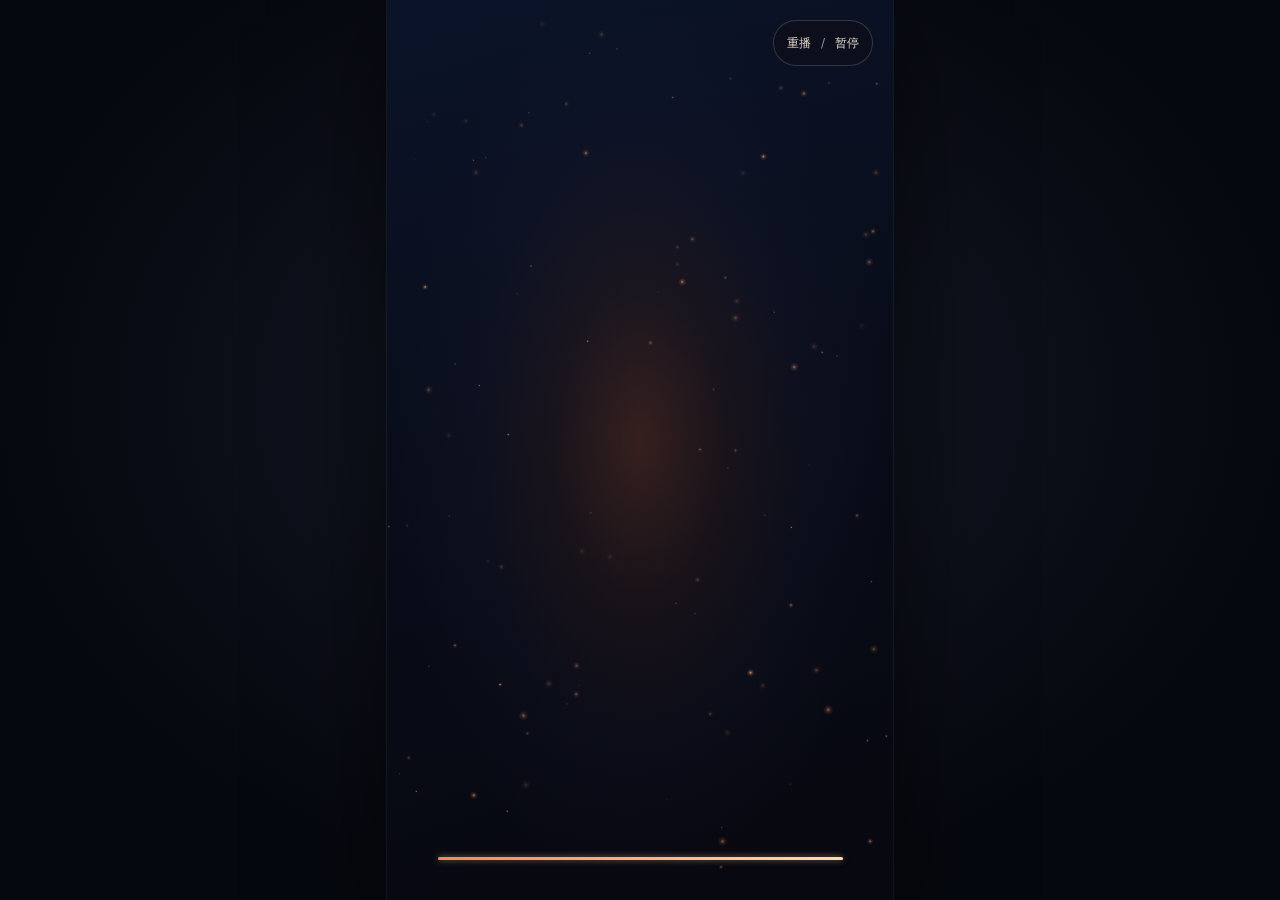
<file: lessons/06/gpt6-2-sol.html>
<!doctype html>
<html lang="zh-CN">
<head>
  <meta charset="utf-8">
  <meta name="viewport" content="width=device-width, initial-scale=1, viewport-fit=cover">
  <meta name="theme-color" content="#060810">
  <title>AI 对话式编程 · 从一句需求，到一个能验收的结果</title>
  <style>
    :root {
      color-scheme: dark;
      --ink: #f7f3ee;
      --muted: #b0b2bd;
      --gold: #ffc794;
      --ease: cubic-bezier(.22, 1, .36, 1);
    }

    *, *::before, *::after { box-sizing: border-box; }
    body {
      margin: 0;
      min-height: 100vh;
      min-height: 100dvh;
      display: grid;
      place-items: center;
      overflow: hidden;
      background: radial-gradient(ellipse at 50% 44%, #161927, #06080f 72%);
      color: var(--ink);
      font-family: "PingFang SC", "Microsoft YaHei", "Noto Sans CJK SC", system-ui, sans-serif;
    }

    .poster {
      --cycle: 30s;
      --play: running;
      width: min(100vw, 56.25vh);
      width: min(100vw, 56.25dvh);
      aspect-ratio: 9 / 16;
      position: relative;
      isolation: isolate;
      overflow: hidden;
      container-type: inline-size;
      background: linear-gradient(164deg, #0b1328 3%, #090d1a 47%, #070810 92%);
      box-shadow: 0 0 0 1px #e5d9ff12, 0 20px 100px #0009;
    }

    .poster[data-paused] { --play: paused; }

    .glow, #particles, .scene { position: absolute; inset: 0; }
    .glow {
      background: radial-gradient(ellipse at 50% 49%, #b0532b68, #67352344 24%, #24223c31 48%, transparent 72%);
      opacity: .78;
      transform-origin: 50% 49%;
    }

    #particles { width: 100%; height: 100%; pointer-events: none; }

    .controls {
      position: absolute;
      z-index: 2;
      top: max(4cqw, env(safe-area-inset-top));
      right: max(4cqw, env(safe-area-inset-right));
      display: flex;
      align-items: center;
      padding: 0 3px;
      border: 1px solid #ffffff29;
      border-radius: 999px;
      background: #0d101bd9;
    }

    .controls[hidden] { display: none; }
    .controls button {
      min-height: 44px;
      padding: 0 10px;
      border: 0;
      border-radius: inherit;
      background: transparent;
      color: #e7dcd1;
      font: 550 clamp(11px, 2.45cqw, 14px) / 1 system-ui, sans-serif;
      cursor: pointer;
    }

    .controls button:hover { color: #fff; background: #ffffff13; }
    .controls button:focus-visible { outline: 2px solid var(--gold); outline-offset: -2px; }
    .controls .slash { color: #93909d; font-size: 12px; }

    .scene {
      display: grid;
      place-items: center;
      padding: 0 7.5cqw;
      text-align: center;
      visibility: hidden;
      opacity: 0;
    }

    .opening { visibility: visible; opacity: 1; --effect: opening; }
    .conversation { --effect: conversation; }
    .comparison { --effect: comparison; }
    .metrics { --effect: metrics; }
    .handoff { --effect: handoff; }
    .closing { --effect: closing; }

    h1, h2, h3, p { margin: 0; }
    .display { font-weight: 720; letter-spacing: -.036em; line-height: 1.23; }
    .line { display: block; white-space: nowrap; }
    .accent { color: var(--gold); }
    .question { font-size: 9.3cqw; --effect: question; }
    .question .line:first-child { font-size: .9em; }

    .dialogue { display: grid; justify-items: center; gap: 7cqw; }
    .bubble {
      position: relative;
      display: flex;
      align-items: center;
      justify-content: center;
      gap: 1.05cqw;
      width: 14cqw;
      height: 10.5cqw;
      border: max(1px, .3cqw) solid #ffbd8a;
      border-radius: 3.45cqw;
      background: #392319;
      box-shadow: 0 0 5.8cqw #fa905c55, inset 0 0 2cqw #f291674b;
      --at: 4.05s;
    }

    .bubble::after {
      content: "";
      position: absolute;
      bottom: -1.08cqw;
      left: 2.9cqw;
      width: 2cqw;
      aspect-ratio: 1;
      border-right: inherit;
      border-bottom: inherit;
      border-bottom-right-radius: .5cqw;
      background: #392319;
      transform: rotate(45deg);
    }

    .bubble i { width: 1.05cqw; aspect-ratio: 1; border-radius: 50%; background: #ffd2ad; }
    .reply { font-size: 6.7cqw; line-height: 1.38; }
    .reply .line:nth-child(2) { font-size: 1.08em; }
    .letter { position: relative; display: inline-block; }

    .typed .letter::after {
      content: "";
      position: absolute;
      inset: .18em -.06em .14em auto;
      width: max(1px, .055em);
      border-radius: 1px;
      background: #ffbc89;
      opacity: 0;
    }

    .paths { display: grid; grid-template-columns: 1fr 1fr; gap: 2.7cqw; width: 100%; }
    .path {
      --card: #1b1d27;
      --edge: #80839152;
      --toward: 22cqw;
      padding: 5.2cqw 1.4cqw 5.8cqw;
      border: max(1px, .15cqw) solid var(--edge);
      border-radius: 3.1cqw;
      background: linear-gradient(157deg, var(--card), #101019);
    }

    .path.warm {
      --card: #4b2a1c;
      --edge: #f3ab768c;
      --toward: -22cqw;
      background: radial-gradient(ellipse at 52% 0%, #6c3a23, #291c1a 78%);
      box-shadow: 0 0 6cqw #ff8f553b, inset 0 0 5cqw #fe9c5a14;
    }

    .path h3 {
      margin-inline: 2cqw;
      padding-bottom: 3cqw;
      border-bottom: 1px solid var(--edge);
      color: #c4c6d0;
      font-size: 4.35cqw;
      font-weight: 650;
      white-space: nowrap;
    }

    .path.warm h3 { color: #ffcdab; }
    .flow {
      min-height: 34cqw;
      display: grid;
      align-content: center;
      justify-items: center;
      gap: .9cqw;
      padding-top: 2.7cqw;
      font-size: 4.85cqw;
      font-weight: 650;
      line-height: 1.22;
    }

    .flow .arrow { color: #b2b4c0; transform: rotate(90deg); font: 400 3.9cqw / 1 system-ui; }
    .warm .flow { font-size: 5.35cqw; gap: 2.2cqw; }
    .warm .arrow { color: #ffd0a7; }
    .warm strong { color: #ffd0a7; }

    .trail {
      position: absolute;
      inset: 0;
      display: grid;
      place-items: center;
      pointer-events: none;
      --effect: trail;
    }

    .trail i {
      grid-area: 1 / 1;
      width: 121cqw;
      height: 17cqw;
      border-radius: 50%;
      border-top: max(1px, .22cqw) solid #ffb776;
      border-right: 1px solid #ffb77618;
      transform: rotate(-19deg);
      mask-image: linear-gradient(90deg, transparent 3%, black 35%, black 65%, transparent 98%);
    }

    .trail i:nth-child(2) { height: 12cqw; transform: rotate(16deg); opacity: .75; }
    .trail i:nth-child(3) { height: 22cqw; transform: rotate(-8deg); opacity: .4; }
    .trail i:nth-child(4) {
      width: 112cqw;
      height: .6cqw;
      border: none;
      background: linear-gradient(90deg, transparent 12%, #ff995f, #fff0d4 50%, #ff995f, transparent 88%);
      box-shadow: 0 0 3cqw 1cqw #ff9f674f;
      transform: rotate(-8deg);
    }

    .capsules { z-index: 1; display: grid; gap: 3cqw; padding: 0; margin: 0; list-style: none; }
    .capsule {
      display: grid;
      grid-template-columns: 27cqw 1fr;
      align-items: baseline;
      gap: 2.6cqw;
      width: 74cqw;
      padding: 2.8cqw 4.6cqw 3.35cqw;
      border: max(1px, .14cqw) solid #f4ac7770;
      border-radius: 999px;
      background: linear-gradient(112deg, #4e2d24, #21191c 74%);
      text-align: left;
      font-size: 4.4cqw;
      font-weight: 650;
      white-space: nowrap;
    }

    .capsule strong {
      color: var(--gold);
      font: 680 10cqw / 1 system-ui, sans-serif;
      font-variant-numeric: lining-nums tabular-nums;
      letter-spacing: -.055em;
      text-align: right;
    }

    .capsule small { font-size: .55em; }
    .decision { font-size: 7.75cqw; line-height: 1.32; }
    .decision .line:nth-child(2) { margin-top: 3.4cqw; }
    .decision .line:last-child { font-size: 1.3em; }

    .end-card {
      width: 100%;
      padding: 9cqw 2cqw 6.5cqw;
      border: max(1px, .13cqw) solid #e6b2934d;
      border-radius: 3.3cqw;
      background: linear-gradient(150deg, #261b1f, #13131d 72%);
      --at: 26s;
    }

    .end-card h2 { font-size: 6.2cqw; line-height: 1.32; }
    .end-card p {
      display: inline-block;
      padding: 3.8cqw 1.2cqw 0;
      margin-top: 5.2cqw;
      border-top: 1px solid #f2c3a94b;
      color: #ddd0c5;
      font-size: 3.65cqw;
      font-weight: 550;
    }

    .progress {
      position: absolute;
      inset: auto 10cqw max(8cqw, env(safe-area-inset-bottom));
      height: max(2px, .42cqw);
      border-radius: 999px;
      background: #c8b2c239;
    }

    .progress span {
      display: block;
      width: 100%;
      height: 100%;
      border-radius: inherit;
      transform-origin: left;
      transform: scaleX(0);
      background: linear-gradient(90deg, #ef8c5d, #ffdab4);
      box-shadow: 0 0 1.3cqw #ffb87b91;
    }

    /* All layers share the 30-second CSS clock. Only the particle field is drawn in JS. */
    .playing :is(.scene, .glow, .question, .trail, .bubble, .capsule, .end-card, .path, .letter, .progress span),
    .playing .typed .letter::after {
      animation: var(--effect) var(--cycle) var(--curve, var(--ease)) infinite both;
      animation-delay: calc(var(--at, 0s) - var(--cycle));
      animation-play-state: var(--play);
    }

    .glow { --effect: breathe; --curve: cubic-bezier(.48, .02, .55, .98); }
    .path { --effect: fold; --curve: cubic-bezier(.64, 0, .32, 1); }
    :is(.bubble, .capsule, .end-card) { --effect: arrive; }
    .typed .letter { --effect: type; --curve: step-end; }
    .typed .letter::after { --effect: cursor; }
    .lit .letter { --effect: highlight; }
    .progress span { --effect: fill; --curve: linear; }
    .playing .progress span { animation-delay: 0s; }

    @keyframes opening {
      0% { opacity: .22; visibility: visible; }
      3%, 11.5% { opacity: 1; visibility: visible; }
      13.333333%, 100% { opacity: 0; visibility: hidden; }
    }

    @keyframes question {
      0% { transform: translateY(3.3cqw) scale(.93); }
      3.1% { transform: translateY(-.45cqw) scale(1.017); }
      5%, 11.2% { transform: none; }
      13.33% { transform: translateY(-5.6cqw) scale(.98); }
      100% { transform: translateY(-5.6cqw) scale(.98); }
    }

    @keyframes conversation {
      0%, 13.333333% { opacity: 0; visibility: hidden; }
      15.25%, 28.2% { opacity: 1; visibility: visible; }
      30%, 100% { opacity: 0; visibility: hidden; }
    }

    @keyframes comparison {
      0%, 30% { opacity: 0; visibility: hidden; }
      32%, 49.35% { opacity: 1; visibility: visible; }
      50.85%, 100% { opacity: 0; visibility: hidden; }
    }

    @keyframes metrics {
      0%, 50% { opacity: 0; visibility: hidden; }
      51.2%, 68.5% { opacity: 1; visibility: visible; }
      70%, 100% { opacity: 0; visibility: hidden; }
    }

    @keyframes handoff {
      0%, 70% { opacity: 0; visibility: hidden; }
      71.85%, 85.2% { opacity: 1; visibility: visible; }
      86.666667%, 100% { opacity: 0; visibility: hidden; }
    }

    @keyframes closing {
      0%, 86.666667% { opacity: 0; visibility: hidden; }
      88.5%, 100% { opacity: 1; visibility: visible; }
    }

    @keyframes breathe {
      0%, 100% { opacity: .66; transform: scale(.96); }
      9% { opacity: 1; transform: scale(1.15); }
      22% { opacity: .59; transform: scale(.93); }
      46% { opacity: .7; transform: scale(1.05); }
      52% { opacity: 1; transform: scale(1.18); }
      65% { opacity: .56; transform: scale(.95); }
      79% { opacity: 1; transform: scale(.85); }
      90% { opacity: .5; transform: scale(.94); }
    }

    @keyframes arrive {
      0%, 80%, 100% { opacity: 0; transform: translateY(3cqw) scale(.95); }
      2.8%, 79.99% { opacity: 1; transform: none; }
    }

    @keyframes fold {
      0%, 30% { transform: translateX(calc(var(--toward) * -.16)) scale(.96); }
      33%, 48.2% { transform: none; }
      50.85%, 100% { transform: translateX(var(--toward)) scale(.018, .032); }
    }

    @keyframes trail {
      0%, 50% { opacity: 0; transform: scale(.15) rotate(6deg); }
      51.7% { opacity: 1; transform: scale(.9) rotate(1deg); }
      57% { opacity: .52; transform: scale(1.08) rotate(-3deg); }
      66%, 100% { opacity: 0; transform: scale(1.22) rotate(-10deg); }
    }

    @keyframes type {
      0%, 79.99% { opacity: 1; }
      80%, 100% { opacity: 0; }
    }

    @keyframes cursor {
      0% { opacity: .94; }
      .31%, 100% { opacity: 0; }
    }

    @keyframes highlight {
      0%, 80%, 100% { opacity: 0; transform: translateY(.24em); }
      .68% { opacity: 1; color: #ffdbb8; text-shadow: 0 0 .42em #ff8d5f9c; transform: none; }
      2.4%, 79.99% { opacity: 1; color: inherit; text-shadow: none; transform: none; }
    }

    @keyframes fill {
      0%, 86.666667% { transform: scaleX(0); }
      99.33%, 100% { transform: scaleX(1); }
    }

    @media (prefers-reduced-motion: reduce) {
      .playing :is(.glow, .question, .bubble, .capsule, .end-card, .path, .letter, .trail) {
        transform: none !important;
      }
      .playing .trail, .playing .typed .letter::after { display: none; }
      .playing .lit .letter { text-shadow: none !important; }
    }
  </style>
</head>
<body>
  <main class="poster" aria-label="AI 对话式编程动态概念海报">
    <div class="glow" aria-hidden="true"></div>
    <canvas id="particles" width="1080" height="1920" aria-hidden="true"></canvas>

    <div class="controls" role="group" aria-label="播放控制" hidden>
      <button id="replay" type="button">重播</button>
      <span class="slash" aria-hidden="true">/</span>
      <button id="play" type="button">暂停</button>
    </div>

    <section class="scene opening">
      <h1 class="display question">
        <span class="line">普通人做软件，</span>
        <span class="line">最大的门槛</span>
        <span class="line accent">是什么？</span>
      </h1>
    </section>

    <section class="scene conversation">
      <div class="dialogue">
        <div class="bubble" aria-hidden="true"><i></i><i></i><i></i></div>
        <h2 class="display reply typed" aria-label="不是不会写代码，而是不敢开始第一句对话">
          <span class="line">不是不会写代码，</span>
          <span class="line accent">而是不敢开始</span>
          <span class="line accent">第一句对话</span>
        </h2>
      </div>
    </section>

    <section class="scene comparison" aria-label="两种编程方式">
      <div class="paths">
        <article class="path">
          <h3>传统方式</h3>
          <p class="flow"><span>学语法</span><span class="arrow">→</span><span>写代码</span><span class="arrow">→</span><span>改报错</span></p>
        </article>
        <article class="path warm">
          <h3>对话式编程</h3>
          <p class="flow"><span>说清需求</span><span class="arrow">→</span><strong>验收结果</strong></p>
        </article>
      </div>
    </section>

    <section class="scene metrics" aria-label="原型演示数据">
      <div class="trail" aria-hidden="true"><i></i><i></i><i></i><i></i></div>
      <ul class="capsules" role="list">
        <li class="capsule" style="--at: 15.72s"><strong>30</strong><span>秒生成原型</span></li>
        <li class="capsule" style="--at: 16.44s"><strong>0</strong><span>行手动代码</span></li>
        <li class="capsule" style="--at: 17.16s"><strong>100<small>%</small></strong><span>自己把关</span></li>
      </ul>
    </section>

    <section class="scene handoff">
      <h2 class="display decision lit" aria-label="你负责定义方向，Agent 负责把活干完">
        <span class="line">你负责定义方向，</span>
        <span class="line">Agent 负责</span>
        <span class="line accent">把活干完</span>
      </h2>
    </section>

    <section class="scene closing">
      <div class="end-card">
        <h2 class="display">
          <span class="line">从一句需求，</span>
          <span class="line accent">到一个能验收的结果。</span>
        </h2>
        <p>蒸汽会员资源库 · 第6课演示作品</p>
      </div>
      <div class="progress" aria-hidden="true"><span></span></div>
    </section>
  </main>

  <script>
    const poster = document.querySelector('.poster');
    const controls = document.querySelector('.controls');
    const playButton = document.querySelector('#play');
    const progress = document.querySelector('.progress span');
    const reducedMotion = matchMedia('(prefers-reduced-motion: reduce)');

    for (const [selector, start, interval] of [['.typed', 4.74, .098], ['.lit', 21.43, .116]]) {
      let index = 0;
      for (const line of document.querySelectorAll(`${selector} .line`)) {
        const letters = Array.from(line.textContent, character => {
          const letter = document.createElement('span');
          letter.className = 'letter';
          letter.textContent = character === ' ' ? '\u00a0' : character;
          letter.style.setProperty('--at', `${start + interval * index++}s`);
          return letter;
        });
        line.setAttribute('aria-hidden', 'true');
        line.replaceChildren(...letters);
      }
    }

    const canvas = document.querySelector('#particles');
    const ctx = canvas.getContext('2d');
    const sprite = document.createElement('canvas');
    sprite.width = sprite.height = 48;
    const brush = sprite.getContext('2d');

    if (brush) {
      const glow = brush.createRadialGradient(24, 24, 0, 24, 24, 24);
      glow.addColorStop(0, '#fff4de');
      glow.addColorStop(.17, '#ffc08c');
      glow.addColorStop(.39, '#ff9b6370');
      glow.addColorStop(1, '#ff815000');
      brush.fillStyle = glow;
      brush.fillRect(0, 0, 48, 48);
    }

    const points = Array.from({ length: 104 }, () => ({
      x: Math.random() - .5,
      y: Math.random() - .5,
      size: 6 + Math.random() ** 2 * 18,
      phase: Math.random() * Math.PI * 2,
      speed: 1 + Math.floor(Math.random() * 3),
      light: .18 + Math.random() * .44
    }));

    let clock;
    let duration;
    let frame = 0;
    let paused = false;

    function easeBetween(time, start, end) {
      const fraction = Math.max(0, Math.min(1, (time - start) / (end - start)));
      return fraction * fraction * (3 - 2 * fraction);
    }

    function draw() {
      if (!ctx || !brush || !clock) return;
      const time = ((clock.currentTime ?? 0) % duration) / 1000;
      const phase = time * 2000 * Math.PI / duration;
      const still = reducedMotion.matches;
      const gather = still ? 0 : easeBetween(time, 20.8, 24.5) * (1 - easeBetween(time, 25.5, 28.7));
      const fade = 1 - .66 * easeBetween(time, 25.6, 26.7) * (1 - easeBetween(time, 29, 30));

      ctx.clearRect(0, 0, canvas.width, canvas.height);
      ctx.save();
      ctx.scale(canvas.width / 1080, canvas.height / 1920);
      for (const point of points) {
        const wave = point.phase + (still ? 0 : phase * point.speed);
        const x = 540 + (1080 * point.x + 36 * Math.cos(wave)) * (1 - .79 * gather);
        const y = 935 + (1780 * point.y + 48 * Math.sin(wave)) * (1 - .81 * gather);
        const size = point.size * (1 + gather * .37);
        ctx.globalAlpha = point.light * (.64 + .36 * Math.sin(wave)) * fade;
        ctx.drawImage(sprite, x - size / 2, y - size / 2, size, size);
      }
      ctx.restore();
    }

    function tick() {
      draw();
      frame = requestAnimationFrame(tick);
    }

    function syncPlayback() {
      const frozen = paused || document.hidden;
      poster.toggleAttribute('data-paused', frozen);
      playButton.textContent = paused ? '继续' : '暂停';
      cancelAnimationFrame(frame);
      if (frozen || reducedMotion.matches) draw();
      else frame = requestAnimationFrame(tick);
    }

    function replay() {
      paused = false;
      poster.classList.remove('playing');
      void poster.offsetWidth;
      poster.classList.add('playing');
      clock = progress.getAnimations()[0];
      duration = clock.effect.getTiming().duration;
      syncPlayback();
    }

    new ResizeObserver(() => {
      const scale = Math.min(1, poster.clientWidth * (devicePixelRatio || 1) / 1080);
      canvas.width = Math.max(1, Math.round(1080 * scale));
      canvas.height = Math.max(1, Math.round(1920 * scale));
      draw();
    }).observe(poster);

    document.querySelector('#replay').addEventListener('click', replay);
    playButton.addEventListener('click', () => {
      paused = !paused;
      syncPlayback();
    });
    document.addEventListener('visibilitychange', syncPlayback);
    reducedMotion.addEventListener('change', syncPlayback);
    controls.hidden = false;
    replay();
  </script>
</body>
</html>
</file>
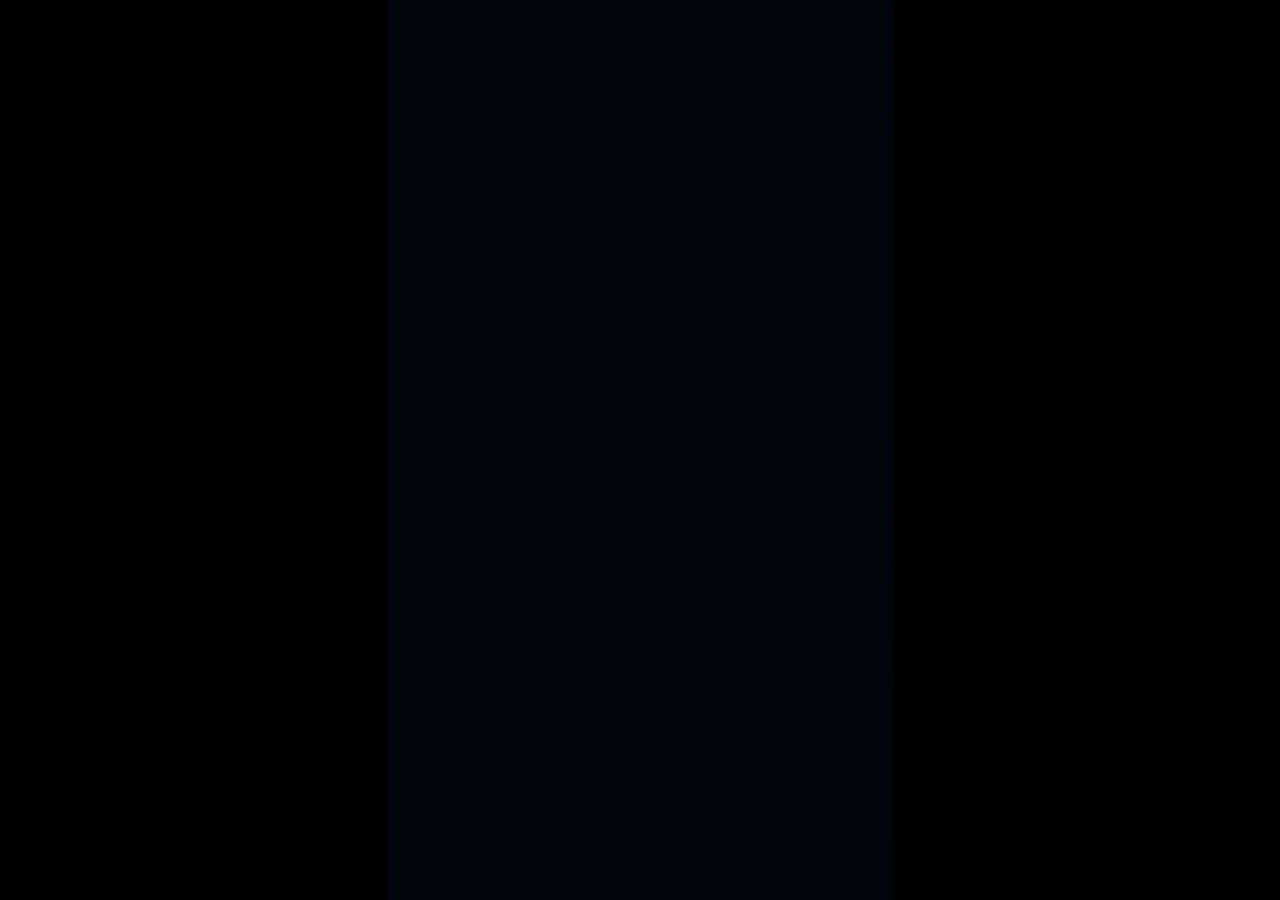
<file: lessons/06/opus-5-5.html>
<!DOCTYPE html>
<html lang="zh-CN"><head>
<meta charset="UTF-8"><style id="qw-theme">:root {
  --contextual-navbar-foreground-color: #000000 !important;
  --connection-foreground-color: #FFFFFF !important;
  --automation-foreground-color: #FFFFFF !important;
  --global-navbar-background-color: #F3F3F7 !important;
  --accent-foreground-color: #FFFFFF !important;
  --primary-foreground-color: #000000 !important;
  --measure-foreground-color: #CB7600 !important;
  --dimension-foreground-color: #1B84BF !important;
  --warning-background-color: #FF9800 !important;
  --warning-foreground-color: #000000 !important;
  --success-background-color: #27700E !important;
  --info-foreground-color: #FFFFFF !important;
  --secondary-foreground-color: #000000 !important;
  --info-background-color: #2196F3 !important;
  --measure-background-color: #FFF8EF !important;
  --contextual-navbar-background-color: #FFFFFF !important;
  --accent-background-color: #4200DB !important;
  --visualization-background-color: #6842FF !important;
  --connection-background-color: #FF4B14 !important;
  --secondary-background-color: #F9F9FB !important;
  --danger-background-color: #C82745 !important;
  --automation-background-color: #D600BA !important;
  --success-foreground-color: #FFFFFF !important;
  --danger-foreground-color: #FFFFFF !important;
  --dimension-background-color: #EEF8FF !important;
  --insight-foreground-color: #FFFFFF !important;
  --primary-background-color: #FFFFFF !important;
  --insight-background-color: #78008A !important;
  --visualization-foreground-color: #FFFFFF !important;
  --global-navbar-foreground-color: #5A5A5B !important;
  --chat-column-base: 720px !important;
  --chat-column-max: 720px !important;
  --color-bg: #faf9fc !important;
  --color-navbar-bg: #f9f9fb !important;
  --color-navbar-fg: #131920 !important;
  --color-navbar-divider: rgba(0, 0, 0, .12) !important;
  --color-leftnav-bg: #ffffff !important;
  --color-bg-chat-view: #f9f9fb !important;
  --color-bg-secondary: #ffffff !important;
  --color-bg-tertiary: #f9fafb !important;
  --color-bg-hover: #f3f4f6 !important;
  --color-surface: #f9fafb !important;
  --color-surface-hover: #f3f4f6 !important;
  --color-surface-active: #e5e7eb !important;
  --color-border: rgba(0, 0, 0, .12) !important;
  --color-border-light: rgba(0, 0, 0, .06) !important;
  --color-border-strong: #d1d5db !important;
  --background-toggle-off-default: rgba(255, 255, 255, 0) !important;
  --color-primary: #4200db !important;
  --color-primary-dark: #35009e !important;
  --color-primary-light: #8575ff !important;
  --color-primary-bg: #e8e6ff !important;
  --color-primary-hover-border: #35009e !important;
  --color-nav-icon-active: #4200db !important;
  --color-nav-hover-border: #4200db !important;
  --color-primary-alpha-3: color-mix(in srgb, #4200db 3%, transparent) !important;
  --color-primary-alpha-5: color-mix(in srgb, #4200db 5%, transparent) !important;
  --color-primary-alpha-8: color-mix(in srgb, #4200db 8%, transparent) !important;
  --color-primary-alpha-12: color-mix(in srgb, #4200db 12%, transparent) !important;
  --color-primary-alpha-15: color-mix(in srgb, #4200db 15%, transparent) !important;
  --color-primary-alpha-20: color-mix(in srgb, #4200db 20%, transparent) !important;
  --color-primary-alpha-25: color-mix(in srgb, #4200db 25%, transparent) !important;
  --color-primary-alpha-30: color-mix(in srgb, #4200db 30%, transparent) !important;
  --color-primary-alpha-40: color-mix(in srgb, #4200db 40%, transparent) !important;
  --color-primary-alpha-50: color-mix(in srgb, #4200db 50%, transparent) !important;
  --color-primary-alpha-60: color-mix(in srgb, #4200db 60%, transparent) !important;
  --color-primary-subtle: color-mix(in srgb, #4200db 12%, transparent) !important;
  --color-primary-border: color-mix(in srgb, #4200db 30%, transparent) !important;
  --color-focus-ring: #4200db !important;
  --color-sidebar-hover: color-mix(in srgb, #4200db 12%, transparent) !important;
  --color-sidebar-hover-solid: color-mix(in srgb, #4200db 12%, #faf9fc) !important;
  --block-selection-outline-offset: 2px !important;
  --color-accent: #4200db !important;
  --color-accent-foreground: #4200db !important;
  --color-accent-dark: #35009e !important;
  --color-accent-light: #e8e6ff !important;
  --color-accent-inverse: #ffffff !important;
  --color-link: #4200db !important;
  --color-brand-ai-gradient-start: #6842ff !important;
  --color-brand-ai-gradient-mid: #d600ba !important;
  --color-brand-ai-gradient-end: #ff4b14 !important;
  --color-brand-kiro: #9147ff !important;
  --color-primary-gradient-end: #e8e6ff !important;
  --color-primary-bg-solid: #e8e6ff !important;
  --color-user-bubble: #F3F3F7 !important;
  --color-user-bubble-text: #131920 !important;
  --color-text: #131920 !important;
  --color-text-secondary: #5e5e5e !important;
  --color-text-tertiary: #656871 !important;
  --color-text-muted: #656871 !important;
  --color-text-on-primary: #ffffff !important;
  --color-success: #00802f !important;
  --color-success-dark: #00471e !important;
  --color-success-light: #d9ffd6 !important;
  --color-success-hover: #005c26 !important;
  --color-success-bg: #e6f5eb !important;
  --color-success-border: #b3d9bf !important;
  --color-success-foreground: #00802f !important;
  --color-success-dark-foreground: #00471e !important;
  --color-success-text: #00471e !important;
  --color-error: #db0000 !important;
  --color-error-dark: #700000 !important;
  --color-error-light: #ffe0e0 !important;
  --color-error-hover: #ffe0e0 !important;
  --color-error-bg: #fceaea !important;
  --color-error-border: #f2cccc !important;
  --color-error-active-border: #db0000 !important;
  --color-error-foreground: #db0000 !important;
  --color-error-dark-foreground: #700000 !important;
  --color-error-inverse: #ffffff !important;
  --color-error-text: #700000 !important;
  --color-warning: #f2b100 !important;
  --color-warning-dark: #573a00 !important;
  --color-warning-light: #fffbbd !important;
  --color-warning-hover: #db9200 !important;
  --color-warning-bg: #fef7e6 !important;
  --color-warning-border: #f9dfa3 !important;
  --color-warning-foreground: #f2b100 !important;
  --color-warning-dark-foreground: #573a00 !important;
  --color-warning-inverse: #573a00 !important;
  --color-surface-warning: #fffbbd !important;
  --color-text-warning: #573a00 !important;
  --color-info: #006ce0 !important;
  --color-info-dark: #002a66 !important;
  --color-info-light: #d1f1ff !important;
  --color-info-hover: #003b8f !important;
  --color-info-bg: #ebf3fc !important;
  --color-info-border: #b3d1f0 !important;
  --color-info-foreground: #006ce0 !important;
  --color-info-dark-foreground: #002a66 !important;
  --color-info-inverse: #ffffff !important;
  --color-overlay: rgba(0, 0, 0, .5) !important;
  --color-shadow: rgba(0, 0, 0, .08) !important;
  --color-hover: rgba(0, 0, 0, .05) !important;
  --color-tooltip-bg: rgba(0, 0, 0, .85) !important;
  --color-tooltip-text: #ffffff !important;
  --color-voice-purple: #8575ff !important;
  --color-voice-purple-dark: #4200db !important;
  --color-voice-purple-light: #8575ff !important;
  --color-voice-red: #db0000 !important;
  --color-voice-red-dark: #700000 !important;
  --color-voice-amber: #f2b100 !important;
  --color-voice-purple-glow: rgba(66, 0, 219, .4) !important;
  --color-voice-red-glow: rgba(219, 0, 0, .4) !important;
  --font-sans: "Amazon Ember", "Helvetica Neue", "Segoe UI", Roboto, Helvetica, Arial, sans-serif !important;
  --font-mono: "SF Mono", "Monaco", "Menlo", "Consolas", monospace !important;
  --text-2xs: .5625rem !important;
  --text-xs: .625rem !important;
  --text-sm: .6875rem !important;
  --text-base: .75rem !important;
  --text-md: .8125rem !important;
  --text-lg: .875rem !important;
  --text-xl: 1rem !important;
  --text-2xl: 1.125rem !important;
  --text-3xl: 1.25rem !important;
  --text-4xl: 1.5rem !important;
  --text-5xl: 2rem !important;
  --spacing-1: calc(.25rem * 1) !important;
  --spacing-1-5: calc(.25rem * 1.5) !important;
  --spacing-2: calc(.25rem * 2) !important;
  --spacing-3: calc(.25rem * 3) !important;
  --spacing-4: calc(.25rem * 4) !important;
  --spacing-5: calc(.25rem * 5) !important;
  --spacing-6: calc(.25rem * 6) !important;
  --spacing-7: calc(.25rem * 7) !important;
  --spacing-8: calc(.25rem * 8) !important;
  --spacing-9: calc(.25rem * 9) !important;
  --spacing-10: calc(.25rem * 10) !important;
  --border-radius-rounded-lg: 8px !important;
  --radius-sm: 6px !important;
  --radius-md: 10px !important;
  --radius-card: 12px !important;
  --radius-lg: 16px !important;
  --radius-pill: 8px !important;
  --shadow-sm: 0 1px 2px rgba(0, 0, 0, .05) !important;
  --shadow-md: 0 4px 12px rgba(0, 0, 0, .08) !important;
  --shadow-lg: 0 4px 16px 4px rgba(0, 0, 0, .16), 0 2px 6px 1px rgba(0, 0, 0, .16) !important;
  --color-success-bg-solid: #d9ffd6 !important;
  --color-error-bg-solid: #ffe0e0 !important;
  --color-error-border-solid: #ffe0e0 !important;
  --color-warning-bg-solid: #fffbbd !important;
  --color-warning-text: #573a00 !important;
  --color-info-bg-solid: #d1f1ff !important;
  --color-info-bg-solid-alt: #d1f1ff !important;
  --color-info-text: #002a66 !important;
  --color-info-text-alt: #002a66 !important;
  --color-emerald: #10b981 !important;
  --color-teal: #4ecdc4 !important;
  --color-code-bg: #F3F3F7 !important;
  --color-code-header-bg: #f1f3f5 !important;
  --color-code-text: #24292e !important;
  --color-code-border: #e1e4e8 !important;
  --color-code-muted: #6a737d !important;
  --color-inline-code-bg: #F3F3F7 !important;
  --color-inline-code-text: #24292e !important;
  --color-inline-code-border: #e1e4e8 !important;
  --color-scrollbar-thumb: #d1d5db !important;
  --color-scrollbar-track: transparent !important;
  --qs-data-cat-01: #4338CA !important;
  --qs-data-cat-02: #D97706 !important;
  --qs-data-cat-03: #0891B2 !important;
  --qs-data-cat-04: #8B5CF6 !important;
  --qs-data-cat-05: #15803D !important;
  --qs-data-cat-06: #0C4A6E !important;
  --qs-data-cat-07: #D946EF !important;
  --qs-data-cat-08: #65A30D !important;
  --qs-data-cat-09: #1D4ED8 !important;
  --qs-data-cat-10: #831843 !important;
  --qs-data-cat-11: #C2410C !important;
  --qs-data-cat-12: #115E59 !important;
  --qs-data-cat-other: #737373 !important;
  --qs-content: #fff !important;
  --qs-main: #f9f9fb !important;
  --qs-primary-foreground: #131920 !important;
  --qs-secondary-foreground: #656871 !important;
  --qs-tertiary-foreground: #656871 !important;
  --qs-placeholder-foreground: #656871 !important;
  --qs-divider: #dedee3 !important;
  --qs-default-border: #8c8c94 !important;
  --qs-neutral-soft: #b4b4bb !important;
  --qs-neutral-gray-50: #f9fafb !important;
  --qs-tertiary-background: #f9fafb !important;
  --qs-action-hover: #f3f3f7 !important;
  --qs-primary-default: #4200db !important;
  --qs-primary-dark: #35009e !important;
  --qs-primary-medium: #8575ff !important;
  --qs-primary-light: #e8e6ff !important;
  --qs-primary-inverse: #fff !important;
  --qs-success-default: #00802f !important;
  --qs-success-dark: #00471e !important;
  --qs-success-light: #d9ffd6 !important;
  --qs-error-default: #db0000 !important;
  --qs-error-dark: #700000 !important;
  --qs-warning-default: #f2b100 !important;
  --qs-warning-dark: #573a00 !important;
  --qs-warning-light: #fffbbd !important;
  --qs-info-default: #006ce0 !important;
  --qs-info-dark: #002a66 !important;
  --qs-font-sans: "Amazon Ember", "Helvetica Neue", "Segoe UI", Helvetica, Arial, sans-serif !important;
  --safe-top: 0.0px !important;
  --safe-bottom: 0.0px !important;
  --safe-left: 0.0px !important;
  --safe-right: 0.0px !important;
  --qs-action-active: #e8e6ff !important;
  --qs-action-active-hover: #b2a8ff !important;
  --qs-action-disabled: #f3f3f7 !important;
  --qs-active-border: #4200db !important;
  --qs-application-navbar: #4200db !important;
  --qs-application-navbar-dark: #35009e !important;
  --qs-application-navbar-foreground: #fff !important;
  --qs-application-navbar-light: #e8e6ff !important;
  --qs-automation-dark: #660052 !important;
  --qs-automation-default: #d600ba !important;
  --qs-automation-light: #ffe0fb !important;
  --qs-automation-medium: #b3008f !important;
  --qs-automation-soft: #ff94f1 !important;
  --qs-avatar-blue-bg: #d1f1ff !important;
  --qs-avatar-blue-fg: #002a66 !important;
  --qs-avatar-fuchsia-bg: #fce6ff !important;
  --qs-avatar-fuchsia-fg: #590066 !important;
  --qs-avatar-green-bg: #d9ffd6 !important;
  --qs-avatar-green-fg: #00471e !important;
  --qs-avatar-neutral-bg: #dedee3 !important;
  --qs-avatar-neutral-fg: #131920 !important;
  --qs-avatar-orange-bg: #ffe0d6 !important;
  --qs-avatar-orange-fg: #661800 !important;
  --qs-avatar-pink-bg: #ffe0fb !important;
  --qs-avatar-pink-fg: #660052 !important;
  --qs-avatar-primary-bg: #e8e6ff !important;
  --qs-avatar-primary-fg: #35009e !important;
  --qs-avatar-red-bg: #ffe0e0 !important;
  --qs-avatar-red-fg: #700000 !important;
  --qs-avatar-violet-bg: #f2e5ff !important;
  --qs-avatar-violet-fg: #45008a !important;
  --qs-avatar-yellow-bg: #fffbbd !important;
  --qs-avatar-yellow-fg: #573a00 !important;
  --qs-blue-100: #e2ebff !important;
  --qs-blue-1000: #060d27 !important;
  --qs-blue-200: #c2d5ff !important;
  --qs-blue-300: #9fbdff !important;
  --qs-blue-400: #7ea0fc !important;
  --qs-blue-50: #fafbff !important;
  --qs-blue-500: #517df6 !important;
  --qs-blue-600: #2d5fe8 !important;
  --qs-blue-700: #1d3cb9 !important;
  --qs-blue-800: #162c85 !important;
  --qs-blue-900: #102165 !important;
  --qs-blue-950: #0b1746 !important;
  --qs-brand: #fff !important;
  --qs-brand-foreground: #131920 !important;
  --qs-brand-navbar: #131920 !important;
  --qs-brand-navbar-dark: #000 !important;
  --qs-brand-navbar-foreground: #fff !important;
  --qs-brand-navbar-light: #dedee3 !important;
  --qs-coachmark: #006ce0 !important;
  --qs-connection-dark: #661800 !important;
  --qs-connection-default: #db3300 !important;
  --qs-connection-light: #ffe0d6 !important;
  --qs-connection-soft: #ff997a !important;
  --qs-content-inverse: #333843 !important;
  --qs-content-inverse-active: #131920 !important;
  --qs-contrast-foreground: #131920 !important;
  --qs-control-selected-bg: #4200db !important;
  --qs-control-selected-hover-bg: #35009e !important;
  --qs-darkpurple1-100: #eee1ef !important;
  --qs-darkpurple1-1000: #130b14 !important;
  --qs-darkpurple1-200: #dcc0dd !important;
  --qs-darkpurple1-300: #c99ecc !important;
  --qs-darkpurple1-400: #b57ab8 !important;
  --qs-darkpurple1-50: #f8f2f8 !important;
  --qs-darkpurple1-500: #97529b !important;
  --qs-darkpurple1-600: #754078 !important;
  --qs-darkpurple1-700: #542e57 !important;
  --qs-darkpurple1-800: #472749 !important;
  --qs-darkpurple1-900: #341c35 !important;
  --qs-darkpurple1-950: #241325 !important;
  --qs-darkpurple2-100: #f1e3fc !important;
  --qs-darkpurple2-1000: #1b042f !important;
  --qs-darkpurple2-200: #e7d0fb !important;
  --qs-darkpurple2-300: #d6b0f8 !important;
  --qs-darkpurple2-400: #be81f3 !important;
  --qs-darkpurple2-50: #f8f1fe !important;
  --qs-darkpurple2-500: #a652ef !important;
  --qs-darkpurple2-600: #8e24eb !important;
  --qs-darkpurple2-700: #7413c9 !important;
  --qs-darkpurple2-800: #580e98 !important;
  --qs-darkpurple2-900: #36095d !important;
  --qs-darkpurple2-950: #260642 !important;
  --qs-data-categorical-01: #4338ca !important;
  --qs-data-categorical-02: #d97706 !important;
  --qs-data-categorical-03: #0891b2 !important;
  --qs-data-categorical-04: #8b5cf6 !important;
  --qs-data-categorical-05: #15803d !important;
  --qs-data-categorical-06: #0c4a6e !important;
  --qs-data-categorical-07: #d946ef !important;
  --qs-data-categorical-08: #65a30d !important;
  --qs-data-categorical-09: #1d4ed8 !important;
  --qs-data-categorical-10: #831843 !important;
  --qs-data-categorical-11: #c2410c !important;
  --qs-data-categorical-12: #115e59 !important;
  --qs-data-categorical-other: #737373 !important;
  --qs-data-divergent-negative: #ea580c !important;
  --qs-data-divergent-positive: #4f46e5 !important;
  --qs-data-divergent-red-green-negative: #dc2626 !important;
  --qs-data-divergent-red-green-positive: #16a34a !important;
  --qs-data-missing: #d4d4d4 !important;
  --qs-data-sentiment-neutral: #737373 !important;
  --qs-data-sentiment-warning: #9e6900 !important;
  --qs-data-sequential-duochromatic-high: #1e1b4b !important;
  --qs-data-sequential-duochromatic-low: #8b5cf6 !important;
  --qs-data-sequential-monochromatic-high: #4f46e5 !important;
  --qs-default-badge: #b4b4bb !important;
  --qs-default-badge-dot: #656871 !important;
  --qs-dimension: #4200db !important;
  --qs-dimension-experimental: #4200db !important;
  --qs-dimension-experimental-foreground: #4200db !important;
  --qs-dimension-foreground: #fff !important;
  --qs-disabled: #8c8c94 !important;
  --qs-disabled-border: #dedee3 !important;
  --qs-disabled-foreground: #b4b4bb !important;
  --qs-divider-light: #f3f3f7 !important;
  --qs-error-active-border: #db0000 !important;
  --qs-error-border: #ffe0e0 !important;
  --qs-error-foreground: #db0000 !important;
  --qs-error-inverse: #fff !important;
  --qs-error-light: #ffe0e0 !important;
  --qs-error-medium: #900 !important;
  --qs-error-soft: #ff9e9e !important;
  --qs-focus-offset: 1px !important;
  --qs-font-base-letter-spacing: .15px !important;
  --qs-font-display: "Amazon Ember", "Helvetica Neue", "Segoe UI", Helvetica, Arial, sans-serif !important;
  --qs-font-family: "Amazon Ember", "Helvetica Neue", "Segoe UI", Helvetica, Arial, sans-serif !important;
  --qs-gradient-automation-light-stop: #ffe0fb !important;
  --qs-gradient-automation-medium-stop: #b3008f !important;
  --qs-gradient-automation-stop: #d600ba !important;
  --qs-gradient-connection-light-stop: #ffe0d6 !important;
  --qs-gradient-connection-stop: #db3300 !important;
  --qs-gradient-insight-light-stop: #fce6ff !important;
  --qs-gradient-insight-stop: #a000b8 !important;
  --qs-gradient-visualization-light-stop: #f2e5ff !important;
  --qs-gradient-visualization-stop: #7300e5 !important;
  --qs-green-100: #ccffd8 !important;
  --qs-green-1000: #001409 !important;
  --qs-green-200: #a9efba !important;
  --qs-green-300: #84d39a !important;
  --qs-green-400: #71c68c !important;
  --qs-green-50: #f0fff3 !important;
  --qs-green-500: #5bbe7a !important;
  --qs-green-600: #3c955a !important;
  --qs-green-700: #227340 !important;
  --qs-green-800: #00441f !important;
  --qs-green-900: #003317 !important;
  --qs-green-950: #002410 !important;
  --qs-grid-gap: 16px !important;
  --qs-grid-gap-xl: 24px !important;
  --qs-hero-banner-button-hover: color-mix(in srgb, #fff, transparent 60%) !important;
  --qs-hover-border: #333843 !important;
  --qs-info-inverse: #fff !important;
  --qs-info-light: #d1f1ff !important;
  --qs-info-medium: #003b8f !important;
  --qs-info-soft: #75cfff !important;
  --qs-insight-dark: #590066 !important;
  --qs-insight-default: #a000b8 !important;
  --qs-insight-light: #fce6ff !important;
  --qs-insight-soft: #f299ff !important;
  --qs-main-foreground: #131920 !important;
  --qs-main-secondary-foreground: #656871 !important;
  --qs-measure: #00802f !important;
  --qs-measure-experimental: #f2b100 !important;
  --qs-measure-experimental-foreground: #f2b100 !important;
  --qs-measure-foreground: #fff !important;
  --qs-neutral-0: #fff !important;
  --qs-neutral-100: #f5f3ef !important;
  --qs-neutral-1000: #0b0a0a !important;
  --qs-neutral-200: #ece9e4 !important;
  --qs-neutral-300: #e2dfda !important;
  --qs-neutral-400: #cdc9c1 !important;
  --qs-neutral-50: #faf9f7 !important;
  --qs-neutral-500: #adaaa3 !important;
  --qs-neutral-600: #94918b !important;
  --qs-neutral-700: #7d7a73 !important;
  --qs-neutral-800: #5e5b56 !important;
  --qs-neutral-900: #302f2c !important;
  --qs-neutral-950: #151310 !important;
  --qs-neutral-black: #000 !important;
  --qs-neutral-dark: #333843 !important;
  --qs-neutral-deep: #656871 !important;
  --qs-neutral-default: #dedee3 !important;
  --qs-neutral-light: #f3f3f7 !important;
  --qs-neutral-lightest: #f9f9fb !important;
  --qs-neutral-medium: #8c8c94 !important;
  --qs-neutral-strong: #131920 !important;
  --qs-neutral-white: #fff !important;
  --qs-overlay: color-mix(in srgb, #131920, transparent 50%) !important;
  --qs-popover-border: transparent !important;
  --qs-primary-inverse-foreground: #fff !important;
  --qs-primary-soft: #b2a8ff !important;
  --qs-progress-active: #4200db !important;
  --qs-red-100: #ffe4e1 !important;
  --qs-red-1000: #240004 !important;
  --qs-red-200: #ffc7c2 !important;
  --qs-red-300: #ffa099 !important;
  --qs-red-400: #eb6560 !important;
  --qs-red-50: #fff6f5 !important;
  --qs-red-500: #c33c38 !important;
  --qs-red-600: #aa2b2b !important;
  --qs-red-700: #8a0f0f !important;
  --qs-red-800: #6e000d !important;
  --qs-red-900: #57000a !important;
  --qs-red-950: #3d0007 !important;
  --qs-secondary: #dedee3 !important;
  --qs-secondary-dark: #b4b4bb !important;
  --qs-secondary-light: #f3f3f7 !important;
  --qs-shadow: #00000029 !important;
  --qs-shadow-lg: 0 4px 16px 4px #00000029, 0 2px 6px 1px #00000029 !important;
  --qs-shadow-md: 0 0 2px 0 #00000029, 0 2px 8px 1px #00000029 !important;
  --qs-shadow-pin-left: inset -4px 0 4px -4px #00000029 !important;
  --qs-shadow-pin-right: inset 4px 0 4px -4px #00000029 !important;
  --qs-shadow-sm: 0 0 2px 0 #00000029, 0 0 4px 0 #00000029 !important;
  --qs-shadow-xl: 0 4px 8px 2px #00000029, 0 6px 20px 4px #00000029 !important;
  --qs-spice: #ff9800 !important;
  --qs-success-inverse: #fff !important;
  --qs-success-medium: #005c26 !important;
  --qs-success-soft: #aeffa8 !important;
  --qs-tag-default: #dedee3 !important;
  --qs-tag-soft-border: #b4b4bb !important;
  --qs-toggle-tile-lg: calc(.25rem * 15) !important;
  --qs-toggle-tile-md: calc(.25rem * 12) !important;
  --qs-toggle-tile-sm: calc(.25rem * 8) !important;
  --qs-transparent: transparent !important;
  --qs-visualization-dark: #45008a !important;
  --qs-visualization-default: #7300e5 !important;
  --qs-visualization-light: #f2e5ff !important;
  --qs-visualization-soft: #d4a8ff !important;
  --qs-warning-experimental: #f2b100 !important;
  --qs-warning-experimental-light: #fffbbd !important;
  --qs-warning-experimental-light-foreground: #fffbbd !important;
  --qs-warning-inverse: #573a00 !important;
  --qs-warning-medium: #db9200 !important;
  --qs-warning-soft: #ffed4d !important;
  --qs-width-modal-lg: 1136px !important;
  --qs-width-modal-md: 600px !important;
  --qs-width-modal-sm: 384px !important;
  --qs-yellow-100: #fff5cf !important;
  --qs-yellow-1000: #1f1100 !important;
  --qs-yellow-200: #ffe79e !important;
  --qs-yellow-300: #fbd86f !important;
  --qs-yellow-400: #facb3d !important;
  --qs-yellow-50: #fffcf0 !important;
  --qs-yellow-500: #e2ac36 !important;
  --qs-yellow-600: #ca8d2b !important;
  --qs-yellow-700: #9d672f !important;
  --qs-yellow-800: #7a4c19 !important;
  --qs-yellow-900: #522e00 !important;
  --qs-yellow-950: #381f00 !important;
  --qs-duration-reorder: .125s !important;
  --qs-ease-reorder: ease-in-out !important;
  --z-subtask-modal: 10000 !important;
  --z-above-subtask-modal: 10001 !important;
  --react-pdf-text-layer: 1 !important;
  --highlight-bg-color: rgba(180, 0, 170, 1) !important;
  --highlight-selected-bg-color: rgba(0, 100, 0, 1) !important;
  --react-pdf-annotation-layer: 1 !important;
  --annotation-unfocused-field-background: url("data:image/svg+xml;charset=UTF-8,<svg width='1px' height='1px' xmlns='http://www.w3.org/2000/svg'><rect width='100%' height='100%' style='fill:rgba(0, 54, 255, 0.13);'/></svg>") !important;
  --input-focus-border-color: Highlight !important;
  --input-focus-outline: 1px solid Canvas !important;
  --input-unfocused-border-color: transparent !important;
  --input-disabled-border-color: transparent !important;
  --input-hover-border-color: black !important;
  --link-outline: none !important;
  --flow-size-overview-canvas-min-height: 480px !important;
}</style>
<meta name="viewport" content="width=device-width, initial-scale=1, viewport-fit=cover">
<title>AI 对话式编程：从一句需求，到一个能验收的结果 · 30s 动态海报</title>
<link rel="preconnect" href="https://fonts.googleapis.com">
<link rel="preconnect" href="https://fonts.gstatic.com" crossorigin="">
<link href="https://fonts.googleapis.com/css2?family=Inter:wght@400;500;600;700;800&amp;family=Noto+Sans+SC:wght@400;500;700;900&amp;display=swap" rel="stylesheet">
<style nonce="VMi/JUTltOY3ffxdjrl7pA==">
/* ============ 基础 ============ */
@property --n { syntax: '<integer>'; inherits: true; initial-value: 0; }
:root{
  --out: cubic-bezier(.16,1,.3,1);        /* 极速出、缓慢停 */
  --spring: cubic-bezier(.34,1.56,.64,1); /* 弹性回弹 */
  --io: cubic-bezier(.65,0,.35,1);        /* 丝滑进出 */
  --in: cubic-bezier(.55,0,.75,.2);       /* 加速离场 */
  --orange:#ff9d42; --amber:#ffb865; --gold:#ffd690; --ink:#f6f2ea;
}
*{box-sizing:border-box}
html,body{margin:0;height:100%;background:#000;overflow:hidden}
body{font-family:"Inter","PingFang SC","HarmonyOS Sans SC","Noto Sans SC","Microsoft YaHei",system-ui,sans-serif;color:var(--ink);-webkit-font-smoothing:antialiased;-moz-osx-font-smoothing:grayscale}

/* 1080×1920 舞台，等比缩放铺满视口 */
.stage{position:absolute;left:50%;top:50%;width:1080px;height:1920px;transform:translate(-50%,-50%) scale(var(--s,.4));transform-origin:center;overflow:hidden;
  background:radial-gradient(120% 75% at 50% 32%,#13254d 0%,#0a1633 34%,#050b1c 68%,#02040b 100%)}
.stage.paused,.stage.paused *,.stage.paused *::before,.stage.paused *::after{animation-play-state:paused!important}
.layer{position:absolute;inset:0;pointer-events:none}
.grain{opacity:.07;mix-blend-mode:overlay;background-image:url("data:image/svg+xml;utf8,<svg xmlns='http://www.w3.org/2000/svg' width='240' height='240'><filter id='n'><feTurbulence type='fractalNoise' baseFrequency='.9' numOctaves='2' stitchTiles='stitch'/></filter><rect width='100%' height='100%' filter='url(%23n)'/></svg>")}
.vignette{background:radial-gradient(110% 70% at 50% 48%,transparent 55%,rgba(0,0,0,.6) 100%)}
#fx{position:absolute;inset:0;width:1080px;height:1920px}
.scene{position:absolute;inset:0;display:flex;flex-direction:column;align-items:center;justify-content:center;pointer-events:none}
.clock{position:absolute;width:0;height:0}
.run .clock{animation:clock 30s linear both}

/* 光晕 */
.glow-wrap{position:absolute;left:50%;top:50%;width:0;height:0;opacity:0}
.glow{position:absolute;width:1400px;height:1400px;left:-700px;top:-700px;border-radius:50%;
  background:radial-gradient(circle,rgba(255,164,74,.58) 0%,rgba(255,132,52,.24) 26%,rgba(255,112,40,.07) 50%,transparent 68%);mix-blend-mode:screen}
.glow-cool{position:absolute;width:1300px;height:1300px;left:-420px;top:-380px;border-radius:50%;
  background:radial-gradient(circle,rgba(86,132,255,.22) 0%,rgba(70,110,230,.08) 40%,transparent 68%)}
.run .glow-wrap{animation:glowPath 30s var(--io) both}
.run .glow{animation:breathe 4s var(--io) infinite}
.run .glow-cool{animation:breatheCool 7s var(--io) infinite}

/* 顶部标题 */
.kicker{position:absolute;top:118px;left:0;right:0;text-align:center;opacity:0}
.kicker .k1{font-size:26px;font-weight:600;letter-spacing:.5em;color:rgba(255,255,255,.7);padding-left:.5em}
.kicker .k1 i{display:inline-block;width:10px;height:10px;border-radius:50%;background:var(--orange);box-shadow:0 0 16px var(--orange);margin-right:18px;vertical-align:middle;transform:translateY(-3px)}
.kicker .k2{margin-top:16px;font-size:23px;letter-spacing:.24em;color:rgba(255,255,255,.38);font-weight:500;padding-left:.24em}
.run .kicker{animation:fadeIn 1.2s var(--out) .4s both,fadeOut .6s var(--io) 25.6s forwards}

/* ============ 镜头1 ============ */
.s1 .ln{opacity:0;text-align:center;line-height:1.16}
.s1 .l1{font-size:92px;font-weight:600;color:rgba(255,255,255,.82);margin-bottom:22px;letter-spacing:.02em}
.s1 .l2{font-size:156px;font-weight:900;letter-spacing:-.01em}
.s1 .l3{font-size:156px;font-weight:900;letter-spacing:-.01em}
.grad{background:linear-gradient(100deg,#ffe0a6 0%,#ffa64c 48%,#ff7a3d 100%);-webkit-background-clip:text;background-clip:text;color:transparent}
.halo{filter:drop-shadow(0 0 34px rgba(255,150,60,.45))}
.run .s1 .l1{animation:rise 1.2s var(--spring) .5s both,riseOut .8s var(--io) 3.7s forwards}
.run .s1 .l2{animation:rise 1.2s var(--spring) .85s both,riseOut .8s var(--io) 3.78s forwards}
.run .s1 .l3{animation:rise 1.2s var(--spring) 1.2s both,riseOut .8s var(--io) 3.86s forwards}

/* ============ 镜头2 ============ */
.s2 .wrap{display:flex;flex-direction:column;align-items:center;gap:84px}
.run .s2 .wrap{animation:sinkOut .8s var(--io) 8.4s forwards}
.icon{position:relative;width:208px;height:208px;border-radius:60px;display:grid;place-items:center;opacity:0;
  background:linear-gradient(145deg,rgba(255,186,110,.28),rgba(255,140,60,.07));border:1.5px solid rgba(255,206,150,.55);
  box-shadow:0 0 90px rgba(255,150,60,.5),inset 0 0 44px rgba(255,172,92,.28)}
.icon::before,.icon::after{content:"";position:absolute;inset:-2px;border-radius:62px;border:2px solid rgba(255,190,120,.55);opacity:0}
.run .icon{animation:pop 1s var(--spring) 4.4s both}
.run .icon::before{animation:ring 2.4s var(--out) 4.9s infinite}
.run .icon::after{animation:ring 2.4s var(--out) 6.1s infinite}
.icon svg{width:118px;height:118px;overflow:visible}
.icon .dot{fill:#fff3df}
.run .icon .d1{animation:bob 1.2s var(--io) 4.9s infinite}
.run .icon .d2{animation:bob 1.2s var(--io) 5.05s infinite}
.run .icon .d3{animation:bob 1.2s var(--io) 5.2s infinite}
.bubble{opacity:0;padding:52px 60px 56px;border-radius:52px 52px 52px 16px;background:linear-gradient(160deg,rgba(255,255,255,.08),rgba(255,255,255,.025));
  border:1px solid rgba(255,255,255,.13);box-shadow:0 30px 90px rgba(0,0,0,.35),inset 0 1px 0 rgba(255,255,255,.14);backdrop-filter:blur(18px);-webkit-backdrop-filter:blur(18px)}
.run .bubble{animation:rise .9s var(--out) 4.9s both}
.typed{font-size:74px;font-weight:700;line-height:1.38;white-space:nowrap}
.typed em{font-style:normal;color:var(--amber);text-shadow:0 0 28px rgba(255,150,60,.45)}
.t-ch{display:inline-block;position:relative;opacity:0}
.t-ch::after{content:"";position:absolute;right:-5px;top:14%;height:72%;width:5px;border-radius:3px;background:var(--amber);box-shadow:0 0 12px var(--orange);opacity:0}
.run .t-ch{animation:typeIn .3s var(--out) calc(5.3s + var(--i) * .085s) both}
.run .t-ch::after{animation:caretOn .085s linear calc(5.3s + var(--i) * .085s)}
.caret{display:inline-block;width:5px;height:.74em;margin-left:6px;border-radius:3px;background:var(--amber);box-shadow:0 0 12px var(--orange);vertical-align:-.06em;opacity:0}
.run .caret{animation:blink 1s steps(1) 6.92s infinite}

/* ============ 镜头3 ============ */
.s3 .title{font-size:66px;font-weight:800;opacity:0;margin-bottom:72px;letter-spacing:.02em}
.run .s3 .title{animation:rise 1s var(--out) 9.1s both,riseOut .7s var(--io) 14.3s forwards}
.divider{position:absolute;left:539px;top:230px;bottom:230px;width:2px;opacity:0;
  background:linear-gradient(transparent,rgba(255,255,255,.16) 18%,rgba(255,190,120,.55) 50%,rgba(255,255,255,.16) 82%,transparent)}
.run .divider{animation:lineGrow 1.1s var(--out) 9.2s both,fadeOut .5s var(--io) 14.4s forwards}
.cards{display:flex;gap:48px}
.card{position:relative;width:460px;height:940px;border-radius:52px;padding:76px 40px 64px;display:flex;flex-direction:column;align-items:center;opacity:0}
.card .tag{font-family:Inter,sans-serif;font-size:19px;letter-spacing:.34em;font-weight:600;padding-left:.34em}
.card h3{margin:20px 0 0;font-size:58px;font-weight:800;letter-spacing:.02em}
.steps{flex:1;display:flex;flex-direction:column;align-items:center;justify-content:center;gap:28px}
.step{font-size:64px;font-weight:700;opacity:0;position:relative}
.arr{position:relative;width:2px;height:66px;opacity:0;background:currentColor}
.arr::after{content:"";position:absolute;left:50%;bottom:-2px;width:16px;height:16px;border-right:2px solid currentColor;border-bottom:2px solid currentColor;transform:translateX(-50%) rotate(45deg)}
.foot{font-size:28px;font-weight:600;letter-spacing:.12em;opacity:0}
.old{background:linear-gradient(180deg,#1c2029,#11141a);border:1px solid rgba(255,255,255,.07);color:#7f8591;box-shadow:0 30px 80px rgba(0,0,0,.45)}
.old .tag{color:#555b66}.old h3{color:#b4b9c3}.old .arr{color:#3a3f49}.old .foot{color:#4f5560}
.err{position:absolute;left:50%;top:100%;margin-top:14px;transform:translateX(-50%);font-family:ui-monospace,Menlo,monospace;font-size:22px;font-weight:600;
  color:#ff7a7a;background:rgba(255,90,90,.1);border:1px solid rgba(255,100,100,.35);padding:6px 16px;border-radius:999px;white-space:nowrap;opacity:0}
.new{background:linear-gradient(168deg,rgba(255,172,92,.24),rgba(255,122,52,.09) 58%,rgba(255,122,52,.03));border:1.5px solid rgba(255,192,124,.6);color:#fff;
  box-shadow:0 0 110px rgba(255,140,60,.32),inset 0 0 60px rgba(255,160,80,.16)}
.new .tag{color:#ffc58a}.new .arr{color:#ffc070;box-shadow:0 0 14px rgba(255,170,80,.8)}.new .foot{color:#ffcf96}
.new .arr i{position:absolute;left:50%;top:0;width:10px;height:10px;margin-left:-5px;border-radius:50%;background:#fff3dc;box-shadow:0 0 14px #ffb35c,0 0 30px #ff9d42}
.check{width:116px;height:116px;border-radius:50%;border:2px solid rgba(255,196,120,.85);display:grid;place-items:center;opacity:0;margin-top:6px;
  box-shadow:0 0 44px rgba(255,160,70,.55),inset 0 0 24px rgba(255,170,90,.3)}
.check svg{width:58px;height:58px}
.check path{fill:none;stroke:#fff1d8;stroke-width:7;stroke-linecap:round;stroke-linejoin:round;stroke-dasharray:100;stroke-dashoffset:100}
.run .old{animation:fromLeft 1s var(--out) 9.4s both,dimOld .9s var(--io) 12.6s forwards,collapseL .8s var(--in) 14.45s forwards}
.run .old .s-a{animation:rise .6s var(--out) 9.9s both}
.run .old .a-a{animation:rise .6s var(--out) 10.08s both}
.run .old .s-b{animation:rise .6s var(--out) 10.26s both}
.run .old .a-b{animation:rise .6s var(--out) 10.44s both}
.run .old .s-c{animation:rise .6s var(--out) 10.62s both}
.run .old .s-c span{display:inline-block;animation:glitch .7s linear 12s both}
.run .old .err{animation:fadeIn .3s var(--out) 12.05s both}
.run .old .foot{animation:fadeIn .8s var(--out) 11s both}
.run .new{animation:fromRight 1s var(--out) 10.5s both,glowUp 1.6s var(--io) 12.6s forwards,collapseR .8s var(--in) 14.45s forwards}
.run .new .s-a{animation:rise .6s var(--out) 11s both}
.run .new .a-a{animation:rise .6s var(--out) 11.18s both}
.run .new .a-a i{animation:travel 1.3s var(--io) 11.5s infinite}
.run .new .s-b{animation:rise .6s var(--out) 11.36s both}
.run .new .check{animation:pop .8s var(--spring) 11.6s both}
.run .new .check path{animation:draw .6s var(--out) 11.9s both}
.run .new .foot{animation:fadeIn .8s var(--out) 12.1s both}

/* ============ 镜头4 ============ */
.flash{position:absolute;left:538px;top:0;width:4px;height:1920px;opacity:0;transform-origin:center;
  background:linear-gradient(transparent,#ffd690 30%,#fff 50%,#ffd690 70%,transparent);box-shadow:0 0 40px #ffb35c,0 0 90px #ff9d42}
.run .flash{animation:flashLine 1s var(--out) 14.85s both}
.trails{position:absolute;inset:0;width:1080px;height:1920px;opacity:0}
.run .trails{animation:fadeIn .6s var(--out) 15s both,fadeOut .7s var(--io) 20.6s forwards}
.trails .p{fill:none;stroke:rgba(255,200,130,.2);stroke-width:2;stroke-dasharray:1000 1000;stroke-dashoffset:1000}
.run .trails .p{animation:draw 1.6s var(--out) 15s both}
.trails .comets{filter:drop-shadow(0 0 10px rgba(255,180,90,.95)) drop-shadow(0 0 26px rgba(255,140,60,.6))}
.trails .c{fill:none;stroke-width:5;stroke-linecap:round;stroke-dasharray:80 920;stroke-dashoffset:1080}
.run .trails .c1{animation:flow 2.4s linear 15.2s infinite backwards}
.run .trails .c2{animation:flow 2.6s linear 15.45s infinite backwards}
.run .trails .c3{animation:flow 2.2s linear 15.35s infinite backwards}
.run .trails .c4{animation:flow 2.8s linear 15.7s infinite backwards}
.run .trails .c5{animation:flow 3.2s linear 15.9s infinite backwards}
.run .trails .c6{animation:flow 3s linear 16.1s infinite backwards}
.s4 .cap-title{font-size:34px;font-weight:600;letter-spacing:.3em;color:rgba(255,226,186,.7);margin-bottom:64px;opacity:0;padding-left:.3em}
.run .s4 .cap-title{animation:rise .9s var(--out) 15.5s both,riseOut .6s var(--io) 20.3s forwards}
.caps{display:flex;flex-direction:column;gap:52px;align-items:center}
.cap{position:relative;width:880px;height:236px;border-radius:999px;display:flex;align-items:center;padding:0 76px;overflow:hidden;opacity:0;
  background:linear-gradient(100deg,rgba(255,190,110,.15),rgba(255,140,60,.05) 58%,rgba(255,255,255,.03));border:1.5px solid rgba(255,202,142,.42);
  box-shadow:0 0 70px rgba(255,150,60,.2),inset 0 1px 0 rgba(255,255,255,.14);backdrop-filter:blur(14px);-webkit-backdrop-filter:blur(14px)}
.cap::after{content:"";position:absolute;top:-20%;bottom:-20%;left:0;width:36%;transform:translateX(-160%) skewX(-20deg);
  background:linear-gradient(90deg,transparent,rgba(255,236,196,.3),transparent)}
.cap .val{display:flex;align-items:baseline;width:410px}
.num{font-family:Inter,sans-serif;font-weight:800;font-size:152px;line-height:1;letter-spacing:-.045em;font-variant-numeric:tabular-nums}
.num::before{counter-reset:n var(--n);content:counter(n);background:linear-gradient(180deg,#fff4dc 0%,#ffc372 58%,#ff9440 100%);-webkit-background-clip:text;background-clip:text;color:transparent}
.unit{font-size:62px;font-weight:800;color:#ffc070;margin-left:14px}
.cap .lab{margin-left:auto;text-align:right}
.lab b{display:block;font-size:58px;font-weight:800;color:#fff;letter-spacing:.02em}
.lab small{display:block;margin-top:12px;font-family:Inter,sans-serif;font-size:19px;font-weight:600;letter-spacing:.32em;color:rgba(255,212,160,.62)}
.run .cap1{animation:pop .9s var(--spring) 15.9s both,riseOut .7s var(--io) 20.35s forwards}
.run .cap2{animation:pop .9s var(--spring) 17.1s both,riseOut .7s var(--io) 20.43s forwards}
.run .cap3{animation:pop .9s var(--spring) 18.3s both,riseOut .7s var(--io) 20.51s forwards}
.run .cap1 .num{animation:n30 1.3s var(--out) 16.05s both}
.run .cap2 .num{animation:n0 1.4s var(--out) 17.25s both}
.run .cap3 .num{animation:n100 1.4s var(--out) 18.45s both}
.run .cap1::after{animation:shine 1.2s var(--io) 17.3s}
.run .cap2::after{animation:shine 1.2s var(--io) 18.6s}
.run .cap3::after{animation:shine 1.2s var(--io) 19.8s}

/* ============ 镜头5 ============ */
.s5 .wrap{text-align:center;opacity:0}
.run .s5 .wrap{animation:fadeIn .8s var(--out) 21s both,sinkOut .7s var(--io) 25.5s forwards}
.s5 .sm{font-size:86px;font-weight:600;color:#fff;letter-spacing:.04em;line-height:1.3}
.s5 .big{font-size:172px;font-weight:900;line-height:1.14;letter-spacing:.01em;filter:drop-shadow(0 0 28px rgba(255,150,60,.35))}
.s5 .gap{margin-top:64px}
.s5 .big .lc{background:linear-gradient(180deg,#ffeac4 0%,#ffb35c 55%,#ff8a3d 100%);-webkit-background-clip:text;background-clip:text;color:transparent}
.lc{display:inline-block;opacity:.12}
.run .lc{animation:lightUp .75s var(--out) calc(21.6s + var(--i) * .12s) both}
.run .s5 .big{animation:bigPulse 1.5s var(--io) 24.3s both}

/* ============ 镜头6 ============ */
.endcard{width:860px;padding:92px 72px 88px;border-radius:60px;text-align:center;opacity:0;
  background:linear-gradient(160deg,rgba(255,255,255,.085),rgba(255,255,255,.02));border:1px solid rgba(255,255,255,.13);
  box-shadow:0 50px 140px rgba(0,0,0,.55),inset 0 1px 0 rgba(255,255,255,.16);backdrop-filter:blur(30px);-webkit-backdrop-filter:blur(30px)}
.run .endcard{animation:rise 1.2s var(--out) 26.05s both}
.endcard > *{opacity:0}
.logo{width:132px;height:132px;margin:0 auto 44px;border-radius:38px;display:grid;place-items:center;
  background:linear-gradient(145deg,rgba(255,186,110,.26),rgba(255,140,60,.06));border:1.5px solid rgba(255,206,150,.5);box-shadow:0 0 60px rgba(255,150,60,.4)}
.logo svg{width:82px;height:82px}
.logo path{fill:none;stroke:#ffd9a6;stroke-width:6.5;stroke-linecap:round;stroke-dasharray:100;stroke-dashoffset:100}
.e-kicker{font-family:Inter,sans-serif;font-size:21px;font-weight:600;letter-spacing:.42em;color:rgba(255,210,160,.7);padding-left:.42em}
.brand{margin-top:26px;font-size:94px;font-weight:900;letter-spacing:.04em;color:#fff;line-height:1.15}
.e-sep{display:flex;align-items:center;justify-content:center;gap:18px;margin:34px auto 30px;width:420px}
.e-sep::before,.e-sep::after{content:"";flex:1;height:1px;background:linear-gradient(90deg,transparent,rgba(255,200,140,.5),transparent)}
.e-sep b{width:10px;height:10px;border-radius:50%;background:var(--orange);box-shadow:0 0 14px var(--orange)}
.lesson{font-size:60px;font-weight:800;letter-spacing:.06em}
.e-tag{margin-top:40px;font-size:27px;color:rgba(255,255,255,.5);letter-spacing:.08em;font-weight:500}
.run .logo{animation:pop .9s var(--spring) 26.3s both}
.run .logo path{animation:draw 1.1s var(--out) 26.6s both}
.run .logo .lp2{animation-delay:26.75s}.run .logo .lp3{animation-delay:26.9s}
.run .e-kicker{animation:rise .9s var(--out) 26.45s both}
.run .brand{animation:rise 1s var(--spring) 26.6s both}
.run .e-sep{animation:fadeIn .9s var(--out) 26.85s both}
.run .lesson{animation:rise 1s var(--spring) 26.95s both}
.run .e-tag{animation:rise .9s var(--out) 27.15s both}
.endbar{position:absolute;left:220px;right:220px;bottom:210px;opacity:0}
.run .endbar{animation:fadeIn .6s var(--out) 26.3s both}
.track{height:4px;border-radius:2px;background:rgba(255,255,255,.1);position:relative}
.fill{position:absolute;left:0;top:0;bottom:0;width:0;border-radius:2px;background:linear-gradient(90deg,#ff8a3d,#ffd690);box-shadow:0 0 14px rgba(255,170,80,.7)}
.fill::after{content:"";position:absolute;right:-7px;top:50%;width:14px;height:14px;margin-top:-7px;border-radius:50%;background:#fff5e0;box-shadow:0 0 16px #ffb35c,0 0 36px #ff9d42}
.run .fill{animation:barFill 3.1s cubic-bezier(.45,0,.2,1) 26.5s both}
.barlab{display:flex;justify-content:space-between;margin-top:24px;font-family:Inter,sans-serif;font-size:19px;font-weight:600;letter-spacing:.3em;color:rgba(255,255,255,.4)}
.barlab .done{color:#ffc58a;opacity:0}
.run .barlab .done{animation:fadeIn .5s var(--out) 29.45s both}

/* 首尾黑场，保证循环无缝 */
.veil{position:absolute;inset:0;background:#02040b;opacity:0;pointer-events:none}
.run .veil{animation:fadeOut .9s ease-out 0s both,fadeIn .45s ease-in 29.55s forwards}

/* ============ Keyframes ============ */
@keyframes clock{from{opacity:0}to{opacity:1}}
@keyframes breathe{0%,100%{transform:scale(.8);opacity:.72}50%{transform:scale(1.1);opacity:1}}
@keyframes breatheCool{0%,100%{transform:scale(.92);opacity:.7}50%{transform:scale(1.06);opacity:1}}
@keyframes glowPath{
  0%{opacity:0;transform:translate(0,0) scale(.35)}
  6%{opacity:1;transform:translate(0,0) scale(1)}
  13.3%{opacity:1;transform:translate(0,0) scale(1)}
  19%{opacity:1;transform:translate(0,-200px) scale(.78)}
  29%{opacity:1;transform:translate(0,-140px) scale(.82)}
  34%{opacity:1;transform:translate(254px,90px) scale(.72)}
  48%{opacity:1;transform:translate(254px,90px) scale(.8)}
  52.5%{opacity:1;transform:translate(0,0) scale(.95)}
  70%{opacity:.85;transform:translate(0,0) scale(.68)}
  79%{opacity:1;transform:translate(0,0) scale(1.18)}
  86%{opacity:1;transform:translate(0,0) scale(.92)}
  89%{opacity:.85;transform:translate(0,-80px) scale(.7)}
  97%{opacity:.85;transform:translate(0,-80px) scale(.72)}
  100%{opacity:0;transform:translate(0,-80px) scale(.6)}}
@keyframes fadeIn{from{opacity:0}to{opacity:1}}
@keyframes fadeOut{from{opacity:1}to{opacity:0}}
@keyframes rise{from{opacity:0;transform:translateY(72px) scale(.95);filter:blur(14px)}to{opacity:1;transform:none;filter:blur(0)}}
@keyframes riseOut{from{opacity:1;transform:none;filter:blur(0)}to{opacity:0;transform:translateY(-150px) scale(.98);filter:blur(12px)}}
@keyframes pop{from{opacity:0;transform:scale(.6);filter:blur(10px)}to{opacity:1;transform:none;filter:blur(0)}}
@keyframes sinkOut{from{opacity:1;transform:none;filter:blur(0)}to{opacity:0;transform:translateY(-60px) scale(.95);filter:blur(12px)}}
@keyframes ring{from{opacity:.75;transform:scale(1)}to{opacity:0;transform:scale(1.55)}}
@keyframes bob{0%,60%,100%{transform:translateY(0);opacity:.55}30%{transform:translateY(-9px);opacity:1}}
@keyframes typeIn{from{opacity:0;transform:translateY(14px);filter:blur(6px)}to{opacity:1;transform:none;filter:blur(0)}}
@keyframes caretOn{0%,100%{opacity:1}}
@keyframes blink{0%{opacity:1}50%{opacity:0}}
@keyframes lineGrow{from{opacity:0;transform:scaleY(0)}to{opacity:1;transform:scaleY(1)}}
@keyframes fromLeft{from{opacity:0;transform:translateX(-150px);filter:blur(12px)}to{opacity:1;transform:none;filter:blur(0)}}
@keyframes fromRight{from{opacity:0;transform:translateX(150px);filter:blur(12px)}to{opacity:1;transform:none;filter:blur(0)}}
@keyframes dimOld{from{opacity:1;transform:none;filter:grayscale(0) blur(0)}to{opacity:.5;transform:scale(.965);filter:grayscale(1) blur(0)}}
@keyframes collapseL{from{opacity:.5;transform:scale(.965);filter:grayscale(1) blur(0)}to{opacity:0;transform:translateX(254px) scale(.12,.8);filter:grayscale(1) blur(6px)}}
@keyframes collapseR{from{opacity:1;transform:none;filter:blur(0)}to{opacity:0;transform:translateX(-254px) scale(.12,.8);filter:blur(6px)}}
@keyframes glowUp{from{box-shadow:0 0 110px rgba(255,140,60,.32),inset 0 0 60px rgba(255,160,80,.16)}
  50%{box-shadow:0 0 200px rgba(255,150,60,.7),inset 0 0 90px rgba(255,170,90,.32)}
  to{box-shadow:0 0 160px rgba(255,150,60,.5),inset 0 0 76px rgba(255,170,90,.24)}}
@keyframes glitch{0%{transform:none;color:inherit}10%{transform:translateX(-7px);color:#ff6b6b}20%{transform:translateX(6px)}30%{transform:translateX(-4px);color:#ff8a8a}
  40%{transform:translateX(3px)}55%{transform:translateX(-1px);color:#ff6b6b}100%{transform:none;color:#d96262}}
@keyframes travel{0%{top:-6px;opacity:0}20%{opacity:1}80%{opacity:1}100%{top:62px;opacity:0}}
@keyframes draw{to{stroke-dashoffset:0}}
@keyframes flashLine{0%{opacity:0;transform:scaleY(0)}40%{opacity:1;transform:scaleY(1)}100%{opacity:0;transform:scaleY(1) scaleX(10)}}
@keyframes flow{from{stroke-dashoffset:1080}to{stroke-dashoffset:80}}
@keyframes n30{from{--n:0}to{--n:30}}
@keyframes n0{from{--n:999}to{--n:0}}
@keyframes n100{from{--n:0}to{--n:100}}
@keyframes shine{from{transform:translateX(-160%) skewX(-20deg)}to{transform:translateX(320%) skewX(-20deg)}}
@keyframes lightUp{0%{opacity:.12;transform:translateY(10px);filter:blur(5px)}60%{opacity:1;filter:blur(0)}100%{opacity:1;transform:none;filter:blur(0)}}
@keyframes bigPulse{0%{filter:drop-shadow(0 0 28px rgba(255,150,60,.35))}45%{filter:drop-shadow(0 0 70px rgba(255,165,75,.85))}100%{filter:drop-shadow(0 0 34px rgba(255,150,60,.45))}}
@keyframes barFill{from{width:0}to{width:100%}}

/* ============ 预览控制条（不在 1080×1920 画面内） ============ */
.hud{position:fixed;top:14px;left:50%;transform:translateX(-50%);z-index:50;display:flex;align-items:center;gap:4px;padding:5px;border-radius:999px;
  background:rgba(16,20,32,.55);border:1px solid rgba(255,255,255,.12);backdrop-filter:blur(16px);-webkit-backdrop-filter:blur(16px);
  box-shadow:0 8px 30px rgba(0,0,0,.35);font:500 12px/1 "Inter","PingFang SC",system-ui,sans-serif;color:rgba(255,255,255,.85);transition:opacity .5s var(--io),transform .5s var(--io)}
.hud.idle{opacity:0;transform:translate(-50%,-8px);pointer-events:none}
.hud button{all:unset;cursor:pointer;display:flex;align-items:center;gap:6px;padding:7px 12px;border-radius:999px;transition:background .2s}
.hud button:hover{background:rgba(255,255,255,.1)}
.hud svg{width:13px;height:13px;fill:currentColor}
.hud .tbar{position:relative;width:110px;height:4px;margin:0 8px;border-radius:2px;background:rgba(255,255,255,.14);cursor:pointer}
.hud .tbar::before{content:"";position:absolute;inset:-8px 0}
.hud .tbar i{position:absolute;left:0;top:0;bottom:0;width:0;border-radius:2px;background:linear-gradient(90deg,#ff8a3d,#ffd690)}
.hud .tc{min-width:58px;font-variant-numeric:tabular-nums;color:rgba(255,255,255,.6);padding-right:4px}
.hud .sep{width:1px;height:16px;background:rgba(255,255,255,.12);margin:0 2px}
body.recording .hud{display:none}
body.recording{cursor:none}
</style>
</head>
<body>
<div class="stage" id="stage">
  <div class="clock" id="clock"></div>
  <div class="layer"><div class="glow-cool"></div></div>
  <div class="layer"><div class="glow-wrap"><div class="glow"></div></div></div>
  <canvas id="fx" width="1080" height="1920"></canvas>

  <!-- 镜头4 光轨 -->
  <div class="flash"></div>
  <svg class="trails" viewBox="0 0 1080 1920" aria-hidden="true">
    <g>
      <path class="p" pathLength="1000" d="M540 980 C 540 720 240 640 150 -40"></path>
      <path class="p" pathLength="1000" d="M540 980 C 540 1240 840 1300 930 1960"></path>
      <path class="p" pathLength="1000" d="M540 980 C 640 760 900 640 1120 520"></path>
      <path class="p" pathLength="1000" d="M540 980 C 440 1200 180 1300 -40 1460"></path>
      <path class="p" pathLength="1000" d="M-40 1720 C 300 1500 760 1260 1120 1060"></path>
      <path class="p" pathLength="1000" d="M-40 300 C 320 520 760 420 1120 760"></path>
    </g>
    <g class="comets">
      <path class="c c1" stroke="#ffd690" pathLength="1000" d="M540 980 C 540 720 240 640 150 -40"></path>
      <path class="c c2" stroke="#ffb35c" pathLength="1000" d="M540 980 C 540 1240 840 1300 930 1960"></path>
      <path class="c c3" stroke="#ffe2b0" pathLength="1000" d="M540 980 C 640 760 900 640 1120 520"></path>
      <path class="c c4" stroke="#ffc070" pathLength="1000" d="M540 980 C 440 1200 180 1300 -40 1460"></path>
      <path class="c c5" stroke="#ff9d42" pathLength="1000" d="M-40 1720 C 300 1500 760 1260 1120 1060"></path>
      <path class="c c6" stroke="#ffd690" pathLength="1000" d="M-40 300 C 320 520 760 420 1120 760"></path>
    </g>
  </svg>

  <div class="kicker">
    <div class="k1"><i></i>AI 对话式编程</div>
    <div class="k2">从一句需求，到一个能验收的结果</div>
  </div>

  <!-- 镜头1 -->
  <section class="scene s1">
    <div class="ln l1">普通人做软件，</div>
    <div class="ln l2">最大的门槛</div>
    <div class="ln l3"><span class="halo"><span class="grad">是什么？</span></span></div>
  </section>

  <!-- 镜头2 -->
  <section class="scene s2">
    <div class="wrap">
      <div class="icon">
        <svg viewBox="0 0 120 120" aria-hidden="true">
          <path d="M24 26 h72 a14 14 0 0 1 14 14 v36 a14 14 0 0 1 -14 14 h-38 l-20 16 v-16 h-14 a14 14 0 0 1 -14 -14 v-36 a14 14 0 0 1 14 -14z" fill="none" stroke="#ffe2bd" stroke-width="5" stroke-linejoin="round"></path>
          <circle class="dot d1" cx="40" cy="58" r="6.5"></circle><circle class="dot d2" cx="60" cy="58" r="6.5"></circle><circle class="dot d3" cx="80" cy="58" r="6.5"></circle>
        </svg>
      </div>
      <div class="bubble">
        <div class="typed" id="typed"><span class="tl">不是不会写代码，</span><br><span class="tl">而是<em>不敢开始第一句对话</em><i class="caret"></i></span></div>
      </div>
    </div>
  </section>

  <!-- 镜头3 -->
  <section class="scene s3">
    <div class="divider"></div>
    <div class="title">同一个想法，两种开始</div>
    <div class="cards">
      <div class="card old">
        <div class="tag">TRADITIONAL</div>
        <h3>传统方式</h3>
        <div class="steps">
          <div class="step s-a">学语法</div>
          <div class="arr a-a"></div>
          <div class="step s-b">写代码</div>
          <div class="arr a-b"></div>
          <div class="step s-c"><span>改报错</span><div class="err">SyntaxError ×3</div></div>
        </div>
        <div class="foot">↻ 循环往复</div>
      </div>
      <div class="card new">
        <div class="tag">CONVERSATIONAL</div>
        <h3>对话式编程</h3>
        <div class="steps">
          <div class="step s-a">说清需求</div>
          <div class="arr a-a"><i></i></div>
          <div class="step s-b">验收结果</div>
          <div class="check"><svg viewBox="0 0 60 60"><path pathLength="100" d="M14 31 L26 43 L47 18"></path></svg></div>
        </div>
        <div class="foot">✓ 结果由你验收</div>
      </div>
    </div>
  </section>

  <!-- 镜头4 -->
  <section class="scene s4">
    <div class="cap-title">一句需求之后</div>
    <div class="caps">
      <div class="cap cap1"><div class="val"><span class="num"></span><span class="unit">秒</span></div><div class="lab"><b>生成原型</b><small>PROTOTYPE</small></div></div>
      <div class="cap cap2"><div class="val"><span class="num"></span><span class="unit">行</span></div><div class="lab"><b>手动代码</b><small>MANUAL CODE</small></div></div>
      <div class="cap cap3"><div class="val"><span class="num"></span><span class="unit">%</span></div><div class="lab"><b>自己把关</b><small>YOUR CALL</small></div></div>
    </div>
  </section>

  <!-- 镜头5 -->
  <section class="scene s5">
    <div class="wrap" id="lines">
      <div class="sm">你负责</div>
      <div class="big">定义方向</div>
      <div class="sm gap">Agent 负责</div>
      <div class="big">把活干完</div>
    </div>
  </section>

  <!-- 镜头6 -->
  <section class="scene s6">
    <div class="endcard">
      <div class="logo"><svg viewBox="0 0 80 80" aria-hidden="true">
        <path class="lp1" pathLength="100" d="M22 66 C 14 54 30 46 22 32 C 16 22 26 16 24 8"></path>
        <path class="lp2" pathLength="100" d="M40 66 C 32 54 48 46 40 32 C 34 22 44 16 42 8"></path>
        <path class="lp3" pathLength="100" d="M58 66 C 50 54 66 46 58 32 C 52 22 62 16 60 8"></path>
      </svg></div>
      <div class="e-kicker">LESSON 06 · DEMO</div>
      <div class="brand">蒸汽会员资源库</div>
      <div class="e-sep"><b></b></div>
      <div class="lesson"><span class="grad">第6课演示作品</span></div>
      <div class="e-tag">AI 对话式编程 · 从一句需求，到一个能验收的结果</div>
    </div>
    <div class="endbar">
      <div class="track"><div class="fill"></div></div>
      <div class="barlab"><span>AI CONVERSATIONAL CODING</span><span class="done">COMPLETE</span></div>
    </div>
  </section>

  <div class="layer vignette"></div>
  <div class="layer grain"></div>
  <div class="veil"></div>
</div>

<!-- 预览控制（悬浮，2.5 秒无操作自动隐藏） -->
<div class="hud" id="hud">
  <button id="bReplay" title="重播（R）"><svg viewBox="0 0 24 24"><path d="M12 5V1L7 6l5 5V7a5 5 0 1 1-5 5H5a7 7 0 1 0 7-7z"></path></svg><span>重播</span></button>
  <button id="bPlay" title="暂停 / 播放（空格）"><svg viewBox="0 0 24 24" id="icoPlay"><path d="M7 5h3.5v14H7zM13.5 5H17v14h-3.5z"></path></svg><span id="lblPlay">暂停</span></button>
  <div class="tbar" id="tbar" title="点击跳转（数字键 1–6 跳到各镜头）"><i id="tfill"></i></div>
  <span class="tc" id="tc">00.0 / 30s</span>
  <span class="sep"></span>
  <button id="bFull" title="全屏（F）"><svg viewBox="0 0 24 24"><path d="M4 9V4h5v2H6v3zm11-5h5v5h-2V6h-3zM4 15h2v3h3v2H4zm14 0h2v5h-5v-2h3z"></path></svg></button>
  <button id="bRec" title="录制本页为视频（Chrome/Edge 选择“此标签页”）"><svg viewBox="0 0 24 24"><circle cx="12" cy="12" r="6" fill="#ff5f57"></circle></svg><span id="lblRec">导出视频</span></button>
</div>

<script>
(function () {
  var DUR = 30;
  var SCENES = [0, 4, 9, 15, 21, 26];
  var stage = document.getElementById('stage');
  var clockEl = document.getElementById('clock');
  var hud = document.getElementById('hud');
  var paused = false, clockAnim = null;
  var fbStart = performance.now(), fbPauseAt = 0;

  /* ---------- 逐字拆分（CSS 用 --i 计算延迟） ---------- */
  function split(root, cls, idx) {
    Array.prototype.slice.call(root.childNodes).forEach(function (node) {
      if (node.nodeType === 3) {
        var frag = document.createDocumentFragment();
        Array.from(node.textContent).forEach(function (ch) {
          if (ch === ' ' || ch === '\n') { frag.appendChild(document.createTextNode(ch)); return; }
          var s = document.createElement('span');
          s.className = cls; s.textContent = ch; s.style.setProperty('--i', idx++);
          frag.appendChild(s);
        });
        node.parentNode.replaceChild(frag, node);
      } else if (node.nodeType === 1 && !node.classList.contains('caret') && node.tagName !== 'BR') {
        idx = split(node, cls, idx);
      }
    });
    return idx;
  }
  split(document.getElementById('typed'), 't-ch', 0);
  split(document.getElementById('lines'), 'lc', 0);

  /* ---------- 适配视口 ---------- */
  function fit() {
    var s = Math.min(window.innerWidth / 1080, window.innerHeight / 1920);
    stage.style.setProperty('--s', s);
  }
  window.addEventListener('resize', fit); fit();

  /* ---------- 时间轴 ---------- */
  function restart() {
    stage.classList.remove('run');
    void stage.offsetWidth;
    stage.classList.add('run');
    clockAnim = null;
    fbStart = performance.now(); fbPauseAt = fbStart;
    resetParticles();
  }
  function currentTime() {
    if (!clockAnim && clockEl.getAnimations) clockAnim = clockEl.getAnimations()[0] || null;
    if (clockAnim && clockAnim.currentTime != null) return clockAnim.currentTime / 1000;
    return ((paused ? fbPauseAt : performance.now()) - fbStart) / 1000;
  }
  function allAnims() {
    if (stage.getAnimations) return stage.getAnimations({ subtree: true });
    return document.getAnimations ? document.getAnimations() : [];
  }
  function seek(t) {
    t = Math.max(0, Math.min(DUR - 0.05, t));
    allAnims().forEach(function (a) { try { a.currentTime = t * 1000; } catch (e) {} });
    fbStart = performance.now() - t * 1000; fbPauseAt = performance.now();
    resetParticles();
  }
  function setPaused(p) {
    paused = p;
    stage.classList.toggle('paused', p);
    if (p) fbPauseAt = performance.now(); else fbStart += performance.now() - fbPauseAt;
    document.getElementById('lblPlay').textContent = p ? '播放' : '暂停';
    document.getElementById('icoPlay').innerHTML = p ? '<path d="M8 5v14l11-7z"/>' : '<path d="M7 5h3.5v14H7zM13.5 5H17v14h-3.5z"/>';
    wake();
  }

  /* ---------- Canvas 粒子微光 ---------- */
  var cvs = document.getElementById('fx'), ctx = cvs.getContext('2d');
  var W = 1080, H = 1920, CX = 540, CY = 960;
  function sprite(rgb) {
    var c = document.createElement('canvas'); c.width = c.height = 64;
    var g = c.getContext('2d'), gr = g.createRadialGradient(32, 32, 0, 32, 32, 32);
    gr.addColorStop(0, 'rgba(' + rgb + ',1)'); gr.addColorStop(.16, 'rgba(' + rgb + ',.85)');
    gr.addColorStop(.42, 'rgba(' + rgb + ',.16)'); gr.addColorStop(1, 'rgba(' + rgb + ',0)');
    g.fillStyle = gr; g.fillRect(0, 0, 64, 64); return c;
  }
  var SPR = { warm: sprite('255,176,100'), gold: sprite('255,218,156'), cool: sprite('156,190,255') };
  var P = [], lastT = 0;
  function rnd(a, b) { return a + Math.random() * (b - a); }
  function resetParticles() {
    P = [];
    for (var i = 0; i < 190; i++) {
      var r = Math.random();
      P.push({ x: rnd(0, W), y: rnd(0, H), vy: -rnd(6, 28), sw: rnd(0, 6.28), swA: rnd(6, 22), sws: rnd(.3, .9),
        r: .7 + Math.pow(Math.random(), 2) * 3.4, spr: r < .6 ? 'warm' : r < .82 ? 'gold' : 'cool',
        tw: rnd(0, 6.28), tws: rnd(.6, 2.2), a: rnd(0, 6.28), rr: rnd(360, 640), d: rnd(.45, 1) });
    }
    lastT = 0;
  }
  function sm(a, b, t) { var x = Math.max(0, Math.min(1, (t - a) / (b - a))); return x * x * (3 - 2 * x); }
  function ease(x) { return x < .5 ? 4 * x * x * x : 1 - Math.pow(-2 * x + 2, 3) / 2; }
  function draw(t) {
    var dt = t - lastT; if (dt < 0 || dt > .5) dt = 0; lastT = t;
    var k = sm(21, 23.8, t) * (1 - sm(25.6, 27.4, t));          // 镜头5 汇聚
    var speed = 1 + 1.6 * sm(15, 16, t) * (1 - sm(20.5, 21.5, t)); // 镜头4 流速
    var gA = sm(0, 1.6, t) * (1 - .4 * sm(9, 10, t) * (1 - sm(14.5, 15.5, t))) * (1 - sm(29.4, 30, t));
    ctx.clearRect(0, 0, W, H);
    ctx.globalCompositeOperation = 'lighter';
    if (k > 0.01) {                                                // 中心微光核
      var core = ctx.createRadialGradient(CX, CY, 0, CX, CY, 620);
      core.addColorStop(0, 'rgba(255,160,70,' + (.16 * k) + ')'); core.addColorStop(1, 'rgba(255,160,70,0)');
      ctx.fillStyle = core; ctx.fillRect(0, 0, W, H);
    }
    var ek = ease(k);
    for (var i = 0; i < P.length; i++) {
      var p = P[i];
      p.y += p.vy * speed * dt; p.sw += p.sws * dt;
      if (p.y < -30) { p.y = H + 30; p.x = rnd(0, W); }
      var fx = p.x + Math.sin(p.sw) * p.swA, fy = p.y;
      var ang = p.a + t * .32 * p.d;
      var rad = p.rr * (1 - .22 * sm(21, 24.5, t)) + Math.sin(t * 1.3 + p.tw) * 16;
      var tx = CX + Math.cos(ang) * rad, ty = CY + Math.sin(ang) * rad * 1.28;
      var x = fx + (tx - fx) * ek, y = fy + (ty - fy) * ek;
      var tw = Math.sin(t * p.tws + p.tw); tw = .35 + .65 * tw * tw;
      var al = gA * tw * p.d * (.85 + .45 * k);
      if (al <= .01) continue;
      var sz = p.r * 9 * (1 + .45 * k);
      ctx.globalAlpha = Math.min(1, al);
      ctx.drawImage(SPR[p.spr], x - sz / 2, y - sz / 2, sz, sz);
    }
    ctx.globalAlpha = 1; ctx.globalCompositeOperation = 'source-over';
  }

  /* ---------- 主循环 ---------- */
  var tfill = document.getElementById('tfill'), tc = document.getElementById('tc');
  function frame() {
    requestAnimationFrame(frame);
    var t = currentTime();
    if (t >= DUR - 0.001 && !paused) { restart(); t = 0; }
    draw(t);
    tfill.style.width = (t / DUR * 100).toFixed(2) + '%';
    tc.textContent = (t < 10 ? '0' : '') + t.toFixed(1) + ' / 30s';
  }

  /* ---------- 控件 ---------- */
  var idleTimer = 0;
  function wake() {
    hud.classList.remove('idle'); clearTimeout(idleTimer);
    idleTimer = setTimeout(function () { if (!paused) hud.classList.add('idle'); }, 2500);
  }
  ['mousemove', 'touchstart', 'keydown'].forEach(function (ev) { window.addEventListener(ev, wake, { passive: true }); });
  document.getElementById('bReplay').onclick = function () { restart(); setPaused(false); };
  document.getElementById('bPlay').onclick = function () { setPaused(!paused); };
  document.getElementById('bFull').onclick = function () {
    var d = document.documentElement;
    if (document.fullscreenElement) document.exitFullscreen(); else if (d.requestFullscreen) d.requestFullscreen().catch(function () {});
  };
  document.getElementById('tbar').onclick = function (e) {
    var r = this.getBoundingClientRect(); seek((e.clientX - r.left) / r.width * DUR);
  };
  window.addEventListener('keydown', function (e) {
    if (e.code === 'Space') { e.preventDefault(); setPaused(!paused); }
    else if (e.key === 'r' || e.key === 'R') { restart(); setPaused(false); }
    else if (e.key === 'f' || e.key === 'F') document.getElementById('bFull').click();
    else if (e.key >= '1' && e.key <= '6') seek(SCENES[+e.key - 1]);
  });

  /* ---------- 录制导出（Chrome / Edge：标签页录屏 → MP4 或 WebM） ---------- */
  document.getElementById('bRec').onclick = function () {
    var md = navigator.mediaDevices;
    if (!md || !md.getDisplayMedia || !window.MediaRecorder) { alert('当前浏览器不支持页面录制，请使用桌面版 Chrome / Edge。'); return; }
    md.getDisplayMedia({ video: { frameRate: 60 }, audio: false, preferCurrentTab: true, selfBrowserSurface: 'include' }).then(function (stream) {
      var track = stream.getVideoTracks()[0];
      var crop = (window.CropTarget && track.cropTo) ? CropTarget.fromElement(stage).then(function (ct) { return track.cropTo(ct); }).catch(function () {}) : Promise.resolve();
      return crop.then(function () {
        var types = ['video/mp4;codecs=avc1.640028', 'video/mp4;codecs=avc1.42E01F', 'video/mp4', 'video/webm;codecs=vp9', 'video/webm'];
        var mime = types.filter(function (m) { return MediaRecorder.isTypeSupported(m); })[0] || '';
        var rec = new MediaRecorder(stream, mime ? { mimeType: mime, videoBitsPerSecond: 16e6 } : undefined);
        var chunks = [];
        rec.ondataavailable = function (e) { if (e.data && e.data.size) chunks.push(e.data); };
        rec.onstop = function () {
          stream.getTracks().forEach(function (tr) { tr.stop(); });
          document.body.classList.remove('recording');
          var ext = (rec.mimeType || mime).indexOf('mp4') > -1 ? 'mp4' : 'webm';
          var url = URL.createObjectURL(new Blob(chunks, { type: rec.mimeType || mime }));
          var a = document.createElement('a'); a.href = url; a.download = 'AI对话式编程_30s_竖屏.' + ext; a.click();
          setTimeout(function () { URL.revokeObjectURL(url); }, 4000);
        };
        document.body.classList.add('recording');
        setTimeout(function () {
          restart(); setPaused(false); rec.start(250);
          setTimeout(function () { if (rec.state !== 'inactive') rec.stop(); }, DUR * 1000 + 150);
        }, 600);
      });
    }).catch(function () {});
  };

  resetParticles();
  restart();
  wake();
  requestAnimationFrame(frame);
})();
</script>


</body></html>
</file>
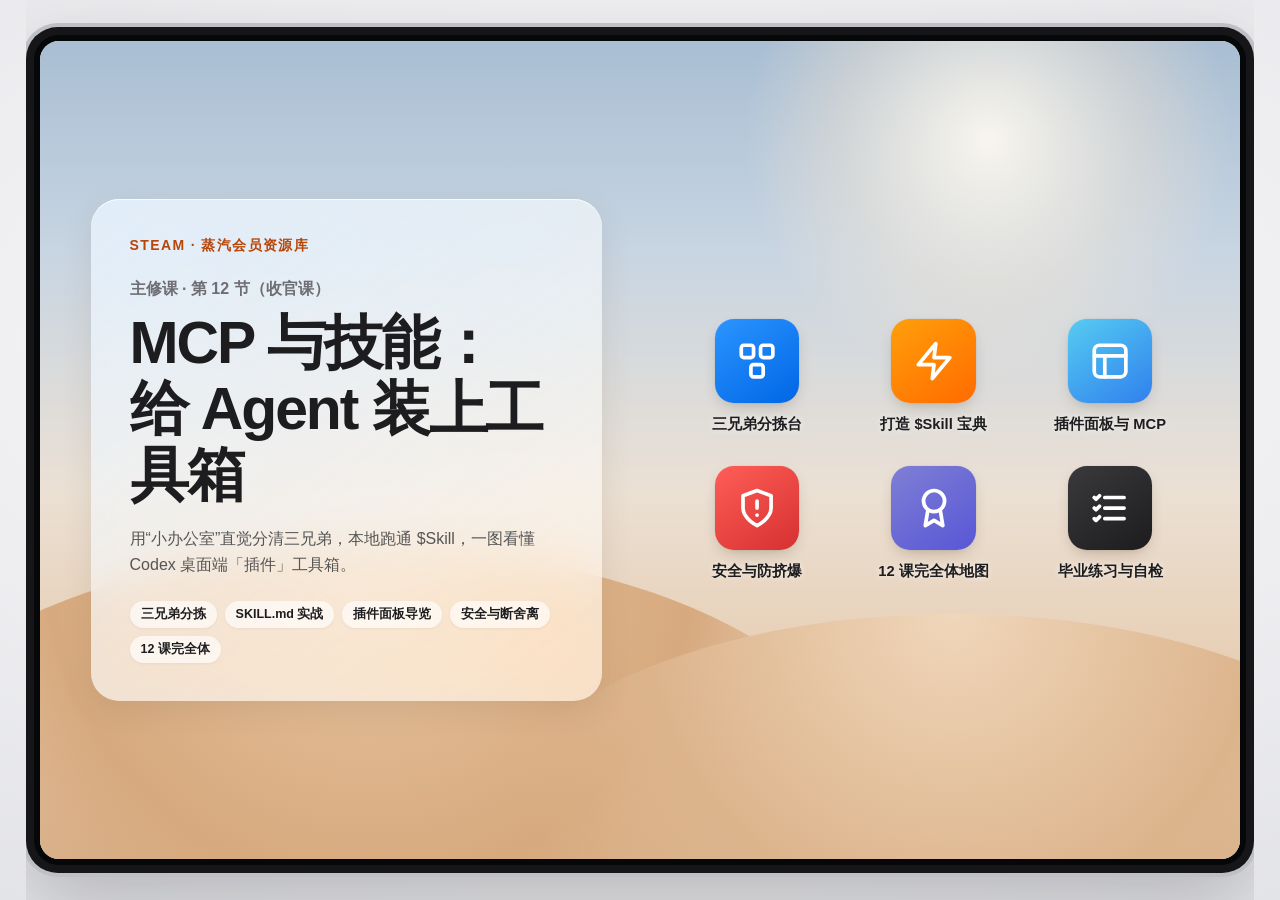
<file: lessons/12/第12节-MCP与技能-给Agent装上工具箱.html>
<!doctype html>
<html lang="zh-CN">
<head>
<meta charset="utf-8">
<meta name="viewport" content="width=device-width,initial-scale=1">
<title>第 12 节 · 蒸汽会员资源库</title>
<style>
:root{
  --bg:#ececef;--ink:#1d1d1f;--ink2:#6e6e73;--ink3:#8e8e93;--line:rgba(0,0,0,.08);
  --accent:#f26b1d;--accent2:#0a84ff;--ok:#1f9d55;--warn:#c27c0e;--danger:#ff3b30;
  --font:-apple-system,BlinkMacSystemFont,"SF Pro Display","PingFang SC","Microsoft YaHei","Segoe UI",sans-serif;
  --mono:ui-monospace,SFMono-Regular,Consolas,"Courier New",monospace;
  --ease:cubic-bezier(.22,1,.36,1);
  --spring:cubic-bezier(.34,1.56,.64,1);
}
*{box-sizing:border-box}
html,body{height:100%;margin:0;overflow:hidden;background:radial-gradient(120% 90% at 50% 38%,#fbfbfc 0%,#eeeef1 48%,#dcdde2 100%);color:var(--ink);font-family:var(--font);-webkit-font-smoothing:antialiased;display:grid;place-items:center}
button{font:inherit;color:inherit}
svg{display:block}
[hidden]{display:none!important}

/* ============ 课程舞台框架 ============ */
.lesson{width:min(1320px,96vw);height:min(850px,94dvh);position:relative;border-radius:32px;background:#161618;padding:8px;box-shadow:0 0 0 4px #bfc0c5,0 30px 80px #3334;overflow:hidden}
.screen{position:relative;width:100%;height:100%;overflow:hidden;border-radius:25px;background:#e9e3da;isolation:isolate;border:6px solid #060708}
.wall{position:absolute;inset:0;z-index:0;background:linear-gradient(180deg,#a9bed3 0%,#c8d5e2 26%,#ebe0d4 55%,#e7cdb2 78%,#d9b48f 100%)}
.wall i{position:absolute;border-radius:50%;animation:drift 22s ease-in-out infinite alternate;pointer-events:none}
.wall i:nth-child(1){width:85%;height:65%;left:-15%;top:62%;background:radial-gradient(ellipse at 50% 0%,#e8c7a3 0%,#d7a97e 45%,transparent 70%)}
.wall i:nth-child(2){width:80%;height:58%;left:36%;top:70%;background:radial-gradient(ellipse at 50% 0%,#f0d6ba 0%,#dcb48c 45%,transparent 70%);animation-duration:27s}
.wall i:nth-child(3){width:46%;height:60%;left:56%;top:-18%;background:radial-gradient(circle,rgba(255,250,240,.9),rgba(255,235,210,.35) 40%,transparent 66%);animation-duration:30s}
@keyframes drift{0%{transform:translate(0,0) scale(1)}50%{transform:translate(3%,-3%) scale(1.06)}100%{transform:translate(-3%,2%) scale(.97)}}

.launcher{position:relative;z-index:2;width:min(100%,1200px);height:100%;margin:auto;display:grid;grid-template-columns:minmax(0,1fr) minmax(0,1fr);align-items:center;justify-items:stretch;column-gap:clamp(26px,6vw,90px);padding:clamp(18px,4vw,72px)}
.wg{position:relative;overflow:hidden;border-radius:28px;border:0;color:var(--ink);
  background:linear-gradient(145deg,rgba(232,242,252,.84),rgba(255,248,238,.68));
  backdrop-filter:blur(24px) saturate(1.7);-webkit-backdrop-filter:blur(24px) saturate(1.7);
  box-shadow:0 10px 30px rgba(90,70,50,.12),inset 0 1px 0 rgba(255,255,255,.75);
  padding:clamp(24px,3vw,46px)}
.wg .wh{color:#b74609;font-size:14px;letter-spacing:.1em;font-weight:700}
.wg .chapter{margin:24px 0 10px;font-weight:600;color:var(--ink2);font-size:16px}
.launcher h1{font-size:clamp(32px,4.6vw,60px);margin:0;line-height:1.12;letter-spacing:-.035em}
.course-summary{margin:18px 0 0;color:#555;line-height:1.65;font-size:16px}
.course-path{display:flex;flex-wrap:wrap;gap:8px;margin-top:22px}
.course-path span{font-size:12.5px;font-weight:600;padding:5px 11px;border-radius:999px;background:#ffffffa6;box-shadow:0 1px 3px rgba(0,0,0,.05)}

.tiles{display:grid;grid-template-columns:repeat(3,1fr);gap:clamp(16px,2.5vw,38px) clamp(10px,1.5vw,22px);text-align:center;align-items:start}
.ico{background:none;border:0;padding:0;display:flex;flex-direction:column;align-items:center;gap:.65em;cursor:pointer;color:var(--ink);font-size:clamp(11px,1.4vw,18px);perspective:22em}
.sq{position:relative;width:4.7em;height:4.7em;border-radius:22.5%;display:grid;place-items:center;
  box-shadow:0 0 0 .5px rgba(0,0,0,.06),0 .35em .9em -.35em rgba(60,40,20,.35);
  transition:transform .4s var(--spring),box-shadow .3s,filter .2s}
.sq svg{width:50%;height:50%;fill:none;stroke:#fff;stroke-width:2.1;stroke-linecap:round;stroke-linejoin:round}
.ico:hover .sq{transform:translateY(-.28em) scale(1.08);box-shadow:0 0 0 .5px rgba(0,0,0,.06),0 1em 1.6em -.6em rgba(60,40,20,.5)}
.ico:active .sq{transform:scale(.92);filter:brightness(.92)}
.lb{font-size:.82em;font-weight:600;color:#1d1d1f;text-shadow:0 0 6px rgba(255,255,255,.7);transition:transform .35s var(--spring)}
.ico:hover .lb{transform:translateY(-.12em)}

/* ============ 弹窗与通用组件 ============ */
dialog.modal-overlay{--glass-strong:rgba(255,255,255,.96);--text:#1d1d1f;--sub:#515154;--orange:#b64b0a;--btn:#ff8c00;
  color:var(--text);position:fixed;inset:0;width:100%;height:100%;max-width:none;max-height:none;margin:0;border:0;padding:24px;
  background:rgba(25,25,28,.36);backdrop-filter:blur(14px);-webkit-backdrop-filter:blur(14px);
  display:flex;align-items:center;justify-content:center;z-index:100}
dialog.modal-overlay:not([open]){display:none}
dialog.modal-overlay::backdrop{background:transparent}
.modal-card{width:min(960px,94vw);max-height:88vh;background:var(--glass-strong);border:1px solid rgba(255,255,255,.9);border-radius:32px;box-shadow:0 32px 64px rgba(0,0,0,.22);padding:34px 40px;overflow-y:auto;overflow-x:hidden;animation:cardPop .28s var(--ease)}
@keyframes cardPop{from{opacity:0;transform:scale(.94) translateY(14px)}to{opacity:1;transform:none}}
.modal-card :is(h2,h3,p,ul,pre){margin:0}
.modal-header{display:flex;align-items:center;justify-content:space-between;gap:20px;margin-bottom:20px;padding-bottom:16px;border-bottom:1px solid rgba(0,0,0,.07)}
.modal-title-wrap{display:flex;align-items:center;gap:14px;flex-wrap:wrap}
.modal-badge{padding:5px 12px;border-radius:8px;font-size:13px;font-weight:700;background:rgba(255,140,0,.14);color:var(--orange);white-space:nowrap}
.modal-title{font-size:24px;font-weight:800;letter-spacing:-.02em}
.close-btn{flex:0 0 auto;width:38px;height:38px;border-radius:50%;border:0;background:rgba(0,0,0,.06);font-size:18px;cursor:pointer;transition:.2s}
.close-btn:hover{background:rgba(0,0,0,.13)}
.lead-box{background:#f5f5f7;border-left:4px solid var(--btn);padding:14px 18px;border-radius:12px;font-size:15.5px;font-weight:600;margin-bottom:18px;line-height:1.55}
.lead-box code,.sub-card code,.q-text code,.warn-strip code,.trio-pill code,.cx-tip code{font-family:var(--mono);background:rgba(255,140,0,.12);color:#b64b0a;padding:1px 6px;border-radius:6px;font-size:.92em}

.grid-3{display:grid;grid-template-columns:repeat(3,1fr);gap:12px;margin-bottom:14px}
.grid-2{display:grid;grid-template-columns:1fr 1fr;gap:16px}
.sub-card{background:#fff;border:1px solid rgba(0,0,0,.07);border-radius:20px;padding:18px 20px;box-shadow:0 6px 18px rgba(0,0,0,.04)}
.sub-card.highlight{border:2px solid var(--btn);background:linear-gradient(#fffaf3,#fff)}
.sub-card h3{font-size:16.5px;margin-bottom:8px;display:flex;align-items:center;gap:6px}
.sub-card p,.sub-card li{font-size:14px;color:var(--sub);line-height:1.6}
.sub-card ul{padding-left:18px;margin-top:6px}

.demo-btn{background:var(--btn);color:#fff;border:0;padding:8px 15px;border-radius:10px;font-size:13.5px;font-weight:700;cursor:pointer;box-shadow:0 4px 12px rgba(255,140,0,.24);transition:.2s}
.demo-btn:hover{filter:brightness(.94);transform:translateY(-1px)}
.demo-btn.ghost{background:#e5e5ea;color:#1d1d1f;box-shadow:none}
.demo-btn.safe{background:#34c759;box-shadow:0 4px 12px rgba(52,199,89,.24)}
.demo-btn.danger{background:#ff3b30;box-shadow:0 4px 12px rgba(255,59,48,.22)}
.demo-btn.blue{background:#0a84ff;box-shadow:0 4px 12px rgba(10,132,255,.22)}
.demo-btn.purple{background:#5856d6;box-shadow:0 4px 12px rgba(88,86,214,.22)}
.demo-btn.sm{padding:6px 11px;font-size:12.5px;border-radius:8px}
.mode-pill{padding:7px 14px;border-radius:999px;border:1.5px solid rgba(0,0,0,.1);background:#fff;font-size:13.5px;font-weight:700;cursor:pointer;transition:.2s}
.mode-pill.on{background:#1d1d1f;color:#fff;border-color:#1d1d1f}

/* 模块 1：三兄弟分拣台（保持原版） */
.trio-pill{background:#f5f5f7;border-radius:16px;padding:14px 16px;border-top:3px solid var(--btn)}
.trio-pill.purple{border-top-color:#5856d6}
.trio-pill.blue{border-top-color:#0a84ff}
.trio-pill b{display:block;font-size:15px;margin-bottom:4px}
.trio-pill .sub-role{display:inline-block;font-size:11.5px;font-weight:700;padding:2px 8px;border-radius:999px;background:#fff;color:var(--ink2);margin-bottom:6px}
.trio-pill span{font-size:13px;color:var(--sub);line-height:1.52;display:block}
.score-bar{display:flex;align-items:center;justify-content:space-between;gap:12px;background:#f5f5f7;padding:11px 16px;border-radius:14px;margin-bottom:12px;font-size:13.5px;font-weight:700;flex-wrap:wrap}
.q-list{display:flex;flex-direction:column;gap:9px}
.q-item{background:#fff;border:1.5px solid rgba(0,0,0,.08);border-radius:15px;padding:12px 15px;transition:.2s}
.q-top{display:flex;align-items:center;justify-content:space-between;gap:12px}
.q-text{font-size:14.2px;font-weight:600;line-height:1.5;flex:1}
.q-btns{display:flex;gap:6px;flex:none;flex-wrap:wrap}
.q-fb{margin-top:8px;padding:8px 12px;border-radius:9px;font-size:13px;line-height:1.5;display:none}
.q-item.right{border-color:#34c759;background:#f4fdf6}
.q-item.right .q-fb{display:block;background:rgba(52,199,89,.12);color:#146c32}
.q-item.wrong{border-color:#ff3b30;background:#fff6f6}
.q-item.wrong .q-fb{display:block;background:rgba(255,59,48,.1);color:#b91c1c}

/* 模块 2：Skill 工坊（保持原版） */
.tree-box{background:#1c1c1e;color:#e5e5ea;border-radius:16px;padding:15px 18px;font-family:var(--mono);font-size:13px;line-height:1.8}
.tree-hi{display:inline-block;background:rgba(255,140,0,.22);color:#ffb347;padding:1px 7px;border-radius:6px;font-weight:700;border:1px solid rgba(255,140,0,.45)}
.tpl-bar{display:flex;align-items:center;justify-content:space-between;gap:10px;margin:14px 0 10px;flex-wrap:wrap}
.code-pre{background:#1c1c1e;color:#f2f2f7;border-radius:16px;padding:15px 18px;font-family:var(--mono);font-size:12.8px;line-height:1.68;white-space:pre-wrap;border:1px solid rgba(255,255,255,.08)}
.run-box{margin-top:12px;background:#f0fdf4;border:1.5px solid #34c759;border-radius:14px;padding:13px 16px;font-size:13.8px;line-height:1.6;color:#14532d;display:none}
.run-box.show{display:block}

/* 模块 3：Codex 桌面端「插件」交互面板复刻 */
.cx-shell{background:#0f0f11;color:#f5f5f7;border-radius:20px;padding:18px 20px;border:1px solid rgba(255,255,255,.1)}
.cx-top{display:flex;align-items:center;justify-content:space-between;gap:12px;margin-bottom:14px;flex-wrap:wrap}
.cx-top h3{font-size:19px;font-weight:700;color:#fff}
.cx-top small{display:block;font-size:12px;color:#8e8e93;margin-top:2px}
.cx-add-group{display:flex;gap:8px;flex-wrap:wrap}
.cx-add-btn{padding:6px 12px;border-radius:9px;border:1px solid rgba(255,255,255,.18);background:#1c1c1f;color:#e5e5ea;font-size:12.5px;font-weight:600;cursor:pointer;transition:.2s}
.cx-add-btn:hover{border-color:#ff9f0a;color:#ffb347}
.cx-add-btn.on{background:#fff;color:#111;border-color:#fff}
.cx-tabs{display:flex;gap:6px;margin-bottom:14px;flex-wrap:wrap;padding-bottom:12px;border-bottom:1px solid rgba(255,255,255,.08)}
.cx-tab{padding:6px 13px;border-radius:9px;border:0;background:transparent;color:#98989d;font-size:13.5px;font-weight:600;cursor:pointer;transition:.2s}
.cx-tab:hover{color:#fff;background:rgba(255,255,255,.06)}
.cx-tab.on{background:#26262a;color:#fff}
.cx-body{background:#18181b;border:1px solid rgba(255,255,255,.08);border-radius:14px;padding:16px 18px;min-height:175px}
.cx-role{display:inline-block;padding:3px 10px;border-radius:999px;font-size:12px;font-weight:700;background:rgba(255,140,0,.18);color:#ffb347;margin-bottom:8px}
.cx-desc{font-size:14.2px;color:#e5e5ea;line-height:1.62;margin-bottom:12px}
.cx-mock-list{display:flex;flex-direction:column;gap:8px}
.cx-row{display:flex;align-items:center;justify-content:space-between;gap:12px;background:#222226;padding:10px 13px;border-radius:11px;font-size:13px}
.cx-row b{color:#fff;display:block;font-size:13.5px}
.cx-row span{color:#98989d;font-size:12px}
.cx-toggle{width:34px;height:20px;border-radius:999px;background:#0a84ff;position:relative;flex:none}
.cx-toggle::after{content:"";position:absolute;top:2px;right:2px;width:16px;height:16px;border-radius:50%;background:#fff}
.cx-toggle.off{background:#3a3a3c}
.cx-toggle.off::after{right:auto;left:2px}
.cx-form{display:grid;grid-template-columns:1fr 1fr;gap:8px;margin-top:6px}
.cx-field{background:#222226;border:1px solid rgba(255,255,255,.1);border-radius:9px;padding:8px 11px;font-size:12.5px}
.cx-field small{display:block;color:#8e8e93;font-size:11px;margin-bottom:2px}
.cx-field code{color:#64d2ff;font-family:var(--mono);font-size:12px}
.cx-tip{margin-top:12px;background:#f5f5f7;border-radius:12px;padding:12px 15px;font-size:13.8px;color:var(--sub);line-height:1.58}

/* 模块 4：安全安检门 + 开关断舍离 */
.safe-card{background:#fff;border:1.5px solid rgba(0,0,0,.08);border-radius:16px;padding:13px 16px;margin-bottom:10px;transition:.2s}
.safe-top{display:flex;align-items:flex-start;justify-content:space-between;gap:14px}
.safe-title{font-size:14.8px;font-weight:700;margin-bottom:4px}
.safe-desc{font-size:13.3px;color:var(--sub);line-height:1.55}
.safe-fb{margin-top:9px;padding:9px 12px;border-radius:10px;font-size:13px;line-height:1.55;display:none}
.safe-card.right{border-color:#34c759;background:#f4fdf6}
.safe-card.right .safe-fb{display:block;background:rgba(52,199,89,.12);color:#146c32}
.safe-card.wrong{border-color:#ff3b30;background:#fff6f6}
.safe-card.wrong .safe-fb{display:block;background:rgba(255,59,48,.1);color:#b91c1c}
.warn-strip{margin-top:12px;background:#fff8eb;border:1.5px solid rgba(255,140,0,.35);border-radius:14px;padding:12px 16px;font-size:13.5px;line-height:1.6;color:#7c3a04}

/* 模块 5：12 课完全体地图 */
.flow-chain{display:grid;grid-template-columns:repeat(5,1fr);gap:10px;margin-bottom:14px}
.flow-node{background:#f5f5f7;border-radius:16px;padding:13px 12px;border-top:3px solid var(--btn)}
.flow-node .tag-l{font-size:11px;font-weight:700;color:var(--orange);background:rgba(255,140,0,.12);padding:2px 7px;border-radius:999px;display:inline-block;margin-bottom:6px}
.flow-node strong{display:block;font-size:14.2px;margin-bottom:4px}
.flow-node span{font-size:12.3px;color:var(--sub);line-height:1.45;display:block}
.combo-panel{background:linear-gradient(135deg,#1d1d1f,#2c2c30);color:#fff;border-radius:18px;padding:16px 20px}
.combo-head{display:flex;align-items:center;justify-content:space-between;gap:12px;flex-wrap:wrap}
.combo-head h3{font-size:16px;color:#ffb347;line-height:1.45}
.combo-steps{margin-top:12px;display:none;grid-template-columns:repeat(3,1fr);gap:10px}
.combo-steps.show{display:grid}
.combo-box{background:rgba(255,255,255,.08);border:1px solid rgba(255,255,255,.12);border-radius:12px;padding:12px;font-size:13px;line-height:1.55;color:#e5e5ea}
.combo-box b{display:block;color:#63e685;margin-bottom:4px;font-size:13.5px}

/* 模块 6：毕业实战与自检 */
.prompt-box{background:#f2f2f7;border:1px dashed #aeaeb2;border-radius:16px;padding:14px 16px;display:flex;align-items:center;justify-content:space-between;gap:14px;margin-bottom:14px}
.prompt-text{font-size:13.6px;font-weight:600;line-height:1.55;white-space:pre-line;user-select:text;flex:1}
.check-item{width:100%;display:flex;align-items:center;gap:12px;padding:13px 16px;background:#fff;border:1px solid rgba(0,0,0,.08);border-radius:14px;margin-bottom:9px;cursor:pointer;font-size:15px;font-weight:600;text-align:left;transition:.2s}
.check-item.checked{background:#f0fdf4;border-color:#34c759;color:#15803d}
.check-box{flex:0 0 auto;width:24px;height:24px;border-radius:7px;border:2px solid #c7c7cc;display:flex;align-items:center;justify-content:center;font-size:14px;color:transparent}
.check-item.checked .check-box{background:#34c759;border-color:#34c759;color:#fff}
.copy-field{position:fixed;opacity:0}

@media(max-width:820px){
  .launcher,.grid-3,.grid-2,.flow-chain,.combo-steps,.cx-form{grid-template-columns:1fr}
  .launcher{gap:22px;overflow:auto}
  .modal-card{padding:22px 18px;border-radius:22px}
  .q-top,.safe-top,.prompt-box{flex-direction:column;align-items:stretch}
}
</style>
</head>
<body>
<main class="lesson">
  <div class="screen">
    <div class="wall"><i></i><i></i><i></i></div>
    <div class="launcher">
      <section class="wg course-widget">
        <div class="wh">STEAM · 蒸汽会员资源库</div>
        <div class="chapter">主修课 · 第 12 节（收官课）</div>
        <h1>MCP 与技能：<br>给 Agent 装上工具箱</h1>
        <p class="course-summary">用“小办公室”直觉分清三兄弟，本地跑通 $Skill，一图看懂 Codex 桌面端「插件」工具箱。</p>
        <div class="course-path">
          <span>三兄弟分拣</span>
          <span>SKILL.md 实战</span>
          <span>插件面板导览</span>
          <span>安全与断舍离</span>
          <span>12 课完全体</span>
        </div>
      </section>

      <section class="tiles" aria-label="本节课程模块">
        <button class="ico" type="button" onclick="openModal('trio')">
          <span class="sq" style="background:linear-gradient(145deg,#2b95ff,#0066e6)">
            <svg viewBox="0 0 24 24"><rect x="3" y="3" width="7" height="7" rx="1.5"/><rect x="14" y="3" width="7" height="7" rx="1.5"/><rect x="8.5" y="14" width="7" height="7" rx="1.5"/></svg>
          </span>
          <span class="lb">三兄弟分拣台</span>
        </button>

        <button class="ico" type="button" onclick="openModal('skill')">
          <span class="sq" style="background:linear-gradient(145deg,#ff9f0a,#ff6b00)">
            <svg viewBox="0 0 24 24"><polygon points="13 2 3 14 12 14 11 22 21 10 12 10 13 2"/></svg>
          </span>
          <span class="lb">打造 $Skill 宝典</span>
        </button>

        <button class="ico" type="button" onclick="openModal('panel')">
          <span class="sq" style="background:linear-gradient(145deg,#56ccf2,#2f80ed)">
            <svg viewBox="0 0 24 24"><rect x="3" y="3" width="18" height="18" rx="3"/><line x1="3" y1="9" x2="21" y2="9"/><line x1="9" y1="21" x2="9" y2="9"/></svg>
          </span>
          <span class="lb">插件面板与 MCP</span>
        </button>

        <button class="ico" type="button" onclick="openModal('safety')">
          <span class="sq" style="background:linear-gradient(145deg,#ff5e57,#d63031)">
            <svg viewBox="0 0 24 24"><path d="M12 22s8-4 8-10V5l-8-3-8 3v7c0 6 8 10 8 10z"/><line x1="12" y1="8" x2="12" y2="12"/><line x1="12" y1="16" x2="12.01" y2="16"/></svg>
          </span>
          <span class="lb">安全与防挤爆</span>
        </button>

        <button class="ico" type="button" onclick="openModal('combo')">
          <span class="sq" style="background:linear-gradient(145deg,#7f7fd5,#5856d6)">
            <svg viewBox="0 0 24 24"><circle cx="12" cy="8" r="6"/><path d="M15.477 12.89 17 22l-5-3-5 3 1.523-9.11"/></svg>
          </span>
          <span class="lb">12 课完全体地图</span>
        </button>

        <button class="ico" type="button" onclick="openModal('practice')">
          <span class="sq" style="background:linear-gradient(145deg,#3a3a3c,#1c1c1e)">
            <svg viewBox="0 0 24 24"><path d="M9 6h11M9 12h11M9 18h11M3 6l1 1 2-2M3 12l1 1 2-2M3 18l1 1 2-2"/></svg>
          </span>
          <span class="lb">毕业练习与自检</span>
        </button>
      </section>
    </div>
  </div>
</main>

<dialog class="modal-overlay" id="modalOverlay" aria-labelledby="modalTitle" onclick="if(event.target===this)closeModal()">
  <div class="modal-card" id="modalContent"></div>
</dialog>

<script>
/* 模块 1 数据：保持不变 */
const trioQuestions = [
  {
    id: 0,
    text: "本项目所有页面必须保持浅色圆角风格，严禁引入外部框架。",
    ans: "agents",
    reason: "属于每次开工抬头必看的“贴墙红线”，放进根目录 AGENTS.md。"
  },
  {
    id: 1,
    text: "让 Codex 直接读取我飞书云文档里手机刚记好的《新作品草稿》。",
    ans: "mcp",
    reason: "需要把手伸出本地文件夹去连接飞书，必须靠 MCP 扩展坞。"
  },
  {
    id: 2,
    text: "每次发布网页前，按固定 4 步清单核查排版、交互、错别字并输出三栏体检表。",
    ans: "skill",
    reason: "这是按需触发的多步专项套路，收在抽屉里做成 SKILL.md，用 $技能名 一键抽出。"
  },
  {
    id: 3,
    text: "让 Codex 查询高德地图的真实路线与周边地点，生成周末出游攻略页。",
    ans: "mcp",
    reason: "凡是跨出本地文件夹、读取外部软件或实时外部服务，找 MCP 就对了。"
  },
  {
    id: 4,
    text: "每次导出短视频前，按固定顺序核验画幅 1080×1920、字幕安全区和原素材目录。",
    ans: "skill",
    reason: "属于可复用的固定 SOP，做成项目 Skill，平时不占办公桌上下文。"
  }
];

/* 模块 2 数据：保持不变 */
const skillTemplates = {
  web: {
    name: "check-before-ship",
    cmd: "$check-before-ship 检查当前 index.html",
    code: `---
name: check-before-ship
description: 网页上线前 4 步快速体检，输出问题清单
---
# 网页上线前体检流程
1. 检查页面在 390px 手机宽度下是否有按钮换行错位或横向滚动条。
2. 检查所有点击按钮、弹窗关闭和复制功能是否存在报错。
3. 通读页面中文文案，标出错别字或过于生硬的技术术语。
4. 按「🔴 必改 / 🟡 建议 / ✅ 已通过」三栏输出简洁体检报告，暂不擅自改代码。`,
    simOut: `⚡ 已从抽屉抽出技能：.agents/skills/check-before-ship/SKILL.md\n\n📋 网页上线前体检报告：\n• 🔴 必改：手机端（390px）顶部筛选栏第 3 个按钮轻微溢出。\n• 🟡 建议：“DOM 节点渲染异常”建议改为大白话“页面显示异常”。\n• ✅ 已通过：ESC 关闭弹窗、一键复制指令均正常。`
  },
  video: {
    name: "video-export-check",
    cmd: "$video-export-check 核验本次成片配置",
    code: `---
name: video-export-check
description: 动画视频导出 mp4 前的 4 项硬指标核查
---
# 动画出片前核查流程
1. 核对画幅参数是否严格为 1080x1920（9:16 竖屏）与 30fps。
2. 核查字幕底部留白是否 ≥ 180px，避免被短视频平台 UI 遮挡。
3. 检查 assets/raw/ 原始素材是否完好无损。
4. 输出「可导出 / 需先修复」结论，并给出对应的导出命令。`,
    simOut: `⚡ 已从抽屉抽出技能：.agents/skills/video-export-check/SKILL.md\n\n🎬 动画出片前核查结果：\n• ✅ 画幅 1080×1920、30fps 核对通过。\n• ✅ 原始素材目录无改动。\n• 🔴 需先修复：第 3 幕字幕底边距仅 96px，建议上移至 ≥ 180px 后再执行导出。`
  }
};

/* 模块 3 数据：1:1 匹配定稿口播的 Codex 桌面端「插件」面板 */
const codexPanelViews = {
  skill: {
    badge: "技能 = 抽屉里的单本专项宝典",
    desc: "本地写好的或装过的个人技能全在这儿，右侧有独立开关，不用的时候随手就能关掉，平时不占办公桌。",
    body: `
      <div class="cx-mock-list">
        <div class="cx-row"><div><b>口播创作与重构（个人）</b><span>按固定套路深化选题、诊断并重构口播稿</span></div><span class="cx-toggle off"></span></div>
        <div class="cx-row"><div><b>Design Taste Frontend（个人）</b><span>高颜值网页前端专属设计规范技能</span></div><span class="cx-toggle"></span></div>
        <div class="cx-row"><div><b>check-before-ship（项目）</b><span>你刚亲手写好的网页上线前 4 步体检宝典</span></div><span class="cx-toggle"></span></div>
      </div>`,
    tip: "💡 <strong>讲师提示：</strong>按口播顺序，可以先点「技能」→「MCP」→「应用」→「插件」→「市场」，再点右上角两个「添加」按钮！"
  },
  mcp: {
    badge: "MCP = 外接扩展坞",
    desc: "用来把 Codex 连到外部软件（如云文档、地图或数据服务）。这里统一查看自己接的服务器和插件附带的 MCP。",
    body: `
      <div class="cx-mock-list">
        <div class="cx-row"><div><b>服务器（如自定义外部工具 / node_repl）</b><span>通过右上角「添加 MCP 服务器」接进来的扩展坞</span></div><span class="cx-toggle"></span></div>
        <div class="cx-row"><div><b>来自插件（codex_apps）</b><span>由已开启的插件自动挂载，无需手动维护</span></div><span class="cx-toggle"></span></div>
      </div>`,
    tip: "💡 <strong>核对方法：</strong>连好后进 Codex 对话敲 <code>/mcp</code> 看到绿灯，先拿测试内容做一次<strong>只读查询</strong>确认没问题。"
  },
  app: {
    badge: "应用 = 官方直连的“成品快捷开关”",
    desc: "像 GitHub、Gmail、Google Drive 这些国外常用软件，官方已经做好了直连，不用自己填配置，拨一下开关登录授权就能用。",
    body: `
      <div class="cx-mock-list">
        <div class="cx-row"><div><b>GitHub</b><span>官方直连仓库、Issue 与 PR，拨开关授权即用</span></div><span class="cx-toggle"></span></div>
        <div class="cx-row"><div><b>Gmail / Google Drive</b><span>直接查找邮件、云盘文档、表格与幻灯片</span></div><span class="cx-toggle"></span></div>
      </div>`,
    tip: "💡 <strong>省事原则：</strong>官方「应用」列表里有的软件，直接拨开关授权最省心，完全不用自己手搓配置！"
  },
  plugin: {
    badge: "插件 = 打包好的“全套工具礼盒”",
    desc: "把某一个完整场景需要的「技能 + MCP + 应用」打包到一起，开一个开关整套能力全配齐。",
    body: `
      <div class="cx-mock-list">
        <div class="cx-row"><div><b>GitHub / Gmail / Google Drive</b><span>开箱即用的完整场景套件，一键开关</span></div><span class="cx-toggle"></span></div>
        <div class="cx-row"><div><b>Ponytail（来自市场）</b><span>从第三方市场安装的整套效率增强插件包</span></div><span class="cx-toggle"></span></div>
      </div>`,
    tip: "💡 <strong>一句话区分：</strong>「技能」是单本宝典，「插件」是把宝典和外接工具打包好的全套礼盒。"
  },
  market: {
    badge: "市场 = 插件的“进货渠道”（第三方应用商店）",
    desc: "订阅 GitHub 大神或团队维护的插件合集。接进来后就能点「浏览目录」一键安装，作者发新版时点一下「升级」自动更新。",
    body: `
      <div class="cx-mock-list">
        <div class="cx-row"><div><b>Ponytail（1 个插件）</b><span>已订阅的插件市场，告别手动下载复制文件夹</span></div><span style="padding:4px 10px;border-radius:8px;background:#2c2c30;color:#fff;font-size:12px;font-weight:600">升级</span></div>
      </div>`,
    tip: "💡 <strong>优势：</strong>以前装别人分享的插件要手动拷文件夹，接上市场后逛目录一键装、新版一键点「升级」。"
  },
  addMcp: {
    badge: "添加 → 添加 MCP 服务器（能用现成绝不手搓）",
    desc: "重日常使用、轻开发的同学，不需要像程序员那样去开放平台建应用、配回调！只有对方给了现成链接或命令时才来这里填——实在看不懂，把官方文档直接发给 Codex 让它自己帮你配！",
    body: `
      <div class="cx-form">
        <div class="cx-field"><small>名称</small><code>my-mcp（好记即可）</code></div>
        <div class="cx-field"><small>类型（核心二选一）</small><code>流式 HTTP（远程网址） ｜ STDIO（本地命令）</code></div>
        <div class="cx-field"><small>对方给远程网址 → 选「流式 HTTP」</small><code>直接粘贴 https://... 链接保存</code></div>
        <div class="cx-field"><small>对方给命令行 → 选「STDIO」</small><code>按文档填入启动命令、参数与环境变量</code></div>
      </div>`,
    tip: "💡 <strong>新手偷懒绝技：</strong>以后真遇到想接的官方 MCP，直接把它的官方文档发给 Codex，让它帮你配完再敲 <code>/mcp</code> 验收！"
  },
  addMarket: {
    badge: "添加 → 添加插件市场（一键接入外部货架）",
    desc: "看到 GitHub 开源大神或团队分享一整套好用插件包时，直接填仓库名、Git 地址或本地目录，马上变成你的专属应用商店。",
    body: `
      <div class="cx-form">
        <div class="cx-field" style="grid-column:1/-1"><small>来源（GitHub 仓库 / Git URL / 本地文件夹）</small><code>openai/plugins 或 git@github.com:org/repo.git</code></div>
        <div class="cx-field"><small>Git 引用（默认不动即可）</small><code>主分支</code></div>
        <div class="cx-field"><small>稀疏路径（插件在子目录时按说明填）</small><code>plugins/codex</code></div>
      </div>`,
    tip: "💡 <strong>下一步：</strong>点「添加市场」→ 回到右上角点「浏览目录」一键安装，作者更新时在「市场」页签点「升级」即可。"
  }
};

/* 模块 4 数据：已对齐桌面端安全与开关管理 */
const safetyCases = [
  {
    id: 0,
    title: "请求 A：开启 Codex 官方「应用」或知名开源市场插件，先拿测试文档做只读查询",
    desc: "来源：官方内置列表或可信开源仓库｜动作：只读测试内容，不修改任何正式资料。",
    allow: true,
    reason: "官方信任源 + 隔离测试内容 + 只读试水，最教科书级的安全起手式！"
  },
  {
    id: 1,
    title: "请求 B：连接云盘或在线文档工具时，图省事把整个正式工作区的“删除与覆盖权限”一口气全勾上",
    desc: "来源：外部云端服务｜权限：可读写并永久删除工作区所有正式合同、文档与资料。",
    allow: false,
    reason: "必须拒绝！违背“最小权限原则”——一旦提示词理解偏差，AI 误删正式资料将无法挽回。"
  },
  {
    id: 2,
    title: "请求 C：陌生群里发来的野路子链接或不明插件市场，还要求把账号 Cookie/密码填进配置",
    desc: "来源：无官方文档的陌生地址或神秘压缩包，要求交出登录凭证。",
    allow: false,
    reason: "果断拉黑！绝不添加来路不明的插件市场或 MCP，更绝对不能把账号 Cookie、密码交给陌生工具。"
  }
];

let trioState = {};
let activeSkill = 'web';
let activePanel = 'skill';
let safeState = {};

const modalData = {
  trio: {
    badge: "01 · 延续小办公室宇宙",
    title: "三兄弟分拣台：墙上红线 vs 抽屉宝典 vs 外接手脚",
    html: `
      <div class="lead-box">想象 Codex 是坐在你“项目文件夹”小办公室里的全能助理：<strong>第 10 课管办公桌（上下文），第 11 课贴墙上红线，今天装抽屉宝典和外接手脚！</strong></div>
      <div class="grid-3">
        <div class="trio-pill"><span class="sub-role">管“守什么规矩”</span><b>📌 AGENTS.md（墙上红线）</b><span>每次开工抬头必看的全项目底线（风格、禁区、预览命令），必须短。</span></div>
        <div class="trio-pill purple"><span class="sub-role">管“按什么套路做”</span><b>⚡ Skill（抽屉宝典）</b><span>固定多步 SOP，平时收在抽屉不占办公桌，喊 <code>$技能名</code> 才抽出照做。</span></div>
        <div class="trio-pill blue"><span class="sub-role">管“能连上谁”</span><b>🔌 MCP（万能扩展坞）</b><span>帮助理长出伸出文件夹的手，直接连飞书云文档、多维表格、高德地图。</span></div>
      </div>
      <div class="score-bar">
        <span id="trioProgress">已分拣：0 / 5 题</span>
        <span id="trioScore" style="color:var(--orange)">点击每题右侧归类，看你是否彻底分清</span>
        <button type="button" class="demo-btn ghost sm" onclick="resetTrio()">重置</button>
      </div>
      <div class="q-list" id="trioList"></div>
    `
  },
  skill: {
    badge: "02 · 100% 本地跑通",
    title: "打造你的第一个 $Skill：把拿手套路装进抽屉",
    html: `
      <div class="lead-box">零网络门槛！在项目里放一份 <code>.agents/skills/技能名/SKILL.md</code>，以后敲 <code>$技能名</code> 就能一键抽出整套多步流程。</div>
      <div class="grid-2">
        <div class="tree-box">
          📁 my-project/<br>
          ├── 📄 AGENTS.md <span style="color:#8e8e93">(墙上红线)</span><br>
          ├── 📁 .agents/<br>
          │   └── 📁 skills/<br>
          │       └── 📁 <span id="treeSkillDir">check-before-ship</span>/<br>
          │           └── <span class="tree-hi">📄 SKILL.md</span><br>
          └── 📄 index.html
        </div>
        <div class="sub-card highlight">
          <h3>✨ 好宝典的 3 块骨架</h3>
          <ul>
            <li><strong>顶部名片</strong>：写清 <code>name</code> 和 <code>description</code>（什么时候该抽出它）。</li>
            <li><strong>固定步骤</strong>：用 1、2、3 写死顺序，防止 Codex 偷懒漏步。</li>
            <li><strong>输出格式</strong>：规定交什么报告、先汇报还是直接改代码。</li>
          </ul>
        </div>
      </div>
      <div class="tpl-bar">
        <div style="display:flex;gap:8px;flex-wrap:wrap">
          <button type="button" class="mode-pill on" id="tabSkWeb" onclick="switchSkill('web')">🗂️ 网页上线体检技能</button>
          <button type="button" class="mode-pill" id="tabSkVid" onclick="switchSkill('video')">🎬 视频出片核查技能</button>
        </div>
        <div style="display:flex;gap:8px;flex-wrap:wrap">
          <button type="button" class="demo-btn safe sm" onclick="simRunSkill()">▶ 模拟输入 $技能名 触发</button>
          <button type="button" class="demo-btn sm" id="copySkBtn" onclick="copyById('skillCode','copySkBtn','复制 SKILL.md')">复制 SKILL.md</button>
        </div>
      </div>
      <pre class="code-pre" id="skillCode"></pre>
      <div class="run-box" id="skillRunBox"></div>
    `
  },
  panel: {
    badge: "03 · Codex 桌面端工具箱全景",
    title: "十秒分清 5 大页签 + 新手用 MCP / 插件市场最省事姿势",
    html: `
      <div class="lead-box">点下方深色面板里的 <strong>5 个标签</strong> 和右上角 <strong>2 个添加入口</strong>，记住原则：<strong>重日常使用、轻开发，能用现成的绝不手搓！</strong></div>
      <div class="cx-shell">
        <div class="cx-top">
          <div><h3>插件</h3><small>管理插件、技能和 MCP</small></div>
          <div class="cx-add-group">
            <button type="button" class="cx-add-btn" id="btnAddMcp" onclick="renderPanel('addMcp')">+ 添加 MCP 服务器</button>
            <button type="button" class="cx-add-btn" id="btnAddMarket" onclick="renderPanel('addMarket')">+ 添加插件市场</button>
          </div>
        </div>
        <div class="cx-tabs">
          <button type="button" class="cx-tab" id="tab_plugin" onclick="renderPanel('plugin')">插件</button>
          <button type="button" class="cx-tab" id="tab_app" onclick="renderPanel('app')">应用</button>
          <button type="button" class="cx-tab" id="tab_mcp" onclick="renderPanel('mcp')">MCP</button>
          <button type="button" class="cx-tab" id="tab_skill" onclick="renderPanel('skill')">技能</button>
          <button type="button" class="cx-tab" id="tab_market" onclick="renderPanel('market')">市场</button>
        </div>
        <div class="cx-body" id="cxBody"></div>
      </div>
      <div class="cx-tip" id="cxTip"></div>
    `
  },
  safety: {
    badge: "04 · 安全与防挤爆",
    title: "安全授权安检门 + 蓝色开关断舍离",
    html: `
      <div class="lead-box">装工具箱守住三条保命铁律：<strong>只接信任源 + 最小权限先只读 + 不用的开关随手拨关</strong>。来把关下面 3 个场景：</div>
      <div id="safeList"></div>
      <div class="warn-strip">
        <strong>💡 呼应第 10 课（防办公桌挤爆）：</strong>每多开一个插件、技能或 MCP，它的工具说明就会多占一块上下文空间！平时在「插件」「应用」「MCP」「技能」页签里，把暂时不用的蓝色开关随手拨关，只保留当前正在用的几个。
      </div>
    `
  },
  combo: {
    badge: "05 · 主修课收官总图",
    title: "12 课完全体：从“抽盲盒闲聊”进化为“导演级工作流”",
    html: `
      <div class="lead-box">恭喜走到第 12 课！下面这张路线图，把你 12 节课学过的所有本事拼成了完整闭环：</div>
      <div class="flow-chain">
        <div class="flow-node"><span class="tag-l">第 1～8 课</span><strong>打牢底座</strong><span>说清需求、改错回退、Git 存档、发布上线与作品集。</span></div>
        <div class="flow-node"><span class="tag-l">第 9 课</span><strong>/plan 定图纸</strong><span>复杂任务先探索再列计划，砍掉过度设计再动手。</span></div>
        <div class="flow-node"><span class="tag-l">第 10 课</span><strong>控办公桌</strong><span>@ 点名文件、换事开新对话、长聊 /compact 防失忆。</span></div>
        <div class="flow-node"><span class="tag-l">第 11 课</span><strong>贴墙上红线</strong><span>15 行 AGENTS.md 写死规矩，新对话自带岗位记忆。</span></div>
        <div class="flow-node"><span class="tag-l">第 12 课</span><strong>抽屉 + 工具箱</strong><span>$Skill 封专项绝活，应用 / 市场 / MCP 按需扩容。</span></div>
      </div>
      <div class="combo-panel">
        <div class="combo-head">
          <div>
            <h3>🚀 1+1+1 &gt; 3：看一句 $Skill 如何调动完全体工作流</h3>
          </div>
          <button type="button" class="demo-btn" id="comboBtn" onclick="toggleCombo()">▶ 展开三者联动过程</button>
        </div>
        <div class="combo-steps" id="comboSteps">
          <div class="combo-box"><b>1. 先看墙上（AGENTS.md）</b>自动守住项目红线：保持浅色圆角单文件风格、暖橙强调色，不乱动已有素材。</div>
          <div class="combo-box"><b>2. 抽出宝典（$Skill）</b>按 SKILL.md 固定步骤一步不漏地完成体检、排版或汇总，输出格式高度稳定。</div>
          <div class="combo-box"><b>3. 伸手取数（应用 / MCP）</b>需要外部资料或能力时，自动调用已开启的应用或 MCP，彻底告别手动搬运！</div>
        </div>
      </div>
    `
  },
  practice: {
    badge: "06 · 毕业实战与自检",
    title: "第 12 课动手练习与主修课毕业自检清单",
    html: `
      <div class="lead-box"><strong>必做</strong>：建一份本地 <code>SKILL.md</code> 并用 <code>$技能名</code> 跑通；<strong>轻体验</strong>：打开 Codex 桌面端「插件」页逛遍 5 个标签，把不用的开关随手拨关给办公桌减负。</div>
      <div class="prompt-box">
        <div class="prompt-text" id="promptGrad">请在当前项目创建 .agents/skills/check-before-ship/SKILL.md，内容为“上线前 4 步体检流程”（查手机端排版、查按钮交互、查文案错别字、按三栏输出报告且暂不改代码）。创建完后，告诉我如何用 $check-before-ship 调用它。</div>
        <button type="button" class="demo-btn" id="copyGrad" onclick="copyById('promptGrad','copyGrad','复制必做指令')">复制必做指令</button>
      </div>
      <h3 style="font-size:16px;margin-bottom:10px">📋 主修课毕业自检清单（点击打勾）：</h3>
      <button class="check-item" type="button" aria-pressed="false" onclick="toggleCheck(this)"><span class="check-box" aria-hidden="true">✓</span><span>我能分清 AGENTS.md、Skill 和 MCP，也看懂了 Codex「插件」页的 5 个标签</span></button>
      <button class="check-item" type="button" aria-pressed="false" onclick="toggleCheck(this)"><span class="check-box" aria-hidden="true">✓</span><span>我写过一份自己的 SKILL.md，并用 $技能名 实际调用跑通过</span></button>
      <button class="check-item" type="button" aria-pressed="false" onclick="toggleCheck(this)"><span class="check-box" aria-hidden="true">✓</span><span>我知道接入外部工具与插件市场要认准信任源、先只读试水，且不用的开关要随手关掉</span></button>
    `
  }
};

const keys = Object.keys(modalData);
const overlay = document.getElementById('modalOverlay');
const content = document.getElementById('modalContent');

function openModal(key) {
  const data = modalData[key];
  if (!data) return;
  content.innerHTML =
    '<div class="modal-header"><div class="modal-title-wrap"><span class="modal-badge">' +
    data.badge + '</span><h2 class="modal-title" id="modalTitle">' + data.title +
    '</h2></div><button class="close-btn" type="button" onclick="closeModal()" aria-label="关闭">✕</button></div>' +
    data.html;
  if (key === 'trio') renderTrio();
  if (key === 'skill') switchSkill(activeSkill);
  if (key === 'panel') renderPanel(activePanel);
  if (key === 'safety') renderSafe();
  if (!overlay.open) overlay.showModal();
  content.scrollTop = 0;
  content.querySelector('.close-btn').focus();
}

function closeModal() {
  overlay.close();
}

/* 模块 1：三兄弟分拣 */
function renderTrio() {
  const list = document.getElementById('trioList');
  if (!list) return;
  let done = 0, right = 0;
  list.innerHTML = trioQuestions.map(q => {
    const pick = trioState[q.id];
    let cls = 'q-item', fb = '';
    if (pick) {
      done++;
      const ok = pick === q.ans;
      if (ok) right++;
      cls += ok ? ' right' : ' wrong';
      fb = (ok ? '✅ 分拣正确！' : '❌ 选偏啦！') + q.reason;
    }
    return `
      <div class="${cls}">
        <div class="q-top">
          <div class="q-text">${q.id + 1}. ${q.text}</div>
          <div class="q-btns">
            <button type="button" class="demo-btn sm" onclick="pickTrio(${q.id},'agents')">AGENTS.md</button>
            <button type="button" class="demo-btn purple sm" onclick="pickTrio(${q.id},'skill')">Skill</button>
            <button type="button" class="demo-btn blue sm" onclick="pickTrio(${q.id},'mcp')">MCP</button>
          </div>
        </div>
        <div class="q-fb">${fb}</div>
      </div>
    `;
  }).join('');
  document.getElementById('trioProgress').textContent = '已分拣：' + done + ' / ' + trioQuestions.length + ' 题';
  const sc = document.getElementById('trioScore');
  if (done === trioQuestions.length) {
    sc.textContent = '🎉 全部分拣完成：答对 ' + right + ' / 5 题，三兄弟分工彻底通透！';
    sc.style.color = '#15803d';
  } else if (done > 0) {
    sc.textContent = '当前答对：' + right + ' / ' + done + ' 题';
    sc.style.color = '#b64b0a';
  } else {
    sc.textContent = '点击每题右侧归类，看你是否彻底分清';
    sc.style.color = '#b64b0a';
  }
}
function pickTrio(id, val) { trioState[id] = val; renderTrio(); }
function resetTrio() { trioState = {}; renderTrio(); }

/* 模块 2：Skill 工坊 */
function switchSkill(key) {
  activeSkill = key;
  const t = skillTemplates[key];
  const code = document.getElementById('skillCode');
  const dir = document.getElementById('treeSkillDir');
  const box = document.getElementById('skillRunBox');
  if (!code) return;
  document.getElementById('tabSkWeb').classList.toggle('on', key === 'web');
  document.getElementById('tabSkVid').classList.toggle('on', key === 'video');
  dir.textContent = t.name;
  code.textContent = t.code;
  box.classList.remove('show');
  box.textContent = '';
}
function simRunSkill() {
  const t = skillTemplates[activeSkill];
  const box = document.getElementById('skillRunBox');
  if (!box) return;
  box.style.whiteSpace = 'pre-line';
  box.textContent = '💬 你在 Codex 输入：' + t.cmd + '\n\n' + t.simOut;
  box.classList.add('show');
}

/* 模块 3：Codex 桌面端插件面板导览 */
function renderPanel(view) {
  activePanel = view;
  const data = codexPanelViews[view];
  const body = document.getElementById('cxBody');
  const tip = document.getElementById('cxTip');
  if (!data || !body) return;
  ['plugin','app','mcp','skill','market'].forEach(k => {
    const el = document.getElementById('tab_' + k);
    if (el) el.classList.toggle('on', view === k);
  });
  document.getElementById('btnAddMcp')?.classList.toggle('on', view === 'addMcp');
  document.getElementById('btnAddMarket')?.classList.toggle('on', view === 'addMarket');
  body.innerHTML = `<span class="cx-role">${data.badge}</span><div class="cx-desc">${data.desc}</div>${data.body}`;
  tip.innerHTML = data.tip;
}

/* 模块 4：安全安检门 */
function renderSafe() {
  const box = document.getElementById('safeList');
  if (!box) return;
  box.innerHTML = safetyCases.map(c => {
    const pick = safeState[c.id];
    let cls = 'safe-card', fb = '';
    if (pick !== undefined) {
      const ok = (pick === 'allow') === c.allow;
      cls += ok ? ' right' : ' wrong';
      fb = (ok ? '✅ 安检把关准确！' : '🚨 危险！判断反了！') + c.reason;
    }
    return `
      <div class="${cls}">
        <div class="safe-top">
          <div>
            <div class="safe-title">${c.title}</div>
            <div class="safe-desc">${c.desc}</div>
          </div>
          <div style="display:flex;gap:8px;flex:none">
            <button type="button" class="demo-btn safe sm" onclick="pickSafe(${c.id},'allow')">✅ 放行授权</button>
            <button type="button" class="demo-btn danger sm" onclick="pickSafe(${c.id},'deny')">🛑 拒绝拦截</button>
          </div>
        </div>
        <div class="safe-fb">${fb}</div>
      </div>
    `;
  }).join('');
}
function pickSafe(id, val) { safeState[id] = val; renderSafe(); }

/* 模块 5：三者联动展开 */
function toggleCombo() {
  const el = document.getElementById('comboSteps');
  const btn = document.getElementById('comboBtn');
  if (!el || !btn) return;
  const shown = el.classList.toggle('show');
  btn.textContent = shown ? '收起联动过程' : '▶ 展开三者联动过程';
}

/* 通用辅助 */
function toggleCheck(btn) {
  btn.setAttribute('aria-pressed', btn.classList.toggle('checked'));
}
function copyById(elId, btnId, label) {
  const el = document.getElementById(elId);
  const btn = document.getElementById(btnId);
  if (!el || !btn) return;
  const text = el.textContent.trim();
  let copied = false;
  (async () => {
    try {
      await navigator.clipboard.writeText(text);
      copied = true;
    } catch {
      const field = document.createElement('textarea');
      field.value = text;
      field.className = 'copy-field';
      content.append(field);
      field.select();
      try { copied = document.execCommand('copy'); } catch {}
      field.remove();
    }
    btn.textContent = copied ? '已复制 ✓' : '请手动复制';
    btn.style.background = copied ? '#34c759' : '#ff8c00';
    setTimeout(() => {
      if (btn.isConnected) {
        btn.textContent = label;
        btn.style.background = '';
      }
    }, 1800);
  })();
}

document.addEventListener('keydown', event => {
  if (!event.ctrlKey && !event.metaKey && !event.altKey && /^[1-6]$/.test(event.key)) {
    openModal(keys[Number(event.key) - 1]);
  }
});
</script>
</body>
</html>
</file>
<file: assets/style.css>
/* =====================================================================
   蒸汽会员专属资源库 · 折叠屏手机界面（浅色版）
   配色与质感参考折叠屏展开视频：浅灰舞台、银色钛金属中框、细黑边框、
   浅色沙丘壁纸、白色毛玻璃小组件
   ===================================================================== */
:root{
  --bg:#ececef;--ink:#1d1d1f;--ink2:#6e6e73;--ink3:#8e8e93;--line:rgba(0,0,0,.08);
  --card:#fff;--card-h:#fff;--accent:#f26b1d;--accent2:#0a84ff;
  --ok:#1f9d55;--warn:#c27c0e;--plan:#6e6e73;--radius:18px;
  --font:-apple-system,BlinkMacSystemFont,"SF Pro Display","PingFang SC","Microsoft YaHei","Segoe UI",sans-serif;
  --mono:ui-monospace,SFMono-Regular,Consolas,"Courier New",monospace;
  --ease:cubic-bezier(.22,1,.36,1);
  --spring:cubic-bezier(.34,1.56,.64,1);
  --unfold:cubic-bezier(.5,0,.15,1);
  --H:720px;--W:1080px;
  --metal:.34em;--bez:.42em;--rO:3.3em;--th:.9em;
}
*{box-sizing:border-box}
html,body{height:100%;margin:0;overflow:hidden;background:var(--bg);color:var(--ink);font-family:var(--font);-webkit-font-smoothing:antialiased;-webkit-tap-highlight-color:transparent}
button{font:inherit;color:inherit}
a{color:var(--accent2)}
svg{display:block}
.preload *,.preload *::before,.preload *::after{transition:none!important}

/* ============ 舞台背景：明亮摄影棚 ============ */
.bg{position:fixed;inset:0;overflow:hidden;z-index:0;background:radial-gradient(120% 90% at 50% 38%,#fbfbfc 0%,#eeeef1 48%,#dcdde2 100%)}
.steam{position:absolute;inset:-10%}
.steam i{position:absolute;bottom:-25%;border-radius:50%;opacity:.35;animation:rise 26s linear infinite;will-change:transform}
.steam i:nth-child(1){left:-5%;width:44vw;height:44vw;background:radial-gradient(circle,#ffd7bd,transparent 65%)}
.steam i:nth-child(2){left:30%;width:40vw;height:40vw;background:radial-gradient(circle,#cfe3f7,transparent 65%);animation-duration:31s;animation-delay:-9s}
.steam i:nth-child(3){left:62%;width:42vw;height:42vw;background:radial-gradient(circle,#ffe6cf,transparent 65%);animation-duration:28s;animation-delay:-16s}
.steam i:nth-child(4){left:78%;width:34vw;height:34vw;background:radial-gradient(circle,#dbe8f5,transparent 65%);animation-duration:34s;animation-delay:-4s}
.steam i:nth-child(5){left:14%;width:30vw;height:30vw;background:radial-gradient(circle,#fff,transparent 65%);animation-duration:22s;animation-delay:-12s;opacity:.6}
@keyframes rise{0%{transform:translate3d(0,0,0) scale(.8)}50%{transform:translate3d(6vw,-60vh,0) scale(1.15)}100%{transform:translate3d(-4vw,-125vh,0) scale(.9)}}
.stretch{position:absolute;inset:0;display:flex;flex-direction:column;justify-content:center;opacity:.9;mask-image:radial-gradient(ellipse at center,#000 20%,transparent 72%);-webkit-mask-image:radial-gradient(ellipse at center,#000 20%,transparent 72%)}
.stretch .ln{white-space:nowrap;font-weight:800;font-size:clamp(60px,12vw,170px);line-height:.95;color:transparent;-webkit-text-stroke:1.2px rgba(0,0,0,.045);transform-origin:center;transform:scaleX(calc(var(--b,1) + var(--mx,0)*var(--k,.2)));transition:transform .6s var(--ease)}
.stretch .ln span{display:inline-block}
.stretch .ln:nth-child(even) span{animation-direction:reverse;animation-duration:60s}
.stretch .ln:nth-child(3){-webkit-text-stroke-color:rgba(242,107,29,.12)}
@keyframes slide{from{transform:translateX(0)}to{transform:translateX(-50%)}}

/* ============ 舞台与设备 ============ */
.stage{position:fixed;inset:0;z-index:1;display:grid;place-items:center;perspective:2600px;perspective-origin:50% 42%}
.floater{position:relative;transform-style:preserve-3d}
.intro .floater{animation:bob 5s ease-in-out infinite}
@keyframes bob{50%{transform:translateY(-10px)}}
.device{position:relative;width:var(--W);height:var(--H);transform-style:preserve-3d;font-size:calc(var(--H) / 50);transition:transform 1.7s var(--unfold)}
.device.folded{transform:translateX(-25%) rotateX(12deg) rotateY(-26deg) rotateZ(-4deg) scale(.88)}
.device.tilt{transition:transform .9s var(--ease)}
.settled .device,.settled .floater,.settled .half{transform-style:flat}
.settled .front{backface-visibility:visible;-webkit-backface-visibility:visible}
.settled .cover{visibility:hidden}
.settled .app,.settled .spot{transform:none}
.ground{position:absolute;left:6%;right:6%;bottom:-7%;height:9%;border-radius:50%;background:radial-gradient(ellipse at center,rgba(40,40,50,.32),rgba(40,40,50,.08) 55%,transparent 72%);filter:blur(14px);transition:left 1.6s var(--unfold),right 1.6s var(--unfold)}
.intro .ground{left:28%;right:52%}

.half{position:absolute;top:0;width:50%;height:100%;transform-style:preserve-3d}
.half.left{left:0;transform-origin:100% 50%;transition:transform 1.6s var(--unfold)}
.half.right{left:50%}
/* 折叠：左半边翻到右半边正前方（外屏朝向观众），展开时向观众一侧、从右向左翻开 */
.device.folded .half.left{transform:rotateY(180deg) translateZ(calc(-1 * var(--th) - .12em))}

/* 银色钛金属中框（含拉丝纹理与边缘高光） */
/* 机身厚度：正反两面各前后偏移半个厚度，中间用多层金属切片填充（由脚本生成） */
.slab{position:absolute;inset:0;pointer-events:none;backface-visibility:visible}
.left .slab{border-radius:var(--rO) 0 0 var(--rO)}
.right .slab{border-radius:0 var(--rO) var(--rO) 0}
.settled .slab{display:none}
.front{position:absolute;inset:0;backface-visibility:hidden;-webkit-backface-visibility:hidden;transform:translateZ(calc(var(--th) / 2));
  background:
    repeating-linear-gradient(90deg,rgba(255,255,255,.18) 0 1px,rgba(0,0,0,.025) 1px 3px),
    linear-gradient(160deg,#fbfbfc 0%,#d3d6db 18%,#eef0f2 38%,#b9bdc3 62%,#e6e8eb 82%,#a7abb1 100%);
  box-shadow:inset 0 0 0 1px rgba(0,0,0,.18),inset 0 1px 1px rgba(255,255,255,.9),inset 0 -1px 2px rgba(0,0,0,.18)}
.left .front{border-radius:var(--rO) 0 0 var(--rO);padding:var(--metal) 0 var(--metal) var(--metal)}
.right .front{border-radius:0 var(--rO) var(--rO) 0;padding:var(--metal) var(--metal) var(--metal) 0}
/* 侧键 */
.right .front::before{content:"";position:absolute;right:-.26em;top:22%;width:.3em;height:4.2em;border-radius:0 .3em .3em 0;
  background:linear-gradient(90deg,#9ea2a8,#e9ebee 50%,#b6bac0);box-shadow:inset 0 0 0 .5px rgba(0,0,0,.2)}
.right .front::after{content:"";position:absolute;top:-.26em;right:16%;width:5.4em;height:.3em;border-radius:.3em .3em 0 0;
  background:linear-gradient(180deg,#9ea2a8,#e9ebee 50%,#b6bac0);box-shadow:inset 0 0 0 .5px rgba(0,0,0,.2)}
/* 左半机身外侧：外屏（折叠时朝外，显示锁屏） */
.back{position:absolute;inset:0;backface-visibility:hidden;-webkit-backface-visibility:hidden;transform:rotateY(180deg) translateZ(calc(var(--th) / 2))}
.cover{border-radius:0 var(--rO) var(--rO) 0;padding:var(--metal);
  background:
    repeating-linear-gradient(90deg,rgba(255,255,255,.18) 0 1px,rgba(0,0,0,.025) 1px 3px),
    linear-gradient(200deg,#fbfbfc 0%,#d3d6db 18%,#eef0f2 38%,#b9bdc3 62%,#e6e8eb 82%,#a7abb1 100%);
  box-shadow:inset 0 0 0 1px rgba(0,0,0,.18),inset 0 1px 1px rgba(255,255,255,.9),inset 0 -1px 2px rgba(0,0,0,.18)}
/* 外屏侧键（折叠时在右侧可见） */
.cover::before{content:"";position:absolute;right:-.26em;top:22%;width:.3em;height:4.2em;border-radius:0 .3em .3em 0;
  background:linear-gradient(90deg,#9ea2a8,#e9ebee 50%,#b6bac0);box-shadow:inset 0 0 0 .5px rgba(0,0,0,.2)}
.cscreen{position:relative;width:100%;height:100%;overflow:hidden;isolation:isolate;border:var(--bez) solid #060708;
  border-radius:1.1em calc(var(--rO) - var(--metal)) calc(var(--rO) - var(--metal)) 1.1em}
.cover .wall{width:100%;left:0}
/* 翻动时外屏保持点亮，只是轻微变暗、变模糊，像真机一样 */
.cover .off{position:absolute;inset:0;z-index:20;background:#0b0d10;opacity:0;pointer-events:none;transition:opacity .6s ease}
.device:not(.folded) .cover .off{opacity:.18}
.cover .lock,.cover .wall{transition:filter .6s ease}
.device:not(.folded) .cover .lock,.device:not(.folded) .cover .wall{filter:blur(.5em)}
.lockm{display:none}

/* 屏幕：细黑边框 */
.screen{position:relative;width:100%;height:100%;overflow:hidden;background:#e9e3da;isolation:isolate;border:var(--bez) solid #060708}
.left .screen{border-right:0;border-radius:calc(var(--rO) - var(--metal)) 0 0 calc(var(--rO) - var(--metal))}
.right .screen{border-left:0;border-radius:0 calc(var(--rO) - var(--metal)) calc(var(--rO) - var(--metal)) 0}
/* 折痕 */
.left .screen::after,.right .screen::before{content:"";position:absolute;top:0;bottom:0;width:1.6em;z-index:9;pointer-events:none}
.left .screen::after{right:0;background:linear-gradient(90deg,transparent,rgba(0,0,0,.07) 80%,rgba(255,255,255,.25) 96%,rgba(0,0,0,.06))}
.right .screen::before{left:0;background:linear-gradient(270deg,transparent,rgba(0,0,0,.06) 85%,rgba(255,255,255,.2))}
.cam{position:absolute;top:.8em;left:50%;width:.82em;height:.82em;margin-left:-.41em;border-radius:50%;background:radial-gradient(circle at 35% 35%,#2b2f3a 0 18%,#050608 30%);box-shadow:0 0 0 1.5px rgba(0,0,0,.6);z-index:10}

/* 壁纸：浅色天空 + 沙丘（缓慢流动） */
.wall{position:absolute;top:0;height:100%;width:200%;z-index:0;
  background:linear-gradient(180deg,#a9bed3 0%,#c8d5e2 26%,#ebe0d4 55%,#e7cdb2 78%,#d9b48f 100%)}
.left .wall{left:0}
.right .wall{left:-100%}
.wall i{position:absolute;border-radius:50%;animation:drift 22s ease-in-out infinite alternate;will-change:transform}
/* 阅读板块时暂停背景动画，省电省性能 */
.app-open .steam i,.app-open .wall i{animation-play-state:paused}
.wall i:nth-child(1){width:95%;height:70%;left:-20%;top:62%;background:radial-gradient(ellipse at 50% 0%,#e8c7a3 0%,#d7a97e 45%,transparent 70%)}
.wall i:nth-child(2){width:90%;height:62%;left:38%;top:70%;background:radial-gradient(ellipse at 50% 0%,#f0d6ba 0%,#dcb48c 45%,transparent 70%);animation-duration:27s}
.wall i:nth-child(3){width:46%;height:60%;left:56%;top:-18%;background:radial-gradient(circle,rgba(255,250,240,.9),rgba(255,235,210,.35) 40%,transparent 66%);animation-duration:30s}
.wall i:nth-child(4){width:70%;height:40%;left:10%;top:38%;background:radial-gradient(ellipse,rgba(255,255,255,.55),transparent 65%);animation-duration:24s}
@keyframes drift{0%{transform:translate(0,0) scale(1)}50%{transform:translate(3%,-3%) scale(1.06)}100%{transform:translate(-3%,2%) scale(.97)}}

.content{position:absolute;inset:0;z-index:2;display:flex;flex-direction:column;padding:0 1.3em 1.1em;transition:filter 1.4s var(--unfold) .1s,opacity .9s .3s}
.device.folded .left .content{filter:blur(1.4em) saturate(.8)}
.device.folded .right .content{opacity:0;transition:opacity .3s}
.shade{position:absolute;inset:0;z-index:8;pointer-events:none;background:linear-gradient(90deg,rgba(20,20,25,.45),rgba(20,20,25,.12));opacity:0;transition:opacity 1.6s var(--unfold)}
.device.folded .shade{opacity:1}

/* 状态栏 */
.sb{display:flex;justify-content:space-between;align-items:center;height:2.9em;padding:0 .6em;font-size:.95em;font-weight:650;flex:none;color:#fff;text-shadow:0 1px 2px rgba(0,0,0,.15)}
.sb .ic{display:flex;gap:.35em;align-items:center}
.sb svg{width:1.15em;height:1.15em;fill:none;stroke:currentColor;stroke-width:2.2;stroke-linecap:round}
.bat{width:1.75em;height:.88em;border-radius:.28em;border:1.5px solid rgba(255,255,255,.9);position:relative;padding:1.5px}
.bat::after{content:"";position:absolute;right:-.24em;top:30%;width:.13em;height:40%;background:rgba(255,255,255,.9);border-radius:0 2px 2px 0}
.bat b{display:block;height:100%;width:82%;background:#fff;border-radius:1.5px}

/* ============ 锁屏（外屏） ============ */
.lock{position:absolute;inset:0;z-index:12;display:flex;flex-direction:column;align-items:center;padding:4em 1.4em 1.6em;cursor:pointer;color:#fff;
  transition:transform 1s var(--ease),opacity .8s}
.lock.gone{transform:translateY(-105%);opacity:0;pointer-events:none}
.device:not(.folded) .cover .lock{pointer-events:none}
.lock .ld{font-size:1.05em;font-weight:600;text-shadow:0 1px 6px rgba(40,60,90,.25)}
.lock .lt{font-size:6.6em;font-weight:700;letter-spacing:-.035em;line-height:1;margin:.04em 0 .14em;color:#fff;text-shadow:0 2px 18px rgba(40,60,90,.25)}
.lock .ln2{font-size:1.1em;font-weight:700;letter-spacing:.06em;text-shadow:0 1px 6px rgba(40,60,90,.3)}
.lock .ln3{font-size:.78em;letter-spacing:.38em;margin-top:.35em;font-weight:700;color:rgba(255,255,255,.85)}
.notif{margin-top:2.2em;width:100%;padding:.9em 1em;border-radius:1.4em;color:var(--ink);background:rgba(255,255,255,.62);backdrop-filter:blur(22px) saturate(1.6);-webkit-backdrop-filter:blur(22px) saturate(1.6);
  box-shadow:0 .4em 1.4em rgba(80,60,40,.12);display:flex;gap:.8em;align-items:center;text-align:left;animation:notif 1s var(--spring) .5s both}
@keyframes notif{from{opacity:0;transform:translateY(1em) scale(.94)}}
.notif .ni{flex:none;width:2.6em;height:2.6em;border-radius:.75em;display:grid;place-items:center;background:linear-gradient(150deg,#ffa25c,#ff5e3a)}
.notif .ni svg{width:55%;height:55%;fill:none;stroke:#fff;stroke-width:2;stroke-linecap:round}
.notif b{display:block;font-size:.9em}
.notif span{font-size:.8em;color:var(--ink2)}
.unlock{margin-top:auto;display:flex;flex-direction:column;align-items:center;gap:.5em;font-size:.9em;color:rgba(40,30,20,.75);font-weight:600}
.unlock .arr{width:2.7em;height:2.7em;border-radius:50%;display:grid;place-items:center;background:rgba(255,255,255,.55);backdrop-filter:blur(10px);-webkit-backdrop-filter:blur(10px);animation:pulse 1.8s ease-in-out infinite}
.unlock .arr svg{width:50%;height:50%;fill:none;stroke:#3a3a3c;stroke-width:2.4;stroke-linecap:round;stroke-linejoin:round}
@keyframes pulse{0%,100%{box-shadow:0 0 0 0 rgba(255,255,255,.7)}50%{box-shadow:0 0 0 .9em rgba(255,255,255,0)}}

/* ============ 小组件（白色毛玻璃） ============ */
.wgrid{display:grid;grid-template-columns:1fr 1fr;gap:1em;padding:.5em .3em;flex:1;align-content:start;min-height:0}
.wg{position:relative;overflow:hidden;border-radius:1.7em;padding:1.1em 1.25em;text-align:left;cursor:pointer;border:0;color:var(--ink);
  background:rgba(255,255,255,.6);backdrop-filter:blur(24px) saturate(1.7);-webkit-backdrop-filter:blur(24px) saturate(1.7);
  box-shadow:0 .3em 1.2em rgba(90,70,50,.1),inset 0 1px 0 rgba(255,255,255,.7);
  transform:perspective(60em) translateY(var(--ly,0)) scale(var(--ls,1)) rotateX(var(--rx,0deg)) rotateY(var(--ry,0deg));
  transition:transform .45s var(--spring),background .2s,box-shadow .3s}
.wg::after{content:"";position:absolute;inset:0;border-radius:inherit;pointer-events:none;opacity:0;transition:opacity .3s;
  background:radial-gradient(18em circle at var(--gx,50%) var(--gy,50%),rgba(255,255,255,.75),transparent 60%)}
.wg:hover{--ly:-.18em;background:rgba(255,255,255,.72);box-shadow:0 1em 2.2em rgba(90,70,50,.16),inset 0 1px 0 rgba(255,255,255,.7)}
.wg:hover::after{opacity:.55}
.wg:active{--ls:.97}
.w-clock:hover{--ly:-.1em}
.wg .wh{font-size:.78em;letter-spacing:.1em;color:var(--ink2);font-weight:700;display:flex;align-items:center;gap:.4em}
.w-clock{grid-column:span 2;display:flex;align-items:flex-end;justify-content:space-between;gap:1em;padding:1.3em 1.4em;cursor:default}
.w-clock .t{font-size:4.6em;font-weight:700;letter-spacing:-.035em;line-height:.9;font-variant-numeric:tabular-nums}
.w-clock .d{font-size:.95em;color:var(--ink2);margin-top:.5em;font-weight:500}
.w-clock .n{text-align:right;font-size:.9em;font-weight:700;line-height:1.5}
.w-clock .n small{display:block;font-size:.78em;letter-spacing:.3em;color:var(--accent)}
.w-map ol{list-style:none;margin:.7em 0 0;padding:0;display:flex;flex-direction:column;gap:.55em}
.w-map li{display:grid;grid-template-columns:3.8em 1fr;white-space:nowrap;gap:.6em;align-items:center;font-size:.82em;font-weight:600}
.w-map li i{display:block;height:.45em;border-radius:9px;background:rgba(0,0,0,.08);overflow:hidden;position:relative}
.w-map li i::after{content:"";position:absolute;inset:0;width:var(--p);border-radius:inherit;background:linear-gradient(90deg,#ff9a4d,var(--accent));transform-origin:left;animation:bar 1.4s var(--ease) both;animation-delay:var(--dl)}
@keyframes bar{from{transform:scaleX(0)}}
.w-stats .nums{display:grid;grid-template-columns:1fr 1fr;gap:.6em .8em;margin-top:.7em}
.w-stats b{display:block;font-size:2em;font-weight:700;line-height:1;font-variant-numeric:tabular-nums;color:var(--ink)}
.w-stats .stat:nth-child(1) b{color:#f26b1d}.w-stats .stat:nth-child(2) b{color:#0a84ff}.w-stats .stat:nth-child(3) b{color:#30b158}
.w-stats span{font-size:.75em;color:var(--ink2)}
.w-prompt{grid-column:span 2}
.w-prompt .pt{font-size:1.15em;font-weight:700;margin:.45em 0 .2em}
.w-prompt .pd{font-size:.85em;color:var(--ink2);line-height:1.55}
.w-prompt .go{position:absolute;right:1.1em;top:1em;font-size:.78em;padding:.2em .8em;border-radius:999px;background:rgba(10,132,255,.12);color:#0a6fd6;font-weight:600}
.w-mini{display:flex;align-items:center;gap:.85em;padding:.95em 1.1em}
.w-mini .mi{flex:none;width:2.7em;height:2.7em;border-radius:.8em;display:grid;place-items:center;background:linear-gradient(180deg,var(--g1),var(--g2));box-shadow:0 0 0 .5px rgba(0,0,0,.08);box-shadow:inset 0 1px 0 rgba(255,255,255,.35)}
.w-mini .mi svg{width:55%;height:55%;fill:none;stroke:var(--gc,#fff);stroke-width:2;stroke-linecap:round;stroke-linejoin:round}
.w-mini b{display:block;font-size:1em}
.w-mini small{display:block;font-size:.78em;color:var(--ink2)}

/* ============ 图标 ============ */
.spill{display:flex;align-items:center;gap:.55em;margin:.2em .3em 1.1em;padding:.65em 1.1em;border-radius:999px;cursor:pointer;flex:none;border:0;
  background:rgba(255,255,255,.45);color:rgba(30,30,35,.6);font-size:.95em;backdrop-filter:blur(18px) saturate(1.6);-webkit-backdrop-filter:blur(18px) saturate(1.6);box-shadow:inset 0 1px 0 rgba(255,255,255,.6);transition:background .2s}
.spill:hover{background:rgba(255,255,255,.6)}
.spill svg{width:1.1em;height:1.1em;fill:none;stroke:currentColor;stroke-width:2.2;stroke-linecap:round}
.spill kbd{margin-left:auto;font-family:var(--mono);font-size:.8em;border:1px solid rgba(0,0,0,.15);border-radius:.4em;padding:0 .45em}
.igrid{display:grid;grid-template-columns:repeat(4,1fr);gap:1.7em .3em;padding:.2em .1em;align-content:start}
.ico{background:none;border:0;padding:0;display:flex;flex-direction:column;align-items:center;gap:.45em;cursor:pointer;color:var(--ink);min-width:0}
/* iOS 风格图标：系统色、自上而下的轻微渐变、约 22% 圆角，无厚重高光 */
.sq{position:relative;width:4.7em;height:4.7em;border-radius:22.5%;display:grid;place-items:center;
  background:linear-gradient(180deg,var(--g1),var(--g2));
  box-shadow:0 0 0 .5px rgba(0,0,0,.06),0 .35em .9em -.35em rgba(60,40,20,.35);
  transform:translateY(var(--ly,0)) scale(calc(var(--ls,1) * var(--ds,1))) rotateX(var(--rx,0deg)) rotateY(var(--ry,0deg));
  transition:transform .4s var(--spring),box-shadow .3s,filter .2s}
.ico{perspective:22em}
.dock .sq{transform-origin:50% 100%}
/* 悬停扫光 */
.sq::after{content:"";position:absolute;inset:0;border-radius:inherit;pointer-events:none;opacity:0;
  background:linear-gradient(115deg,transparent 32%,rgba(255,255,255,.65) 48%,transparent 64%);background-size:260% 100%;background-position:140% 0}
.ico:hover .sq::after{animation:shine .9s var(--ease)}
@keyframes shine{0%{opacity:1;background-position:140% 0}100%{opacity:1;background-position:-40% 0}}
.sq svg{position:relative;width:54%;height:54%;fill:none;stroke:var(--gc,#fff);stroke-width:2;stroke-linecap:round;stroke-linejoin:round}
.sq .emo{font-size:2em;line-height:1}
.ico:hover .sq{--ly:-.28em;--ls:1.08;box-shadow:0 0 0 .5px rgba(0,0,0,.06),0 1em 1.6em -.6em rgba(60,40,20,.5)}
.ico:active .sq{--ls:.9;filter:brightness(.92)}
.lb{transition:transform .35s var(--spring)}
.ico:hover .lb{transform:translateY(-.12em)}
.ico:focus-visible .sq{outline:2px solid var(--accent2);outline-offset:3px}
.lb{font-size:.8em;font-weight:500;color:#1d1d1f;text-shadow:0 0 6px rgba(255,255,255,.6);white-space:nowrap;overflow:hidden;text-overflow:ellipsis;max-width:100%}
.ico.opening .sq{visibility:hidden}
.dock{margin-top:auto;flex:none;display:flex;justify-content:space-around;align-items:center;padding:.85em .5em;border-radius:2.3em;
  background:rgba(255,255,255,.38);backdrop-filter:blur(26px) saturate(1.8);-webkit-backdrop-filter:blur(26px) saturate(1.8);box-shadow:inset 0 1px 0 rgba(255,255,255,.6),0 .3em 1em rgba(90,60,30,.08)}
.dock .lb{display:none}

/* 入场 */
.ico,.wg,.spill,.dock{opacity:0}
.ready .ico{animation:pop .7s var(--spring) both;animation-delay:calc(var(--i,0) * 32ms + 80ms)}
.ready .wg{animation:wgIn .9s var(--ease) both;animation-delay:calc(var(--i,0) * 90ms)}
.ready .spill,.ready .dock{animation:wgIn .8s var(--ease) both .15s}
/* 展开时左屏内容已在，从模糊变清晰（参考视频） */
.unfolding .left .wg{opacity:1}
.ready .left .wg{animation:none;opacity:1}
.ready .ico.popped,.ready .wg.popped{animation:none;opacity:1}

/* ============ 拖动排序 ============ */
.content{user-select:none;-webkit-user-select:none;-webkit-touch-callout:none}
.ico,.wg{touch-action:manipulation}
.placeholder{opacity:.22!important}
.placeholder .sq,.placeholder.wg{box-shadow:none!important}
body.editing .ico:not(.placeholder) .sq{animation:jiggle .26s ease-in-out infinite alternate}
body.editing .ico:nth-child(even):not(.placeholder) .sq{animation-delay:-.13s}
body.editing .wg:not(.placeholder){animation:jiggleW .32s ease-in-out infinite alternate}
@keyframes jiggle{from{rotate:-2deg}to{rotate:2deg}}
@keyframes jiggleW{from{rotate:-.45deg}to{rotate:.45deg}}
.ghost{position:fixed!important;z-index:1000;margin:0;pointer-events:none;opacity:1!important;animation:none!important;
  transform:scale(1);transition:transform .25s var(--spring),filter .25s,left .3s var(--ease),top .3s var(--ease);will-change:left,top}
.ghost.lift{transform:scale(1.12) rotate(-2deg);filter:drop-shadow(0 22px 26px rgba(40,30,20,.28));transition:transform .25s var(--spring),filter .25s}
.ghost.drop{transform:scale(1);filter:none}
.ghost .lb{opacity:0}
.ghost.wg{color:var(--ink);background:rgba(255,255,255,.85)}
/* 左屏空白处可拖动合上手机 */
.settled:not(.m) #homeL{cursor:grab}
.folding,.folding *{cursor:grabbing!important}
.folding .content{user-select:none}
.hint button{background:none;border:0;padding:0;color:var(--accent2);cursor:pointer;font-size:inherit;letter-spacing:inherit}
.hint button:hover{text-decoration:underline}
.sr-reset{align-self:center;margin:0 0 6px;padding:6px 14px;border-radius:999px;border:0;background:rgba(10,132,255,.1);color:var(--accent2);cursor:pointer;font-size:13px}
@keyframes pop{from{opacity:0;transform:scale(.3) translateY(1em)}to{opacity:1;transform:none}}
@keyframes wgIn{from{opacity:0;transform:translateY(1.4em) scale(.96)}to{opacity:1;transform:none}}

.hint{position:absolute;left:0;right:0;bottom:3.2vh;margin:0;text-align:center;color:#8e8e93;font-size:13px;letter-spacing:.12em;transition:opacity .5s}

/* ============ 应用窗口（浅色） ============ */
.app{position:absolute;z-index:30;inset:calc(var(--metal) + var(--bez));border-radius:calc(var(--rO) - var(--metal) - var(--bez));overflow:hidden;display:flex;flex-direction:column;
  background:#f5f5f7;transform:translateZ(calc(var(--th) * .5 + 4px));transform-origin:0 0;font-size:15px;color:var(--ink)}
.app[hidden]{display:none}
.app-bg{position:absolute;inset:0;z-index:5;pointer-events:none;background:linear-gradient(180deg,var(--g1),var(--g2));opacity:0}
.app-head{position:relative;z-index:3;flex:none;display:flex;align-items:center;gap:12px;padding:16px 18px 12px;border-bottom:1px solid var(--line);
  background:rgba(255,255,255,.82);backdrop-filter:blur(20px);-webkit-backdrop-filter:blur(20px)}
.app-head svg{width:20px;height:20px;fill:none;stroke:currentColor;stroke-width:2.2;stroke-linecap:round;stroke-linejoin:round}
.app-back{display:flex;align-items:center;gap:2px;background:none;border:0;color:var(--accent2);cursor:pointer;padding:6px 8px 6px 2px;border-radius:10px;font-size:15px;flex:none}
.app-back:hover{background:rgba(0,0,0,.04)}
.app-title{flex:1;display:flex;align-items:center;justify-content:center;gap:10px;font-weight:700;font-size:16px;min-width:0;margin-right:58px}
.app-title .mini{flex:none;width:26px;height:26px;border-radius:8px;display:grid;place-items:center;background:linear-gradient(180deg,var(--g1),var(--g2));box-shadow:0 0 0 .5px rgba(0,0,0,.08)}
.app-title .mini svg{width:60%;height:60%;stroke:var(--gc,#fff);stroke-width:2.2}
.app-title .mini .emo{font-size:15px}
.app-title span:last-child{white-space:nowrap;overflow:hidden;text-overflow:ellipsis}
.hbtn{background:none;border:0;cursor:pointer;color:var(--ink2);padding:8px;border-radius:10px}
.hbtn:hover{background:rgba(0,0,0,.05);color:var(--ink)}
.app-body{position:relative;z-index:1;flex:1;overflow:auto;overscroll-behavior:contain;padding:28px 36px 80px;line-height:1.75;scrollbar-width:thin}
.app-body .wrap{max-width:1000px;margin:0 auto}
.app-body h2{margin:0 0 6px;font-size:30px;letter-spacing:-.02em;font-weight:700}
.app-body .intro{color:var(--ink2);margin:0 0 24px;max-width:760px}
.app-foot{margin-top:40px;color:var(--ink3);font-size:12.5px;text-align:center}
.hbar{position:absolute;z-index:6;bottom:8px;left:50%;width:132px;height:5px;margin-left:-66px;border-radius:9px;border:0;padding:0;background:rgba(0,0,0,.4);cursor:pointer}
.hbar::before{content:"";position:absolute;inset:-12px -10px}
.app.show .item{animation:itemIn .65s var(--ease) both;animation-delay:var(--d,0s)}
@keyframes itemIn{from{opacity:0;translate:0 18px}to{opacity:1;translate:0 0}}
.item.flash{animation:flash 1.6s ease both!important}
@keyframes flash{0%,40%{box-shadow:0 0 0 2px var(--accent),0 0 26px rgba(242,107,29,.3)}100%{box-shadow:0 0 0 0 transparent}}

/* ============ 全局搜索（浅色毛玻璃） ============ */
.spot{position:absolute;z-index:40;inset:calc(var(--metal) + var(--bez));border-radius:calc(var(--rO) - var(--metal) - var(--bez));display:flex;flex-direction:column;align-items:center;padding:2.6em 1.4em 1.4em;
  background:rgba(240,238,235,.6);backdrop-filter:blur(30px) saturate(1.5);-webkit-backdrop-filter:blur(30px) saturate(1.5);transform:translateZ(calc(var(--th) * .5 + 6px));
  opacity:0;transition:opacity .25s;font-size:15px}
.spot.show{opacity:1}
.spot[hidden]{display:none}
.spot-box{width:min(640px,100%);display:flex;align-items:center;gap:10px;padding:12px 14px;border-radius:16px;background:rgba(255,255,255,.85);box-shadow:0 6px 24px rgba(0,0,0,.08);
  transform:translateY(-12px) scale(.97);transition:transform .45s var(--spring)}
.spot.show .spot-box{transform:none}
.spot-box svg{flex:none;width:20px;height:20px;fill:none;stroke:var(--ink3);stroke-width:2.2;stroke-linecap:round}
.spot-box input{flex:1;min-width:0;background:none;border:0;outline:none;color:var(--ink);font-size:17px;font-family:inherit}
.spot-x{background:none;border:0;color:var(--accent2);cursor:pointer;font-size:15px;padding:2px 4px}
.spot-res{width:min(640px,100%);margin-top:14px;overflow:auto;flex:1;display:flex;flex-direction:column;gap:6px;scrollbar-width:thin}
.sr{display:flex;gap:12px;align-items:center;text-align:left;width:100%;padding:10px 12px;border-radius:14px;border:0;background:rgba(255,255,255,.6);cursor:pointer;animation:itemIn .4s var(--ease) both}
.sr:hover,.sr:focus-visible{background:#fff;outline:none}
.sr .mini{flex:none;width:34px;height:34px;border-radius:10px;display:grid;place-items:center;background:linear-gradient(180deg,var(--g1),var(--g2));box-shadow:0 0 0 .5px rgba(0,0,0,.08)}
.sr .mini svg{width:58%;height:58%;fill:none;stroke:var(--gc,#fff);stroke-width:2;stroke-linecap:round;stroke-linejoin:round}
.sr b{display:block;font-size:14.5px;font-weight:600;white-space:nowrap;overflow:hidden;text-overflow:ellipsis}
.sr small{display:block;color:var(--ink2);font-size:12.5px;white-space:nowrap;overflow:hidden;text-overflow:ellipsis}
.sr div{min-width:0}
.spot-empty{color:var(--ink2);text-align:center;padding:30px 0;font-size:14px}

/* ============ 内容样式（浅色卡片） ============ */
.grid{display:grid;grid-template-columns:repeat(auto-fill,minmax(280px,1fr));gap:16px}
.card{--rx:0deg;--ry:0deg;--gx:50%;--gy:50%;position:relative;background:#fff;border:1px solid rgba(0,0,0,.05);border-radius:var(--radius);padding:20px 22px;display:flex;flex-direction:column;gap:8px;
  box-shadow:0 1px 2px rgba(0,0,0,.04),0 6px 20px rgba(0,0,0,.04);
  transform:perspective(900px) rotateX(var(--rx)) rotateY(var(--ry));transition:transform .35s var(--ease),box-shadow .25s,border-color .25s;overflow:hidden}
.card::before{content:"";position:absolute;inset:0;pointer-events:none;opacity:0;transition:opacity .3s;background:radial-gradient(260px circle at var(--gx) var(--gy),rgba(242,107,29,.07),transparent 60%)}
.card:hover{box-shadow:0 2px 4px rgba(0,0,0,.04),0 14px 34px rgba(0,0,0,.08)}
.card:hover::before{opacity:1}
.card.tilting{transition:transform .08s linear,box-shadow .25s,border-color .25s}
.card h3{margin:0;font-size:16.5px;line-height:1.45;font-weight:650}
.card p{margin:0;color:var(--ink2);font-size:14.2px}
.card.slot{border:1.5px dashed rgba(10,132,255,.35);background:rgba(10,132,255,.035);box-shadow:none}
.card.slot h3::before{content:"待设置 · ";color:var(--accent2);font-size:12.5px;font-weight:600}
.tags{display:flex;gap:6px;flex-wrap:wrap}
.tag{font-size:12px;padding:1px 9px;border-radius:999px;background:rgba(0,0,0,.05);color:var(--ink2)}
.badge{font-size:12px;padding:1px 9px;border-radius:999px;font-weight:600;white-space:nowrap}
.b-done{background:rgba(52,199,89,.14);color:var(--ok)}
.b-wip{background:rgba(255,159,10,.16);color:var(--warn)}
.b-plan{background:rgba(0,0,0,.05);color:var(--plan)}
.row{display:flex;justify-content:space-between;align-items:flex-start;gap:10px}
.row .tag,.row .badge{flex:none;white-space:nowrap}
.card.wide{grid-column:1/-1}
.card.hl{border-color:rgba(10,132,255,.22);background:linear-gradient(180deg,rgba(10,132,255,.06),#fff 70%)}
.card ul{margin:2px 0 0;padding-left:18px;color:var(--ink2);font-size:14px}
.card li{margin:3px 0}
.card .note{font-size:12.5px;color:var(--ink3)}
.tbl-wrap{max-width:100%;overflow-x:auto;-webkit-overflow-scrolling:touch;border:1px solid rgba(0,0,0,.07);border-radius:12px;margin-top:4px}
.tbl{width:100%;border-collapse:collapse;font-size:13.5px;line-height:1.55;min-width:560px}
.tbl th{text-align:left;font-weight:650;color:var(--ink);background:#f5f5f7;padding:9px 12px;white-space:nowrap;border-bottom:1px solid rgba(0,0,0,.07)}
.tbl td{padding:9px 12px;color:var(--ink2);vertical-align:top;border-top:1px solid rgba(0,0,0,.05)}
.tbl tr:first-child td{border-top:0}
.tbl td.k{color:var(--ink);font-weight:600;white-space:nowrap}
.lv{display:grid;grid-template-columns:repeat(auto-fit,minmax(200px,1fr));gap:10px;margin-top:4px}
.lv-i{border-radius:12px;padding:12px 14px;display:flex;flex-direction:column;gap:4px;font-size:13.5px;line-height:1.55}
.lv-i b{font-size:14px}
.lv-i span{color:var(--ink2)}
.lv-g{background:rgba(52,199,89,.1)}.lv-g b{color:#1a7f3c}
.lv-y{background:rgba(255,179,0,.13)}.lv-y b{color:#9a6400}
.lv-r{background:rgba(255,59,48,.09)}.lv-r b{color:#c4271d}
.chips{display:flex;flex-wrap:wrap;gap:8px;margin:0 0 16px}
.chip{font:inherit;font-size:13px;padding:5px 14px;border-radius:999px;border:1px solid rgba(0,0,0,.1);background:#fff;color:var(--ink2);cursor:pointer;transition:.2s}
.chip:hover{border-color:var(--accent2);color:var(--accent2)}
.chip.on{background:var(--ink);border-color:var(--ink);color:#fff}
.item.off{display:none}
.m .tbl{min-width:0}
.m .tbl thead{display:none}
.m .tbl tr{display:block;padding:11px 14px;border-top:1px solid rgba(0,0,0,.06)}
.m .tbl tr:first-child{border-top:0}
.m .tbl td{display:block;padding:2px 0;border:0;white-space:normal}
.m .tbl td::before{content:attr(data-l) "：";color:var(--ink);font-weight:600}
.m .tbl td.k{font-size:15px;margin-bottom:3px}
.m .tbl td.k::before{content:none}
.links{display:flex;gap:8px;flex-wrap:wrap;margin-top:auto;padding-top:8px}
.btn{position:relative;overflow:hidden;display:inline-flex;align-items:center;gap:6px;padding:6px 15px;border-radius:999px;border:1px solid rgba(0,0,0,.1);background:#fff;color:var(--ink);font-size:13px;cursor:pointer;font-family:inherit;transition:.2s;text-decoration:none;white-space:nowrap}
.btn:hover{border-color:var(--accent2);color:var(--accent2)}
.btn.pri{background:var(--accent2);border:0;color:#fff;font-weight:600}
.btn.pri:hover{color:#fff;filter:brightness(1.08)}
.btn[aria-disabled=true]{opacity:.45;pointer-events:none}
.ripple{position:absolute;border-radius:50%;background:rgba(255,255,255,.5);transform:scale(0);animation:rip .65s ease-out forwards;pointer-events:none}
.btn:not(.pri) .ripple{background:rgba(10,132,255,.2)}
@keyframes rip{to{transform:scale(4);opacity:0}}
.steps{display:flex;flex-direction:column;position:relative;margin-left:4px}
.step{display:grid;grid-template-columns:46px 1fr;gap:18px;padding-bottom:22px;position:relative}
.step:not(:last-child)::before{content:"";position:absolute;left:22px;top:46px;bottom:0;width:2px;background:linear-gradient(rgba(242,107,29,.5),transparent)}
.num{width:46px;height:46px;border-radius:50%;display:grid;place-items:center;font-weight:700;background:linear-gradient(150deg,#ffa25c,#f26b1d);color:#fff;box-shadow:0 4px 12px rgba(242,107,29,.3)}
.step .body{background:#fff;border:1px solid rgba(0,0,0,.05);border-radius:var(--radius);padding:16px 20px;min-width:0;box-shadow:0 1px 2px rgba(0,0,0,.04),0 6px 20px rgba(0,0,0,.04)}
.step h3{margin:0 0 4px;font-size:16.5px;font-weight:650}
.step p{margin:0;color:var(--ink2);font-size:14.2px}
.step ul{margin:8px 0 0;padding-left:18px;color:var(--ink2);font-size:14.2px}
.step .codebox{margin-top:10px}
.codebox{position:relative}
pre.code{margin:0;background:#f5f5f7;border:1px solid rgba(0,0,0,.06);border-radius:12px;padding:38px 16px 14px;font-family:var(--mono);font-size:13px;line-height:1.7;white-space:pre-wrap;word-break:break-word;color:#1d1d1f;max-height:300px;overflow:auto}
.codebox .btn.copy{position:absolute;right:8px;top:8px;padding:3px 11px;font-size:12px}
.prompt-grid{display:grid;grid-template-columns:repeat(auto-fill,minmax(400px,1fr));gap:16px}
details{background:#fff;border:1px solid rgba(0,0,0,.05);border-radius:16px;padding:0 20px;margin-bottom:12px;box-shadow:0 1px 2px rgba(0,0,0,.04),0 6px 20px rgba(0,0,0,.035);transition:box-shadow .25s}
details[open]{box-shadow:0 2px 4px rgba(0,0,0,.04),0 14px 34px rgba(0,0,0,.07)}
summary{cursor:pointer;padding:15px 0;font-weight:600;list-style:none;display:flex;align-items:center;gap:12px}
summary::-webkit-details-marker{display:none}
summary .no{flex:none;font-size:12px;font-weight:700;letter-spacing:.04em;padding:3px 10px;border-radius:999px;background:rgba(242,107,29,.1);color:var(--accent)}
summary .tt{flex:1}
summary::after{content:"+";color:var(--ink3);font-size:22px;line-height:1;transition:transform .3s var(--ease)}
details[open] summary::after{transform:rotate(45deg)}
details .ans{padding:2px 0 18px;color:var(--ink2);font-size:14.5px}
details .ans h4{margin:16px 0 6px;color:var(--ink);font-size:14px}
details .ans ul,details .ans ol{margin:4px 0;padding-left:20px}
details .ans li{margin:3px 0}
details .ans .codebox{margin-top:10px}
.goal{padding:10px 14px;border-radius:12px;background:rgba(10,132,255,.07);color:#0b5cad}
.ans code,.card code,.step code{font-family:var(--mono);background:rgba(0,0,0,.05);padding:1px 6px;border-radius:5px;font-size:.92em;color:#c2410c}
.plan{display:grid;grid-template-columns:repeat(auto-fit,minmax(230px,1fr));gap:16px}
.plan .card h3{display:flex;gap:10px;align-items:center}
.plan .wk{font-size:12px;font-weight:700;padding:2px 10px;border-radius:999px;background:linear-gradient(150deg,#ffa25c,#f26b1d);color:#fff;white-space:nowrap}
.plan ul{margin:6px 0 0;padding-left:18px;color:var(--ink2);font-size:14px}
.plan li{margin:4px 0}
.gl{display:grid;grid-template-columns:repeat(auto-fill,minmax(260px,1fr));gap:14px}
.gl .card h3{color:var(--accent)}
.toast{position:fixed;left:50%;bottom:64px;transform:translate(-50%,20px);background:rgba(29,29,31,.9);color:#fff;padding:9px 22px;border-radius:999px;font-weight:600;font-size:14px;opacity:0;pointer-events:none;transition:.3s var(--ease);z-index:99;backdrop-filter:blur(10px)}
.toast.show{opacity:1;transform:translate(-50%,0)}

/* ============ 手机模式：设备就是屏幕 ============ */
.m .device{width:100vw;height:var(--H);font-size:15px}
.m .device.folded{transform:scale(.7) rotateX(14deg) rotateY(-18deg) rotateZ(-4deg)}
.m .half.left{display:none}
.m .lockm{display:flex}
.m .half.right{left:0;width:100%}
.m .right .front{padding:0;border-radius:0;transition:padding 1.3s var(--unfold),border-radius 1.3s var(--unfold)}
.m .right .slab{border-radius:56px}
.m .right .front::before,.m .right .front::after{opacity:0;transition:opacity .8s}
.m .right .screen{border-width:0;border-radius:0;transition:border-radius 1.3s var(--unfold),border-width 1.3s var(--unfold)}
.m .device.folded .right .front{padding:7px;border-radius:56px}
.m .device.folded .right .front::before,.m .device.folded .right .front::after{opacity:1}
.m .device.folded .right .screen{border-width:9px;border-radius:49px}
.m .right .screen::before{display:none}
.m .content{overflow-y:auto;overscroll-behavior:contain;padding:env(safe-area-inset-top) 16px calc(14px + env(safe-area-inset-bottom));scrollbar-width:none}
.m .content::-webkit-scrollbar{display:none}
.m .wgrid{flex:none;gap:12px;padding:4px 0 14px}
.m .w-map,.m .w-mini{display:none}
.m .w-clock{padding:1em 1.2em}
.m .w-clock .t{font-size:3.1em}
.m .w-stats{grid-column:span 2}
.m .w-stats .nums{grid-template-columns:repeat(4,1fr)}
.m .w-stats b{font-size:1.7em}
.m .igrid{gap:18px 4px;margin-bottom:18px}
.m .sq{width:3.9em;height:3.9em}
.m .dock{position:sticky;bottom:0;margin-top:auto;background:rgba(255,255,255,.55)}
.m .app,.m .spot{inset:0;border-radius:0}
.m .app-head{padding-top:max(14px,env(safe-area-inset-top))}
.m .app-back span{display:none}
.m .app-title{margin-right:30px}
.m .app-body{padding:20px 16px 70px}
.m .prompt-grid,.m .grid,.m .gl{grid-template-columns:minmax(0,1fr)}
.m .hint,.m .ground{display:none}
.m .lock{padding-top:max(4.5em,env(safe-area-inset-top))}
.m .lock .lt{font-size:5.6em}
.m .spot{padding-top:max(20px,env(safe-area-inset-top))}

@media(prefers-reduced-motion:reduce){
  *,*::before,*::after{animation-duration:.01ms!important;animation-delay:0s!important;transition-duration:.01ms!important;transition-delay:0s!important}
}

/* ============ 长卡片折叠 + 全文悬浮窗 ============ */
.cbody{display:flex;flex-direction:column;gap:8px;min-width:0}
.card.clamp .cbody{max-height:var(--ch,300px);overflow:hidden;cursor:pointer;-webkit-mask-image:linear-gradient(180deg,#000 62%,transparent);mask-image:linear-gradient(180deg,#000 62%,transparent)}
.more{align-self:flex-start;font:inherit;font-size:13px;font-weight:600;color:var(--accent2);background:rgba(10,132,255,.08);border:0;border-radius:999px;padding:5px 14px;cursor:pointer;transition:background .2s}
.more::after{content:" ›"}
.more:hover{background:rgba(10,132,255,.15)}
.reader{position:absolute;inset:0;z-index:40;display:flex;align-items:center;justify-content:center;padding:26px}
.reader[hidden]{display:none}
.rd-mask{position:absolute;inset:0;background:rgba(28,28,32,.26);-webkit-backdrop-filter:blur(6px);backdrop-filter:blur(6px);opacity:0;transition:opacity .3s}
.rd-panel{position:relative;width:min(1000px,100%);height:min(88%,780px);background:#fff;border-radius:22px;box-shadow:0 30px 80px rgba(0,0,0,.22),0 0 0 1px rgba(0,0,0,.04);display:grid;grid-template-columns:240px minmax(0,1fr);overflow:hidden;opacity:0;transform:translateY(26px) scale(.97);transition:opacity .3s,transform .38s var(--ease)}
.reader.show .rd-mask{opacity:1}
.reader.show .rd-panel{opacity:1;transform:none}
.rd-nav{position:relative;background:#f6f6f8;border-right:1px solid var(--line);overflow:auto;overscroll-behavior:contain;padding:12px 10px 24px;scrollbar-width:thin}
.rd-nav-h{font-size:12px;font-weight:650;color:var(--ink3);padding:4px 10px 8px;letter-spacing:.02em}
.rd-nav ol{list-style:none;margin:0;padding:0;display:flex;flex-direction:column;gap:2px}
.rd-nav button{display:block;width:100%;text-align:left;border:0;background:none;padding:8px 10px;border-radius:10px;font:inherit;font-size:13.5px;line-height:1.45;color:var(--ink2);cursor:pointer;transition:background .15s}
.rd-nav button:hover{background:rgba(0,0,0,.045)}
.rd-nav button.on{background:#fff;color:var(--ink);font-weight:600;box-shadow:0 1px 3px rgba(0,0,0,.08)}
.rd-nav small{display:block;margin-top:1px;font-size:11.5px;font-weight:400;color:var(--ink3)}
.rd-main{display:flex;flex-direction:column;min-width:0;min-height:0}
.rd-head{display:flex;align-items:center;gap:8px;padding:12px 16px;border-bottom:1px solid var(--line);flex:none}
.rd-pos{flex:1;font-size:12.5px;color:var(--ink3);font-variant-numeric:tabular-nums}
.rd-ib{font:inherit;font-size:13px;color:var(--ink);background:#fff;border:1px solid rgba(0,0,0,.1);border-radius:999px;padding:5px 12px;cursor:pointer;transition:.2s;white-space:nowrap}
.rd-ib:hover:not(:disabled){border-color:var(--accent2);color:var(--accent2)}
.rd-ib:disabled{opacity:.35;cursor:default}
.rd-toc{display:none}
.rd-body{flex:1;overflow:auto;overscroll-behavior:contain;padding:24px 30px 48px;line-height:1.75;scrollbar-width:thin}
.card.rd-card{transform:none;box-shadow:none;border:0;padding:0;overflow:visible;background:none;gap:10px}
.card.rd-card::before{display:none}
.card.rd-card h3{font-size:19px}
.card.rd-card p{font-size:15px}
.card.rd-card pre.code{max-height:none}
.m .reader{padding:0;align-items:flex-end}
.m .rd-panel{width:100%;height:92%;grid-template-columns:minmax(0,1fr);border-radius:22px 22px 0 0;transform:translateY(40px)}
.m .reader.show .rd-panel{transform:none}
.m .rd-nav{display:none;position:absolute;left:0;right:0;top:55px;bottom:0;z-index:3;border-right:0}
.m .reader.toc .rd-nav{display:block}
.m .rd-toc{display:inline-flex}
.m .rd-ib span{display:none}
.m .rd-head{padding:11px 12px;gap:6px}
.m .rd-body{padding:18px 18px 40px}
@media(prefers-reduced-motion:reduce){.rd-panel,.rd-mask{transition:none}}

/* 底栏图标拖进网格后不再保留底栏放大效果 */
.igrid .sq{--ds:1!important}
/* 卡片按钮统一贴底对齐 */
.card .more{margin-top:auto}
.card .more ~ .links{margin-top:0}
.sr-tools{display:flex;flex-wrap:wrap;gap:8px}

/* 资源总览：每个数字都可以单独点击 */
.w-stats .stat{all:unset;box-sizing:border-box;display:block;cursor:pointer;border-radius:.7em;padding:.25em .35em;margin:-.25em -.35em;transition:background .2s,transform .2s}
.w-stats .stat:hover{background:rgba(255,255,255,.75);transform:translateY(-1px)}
.w-stats .stat:focus-visible{outline:2px solid var(--accent2);outline-offset:2px}
.w-stats .stat span{display:block}
.w-stats .stat:hover span{color:var(--accent2)}
</file>
<file: lessons/01/assets/library.css>
/* =====================================================================
   蒸汽会员专属资源库 · 折叠屏手机界面（浅色版）
   配色与质感参考折叠屏展开视频：浅灰舞台、银色钛金属中框、细黑边框、
   浅色沙丘壁纸、白色毛玻璃小组件
   ===================================================================== */
:root{
  --bg:#ececef;--ink:#1d1d1f;--ink2:#6e6e73;--ink3:#8e8e93;--line:rgba(0,0,0,.08);
  --card:#fff;--card-h:#fff;--accent:#f26b1d;--accent2:#0a84ff;
  --ok:#1f9d55;--warn:#c27c0e;--plan:#6e6e73;--radius:18px;
  --font:-apple-system,BlinkMacSystemFont,"SF Pro Display","PingFang SC","Microsoft YaHei","Segoe UI",sans-serif;
  --mono:ui-monospace,SFMono-Regular,Consolas,"Courier New",monospace;
  --ease:cubic-bezier(.22,1,.36,1);
  --spring:cubic-bezier(.34,1.56,.64,1);
  --unfold:cubic-bezier(.5,0,.15,1);
  --H:720px;--W:1080px;
  --metal:.34em;--bez:.42em;--rO:3.3em;--th:.9em;
}
*{box-sizing:border-box}
html,body{height:100%;margin:0;overflow:hidden;background:var(--bg);color:var(--ink);font-family:var(--font);-webkit-font-smoothing:antialiased;-webkit-tap-highlight-color:transparent}
button{font:inherit;color:inherit}
a{color:var(--accent2)}
svg{display:block}
.preload *,.preload *::before,.preload *::after{transition:none!important}

/* ============ 舞台背景：明亮摄影棚 ============ */
.bg{position:fixed;inset:0;overflow:hidden;z-index:0;background:radial-gradient(120% 90% at 50% 38%,#fbfbfc 0%,#eeeef1 48%,#dcdde2 100%)}
.steam{position:absolute;inset:-10%}
.steam i{position:absolute;bottom:-25%;border-radius:50%;opacity:.35;animation:rise 26s linear infinite;will-change:transform}
.steam i:nth-child(1){left:-5%;width:44vw;height:44vw;background:radial-gradient(circle,#ffd7bd,transparent 65%)}
.steam i:nth-child(2){left:30%;width:40vw;height:40vw;background:radial-gradient(circle,#cfe3f7,transparent 65%);animation-duration:31s;animation-delay:-9s}
.steam i:nth-child(3){left:62%;width:42vw;height:42vw;background:radial-gradient(circle,#ffe6cf,transparent 65%);animation-duration:28s;animation-delay:-16s}
.steam i:nth-child(4){left:78%;width:34vw;height:34vw;background:radial-gradient(circle,#dbe8f5,transparent 65%);animation-duration:34s;animation-delay:-4s}
.steam i:nth-child(5){left:14%;width:30vw;height:30vw;background:radial-gradient(circle,#fff,transparent 65%);animation-duration:22s;animation-delay:-12s;opacity:.6}
@keyframes rise{0%{transform:translate3d(0,0,0) scale(.8)}50%{transform:translate3d(6vw,-60vh,0) scale(1.15)}100%{transform:translate3d(-4vw,-125vh,0) scale(.9)}}
.stretch{position:absolute;inset:0;display:flex;flex-direction:column;justify-content:center;opacity:.9;mask-image:radial-gradient(ellipse at center,#000 20%,transparent 72%);-webkit-mask-image:radial-gradient(ellipse at center,#000 20%,transparent 72%)}
.stretch .ln{white-space:nowrap;font-weight:800;font-size:clamp(60px,12vw,170px);line-height:.95;color:transparent;-webkit-text-stroke:1.2px rgba(0,0,0,.045);transform-origin:center;transform:scaleX(calc(var(--b,1) + var(--mx,0)*var(--k,.2)));transition:transform .6s var(--ease)}
.stretch .ln span{display:inline-block}
.stretch .ln:nth-child(even) span{animation-direction:reverse;animation-duration:60s}
.stretch .ln:nth-child(3){-webkit-text-stroke-color:rgba(242,107,29,.12)}
@keyframes slide{from{transform:translateX(0)}to{transform:translateX(-50%)}}

/* ============ 舞台与设备 ============ */
.stage{position:fixed;inset:0;z-index:1;display:grid;place-items:center;perspective:2600px;perspective-origin:50% 42%}
.floater{position:relative;transform-style:preserve-3d}
.intro .floater{animation:bob 5s ease-in-out infinite}
@keyframes bob{50%{transform:translateY(-10px)}}
.device{position:relative;width:var(--W);height:var(--H);transform-style:preserve-3d;font-size:calc(var(--H) / 50);transition:transform 1.7s var(--unfold)}
.device.folded{transform:translateX(-25%) rotateX(12deg) rotateY(-26deg) rotateZ(-4deg) scale(.88)}
.device.tilt{transition:transform .9s var(--ease)}
.settled .device,.settled .floater,.settled .half{transform-style:flat}
.settled .front{backface-visibility:visible;-webkit-backface-visibility:visible}
.settled .cover{visibility:hidden}
.settled .app,.settled .spot{transform:none}
.ground{position:absolute;left:6%;right:6%;bottom:-7%;height:9%;border-radius:50%;background:radial-gradient(ellipse at center,rgba(40,40,50,.32),rgba(40,40,50,.08) 55%,transparent 72%);filter:blur(14px);transition:left 1.6s var(--unfold),right 1.6s var(--unfold)}
.intro .ground{left:28%;right:52%}

.half{position:absolute;top:0;width:50%;height:100%;transform-style:preserve-3d}
.half.left{left:0;transform-origin:100% 50%;transition:transform 1.6s var(--unfold)}
.half.right{left:50%}
/* 折叠：左半边翻到右半边正前方（外屏朝向观众），展开时向观众一侧、从右向左翻开 */
.device.folded .half.left{transform:rotateY(180deg) translateZ(calc(-1 * var(--th) - .12em))}

/* 银色钛金属中框（含拉丝纹理与边缘高光） */
/* 机身厚度：正反两面各前后偏移半个厚度，中间用多层金属切片填充（由脚本生成） */
.slab{position:absolute;inset:0;pointer-events:none;backface-visibility:visible}
.left .slab{border-radius:var(--rO) 0 0 var(--rO)}
.right .slab{border-radius:0 var(--rO) var(--rO) 0}
.settled .slab{display:none}
.front{position:absolute;inset:0;backface-visibility:hidden;-webkit-backface-visibility:hidden;transform:translateZ(calc(var(--th) / 2));
  background:
    repeating-linear-gradient(90deg,rgba(255,255,255,.18) 0 1px,rgba(0,0,0,.025) 1px 3px),
    linear-gradient(160deg,#fbfbfc 0%,#d3d6db 18%,#eef0f2 38%,#b9bdc3 62%,#e6e8eb 82%,#a7abb1 100%);
  box-shadow:inset 0 0 0 1px rgba(0,0,0,.18),inset 0 1px 1px rgba(255,255,255,.9),inset 0 -1px 2px rgba(0,0,0,.18)}
.left .front{border-radius:var(--rO) 0 0 var(--rO);padding:var(--metal) 0 var(--metal) var(--metal)}
.right .front{border-radius:0 var(--rO) var(--rO) 0;padding:var(--metal) var(--metal) var(--metal) 0}
/* 侧键 */
.right .front::before{content:"";position:absolute;right:-.26em;top:22%;width:.3em;height:4.2em;border-radius:0 .3em .3em 0;
  background:linear-gradient(90deg,#9ea2a8,#e9ebee 50%,#b6bac0);box-shadow:inset 0 0 0 .5px rgba(0,0,0,.2)}
.right .front::after{content:"";position:absolute;top:-.26em;right:16%;width:5.4em;height:.3em;border-radius:.3em .3em 0 0;
  background:linear-gradient(180deg,#9ea2a8,#e9ebee 50%,#b6bac0);box-shadow:inset 0 0 0 .5px rgba(0,0,0,.2)}
/* 左半机身外侧：外屏（折叠时朝外，显示锁屏） */
.back{position:absolute;inset:0;backface-visibility:hidden;-webkit-backface-visibility:hidden;transform:rotateY(180deg) translateZ(calc(var(--th) / 2))}
.cover{border-radius:0 var(--rO) var(--rO) 0;padding:var(--metal);
  background:
    repeating-linear-gradient(90deg,rgba(255,255,255,.18) 0 1px,rgba(0,0,0,.025) 1px 3px),
    linear-gradient(200deg,#fbfbfc 0%,#d3d6db 18%,#eef0f2 38%,#b9bdc3 62%,#e6e8eb 82%,#a7abb1 100%);
  box-shadow:inset 0 0 0 1px rgba(0,0,0,.18),inset 0 1px 1px rgba(255,255,255,.9),inset 0 -1px 2px rgba(0,0,0,.18)}
/* 外屏侧键（折叠时在右侧可见） */
.cover::before{content:"";position:absolute;right:-.26em;top:22%;width:.3em;height:4.2em;border-radius:0 .3em .3em 0;
  background:linear-gradient(90deg,#9ea2a8,#e9ebee 50%,#b6bac0);box-shadow:inset 0 0 0 .5px rgba(0,0,0,.2)}
.cscreen{position:relative;width:100%;height:100%;overflow:hidden;isolation:isolate;border:var(--bez) solid #060708;
  border-radius:1.1em calc(var(--rO) - var(--metal)) calc(var(--rO) - var(--metal)) 1.1em}
.cover .wall{width:100%;left:0}
/* 翻动时外屏保持点亮，只是轻微变暗、变模糊，像真机一样 */
.cover .off{position:absolute;inset:0;z-index:20;background:#0b0d10;opacity:0;pointer-events:none;transition:opacity .6s ease}
.device:not(.folded) .cover .off{opacity:.18}
.cover .lock,.cover .wall{transition:filter .6s ease}
.device:not(.folded) .cover .lock,.device:not(.folded) .cover .wall{filter:blur(.5em)}
.lockm{display:none}

/* 屏幕：细黑边框 */
.screen{position:relative;width:100%;height:100%;overflow:hidden;background:#e9e3da;isolation:isolate;border:var(--bez) solid #060708}
.left .screen{border-right:0;border-radius:calc(var(--rO) - var(--metal)) 0 0 calc(var(--rO) - var(--metal))}
.right .screen{border-left:0;border-radius:0 calc(var(--rO) - var(--metal)) calc(var(--rO) - var(--metal)) 0}
/* 折痕 */
.left .screen::after,.right .screen::before{content:"";position:absolute;top:0;bottom:0;width:1.6em;z-index:9;pointer-events:none}
.left .screen::after{right:0;background:linear-gradient(90deg,transparent,rgba(0,0,0,.07) 80%,rgba(255,255,255,.25) 96%,rgba(0,0,0,.06))}
.right .screen::before{left:0;background:linear-gradient(270deg,transparent,rgba(0,0,0,.06) 85%,rgba(255,255,255,.2))}
.cam{position:absolute;top:.8em;left:50%;width:.82em;height:.82em;margin-left:-.41em;border-radius:50%;background:radial-gradient(circle at 35% 35%,#2b2f3a 0 18%,#050608 30%);box-shadow:0 0 0 1.5px rgba(0,0,0,.6);z-index:10}

/* 壁纸：浅色天空 + 沙丘（缓慢流动） */
.wall{position:absolute;top:0;height:100%;width:200%;z-index:0;
  background:linear-gradient(180deg,#a9bed3 0%,#c8d5e2 26%,#ebe0d4 55%,#e7cdb2 78%,#d9b48f 100%)}
.left .wall{left:0}
.right .wall{left:-100%}
.wall i{position:absolute;border-radius:50%;animation:drift 22s ease-in-out infinite alternate;will-change:transform}
/* 阅读板块时暂停背景动画，省电省性能 */
.app-open .steam i,.app-open .wall i{animation-play-state:paused}
.wall i:nth-child(1){width:95%;height:70%;left:-20%;top:62%;background:radial-gradient(ellipse at 50% 0%,#e8c7a3 0%,#d7a97e 45%,transparent 70%)}
.wall i:nth-child(2){width:90%;height:62%;left:38%;top:70%;background:radial-gradient(ellipse at 50% 0%,#f0d6ba 0%,#dcb48c 45%,transparent 70%);animation-duration:27s}
.wall i:nth-child(3){width:46%;height:60%;left:56%;top:-18%;background:radial-gradient(circle,rgba(255,250,240,.9),rgba(255,235,210,.35) 40%,transparent 66%);animation-duration:30s}
.wall i:nth-child(4){width:70%;height:40%;left:10%;top:38%;background:radial-gradient(ellipse,rgba(255,255,255,.55),transparent 65%);animation-duration:24s}
@keyframes drift{0%{transform:translate(0,0) scale(1)}50%{transform:translate(3%,-3%) scale(1.06)}100%{transform:translate(-3%,2%) scale(.97)}}

.content{position:absolute;inset:0;z-index:2;display:flex;flex-direction:column;padding:0 1.3em 1.1em;transition:filter 1.4s var(--unfold) .1s,opacity .9s .3s}
.device.folded .left .content{filter:blur(1.4em) saturate(.8)}
.device.folded .right .content{opacity:0;transition:opacity .3s}
.shade{position:absolute;inset:0;z-index:8;pointer-events:none;background:linear-gradient(90deg,rgba(20,20,25,.45),rgba(20,20,25,.12));opacity:0;transition:opacity 1.6s var(--unfold)}
.device.folded .shade{opacity:1}

/* 状态栏 */
.sb{display:flex;justify-content:space-between;align-items:center;height:2.9em;padding:0 .6em;font-size:.95em;font-weight:650;flex:none;color:#fff;text-shadow:0 1px 2px rgba(0,0,0,.15)}
.sb .ic{display:flex;gap:.35em;align-items:center}
.sb svg{width:1.15em;height:1.15em;fill:none;stroke:currentColor;stroke-width:2.2;stroke-linecap:round}
.bat{width:1.75em;height:.88em;border-radius:.28em;border:1.5px solid rgba(255,255,255,.9);position:relative;padding:1.5px}
.bat::after{content:"";position:absolute;right:-.24em;top:30%;width:.13em;height:40%;background:rgba(255,255,255,.9);border-radius:0 2px 2px 0}
.bat b{display:block;height:100%;width:82%;background:#fff;border-radius:1.5px}

/* ============ 锁屏（外屏） ============ */
.lock{position:absolute;inset:0;z-index:12;display:flex;flex-direction:column;align-items:center;padding:4em 1.4em 1.6em;cursor:pointer;color:#fff;
  transition:transform 1s var(--ease),opacity .8s}
.lock.gone{transform:translateY(-105%);opacity:0;pointer-events:none}
.device:not(.folded) .cover .lock{pointer-events:none}
.lock .ld{font-size:1.05em;font-weight:600;text-shadow:0 1px 6px rgba(40,60,90,.25)}
.lock .lt{font-size:6.6em;font-weight:700;letter-spacing:-.035em;line-height:1;margin:.04em 0 .14em;color:#fff;text-shadow:0 2px 18px rgba(40,60,90,.25)}
.lock .ln2{font-size:1.1em;font-weight:700;letter-spacing:.06em;text-shadow:0 1px 6px rgba(40,60,90,.3)}
.lock .ln3{font-size:.78em;letter-spacing:.38em;margin-top:.35em;font-weight:700;color:rgba(255,255,255,.85)}
.notif{margin-top:2.2em;width:100%;padding:.9em 1em;border-radius:1.4em;color:var(--ink);background:rgba(255,255,255,.62);backdrop-filter:blur(22px) saturate(1.6);-webkit-backdrop-filter:blur(22px) saturate(1.6);
  box-shadow:0 .4em 1.4em rgba(80,60,40,.12);display:flex;gap:.8em;align-items:center;text-align:left;animation:notif 1s var(--spring) .5s both}
@keyframes notif{from{opacity:0;transform:translateY(1em) scale(.94)}}
.notif .ni{flex:none;width:2.6em;height:2.6em;border-radius:.75em;display:grid;place-items:center;background:linear-gradient(150deg,#ffa25c,#ff5e3a)}
.notif .ni svg{width:55%;height:55%;fill:none;stroke:#fff;stroke-width:2;stroke-linecap:round}
.notif b{display:block;font-size:.9em}
.notif span{font-size:.8em;color:var(--ink2)}
.unlock{margin-top:auto;display:flex;flex-direction:column;align-items:center;gap:.5em;font-size:.9em;color:rgba(40,30,20,.75);font-weight:600}
.unlock .arr{width:2.7em;height:2.7em;border-radius:50%;display:grid;place-items:center;background:rgba(255,255,255,.55);backdrop-filter:blur(10px);-webkit-backdrop-filter:blur(10px);animation:pulse 1.8s ease-in-out infinite}
.unlock .arr svg{width:50%;height:50%;fill:none;stroke:#3a3a3c;stroke-width:2.4;stroke-linecap:round;stroke-linejoin:round}
@keyframes pulse{0%,100%{box-shadow:0 0 0 0 rgba(255,255,255,.7)}50%{box-shadow:0 0 0 .9em rgba(255,255,255,0)}}

/* ============ 小组件（白色毛玻璃） ============ */
.wgrid{display:grid;grid-template-columns:1fr 1fr;gap:1em;padding:.5em .3em;flex:1;align-content:start;min-height:0}
.wg{position:relative;overflow:hidden;border-radius:1.7em;padding:1.1em 1.25em;text-align:left;cursor:pointer;border:0;color:var(--ink);
  background:rgba(255,255,255,.6);backdrop-filter:blur(24px) saturate(1.7);-webkit-backdrop-filter:blur(24px) saturate(1.7);
  box-shadow:0 .3em 1.2em rgba(90,70,50,.1),inset 0 1px 0 rgba(255,255,255,.7);
  transform:perspective(60em) translateY(var(--ly,0)) scale(var(--ls,1)) rotateX(var(--rx,0deg)) rotateY(var(--ry,0deg));
  transition:transform .45s var(--spring),background .2s,box-shadow .3s}
.wg::after{content:"";position:absolute;inset:0;border-radius:inherit;pointer-events:none;opacity:0;transition:opacity .3s;
  background:radial-gradient(18em circle at var(--gx,50%) var(--gy,50%),rgba(255,255,255,.75),transparent 60%)}
.wg:hover{--ly:-.18em;background:rgba(255,255,255,.72);box-shadow:0 1em 2.2em rgba(90,70,50,.16),inset 0 1px 0 rgba(255,255,255,.7)}
.wg:hover::after{opacity:.55}
.wg:active{--ls:.97}
.w-clock:hover{--ly:-.1em}
.wg .wh{font-size:.78em;letter-spacing:.1em;color:var(--ink2);font-weight:700;display:flex;align-items:center;gap:.4em}
.w-clock{grid-column:span 2;display:flex;align-items:flex-end;justify-content:space-between;gap:1em;padding:1.3em 1.4em;cursor:default}
.w-clock .t{font-size:4.6em;font-weight:700;letter-spacing:-.035em;line-height:.9;font-variant-numeric:tabular-nums}
.w-clock .d{font-size:.95em;color:var(--ink2);margin-top:.5em;font-weight:500}
.w-clock .n{text-align:right;font-size:.9em;font-weight:700;line-height:1.5}
.w-clock .n small{display:block;font-size:.78em;letter-spacing:.3em;color:var(--accent)}
.w-map ol{list-style:none;margin:.7em 0 0;padding:0;display:flex;flex-direction:column;gap:.55em}
.w-map li{display:grid;grid-template-columns:3.8em 1fr;white-space:nowrap;gap:.6em;align-items:center;font-size:.82em;font-weight:600}
.w-map li i{display:block;height:.45em;border-radius:9px;background:rgba(0,0,0,.08);overflow:hidden;position:relative}
.w-map li i::after{content:"";position:absolute;inset:0;width:var(--p);border-radius:inherit;background:linear-gradient(90deg,#ff9a4d,var(--accent));transform-origin:left;animation:bar 1.4s var(--ease) both;animation-delay:var(--dl)}
@keyframes bar{from{transform:scaleX(0)}}
.w-stats .nums{display:grid;grid-template-columns:1fr 1fr;gap:.6em .8em;margin-top:.7em}
.w-stats b{display:block;font-size:2em;font-weight:700;line-height:1;font-variant-numeric:tabular-nums;color:var(--ink)}
.w-stats .stat:nth-child(1) b{color:#f26b1d}.w-stats .stat:nth-child(2) b{color:#0a84ff}.w-stats .stat:nth-child(3) b{color:#30b158}
.w-stats span{font-size:.75em;color:var(--ink2)}
.w-prompt{grid-column:span 2}
.w-prompt .pt{font-size:1.15em;font-weight:700;margin:.45em 0 .2em}
.w-prompt .pd{font-size:.85em;color:var(--ink2);line-height:1.55}
.w-prompt .go{position:absolute;right:1.1em;top:1em;font-size:.78em;padding:.2em .8em;border-radius:999px;background:rgba(10,132,255,.12);color:#0a6fd6;font-weight:600}
.w-mini{display:flex;align-items:center;gap:.85em;padding:.95em 1.1em}
.w-mini .mi{flex:none;width:2.7em;height:2.7em;border-radius:.8em;display:grid;place-items:center;background:linear-gradient(180deg,var(--g1),var(--g2));box-shadow:0 0 0 .5px rgba(0,0,0,.08);box-shadow:inset 0 1px 0 rgba(255,255,255,.35)}
.w-mini .mi svg{width:55%;height:55%;fill:none;stroke:var(--gc,#fff);stroke-width:2;stroke-linecap:round;stroke-linejoin:round}
.w-mini b{display:block;font-size:1em}
.w-mini small{display:block;font-size:.78em;color:var(--ink2)}

/* ============ 图标 ============ */
.spill{display:flex;align-items:center;gap:.55em;margin:.2em .3em 1.1em;padding:.65em 1.1em;border-radius:999px;cursor:pointer;flex:none;border:0;
  background:rgba(255,255,255,.45);color:rgba(30,30,35,.6);font-size:.95em;backdrop-filter:blur(18px) saturate(1.6);-webkit-backdrop-filter:blur(18px) saturate(1.6);box-shadow:inset 0 1px 0 rgba(255,255,255,.6);transition:background .2s}
.spill:hover{background:rgba(255,255,255,.6)}
.spill svg{width:1.1em;height:1.1em;fill:none;stroke:currentColor;stroke-width:2.2;stroke-linecap:round}
.spill kbd{margin-left:auto;font-family:var(--mono);font-size:.8em;border:1px solid rgba(0,0,0,.15);border-radius:.4em;padding:0 .45em}
.igrid{display:grid;grid-template-columns:repeat(4,1fr);gap:1.7em .3em;padding:.2em .1em;align-content:start}
.ico{background:none;border:0;padding:0;display:flex;flex-direction:column;align-items:center;gap:.45em;cursor:pointer;color:var(--ink);min-width:0}
/* iOS 风格图标：系统色、自上而下的轻微渐变、约 22% 圆角，无厚重高光 */
.sq{position:relative;width:4.7em;height:4.7em;border-radius:22.5%;display:grid;place-items:center;
  background:linear-gradient(180deg,var(--g1),var(--g2));
  box-shadow:0 0 0 .5px rgba(0,0,0,.06),0 .35em .9em -.35em rgba(60,40,20,.35);
  transform:translateY(var(--ly,0)) scale(calc(var(--ls,1) * var(--ds,1))) rotateX(var(--rx,0deg)) rotateY(var(--ry,0deg));
  transition:transform .4s var(--spring),box-shadow .3s,filter .2s}
.ico{perspective:22em}
.dock .sq{transform-origin:50% 100%}
/* 悬停扫光 */
.sq::after{content:"";position:absolute;inset:0;border-radius:inherit;pointer-events:none;opacity:0;
  background:linear-gradient(115deg,transparent 32%,rgba(255,255,255,.65) 48%,transparent 64%);background-size:260% 100%;background-position:140% 0}
.ico:hover .sq::after{animation:shine .9s var(--ease)}
@keyframes shine{0%{opacity:1;background-position:140% 0}100%{opacity:1;background-position:-40% 0}}
.sq svg{position:relative;width:54%;height:54%;fill:none;stroke:var(--gc,#fff);stroke-width:2;stroke-linecap:round;stroke-linejoin:round}
.sq .emo{font-size:2em;line-height:1}
.ico:hover .sq{--ly:-.28em;--ls:1.08;box-shadow:0 0 0 .5px rgba(0,0,0,.06),0 1em 1.6em -.6em rgba(60,40,20,.5)}
.ico:active .sq{--ls:.9;filter:brightness(.92)}
.lb{transition:transform .35s var(--spring)}
.ico:hover .lb{transform:translateY(-.12em)}
.ico:focus-visible .sq{outline:2px solid var(--accent2);outline-offset:3px}
.lb{font-size:.8em;font-weight:500;color:#1d1d1f;text-shadow:0 0 6px rgba(255,255,255,.6);white-space:nowrap;overflow:hidden;text-overflow:ellipsis;max-width:100%}
.ico.opening .sq{visibility:hidden}
.dock{margin-top:auto;flex:none;display:flex;justify-content:space-around;align-items:center;padding:.85em .5em;border-radius:2.3em;
  background:rgba(255,255,255,.38);backdrop-filter:blur(26px) saturate(1.8);-webkit-backdrop-filter:blur(26px) saturate(1.8);box-shadow:inset 0 1px 0 rgba(255,255,255,.6),0 .3em 1em rgba(90,60,30,.08)}
.dock .lb{display:none}

/* 入场 */
.ico,.wg,.spill,.dock{opacity:0}
.ready .ico{animation:pop .7s var(--spring) both;animation-delay:calc(var(--i,0) * 32ms + 80ms)}
.ready .wg{animation:wgIn .9s var(--ease) both;animation-delay:calc(var(--i,0) * 90ms)}
.ready .spill,.ready .dock{animation:wgIn .8s var(--ease) both .15s}
/* 展开时左屏内容已在，从模糊变清晰（参考视频） */
.unfolding .left .wg{opacity:1}
.ready .left .wg{animation:none;opacity:1}
.ready .ico.popped,.ready .wg.popped{animation:none;opacity:1}

/* ============ 拖动排序 ============ */
.content{user-select:none;-webkit-user-select:none;-webkit-touch-callout:none}
.ico,.wg{touch-action:manipulation}
.placeholder{opacity:.22!important}
.placeholder .sq,.placeholder.wg{box-shadow:none!important}
body.editing .ico:not(.placeholder) .sq{animation:jiggle .26s ease-in-out infinite alternate}
body.editing .ico:nth-child(even):not(.placeholder) .sq{animation-delay:-.13s}
body.editing .wg:not(.placeholder){animation:jiggleW .32s ease-in-out infinite alternate}
@keyframes jiggle{from{rotate:-2deg}to{rotate:2deg}}
@keyframes jiggleW{from{rotate:-.45deg}to{rotate:.45deg}}
.ghost{position:fixed!important;z-index:1000;margin:0;pointer-events:none;opacity:1!important;animation:none!important;
  transform:scale(1);transition:transform .25s var(--spring),filter .25s,left .3s var(--ease),top .3s var(--ease);will-change:left,top}
.ghost.lift{transform:scale(1.12) rotate(-2deg);filter:drop-shadow(0 22px 26px rgba(40,30,20,.28));transition:transform .25s var(--spring),filter .25s}
.ghost.drop{transform:scale(1);filter:none}
.ghost .lb{opacity:0}
.ghost.wg{color:var(--ink);background:rgba(255,255,255,.85)}
/* 左屏空白处可拖动合上手机 */
.settled:not(.m) #homeL{cursor:grab}
.folding,.folding *{cursor:grabbing!important}
.folding .content{user-select:none}
.hint button{background:none;border:0;padding:0;color:var(--accent2);cursor:pointer;font-size:inherit;letter-spacing:inherit}
.hint button:hover{text-decoration:underline}
.sr-reset{align-self:center;margin:0 0 6px;padding:6px 14px;border-radius:999px;border:0;background:rgba(10,132,255,.1);color:var(--accent2);cursor:pointer;font-size:13px}
@keyframes pop{from{opacity:0;transform:scale(.3) translateY(1em)}to{opacity:1;transform:none}}
@keyframes wgIn{from{opacity:0;transform:translateY(1.4em) scale(.96)}to{opacity:1;transform:none}}

.hint{position:absolute;left:0;right:0;bottom:3.2vh;margin:0;text-align:center;color:#8e8e93;font-size:13px;letter-spacing:.12em;transition:opacity .5s}

/* ============ 应用窗口（浅色） ============ */
.app{position:absolute;z-index:30;inset:calc(var(--metal) + var(--bez));border-radius:calc(var(--rO) - var(--metal) - var(--bez));overflow:hidden;display:flex;flex-direction:column;
  background:#f5f5f7;transform:translateZ(calc(var(--th) * .5 + 4px));transform-origin:0 0;font-size:15px;color:var(--ink)}
.app[hidden]{display:none}
.app-bg{position:absolute;inset:0;z-index:5;pointer-events:none;background:linear-gradient(180deg,var(--g1),var(--g2));opacity:0}
.app-head{position:relative;z-index:3;flex:none;display:flex;align-items:center;gap:12px;padding:16px 18px 12px;border-bottom:1px solid var(--line);
  background:rgba(255,255,255,.82);backdrop-filter:blur(20px);-webkit-backdrop-filter:blur(20px)}
.app-head svg{width:20px;height:20px;fill:none;stroke:currentColor;stroke-width:2.2;stroke-linecap:round;stroke-linejoin:round}
.app-back{display:flex;align-items:center;gap:2px;background:none;border:0;color:var(--accent2);cursor:pointer;padding:6px 8px 6px 2px;border-radius:10px;font-size:15px;flex:none}
.app-back:hover{background:rgba(0,0,0,.04)}
.app-title{flex:1;display:flex;align-items:center;justify-content:center;gap:10px;font-weight:700;font-size:16px;min-width:0;margin-right:58px}
.app-title .mini{flex:none;width:26px;height:26px;border-radius:8px;display:grid;place-items:center;background:linear-gradient(180deg,var(--g1),var(--g2));box-shadow:0 0 0 .5px rgba(0,0,0,.08)}
.app-title .mini svg{width:60%;height:60%;stroke:var(--gc,#fff);stroke-width:2.2}
.app-title .mini .emo{font-size:15px}
.app-title span:last-child{white-space:nowrap;overflow:hidden;text-overflow:ellipsis}
.hbtn{background:none;border:0;cursor:pointer;color:var(--ink2);padding:8px;border-radius:10px}
.hbtn:hover{background:rgba(0,0,0,.05);color:var(--ink)}
.app-body{position:relative;z-index:1;flex:1;overflow:auto;overscroll-behavior:contain;padding:28px 36px 80px;line-height:1.75;scrollbar-width:thin}
.app-body .wrap{max-width:1000px;margin:0 auto}
.app-body h2{margin:0 0 6px;font-size:30px;letter-spacing:-.02em;font-weight:700}
.app-body .intro{color:var(--ink2);margin:0 0 24px;max-width:760px}
.app-foot{margin-top:40px;color:var(--ink3);font-size:12.5px;text-align:center}
.hbar{position:absolute;z-index:6;bottom:8px;left:50%;width:132px;height:5px;margin-left:-66px;border-radius:9px;border:0;padding:0;background:rgba(0,0,0,.4);cursor:pointer}
.hbar::before{content:"";position:absolute;inset:-12px -10px}
.app.show .item{animation:itemIn .65s var(--ease) both;animation-delay:var(--d,0s)}
@keyframes itemIn{from{opacity:0;translate:0 18px}to{opacity:1;translate:0 0}}
.item.flash{animation:flash 1.6s ease both!important}
@keyframes flash{0%,40%{box-shadow:0 0 0 2px var(--accent),0 0 26px rgba(242,107,29,.3)}100%{box-shadow:0 0 0 0 transparent}}

/* ============ 全局搜索（浅色毛玻璃） ============ */
.spot{position:absolute;z-index:40;inset:calc(var(--metal) + var(--bez));border-radius:calc(var(--rO) - var(--metal) - var(--bez));display:flex;flex-direction:column;align-items:center;padding:2.6em 1.4em 1.4em;
  background:rgba(240,238,235,.6);backdrop-filter:blur(30px) saturate(1.5);-webkit-backdrop-filter:blur(30px) saturate(1.5);transform:translateZ(calc(var(--th) * .5 + 6px));
  opacity:0;transition:opacity .25s;font-size:15px}
.spot.show{opacity:1}
.spot[hidden]{display:none}
.spot-box{width:min(640px,100%);display:flex;align-items:center;gap:10px;padding:12px 14px;border-radius:16px;background:rgba(255,255,255,.85);box-shadow:0 6px 24px rgba(0,0,0,.08);
  transform:translateY(-12px) scale(.97);transition:transform .45s var(--spring)}
.spot.show .spot-box{transform:none}
.spot-box svg{flex:none;width:20px;height:20px;fill:none;stroke:var(--ink3);stroke-width:2.2;stroke-linecap:round}
.spot-box input{flex:1;min-width:0;background:none;border:0;outline:none;color:var(--ink);font-size:17px;font-family:inherit}
.spot-x{background:none;border:0;color:var(--accent2);cursor:pointer;font-size:15px;padding:2px 4px}
.spot-res{width:min(640px,100%);margin-top:14px;overflow:auto;flex:1;display:flex;flex-direction:column;gap:6px;scrollbar-width:thin}
.sr{display:flex;gap:12px;align-items:center;text-align:left;width:100%;padding:10px 12px;border-radius:14px;border:0;background:rgba(255,255,255,.6);cursor:pointer;animation:itemIn .4s var(--ease) both}
.sr:hover,.sr:focus-visible{background:#fff;outline:none}
.sr .mini{flex:none;width:34px;height:34px;border-radius:10px;display:grid;place-items:center;background:linear-gradient(180deg,var(--g1),var(--g2));box-shadow:0 0 0 .5px rgba(0,0,0,.08)}
.sr .mini svg{width:58%;height:58%;fill:none;stroke:var(--gc,#fff);stroke-width:2;stroke-linecap:round;stroke-linejoin:round}
.sr b{display:block;font-size:14.5px;font-weight:600;white-space:nowrap;overflow:hidden;text-overflow:ellipsis}
.sr small{display:block;color:var(--ink2);font-size:12.5px;white-space:nowrap;overflow:hidden;text-overflow:ellipsis}
.sr div{min-width:0}
.spot-empty{color:var(--ink2);text-align:center;padding:30px 0;font-size:14px}

/* ============ 内容样式（浅色卡片） ============ */
.grid{display:grid;grid-template-columns:repeat(auto-fill,minmax(280px,1fr));gap:16px}
.card{--rx:0deg;--ry:0deg;--gx:50%;--gy:50%;position:relative;background:#fff;border:1px solid rgba(0,0,0,.05);border-radius:var(--radius);padding:20px 22px;display:flex;flex-direction:column;gap:8px;
  box-shadow:0 1px 2px rgba(0,0,0,.04),0 6px 20px rgba(0,0,0,.04);
  transform:perspective(900px) rotateX(var(--rx)) rotateY(var(--ry));transition:transform .35s var(--ease),box-shadow .25s,border-color .25s;overflow:hidden}
.card::before{content:"";position:absolute;inset:0;pointer-events:none;opacity:0;transition:opacity .3s;background:radial-gradient(260px circle at var(--gx) var(--gy),rgba(242,107,29,.07),transparent 60%)}
.card:hover{box-shadow:0 2px 4px rgba(0,0,0,.04),0 14px 34px rgba(0,0,0,.08)}
.card:hover::before{opacity:1}
.card.tilting{transition:transform .08s linear,box-shadow .25s,border-color .25s}
.card h3{margin:0;font-size:16.5px;line-height:1.45;font-weight:650}
.card p{margin:0;color:var(--ink2);font-size:14.2px}
.card.slot{border:1.5px dashed rgba(10,132,255,.35);background:rgba(10,132,255,.035);box-shadow:none}
.card.slot h3::before{content:"待设置 · ";color:var(--accent2);font-size:12.5px;font-weight:600}
.tags{display:flex;gap:6px;flex-wrap:wrap}
.tag{font-size:12px;padding:1px 9px;border-radius:999px;background:rgba(0,0,0,.05);color:var(--ink2)}
.badge{font-size:12px;padding:1px 9px;border-radius:999px;font-weight:600;white-space:nowrap}
.b-done{background:rgba(52,199,89,.14);color:var(--ok)}
.b-wip{background:rgba(255,159,10,.16);color:var(--warn)}
.b-plan{background:rgba(0,0,0,.05);color:var(--plan)}
.row{display:flex;justify-content:space-between;align-items:flex-start;gap:10px}
.row .tag,.row .badge{flex:none;white-space:nowrap}
.card.wide{grid-column:1/-1}
.card.hl{border-color:rgba(10,132,255,.22);background:linear-gradient(180deg,rgba(10,132,255,.06),#fff 70%)}
.card ul{margin:2px 0 0;padding-left:18px;color:var(--ink2);font-size:14px}
.card li{margin:3px 0}
.card .note{font-size:12.5px;color:var(--ink3)}
.tbl-wrap{max-width:100%;overflow-x:auto;-webkit-overflow-scrolling:touch;border:1px solid rgba(0,0,0,.07);border-radius:12px;margin-top:4px}
.tbl{width:100%;border-collapse:collapse;font-size:13.5px;line-height:1.55;min-width:560px}
.tbl th{text-align:left;font-weight:650;color:var(--ink);background:#f5f5f7;padding:9px 12px;white-space:nowrap;border-bottom:1px solid rgba(0,0,0,.07)}
.tbl td{padding:9px 12px;color:var(--ink2);vertical-align:top;border-top:1px solid rgba(0,0,0,.05)}
.tbl tr:first-child td{border-top:0}
.tbl td.k{color:var(--ink);font-weight:600;white-space:nowrap}
.lv{display:grid;grid-template-columns:repeat(auto-fit,minmax(200px,1fr));gap:10px;margin-top:4px}
.lv-i{border-radius:12px;padding:12px 14px;display:flex;flex-direction:column;gap:4px;font-size:13.5px;line-height:1.55}
.lv-i b{font-size:14px}
.lv-i span{color:var(--ink2)}
.lv-g{background:rgba(52,199,89,.1)}.lv-g b{color:#1a7f3c}
.lv-y{background:rgba(255,179,0,.13)}.lv-y b{color:#9a6400}
.lv-r{background:rgba(255,59,48,.09)}.lv-r b{color:#c4271d}
.chips{display:flex;flex-wrap:wrap;gap:8px;margin:0 0 16px}
.chip{font:inherit;font-size:13px;padding:5px 14px;border-radius:999px;border:1px solid rgba(0,0,0,.1);background:#fff;color:var(--ink2);cursor:pointer;transition:.2s}
.chip:hover{border-color:var(--accent2);color:var(--accent2)}
.chip.on{background:var(--ink);border-color:var(--ink);color:#fff}
.item.off{display:none}
.m .tbl{min-width:0}
.m .tbl thead{display:none}
.m .tbl tr{display:block;padding:11px 14px;border-top:1px solid rgba(0,0,0,.06)}
.m .tbl tr:first-child{border-top:0}
.m .tbl td{display:block;padding:2px 0;border:0;white-space:normal}
.m .tbl td::before{content:attr(data-l) "：";color:var(--ink);font-weight:600}
.m .tbl td.k{font-size:15px;margin-bottom:3px}
.m .tbl td.k::before{content:none}
.links{display:flex;gap:8px;flex-wrap:wrap;margin-top:auto;padding-top:8px}
.btn{position:relative;overflow:hidden;display:inline-flex;align-items:center;gap:6px;padding:6px 15px;border-radius:999px;border:1px solid rgba(0,0,0,.1);background:#fff;color:var(--ink);font-size:13px;cursor:pointer;font-family:inherit;transition:.2s;text-decoration:none;white-space:nowrap}
.btn:hover{border-color:var(--accent2);color:var(--accent2)}
.btn.pri{background:var(--accent2);border:0;color:#fff;font-weight:600}
.btn.pri:hover{color:#fff;filter:brightness(1.08)}
.btn[aria-disabled=true]{opacity:.45;pointer-events:none}
.ripple{position:absolute;border-radius:50%;background:rgba(255,255,255,.5);transform:scale(0);animation:rip .65s ease-out forwards;pointer-events:none}
.btn:not(.pri) .ripple{background:rgba(10,132,255,.2)}
@keyframes rip{to{transform:scale(4);opacity:0}}
.steps{display:flex;flex-direction:column;position:relative;margin-left:4px}
.step{display:grid;grid-template-columns:46px 1fr;gap:18px;padding-bottom:22px;position:relative}
.step:not(:last-child)::before{content:"";position:absolute;left:22px;top:46px;bottom:0;width:2px;background:linear-gradient(rgba(242,107,29,.5),transparent)}
.num{width:46px;height:46px;border-radius:50%;display:grid;place-items:center;font-weight:700;background:linear-gradient(150deg,#ffa25c,#f26b1d);color:#fff;box-shadow:0 4px 12px rgba(242,107,29,.3)}
.step .body{background:#fff;border:1px solid rgba(0,0,0,.05);border-radius:var(--radius);padding:16px 20px;min-width:0;box-shadow:0 1px 2px rgba(0,0,0,.04),0 6px 20px rgba(0,0,0,.04)}
.step h3{margin:0 0 4px;font-size:16.5px;font-weight:650}
.step p{margin:0;color:var(--ink2);font-size:14.2px}
.step ul{margin:8px 0 0;padding-left:18px;color:var(--ink2);font-size:14.2px}
.step .codebox{margin-top:10px}
.codebox{position:relative}
pre.code{margin:0;background:#f5f5f7;border:1px solid rgba(0,0,0,.06);border-radius:12px;padding:38px 16px 14px;font-family:var(--mono);font-size:13px;line-height:1.7;white-space:pre-wrap;word-break:break-word;color:#1d1d1f;max-height:300px;overflow:auto}
.codebox .btn.copy{position:absolute;right:8px;top:8px;padding:3px 11px;font-size:12px}
.prompt-grid{display:grid;grid-template-columns:repeat(auto-fill,minmax(400px,1fr));gap:16px}
details{background:#fff;border:1px solid rgba(0,0,0,.05);border-radius:16px;padding:0 20px;margin-bottom:12px;box-shadow:0 1px 2px rgba(0,0,0,.04),0 6px 20px rgba(0,0,0,.035);transition:box-shadow .25s}
details[open]{box-shadow:0 2px 4px rgba(0,0,0,.04),0 14px 34px rgba(0,0,0,.07)}
summary{cursor:pointer;padding:15px 0;font-weight:600;list-style:none;display:flex;align-items:center;gap:12px}
summary::-webkit-details-marker{display:none}
summary .no{flex:none;font-size:12px;font-weight:700;letter-spacing:.04em;padding:3px 10px;border-radius:999px;background:rgba(242,107,29,.1);color:var(--accent)}
summary .tt{flex:1}
summary::after{content:"+";color:var(--ink3);font-size:22px;line-height:1;transition:transform .3s var(--ease)}
details[open] summary::after{transform:rotate(45deg)}
details .ans{padding:2px 0 18px;color:var(--ink2);font-size:14.5px}
details .ans h4{margin:16px 0 6px;color:var(--ink);font-size:14px}
details .ans ul,details .ans ol{margin:4px 0;padding-left:20px}
details .ans li{margin:3px 0}
details .ans .codebox{margin-top:10px}
.goal{padding:10px 14px;border-radius:12px;background:rgba(10,132,255,.07);color:#0b5cad}
.ans code,.card code,.step code{font-family:var(--mono);background:rgba(0,0,0,.05);padding:1px 6px;border-radius:5px;font-size:.92em;color:#c2410c}
.plan{display:grid;grid-template-columns:repeat(auto-fit,minmax(230px,1fr));gap:16px}
.plan .card h3{display:flex;gap:10px;align-items:center}
.plan .wk{font-size:12px;font-weight:700;padding:2px 10px;border-radius:999px;background:linear-gradient(150deg,#ffa25c,#f26b1d);color:#fff;white-space:nowrap}
.plan ul{margin:6px 0 0;padding-left:18px;color:var(--ink2);font-size:14px}
.plan li{margin:4px 0}
.gl{display:grid;grid-template-columns:repeat(auto-fill,minmax(260px,1fr));gap:14px}
.gl .card h3{color:var(--accent)}
.toast{position:fixed;left:50%;bottom:64px;transform:translate(-50%,20px);background:rgba(29,29,31,.9);color:#fff;padding:9px 22px;border-radius:999px;font-weight:600;font-size:14px;opacity:0;pointer-events:none;transition:.3s var(--ease);z-index:99;backdrop-filter:blur(10px)}
.toast.show{opacity:1;transform:translate(-50%,0)}

/* ============ 手机模式：设备就是屏幕 ============ */
.m .device{width:100vw;height:var(--H);font-size:15px}
.m .device.folded{transform:scale(.7) rotateX(14deg) rotateY(-18deg) rotateZ(-4deg)}
.m .half.left{display:none}
.m .lockm{display:flex}
.m .half.right{left:0;width:100%}
.m .right .front{padding:0;border-radius:0;transition:padding 1.3s var(--unfold),border-radius 1.3s var(--unfold)}
.m .right .slab{border-radius:56px}
.m .right .front::before,.m .right .front::after{opacity:0;transition:opacity .8s}
.m .right .screen{border-width:0;border-radius:0;transition:border-radius 1.3s var(--unfold),border-width 1.3s var(--unfold)}
.m .device.folded .right .front{padding:7px;border-radius:56px}
.m .device.folded .right .front::before,.m .device.folded .right .front::after{opacity:1}
.m .device.folded .right .screen{border-width:9px;border-radius:49px}
.m .right .screen::before{display:none}
.m .content{overflow-y:auto;overscroll-behavior:contain;padding:env(safe-area-inset-top) 16px calc(14px + env(safe-area-inset-bottom));scrollbar-width:none}
.m .content::-webkit-scrollbar{display:none}
.m .wgrid{flex:none;gap:12px;padding:4px 0 14px}
.m .w-map,.m .w-mini{display:none}
.m .w-clock{padding:1em 1.2em}
.m .w-clock .t{font-size:3.1em}
.m .w-stats{grid-column:span 2}
.m .w-stats .nums{grid-template-columns:repeat(4,1fr)}
.m .w-stats b{font-size:1.7em}
.m .igrid{gap:18px 4px;margin-bottom:18px}
.m .sq{width:3.9em;height:3.9em}
.m .dock{position:sticky;bottom:0;margin-top:auto;background:rgba(255,255,255,.55)}
.m .app,.m .spot{inset:0;border-radius:0}
.m .app-head{padding-top:max(14px,env(safe-area-inset-top))}
.m .app-back span{display:none}
.m .app-title{margin-right:30px}
.m .app-body{padding:20px 16px 70px}
.m .prompt-grid,.m .grid,.m .gl{grid-template-columns:minmax(0,1fr)}
.m .hint,.m .ground{display:none}
.m .lock{padding-top:max(4.5em,env(safe-area-inset-top))}
.m .lock .lt{font-size:5.6em}
.m .spot{padding-top:max(20px,env(safe-area-inset-top))}

@media(prefers-reduced-motion:reduce){
  *,*::before,*::after{animation-duration:.01ms!important;animation-delay:0s!important;transition-duration:.01ms!important;transition-delay:0s!important}
}

/* ============ 长卡片折叠 + 全文悬浮窗 ============ */
.cbody{display:flex;flex-direction:column;gap:8px;min-width:0}
.card.clamp .cbody{max-height:var(--ch,300px);overflow:hidden;cursor:pointer;-webkit-mask-image:linear-gradient(180deg,#000 62%,transparent);mask-image:linear-gradient(180deg,#000 62%,transparent)}
.more{align-self:flex-start;font:inherit;font-size:13px;font-weight:600;color:var(--accent2);background:rgba(10,132,255,.08);border:0;border-radius:999px;padding:5px 14px;cursor:pointer;transition:background .2s}
.more::after{content:" ›"}
.more:hover{background:rgba(10,132,255,.15)}
.reader{position:absolute;inset:0;z-index:40;display:flex;align-items:center;justify-content:center;padding:26px}
.reader[hidden]{display:none}
.rd-mask{position:absolute;inset:0;background:rgba(28,28,32,.26);-webkit-backdrop-filter:blur(6px);backdrop-filter:blur(6px);opacity:0;transition:opacity .3s}
.rd-panel{position:relative;width:min(1000px,100%);height:min(88%,780px);background:#fff;border-radius:22px;box-shadow:0 30px 80px rgba(0,0,0,.22),0 0 0 1px rgba(0,0,0,.04);display:grid;grid-template-columns:240px minmax(0,1fr);overflow:hidden;opacity:0;transform:translateY(26px) scale(.97);transition:opacity .3s,transform .38s var(--ease)}
.reader.show .rd-mask{opacity:1}
.reader.show .rd-panel{opacity:1;transform:none}
.rd-nav{position:relative;background:#f6f6f8;border-right:1px solid var(--line);overflow:auto;overscroll-behavior:contain;padding:12px 10px 24px;scrollbar-width:thin}
.rd-nav-h{font-size:12px;font-weight:650;color:var(--ink3);padding:4px 10px 8px;letter-spacing:.02em}
.rd-nav ol{list-style:none;margin:0;padding:0;display:flex;flex-direction:column;gap:2px}
.rd-nav button{display:block;width:100%;text-align:left;border:0;background:none;padding:8px 10px;border-radius:10px;font:inherit;font-size:13.5px;line-height:1.45;color:var(--ink2);cursor:pointer;transition:background .15s}
.rd-nav button:hover{background:rgba(0,0,0,.045)}
.rd-nav button.on{background:#fff;color:var(--ink);font-weight:600;box-shadow:0 1px 3px rgba(0,0,0,.08)}
.rd-nav small{display:block;margin-top:1px;font-size:11.5px;font-weight:400;color:var(--ink3)}
.rd-main{display:flex;flex-direction:column;min-width:0;min-height:0}
.rd-head{display:flex;align-items:center;gap:8px;padding:12px 16px;border-bottom:1px solid var(--line);flex:none}
.rd-pos{flex:1;font-size:12.5px;color:var(--ink3);font-variant-numeric:tabular-nums}
.rd-ib{font:inherit;font-size:13px;color:var(--ink);background:#fff;border:1px solid rgba(0,0,0,.1);border-radius:999px;padding:5px 12px;cursor:pointer;transition:.2s;white-space:nowrap}
.rd-ib:hover:not(:disabled){border-color:var(--accent2);color:var(--accent2)}
.rd-ib:disabled{opacity:.35;cursor:default}
.rd-toc{display:none}
.rd-body{flex:1;overflow:auto;overscroll-behavior:contain;padding:24px 30px 48px;line-height:1.75;scrollbar-width:thin}
.card.rd-card{transform:none;box-shadow:none;border:0;padding:0;overflow:visible;background:none;gap:10px}
.card.rd-card::before{display:none}
.card.rd-card h3{font-size:19px}
.card.rd-card p{font-size:15px}
.card.rd-card pre.code{max-height:none}
.m .reader{padding:0;align-items:flex-end}
.m .rd-panel{width:100%;height:92%;grid-template-columns:minmax(0,1fr);border-radius:22px 22px 0 0;transform:translateY(40px)}
.m .reader.show .rd-panel{transform:none}
.m .rd-nav{display:none;position:absolute;left:0;right:0;top:55px;bottom:0;z-index:3;border-right:0}
.m .reader.toc .rd-nav{display:block}
.m .rd-toc{display:inline-flex}
.m .rd-ib span{display:none}
.m .rd-head{padding:11px 12px;gap:6px}
.m .rd-body{padding:18px 18px 40px}
@media(prefers-reduced-motion:reduce){.rd-panel,.rd-mask{transition:none}}

/* 底栏图标拖进网格后不再保留底栏放大效果 */
.igrid .sq{--ds:1!important}
/* 卡片按钮统一贴底对齐 */
.card .more{margin-top:auto}
.card .more ~ .links{margin-top:0}
.sr-tools{display:flex;flex-wrap:wrap;gap:8px}

/* 资源总览：每个数字都可以单独点击 */
.w-stats .stat{all:unset;box-sizing:border-box;display:block;cursor:pointer;border-radius:.7em;padding:.25em .35em;margin:-.25em -.35em;transition:background .2s,transform .2s}
.w-stats .stat:hover{background:rgba(255,255,255,.75);transform:translateY(-1px)}
.w-stats .stat:focus-visible{outline:2px solid var(--accent2);outline-offset:2px}
.w-stats .stat span{display:block}
.w-stats .stat:hover span{color:var(--accent2)}
</file>
<file: lessons/02/assets/library.css>
/* =====================================================================
   蒸汽会员专属资源库 · 折叠屏手机界面（浅色版）
   配色与质感参考折叠屏展开视频：浅灰舞台、银色钛金属中框、细黑边框、
   浅色沙丘壁纸、白色毛玻璃小组件
   ===================================================================== */
:root{
  --bg:#ececef;--ink:#1d1d1f;--ink2:#6e6e73;--ink3:#8e8e93;--line:rgba(0,0,0,.08);
  --card:#fff;--card-h:#fff;--accent:#f26b1d;--accent2:#0a84ff;
  --ok:#1f9d55;--warn:#c27c0e;--plan:#6e6e73;--radius:18px;
  --font:-apple-system,BlinkMacSystemFont,"SF Pro Display","PingFang SC","Microsoft YaHei","Segoe UI",sans-serif;
  --mono:ui-monospace,SFMono-Regular,Consolas,"Courier New",monospace;
  --ease:cubic-bezier(.22,1,.36,1);
  --spring:cubic-bezier(.34,1.56,.64,1);
  --unfold:cubic-bezier(.5,0,.15,1);
  --H:720px;--W:1080px;
  --metal:.34em;--bez:.42em;--rO:3.3em;--th:.9em;
}
*{box-sizing:border-box}
html,body{height:100%;margin:0;overflow:hidden;background:var(--bg);color:var(--ink);font-family:var(--font);-webkit-font-smoothing:antialiased;-webkit-tap-highlight-color:transparent}
button{font:inherit;color:inherit}
a{color:var(--accent2)}
svg{display:block}
.preload *,.preload *::before,.preload *::after{transition:none!important}

/* ============ 舞台背景：明亮摄影棚 ============ */
.bg{position:fixed;inset:0;overflow:hidden;z-index:0;background:radial-gradient(120% 90% at 50% 38%,#fbfbfc 0%,#eeeef1 48%,#dcdde2 100%)}
.steam{position:absolute;inset:-10%}
.steam i{position:absolute;bottom:-25%;border-radius:50%;opacity:.35;animation:rise 26s linear infinite;will-change:transform}
.steam i:nth-child(1){left:-5%;width:44vw;height:44vw;background:radial-gradient(circle,#ffd7bd,transparent 65%)}
.steam i:nth-child(2){left:30%;width:40vw;height:40vw;background:radial-gradient(circle,#cfe3f7,transparent 65%);animation-duration:31s;animation-delay:-9s}
.steam i:nth-child(3){left:62%;width:42vw;height:42vw;background:radial-gradient(circle,#ffe6cf,transparent 65%);animation-duration:28s;animation-delay:-16s}
.steam i:nth-child(4){left:78%;width:34vw;height:34vw;background:radial-gradient(circle,#dbe8f5,transparent 65%);animation-duration:34s;animation-delay:-4s}
.steam i:nth-child(5){left:14%;width:30vw;height:30vw;background:radial-gradient(circle,#fff,transparent 65%);animation-duration:22s;animation-delay:-12s;opacity:.6}
@keyframes rise{0%{transform:translate3d(0,0,0) scale(.8)}50%{transform:translate3d(6vw,-60vh,0) scale(1.15)}100%{transform:translate3d(-4vw,-125vh,0) scale(.9)}}
.stretch{position:absolute;inset:0;display:flex;flex-direction:column;justify-content:center;opacity:.9;mask-image:radial-gradient(ellipse at center,#000 20%,transparent 72%);-webkit-mask-image:radial-gradient(ellipse at center,#000 20%,transparent 72%)}
.stretch .ln{white-space:nowrap;font-weight:800;font-size:clamp(60px,12vw,170px);line-height:.95;color:transparent;-webkit-text-stroke:1.2px rgba(0,0,0,.045);transform-origin:center;transform:scaleX(calc(var(--b,1) + var(--mx,0)*var(--k,.2)));transition:transform .6s var(--ease)}
.stretch .ln span{display:inline-block}
.stretch .ln:nth-child(even) span{animation-direction:reverse;animation-duration:60s}
.stretch .ln:nth-child(3){-webkit-text-stroke-color:rgba(242,107,29,.12)}
@keyframes slide{from{transform:translateX(0)}to{transform:translateX(-50%)}}

/* ============ 舞台与设备 ============ */
.stage{position:fixed;inset:0;z-index:1;display:grid;place-items:center;perspective:2600px;perspective-origin:50% 42%}
.floater{position:relative;transform-style:preserve-3d}
.intro .floater{animation:bob 5s ease-in-out infinite}
@keyframes bob{50%{transform:translateY(-10px)}}
.device{position:relative;width:var(--W);height:var(--H);transform-style:preserve-3d;font-size:calc(var(--H) / 50);transition:transform 1.7s var(--unfold)}
.device.folded{transform:translateX(-25%) rotateX(12deg) rotateY(-26deg) rotateZ(-4deg) scale(.88)}
.device.tilt{transition:transform .9s var(--ease)}
.settled .device,.settled .floater,.settled .half{transform-style:flat}
.settled .front{backface-visibility:visible;-webkit-backface-visibility:visible}
.settled .cover{visibility:hidden}
.settled .app,.settled .spot{transform:none}
.ground{position:absolute;left:6%;right:6%;bottom:-7%;height:9%;border-radius:50%;background:radial-gradient(ellipse at center,rgba(40,40,50,.32),rgba(40,40,50,.08) 55%,transparent 72%);filter:blur(14px);transition:left 1.6s var(--unfold),right 1.6s var(--unfold)}
.intro .ground{left:28%;right:52%}

.half{position:absolute;top:0;width:50%;height:100%;transform-style:preserve-3d}
.half.left{left:0;transform-origin:100% 50%;transition:transform 1.6s var(--unfold)}
.half.right{left:50%}
/* 折叠：左半边翻到右半边正前方（外屏朝向观众），展开时向观众一侧、从右向左翻开 */
.device.folded .half.left{transform:rotateY(180deg) translateZ(calc(-1 * var(--th) - .12em))}

/* 银色钛金属中框（含拉丝纹理与边缘高光） */
/* 机身厚度：正反两面各前后偏移半个厚度，中间用多层金属切片填充（由脚本生成） */
.slab{position:absolute;inset:0;pointer-events:none;backface-visibility:visible}
.left .slab{border-radius:var(--rO) 0 0 var(--rO)}
.right .slab{border-radius:0 var(--rO) var(--rO) 0}
.settled .slab{display:none}
.front{position:absolute;inset:0;backface-visibility:hidden;-webkit-backface-visibility:hidden;transform:translateZ(calc(var(--th) / 2));
  background:
    repeating-linear-gradient(90deg,rgba(255,255,255,.18) 0 1px,rgba(0,0,0,.025) 1px 3px),
    linear-gradient(160deg,#fbfbfc 0%,#d3d6db 18%,#eef0f2 38%,#b9bdc3 62%,#e6e8eb 82%,#a7abb1 100%);
  box-shadow:inset 0 0 0 1px rgba(0,0,0,.18),inset 0 1px 1px rgba(255,255,255,.9),inset 0 -1px 2px rgba(0,0,0,.18)}
.left .front{border-radius:var(--rO) 0 0 var(--rO);padding:var(--metal) 0 var(--metal) var(--metal)}
.right .front{border-radius:0 var(--rO) var(--rO) 0;padding:var(--metal) var(--metal) var(--metal) 0}
/* 侧键 */
.right .front::before{content:"";position:absolute;right:-.26em;top:22%;width:.3em;height:4.2em;border-radius:0 .3em .3em 0;
  background:linear-gradient(90deg,#9ea2a8,#e9ebee 50%,#b6bac0);box-shadow:inset 0 0 0 .5px rgba(0,0,0,.2)}
.right .front::after{content:"";position:absolute;top:-.26em;right:16%;width:5.4em;height:.3em;border-radius:.3em .3em 0 0;
  background:linear-gradient(180deg,#9ea2a8,#e9ebee 50%,#b6bac0);box-shadow:inset 0 0 0 .5px rgba(0,0,0,.2)}
/* 左半机身外侧：外屏（折叠时朝外，显示锁屏） */
.back{position:absolute;inset:0;backface-visibility:hidden;-webkit-backface-visibility:hidden;transform:rotateY(180deg) translateZ(calc(var(--th) / 2))}
.cover{border-radius:0 var(--rO) var(--rO) 0;padding:var(--metal);
  background:
    repeating-linear-gradient(90deg,rgba(255,255,255,.18) 0 1px,rgba(0,0,0,.025) 1px 3px),
    linear-gradient(200deg,#fbfbfc 0%,#d3d6db 18%,#eef0f2 38%,#b9bdc3 62%,#e6e8eb 82%,#a7abb1 100%);
  box-shadow:inset 0 0 0 1px rgba(0,0,0,.18),inset 0 1px 1px rgba(255,255,255,.9),inset 0 -1px 2px rgba(0,0,0,.18)}
/* 外屏侧键（折叠时在右侧可见） */
.cover::before{content:"";position:absolute;right:-.26em;top:22%;width:.3em;height:4.2em;border-radius:0 .3em .3em 0;
  background:linear-gradient(90deg,#9ea2a8,#e9ebee 50%,#b6bac0);box-shadow:inset 0 0 0 .5px rgba(0,0,0,.2)}
.cscreen{position:relative;width:100%;height:100%;overflow:hidden;isolation:isolate;border:var(--bez) solid #060708;
  border-radius:1.1em calc(var(--rO) - var(--metal)) calc(var(--rO) - var(--metal)) 1.1em}
.cover .wall{width:100%;left:0}
/* 翻动时外屏保持点亮，只是轻微变暗、变模糊，像真机一样 */
.cover .off{position:absolute;inset:0;z-index:20;background:#0b0d10;opacity:0;pointer-events:none;transition:opacity .6s ease}
.device:not(.folded) .cover .off{opacity:.18}
.cover .lock,.cover .wall{transition:filter .6s ease}
.device:not(.folded) .cover .lock,.device:not(.folded) .cover .wall{filter:blur(.5em)}
.lockm{display:none}

/* 屏幕：细黑边框 */
.screen{position:relative;width:100%;height:100%;overflow:hidden;background:#e9e3da;isolation:isolate;border:var(--bez) solid #060708}
.left .screen{border-right:0;border-radius:calc(var(--rO) - var(--metal)) 0 0 calc(var(--rO) - var(--metal))}
.right .screen{border-left:0;border-radius:0 calc(var(--rO) - var(--metal)) calc(var(--rO) - var(--metal)) 0}
/* 折痕 */
.left .screen::after,.right .screen::before{content:"";position:absolute;top:0;bottom:0;width:1.6em;z-index:9;pointer-events:none}
.left .screen::after{right:0;background:linear-gradient(90deg,transparent,rgba(0,0,0,.07) 80%,rgba(255,255,255,.25) 96%,rgba(0,0,0,.06))}
.right .screen::before{left:0;background:linear-gradient(270deg,transparent,rgba(0,0,0,.06) 85%,rgba(255,255,255,.2))}
.cam{position:absolute;top:.8em;left:50%;width:.82em;height:.82em;margin-left:-.41em;border-radius:50%;background:radial-gradient(circle at 35% 35%,#2b2f3a 0 18%,#050608 30%);box-shadow:0 0 0 1.5px rgba(0,0,0,.6);z-index:10}

/* 壁纸：浅色天空 + 沙丘（缓慢流动） */
.wall{position:absolute;top:0;height:100%;width:200%;z-index:0;
  background:linear-gradient(180deg,#a9bed3 0%,#c8d5e2 26%,#ebe0d4 55%,#e7cdb2 78%,#d9b48f 100%)}
.left .wall{left:0}
.right .wall{left:-100%}
.wall i{position:absolute;border-radius:50%;animation:drift 22s ease-in-out infinite alternate;will-change:transform}
/* 阅读板块时暂停背景动画，省电省性能 */
.app-open .steam i,.app-open .wall i{animation-play-state:paused}
.wall i:nth-child(1){width:95%;height:70%;left:-20%;top:62%;background:radial-gradient(ellipse at 50% 0%,#e8c7a3 0%,#d7a97e 45%,transparent 70%)}
.wall i:nth-child(2){width:90%;height:62%;left:38%;top:70%;background:radial-gradient(ellipse at 50% 0%,#f0d6ba 0%,#dcb48c 45%,transparent 70%);animation-duration:27s}
.wall i:nth-child(3){width:46%;height:60%;left:56%;top:-18%;background:radial-gradient(circle,rgba(255,250,240,.9),rgba(255,235,210,.35) 40%,transparent 66%);animation-duration:30s}
.wall i:nth-child(4){width:70%;height:40%;left:10%;top:38%;background:radial-gradient(ellipse,rgba(255,255,255,.55),transparent 65%);animation-duration:24s}
@keyframes drift{0%{transform:translate(0,0) scale(1)}50%{transform:translate(3%,-3%) scale(1.06)}100%{transform:translate(-3%,2%) scale(.97)}}

.content{position:absolute;inset:0;z-index:2;display:flex;flex-direction:column;padding:0 1.3em 1.1em;transition:filter 1.4s var(--unfold) .1s,opacity .9s .3s}
.device.folded .left .content{filter:blur(1.4em) saturate(.8)}
.device.folded .right .content{opacity:0;transition:opacity .3s}
.shade{position:absolute;inset:0;z-index:8;pointer-events:none;background:linear-gradient(90deg,rgba(20,20,25,.45),rgba(20,20,25,.12));opacity:0;transition:opacity 1.6s var(--unfold)}
.device.folded .shade{opacity:1}

/* 状态栏 */
.sb{display:flex;justify-content:space-between;align-items:center;height:2.9em;padding:0 .6em;font-size:.95em;font-weight:650;flex:none;color:#fff;text-shadow:0 1px 2px rgba(0,0,0,.15)}
.sb .ic{display:flex;gap:.35em;align-items:center}
.sb svg{width:1.15em;height:1.15em;fill:none;stroke:currentColor;stroke-width:2.2;stroke-linecap:round}
.bat{width:1.75em;height:.88em;border-radius:.28em;border:1.5px solid rgba(255,255,255,.9);position:relative;padding:1.5px}
.bat::after{content:"";position:absolute;right:-.24em;top:30%;width:.13em;height:40%;background:rgba(255,255,255,.9);border-radius:0 2px 2px 0}
.bat b{display:block;height:100%;width:82%;background:#fff;border-radius:1.5px}

/* ============ 锁屏（外屏） ============ */
.lock{position:absolute;inset:0;z-index:12;display:flex;flex-direction:column;align-items:center;padding:4em 1.4em 1.6em;cursor:pointer;color:#fff;
  transition:transform 1s var(--ease),opacity .8s}
.lock.gone{transform:translateY(-105%);opacity:0;pointer-events:none}
.device:not(.folded) .cover .lock{pointer-events:none}
.lock .ld{font-size:1.05em;font-weight:600;text-shadow:0 1px 6px rgba(40,60,90,.25)}
.lock .lt{font-size:6.6em;font-weight:700;letter-spacing:-.035em;line-height:1;margin:.04em 0 .14em;color:#fff;text-shadow:0 2px 18px rgba(40,60,90,.25)}
.lock .ln2{font-size:1.1em;font-weight:700;letter-spacing:.06em;text-shadow:0 1px 6px rgba(40,60,90,.3)}
.lock .ln3{font-size:.78em;letter-spacing:.38em;margin-top:.35em;font-weight:700;color:rgba(255,255,255,.85)}
.notif{margin-top:2.2em;width:100%;padding:.9em 1em;border-radius:1.4em;color:var(--ink);background:rgba(255,255,255,.62);backdrop-filter:blur(22px) saturate(1.6);-webkit-backdrop-filter:blur(22px) saturate(1.6);
  box-shadow:0 .4em 1.4em rgba(80,60,40,.12);display:flex;gap:.8em;align-items:center;text-align:left;animation:notif 1s var(--spring) .5s both}
@keyframes notif{from{opacity:0;transform:translateY(1em) scale(.94)}}
.notif .ni{flex:none;width:2.6em;height:2.6em;border-radius:.75em;display:grid;place-items:center;background:linear-gradient(150deg,#ffa25c,#ff5e3a)}
.notif .ni svg{width:55%;height:55%;fill:none;stroke:#fff;stroke-width:2;stroke-linecap:round}
.notif b{display:block;font-size:.9em}
.notif span{font-size:.8em;color:var(--ink2)}
.unlock{margin-top:auto;display:flex;flex-direction:column;align-items:center;gap:.5em;font-size:.9em;color:rgba(40,30,20,.75);font-weight:600}
.unlock .arr{width:2.7em;height:2.7em;border-radius:50%;display:grid;place-items:center;background:rgba(255,255,255,.55);backdrop-filter:blur(10px);-webkit-backdrop-filter:blur(10px);animation:pulse 1.8s ease-in-out infinite}
.unlock .arr svg{width:50%;height:50%;fill:none;stroke:#3a3a3c;stroke-width:2.4;stroke-linecap:round;stroke-linejoin:round}
@keyframes pulse{0%,100%{box-shadow:0 0 0 0 rgba(255,255,255,.7)}50%{box-shadow:0 0 0 .9em rgba(255,255,255,0)}}

/* ============ 小组件（白色毛玻璃） ============ */
.wgrid{display:grid;grid-template-columns:1fr 1fr;gap:1em;padding:.5em .3em;flex:1;align-content:start;min-height:0}
.wg{position:relative;overflow:hidden;border-radius:1.7em;padding:1.1em 1.25em;text-align:left;cursor:pointer;border:0;color:var(--ink);
  background:rgba(255,255,255,.6);backdrop-filter:blur(24px) saturate(1.7);-webkit-backdrop-filter:blur(24px) saturate(1.7);
  box-shadow:0 .3em 1.2em rgba(90,70,50,.1),inset 0 1px 0 rgba(255,255,255,.7);
  transform:perspective(60em) translateY(var(--ly,0)) scale(var(--ls,1)) rotateX(var(--rx,0deg)) rotateY(var(--ry,0deg));
  transition:transform .45s var(--spring),background .2s,box-shadow .3s}
.wg::after{content:"";position:absolute;inset:0;border-radius:inherit;pointer-events:none;opacity:0;transition:opacity .3s;
  background:radial-gradient(18em circle at var(--gx,50%) var(--gy,50%),rgba(255,255,255,.75),transparent 60%)}
.wg:hover{--ly:-.18em;background:rgba(255,255,255,.72);box-shadow:0 1em 2.2em rgba(90,70,50,.16),inset 0 1px 0 rgba(255,255,255,.7)}
.wg:hover::after{opacity:.55}
.wg:active{--ls:.97}
.w-clock:hover{--ly:-.1em}
.wg .wh{font-size:.78em;letter-spacing:.1em;color:var(--ink2);font-weight:700;display:flex;align-items:center;gap:.4em}
.w-clock{grid-column:span 2;display:flex;align-items:flex-end;justify-content:space-between;gap:1em;padding:1.3em 1.4em;cursor:default}
.w-clock .t{font-size:4.6em;font-weight:700;letter-spacing:-.035em;line-height:.9;font-variant-numeric:tabular-nums}
.w-clock .d{font-size:.95em;color:var(--ink2);margin-top:.5em;font-weight:500}
.w-clock .n{text-align:right;font-size:.9em;font-weight:700;line-height:1.5}
.w-clock .n small{display:block;font-size:.78em;letter-spacing:.3em;color:var(--accent)}
.w-map ol{list-style:none;margin:.7em 0 0;padding:0;display:flex;flex-direction:column;gap:.55em}
.w-map li{display:grid;grid-template-columns:3.8em 1fr;white-space:nowrap;gap:.6em;align-items:center;font-size:.82em;font-weight:600}
.w-map li i{display:block;height:.45em;border-radius:9px;background:rgba(0,0,0,.08);overflow:hidden;position:relative}
.w-map li i::after{content:"";position:absolute;inset:0;width:var(--p);border-radius:inherit;background:linear-gradient(90deg,#ff9a4d,var(--accent));transform-origin:left;animation:bar 1.4s var(--ease) both;animation-delay:var(--dl)}
@keyframes bar{from{transform:scaleX(0)}}
.w-stats .nums{display:grid;grid-template-columns:1fr 1fr;gap:.6em .8em;margin-top:.7em}
.w-stats b{display:block;font-size:2em;font-weight:700;line-height:1;font-variant-numeric:tabular-nums;color:var(--ink)}
.w-stats .stat:nth-child(1) b{color:#f26b1d}.w-stats .stat:nth-child(2) b{color:#0a84ff}.w-stats .stat:nth-child(3) b{color:#30b158}
.w-stats span{font-size:.75em;color:var(--ink2)}
.w-prompt{grid-column:span 2}
.w-prompt .pt{font-size:1.15em;font-weight:700;margin:.45em 0 .2em}
.w-prompt .pd{font-size:.85em;color:var(--ink2);line-height:1.55}
.w-prompt .go{position:absolute;right:1.1em;top:1em;font-size:.78em;padding:.2em .8em;border-radius:999px;background:rgba(10,132,255,.12);color:#0a6fd6;font-weight:600}
.w-mini{display:flex;align-items:center;gap:.85em;padding:.95em 1.1em}
.w-mini .mi{flex:none;width:2.7em;height:2.7em;border-radius:.8em;display:grid;place-items:center;background:linear-gradient(180deg,var(--g1),var(--g2));box-shadow:0 0 0 .5px rgba(0,0,0,.08);box-shadow:inset 0 1px 0 rgba(255,255,255,.35)}
.w-mini .mi svg{width:55%;height:55%;fill:none;stroke:var(--gc,#fff);stroke-width:2;stroke-linecap:round;stroke-linejoin:round}
.w-mini b{display:block;font-size:1em}
.w-mini small{display:block;font-size:.78em;color:var(--ink2)}

/* ============ 图标 ============ */
.spill{display:flex;align-items:center;gap:.55em;margin:.2em .3em 1.1em;padding:.65em 1.1em;border-radius:999px;cursor:pointer;flex:none;border:0;
  background:rgba(255,255,255,.45);color:rgba(30,30,35,.6);font-size:.95em;backdrop-filter:blur(18px) saturate(1.6);-webkit-backdrop-filter:blur(18px) saturate(1.6);box-shadow:inset 0 1px 0 rgba(255,255,255,.6);transition:background .2s}
.spill:hover{background:rgba(255,255,255,.6)}
.spill svg{width:1.1em;height:1.1em;fill:none;stroke:currentColor;stroke-width:2.2;stroke-linecap:round}
.spill kbd{margin-left:auto;font-family:var(--mono);font-size:.8em;border:1px solid rgba(0,0,0,.15);border-radius:.4em;padding:0 .45em}
.igrid{display:grid;grid-template-columns:repeat(4,1fr);gap:1.7em .3em;padding:.2em .1em;align-content:start}
.ico{background:none;border:0;padding:0;display:flex;flex-direction:column;align-items:center;gap:.45em;cursor:pointer;color:var(--ink);min-width:0}
/* iOS 风格图标：系统色、自上而下的轻微渐变、约 22% 圆角，无厚重高光 */
.sq{position:relative;width:4.7em;height:4.7em;border-radius:22.5%;display:grid;place-items:center;
  background:linear-gradient(180deg,var(--g1),var(--g2));
  box-shadow:0 0 0 .5px rgba(0,0,0,.06),0 .35em .9em -.35em rgba(60,40,20,.35);
  transform:translateY(var(--ly,0)) scale(calc(var(--ls,1) * var(--ds,1))) rotateX(var(--rx,0deg)) rotateY(var(--ry,0deg));
  transition:transform .4s var(--spring),box-shadow .3s,filter .2s}
.ico{perspective:22em}
.dock .sq{transform-origin:50% 100%}
/* 悬停扫光 */
.sq::after{content:"";position:absolute;inset:0;border-radius:inherit;pointer-events:none;opacity:0;
  background:linear-gradient(115deg,transparent 32%,rgba(255,255,255,.65) 48%,transparent 64%);background-size:260% 100%;background-position:140% 0}
.ico:hover .sq::after{animation:shine .9s var(--ease)}
@keyframes shine{0%{opacity:1;background-position:140% 0}100%{opacity:1;background-position:-40% 0}}
.sq svg{position:relative;width:54%;height:54%;fill:none;stroke:var(--gc,#fff);stroke-width:2;stroke-linecap:round;stroke-linejoin:round}
.sq .emo{font-size:2em;line-height:1}
.ico:hover .sq{--ly:-.28em;--ls:1.08;box-shadow:0 0 0 .5px rgba(0,0,0,.06),0 1em 1.6em -.6em rgba(60,40,20,.5)}
.ico:active .sq{--ls:.9;filter:brightness(.92)}
.lb{transition:transform .35s var(--spring)}
.ico:hover .lb{transform:translateY(-.12em)}
.ico:focus-visible .sq{outline:2px solid var(--accent2);outline-offset:3px}
.lb{font-size:.8em;font-weight:500;color:#1d1d1f;text-shadow:0 0 6px rgba(255,255,255,.6);white-space:nowrap;overflow:hidden;text-overflow:ellipsis;max-width:100%}
.ico.opening .sq{visibility:hidden}
.dock{margin-top:auto;flex:none;display:flex;justify-content:space-around;align-items:center;padding:.85em .5em;border-radius:2.3em;
  background:rgba(255,255,255,.38);backdrop-filter:blur(26px) saturate(1.8);-webkit-backdrop-filter:blur(26px) saturate(1.8);box-shadow:inset 0 1px 0 rgba(255,255,255,.6),0 .3em 1em rgba(90,60,30,.08)}
.dock .lb{display:none}

/* 入场 */
.ico,.wg,.spill,.dock{opacity:0}
.ready .ico{animation:pop .7s var(--spring) both;animation-delay:calc(var(--i,0) * 32ms + 80ms)}
.ready .wg{animation:wgIn .9s var(--ease) both;animation-delay:calc(var(--i,0) * 90ms)}
.ready .spill,.ready .dock{animation:wgIn .8s var(--ease) both .15s}
/* 展开时左屏内容已在，从模糊变清晰（参考视频） */
.unfolding .left .wg{opacity:1}
.ready .left .wg{animation:none;opacity:1}
.ready .ico.popped,.ready .wg.popped{animation:none;opacity:1}

/* ============ 拖动排序 ============ */
.content{user-select:none;-webkit-user-select:none;-webkit-touch-callout:none}
.ico,.wg{touch-action:manipulation}
.placeholder{opacity:.22!important}
.placeholder .sq,.placeholder.wg{box-shadow:none!important}
body.editing .ico:not(.placeholder) .sq{animation:jiggle .26s ease-in-out infinite alternate}
body.editing .ico:nth-child(even):not(.placeholder) .sq{animation-delay:-.13s}
body.editing .wg:not(.placeholder){animation:jiggleW .32s ease-in-out infinite alternate}
@keyframes jiggle{from{rotate:-2deg}to{rotate:2deg}}
@keyframes jiggleW{from{rotate:-.45deg}to{rotate:.45deg}}
.ghost{position:fixed!important;z-index:1000;margin:0;pointer-events:none;opacity:1!important;animation:none!important;
  transform:scale(1);transition:transform .25s var(--spring),filter .25s,left .3s var(--ease),top .3s var(--ease);will-change:left,top}
.ghost.lift{transform:scale(1.12) rotate(-2deg);filter:drop-shadow(0 22px 26px rgba(40,30,20,.28));transition:transform .25s var(--spring),filter .25s}
.ghost.drop{transform:scale(1);filter:none}
.ghost .lb{opacity:0}
.ghost.wg{color:var(--ink);background:rgba(255,255,255,.85)}
/* 左屏空白处可拖动合上手机 */
.settled:not(.m) #homeL{cursor:grab}
.folding,.folding *{cursor:grabbing!important}
.folding .content{user-select:none}
.hint button{background:none;border:0;padding:0;color:var(--accent2);cursor:pointer;font-size:inherit;letter-spacing:inherit}
.hint button:hover{text-decoration:underline}
.sr-reset{align-self:center;margin:0 0 6px;padding:6px 14px;border-radius:999px;border:0;background:rgba(10,132,255,.1);color:var(--accent2);cursor:pointer;font-size:13px}
@keyframes pop{from{opacity:0;transform:scale(.3) translateY(1em)}to{opacity:1;transform:none}}
@keyframes wgIn{from{opacity:0;transform:translateY(1.4em) scale(.96)}to{opacity:1;transform:none}}

.hint{position:absolute;left:0;right:0;bottom:3.2vh;margin:0;text-align:center;color:#8e8e93;font-size:13px;letter-spacing:.12em;transition:opacity .5s}

/* ============ 应用窗口（浅色） ============ */
.app{position:absolute;z-index:30;inset:calc(var(--metal) + var(--bez));border-radius:calc(var(--rO) - var(--metal) - var(--bez));overflow:hidden;display:flex;flex-direction:column;
  background:#f5f5f7;transform:translateZ(calc(var(--th) * .5 + 4px));transform-origin:0 0;font-size:15px;color:var(--ink)}
.app[hidden]{display:none}
.app-bg{position:absolute;inset:0;z-index:5;pointer-events:none;background:linear-gradient(180deg,var(--g1),var(--g2));opacity:0}
.app-head{position:relative;z-index:3;flex:none;display:flex;align-items:center;gap:12px;padding:16px 18px 12px;border-bottom:1px solid var(--line);
  background:rgba(255,255,255,.82);backdrop-filter:blur(20px);-webkit-backdrop-filter:blur(20px)}
.app-head svg{width:20px;height:20px;fill:none;stroke:currentColor;stroke-width:2.2;stroke-linecap:round;stroke-linejoin:round}
.app-back{display:flex;align-items:center;gap:2px;background:none;border:0;color:var(--accent2);cursor:pointer;padding:6px 8px 6px 2px;border-radius:10px;font-size:15px;flex:none}
.app-back:hover{background:rgba(0,0,0,.04)}
.app-title{flex:1;display:flex;align-items:center;justify-content:center;gap:10px;font-weight:700;font-size:16px;min-width:0;margin-right:58px}
.app-title .mini{flex:none;width:26px;height:26px;border-radius:8px;display:grid;place-items:center;background:linear-gradient(180deg,var(--g1),var(--g2));box-shadow:0 0 0 .5px rgba(0,0,0,.08)}
.app-title .mini svg{width:60%;height:60%;stroke:var(--gc,#fff);stroke-width:2.2}
.app-title .mini .emo{font-size:15px}
.app-title span:last-child{white-space:nowrap;overflow:hidden;text-overflow:ellipsis}
.hbtn{background:none;border:0;cursor:pointer;color:var(--ink2);padding:8px;border-radius:10px}
.hbtn:hover{background:rgba(0,0,0,.05);color:var(--ink)}
.app-body{position:relative;z-index:1;flex:1;overflow:auto;overscroll-behavior:contain;padding:28px 36px 80px;line-height:1.75;scrollbar-width:thin}
.app-body .wrap{max-width:1000px;margin:0 auto}
.app-body h2{margin:0 0 6px;font-size:30px;letter-spacing:-.02em;font-weight:700}
.app-body .intro{color:var(--ink2);margin:0 0 24px;max-width:760px}
.app-foot{margin-top:40px;color:var(--ink3);font-size:12.5px;text-align:center}
.hbar{position:absolute;z-index:6;bottom:8px;left:50%;width:132px;height:5px;margin-left:-66px;border-radius:9px;border:0;padding:0;background:rgba(0,0,0,.4);cursor:pointer}
.hbar::before{content:"";position:absolute;inset:-12px -10px}
.app.show .item{animation:itemIn .65s var(--ease) both;animation-delay:var(--d,0s)}
@keyframes itemIn{from{opacity:0;translate:0 18px}to{opacity:1;translate:0 0}}
.item.flash{animation:flash 1.6s ease both!important}
@keyframes flash{0%,40%{box-shadow:0 0 0 2px var(--accent),0 0 26px rgba(242,107,29,.3)}100%{box-shadow:0 0 0 0 transparent}}

/* ============ 全局搜索（浅色毛玻璃） ============ */
.spot{position:absolute;z-index:40;inset:calc(var(--metal) + var(--bez));border-radius:calc(var(--rO) - var(--metal) - var(--bez));display:flex;flex-direction:column;align-items:center;padding:2.6em 1.4em 1.4em;
  background:rgba(240,238,235,.6);backdrop-filter:blur(30px) saturate(1.5);-webkit-backdrop-filter:blur(30px) saturate(1.5);transform:translateZ(calc(var(--th) * .5 + 6px));
  opacity:0;transition:opacity .25s;font-size:15px}
.spot.show{opacity:1}
.spot[hidden]{display:none}
.spot-box{width:min(640px,100%);display:flex;align-items:center;gap:10px;padding:12px 14px;border-radius:16px;background:rgba(255,255,255,.85);box-shadow:0 6px 24px rgba(0,0,0,.08);
  transform:translateY(-12px) scale(.97);transition:transform .45s var(--spring)}
.spot.show .spot-box{transform:none}
.spot-box svg{flex:none;width:20px;height:20px;fill:none;stroke:var(--ink3);stroke-width:2.2;stroke-linecap:round}
.spot-box input{flex:1;min-width:0;background:none;border:0;outline:none;color:var(--ink);font-size:17px;font-family:inherit}
.spot-x{background:none;border:0;color:var(--accent2);cursor:pointer;font-size:15px;padding:2px 4px}
.spot-res{width:min(640px,100%);margin-top:14px;overflow:auto;flex:1;display:flex;flex-direction:column;gap:6px;scrollbar-width:thin}
.sr{display:flex;gap:12px;align-items:center;text-align:left;width:100%;padding:10px 12px;border-radius:14px;border:0;background:rgba(255,255,255,.6);cursor:pointer;animation:itemIn .4s var(--ease) both}
.sr:hover,.sr:focus-visible{background:#fff;outline:none}
.sr .mini{flex:none;width:34px;height:34px;border-radius:10px;display:grid;place-items:center;background:linear-gradient(180deg,var(--g1),var(--g2));box-shadow:0 0 0 .5px rgba(0,0,0,.08)}
.sr .mini svg{width:58%;height:58%;fill:none;stroke:var(--gc,#fff);stroke-width:2;stroke-linecap:round;stroke-linejoin:round}
.sr b{display:block;font-size:14.5px;font-weight:600;white-space:nowrap;overflow:hidden;text-overflow:ellipsis}
.sr small{display:block;color:var(--ink2);font-size:12.5px;white-space:nowrap;overflow:hidden;text-overflow:ellipsis}
.sr div{min-width:0}
.spot-empty{color:var(--ink2);text-align:center;padding:30px 0;font-size:14px}

/* ============ 内容样式（浅色卡片） ============ */
.grid{display:grid;grid-template-columns:repeat(auto-fill,minmax(280px,1fr));gap:16px}
.card{--rx:0deg;--ry:0deg;--gx:50%;--gy:50%;position:relative;background:#fff;border:1px solid rgba(0,0,0,.05);border-radius:var(--radius);padding:20px 22px;display:flex;flex-direction:column;gap:8px;
  box-shadow:0 1px 2px rgba(0,0,0,.04),0 6px 20px rgba(0,0,0,.04);
  transform:perspective(900px) rotateX(var(--rx)) rotateY(var(--ry));transition:transform .35s var(--ease),box-shadow .25s,border-color .25s;overflow:hidden}
.card::before{content:"";position:absolute;inset:0;pointer-events:none;opacity:0;transition:opacity .3s;background:radial-gradient(260px circle at var(--gx) var(--gy),rgba(242,107,29,.07),transparent 60%)}
.card:hover{box-shadow:0 2px 4px rgba(0,0,0,.04),0 14px 34px rgba(0,0,0,.08)}
.card:hover::before{opacity:1}
.card.tilting{transition:transform .08s linear,box-shadow .25s,border-color .25s}
.card h3{margin:0;font-size:16.5px;line-height:1.45;font-weight:650}
.card p{margin:0;color:var(--ink2);font-size:14.2px}
.card.slot{border:1.5px dashed rgba(10,132,255,.35);background:rgba(10,132,255,.035);box-shadow:none}
.card.slot h3::before{content:"待设置 · ";color:var(--accent2);font-size:12.5px;font-weight:600}
.tags{display:flex;gap:6px;flex-wrap:wrap}
.tag{font-size:12px;padding:1px 9px;border-radius:999px;background:rgba(0,0,0,.05);color:var(--ink2)}
.badge{font-size:12px;padding:1px 9px;border-radius:999px;font-weight:600;white-space:nowrap}
.b-done{background:rgba(52,199,89,.14);color:var(--ok)}
.b-wip{background:rgba(255,159,10,.16);color:var(--warn)}
.b-plan{background:rgba(0,0,0,.05);color:var(--plan)}
.row{display:flex;justify-content:space-between;align-items:flex-start;gap:10px}
.row .tag,.row .badge{flex:none;white-space:nowrap}
.card.wide{grid-column:1/-1}
.card.hl{border-color:rgba(10,132,255,.22);background:linear-gradient(180deg,rgba(10,132,255,.06),#fff 70%)}
.card ul{margin:2px 0 0;padding-left:18px;color:var(--ink2);font-size:14px}
.card li{margin:3px 0}
.card .note{font-size:12.5px;color:var(--ink3)}
.tbl-wrap{max-width:100%;overflow-x:auto;-webkit-overflow-scrolling:touch;border:1px solid rgba(0,0,0,.07);border-radius:12px;margin-top:4px}
.tbl{width:100%;border-collapse:collapse;font-size:13.5px;line-height:1.55;min-width:560px}
.tbl th{text-align:left;font-weight:650;color:var(--ink);background:#f5f5f7;padding:9px 12px;white-space:nowrap;border-bottom:1px solid rgba(0,0,0,.07)}
.tbl td{padding:9px 12px;color:var(--ink2);vertical-align:top;border-top:1px solid rgba(0,0,0,.05)}
.tbl tr:first-child td{border-top:0}
.tbl td.k{color:var(--ink);font-weight:600;white-space:nowrap}
.lv{display:grid;grid-template-columns:repeat(auto-fit,minmax(200px,1fr));gap:10px;margin-top:4px}
.lv-i{border-radius:12px;padding:12px 14px;display:flex;flex-direction:column;gap:4px;font-size:13.5px;line-height:1.55}
.lv-i b{font-size:14px}
.lv-i span{color:var(--ink2)}
.lv-g{background:rgba(52,199,89,.1)}.lv-g b{color:#1a7f3c}
.lv-y{background:rgba(255,179,0,.13)}.lv-y b{color:#9a6400}
.lv-r{background:rgba(255,59,48,.09)}.lv-r b{color:#c4271d}
.chips{display:flex;flex-wrap:wrap;gap:8px;margin:0 0 16px}
.chip{font:inherit;font-size:13px;padding:5px 14px;border-radius:999px;border:1px solid rgba(0,0,0,.1);background:#fff;color:var(--ink2);cursor:pointer;transition:.2s}
.chip:hover{border-color:var(--accent2);color:var(--accent2)}
.chip.on{background:var(--ink);border-color:var(--ink);color:#fff}
.item.off{display:none}
.m .tbl{min-width:0}
.m .tbl thead{display:none}
.m .tbl tr{display:block;padding:11px 14px;border-top:1px solid rgba(0,0,0,.06)}
.m .tbl tr:first-child{border-top:0}
.m .tbl td{display:block;padding:2px 0;border:0;white-space:normal}
.m .tbl td::before{content:attr(data-l) "：";color:var(--ink);font-weight:600}
.m .tbl td.k{font-size:15px;margin-bottom:3px}
.m .tbl td.k::before{content:none}
.links{display:flex;gap:8px;flex-wrap:wrap;margin-top:auto;padding-top:8px}
.btn{position:relative;overflow:hidden;display:inline-flex;align-items:center;gap:6px;padding:6px 15px;border-radius:999px;border:1px solid rgba(0,0,0,.1);background:#fff;color:var(--ink);font-size:13px;cursor:pointer;font-family:inherit;transition:.2s;text-decoration:none;white-space:nowrap}
.btn:hover{border-color:var(--accent2);color:var(--accent2)}
.btn.pri{background:var(--accent2);border:0;color:#fff;font-weight:600}
.btn.pri:hover{color:#fff;filter:brightness(1.08)}
.btn[aria-disabled=true]{opacity:.45;pointer-events:none}
.ripple{position:absolute;border-radius:50%;background:rgba(255,255,255,.5);transform:scale(0);animation:rip .65s ease-out forwards;pointer-events:none}
.btn:not(.pri) .ripple{background:rgba(10,132,255,.2)}
@keyframes rip{to{transform:scale(4);opacity:0}}
.steps{display:flex;flex-direction:column;position:relative;margin-left:4px}
.step{display:grid;grid-template-columns:46px 1fr;gap:18px;padding-bottom:22px;position:relative}
.step:not(:last-child)::before{content:"";position:absolute;left:22px;top:46px;bottom:0;width:2px;background:linear-gradient(rgba(242,107,29,.5),transparent)}
.num{width:46px;height:46px;border-radius:50%;display:grid;place-items:center;font-weight:700;background:linear-gradient(150deg,#ffa25c,#f26b1d);color:#fff;box-shadow:0 4px 12px rgba(242,107,29,.3)}
.step .body{background:#fff;border:1px solid rgba(0,0,0,.05);border-radius:var(--radius);padding:16px 20px;min-width:0;box-shadow:0 1px 2px rgba(0,0,0,.04),0 6px 20px rgba(0,0,0,.04)}
.step h3{margin:0 0 4px;font-size:16.5px;font-weight:650}
.step p{margin:0;color:var(--ink2);font-size:14.2px}
.step ul{margin:8px 0 0;padding-left:18px;color:var(--ink2);font-size:14.2px}
.step .codebox{margin-top:10px}
.codebox{position:relative}
pre.code{margin:0;background:#f5f5f7;border:1px solid rgba(0,0,0,.06);border-radius:12px;padding:38px 16px 14px;font-family:var(--mono);font-size:13px;line-height:1.7;white-space:pre-wrap;word-break:break-word;color:#1d1d1f;max-height:300px;overflow:auto}
.codebox .btn.copy{position:absolute;right:8px;top:8px;padding:3px 11px;font-size:12px}
.prompt-grid{display:grid;grid-template-columns:repeat(auto-fill,minmax(400px,1fr));gap:16px}
details{background:#fff;border:1px solid rgba(0,0,0,.05);border-radius:16px;padding:0 20px;margin-bottom:12px;box-shadow:0 1px 2px rgba(0,0,0,.04),0 6px 20px rgba(0,0,0,.035);transition:box-shadow .25s}
details[open]{box-shadow:0 2px 4px rgba(0,0,0,.04),0 14px 34px rgba(0,0,0,.07)}
summary{cursor:pointer;padding:15px 0;font-weight:600;list-style:none;display:flex;align-items:center;gap:12px}
summary::-webkit-details-marker{display:none}
summary .no{flex:none;font-size:12px;font-weight:700;letter-spacing:.04em;padding:3px 10px;border-radius:999px;background:rgba(242,107,29,.1);color:var(--accent)}
summary .tt{flex:1}
summary::after{content:"+";color:var(--ink3);font-size:22px;line-height:1;transition:transform .3s var(--ease)}
details[open] summary::after{transform:rotate(45deg)}
details .ans{padding:2px 0 18px;color:var(--ink2);font-size:14.5px}
details .ans h4{margin:16px 0 6px;color:var(--ink);font-size:14px}
details .ans ul,details .ans ol{margin:4px 0;padding-left:20px}
details .ans li{margin:3px 0}
details .ans .codebox{margin-top:10px}
.goal{padding:10px 14px;border-radius:12px;background:rgba(10,132,255,.07);color:#0b5cad}
.ans code,.card code,.step code{font-family:var(--mono);background:rgba(0,0,0,.05);padding:1px 6px;border-radius:5px;font-size:.92em;color:#c2410c}
.plan{display:grid;grid-template-columns:repeat(auto-fit,minmax(230px,1fr));gap:16px}
.plan .card h3{display:flex;gap:10px;align-items:center}
.plan .wk{font-size:12px;font-weight:700;padding:2px 10px;border-radius:999px;background:linear-gradient(150deg,#ffa25c,#f26b1d);color:#fff;white-space:nowrap}
.plan ul{margin:6px 0 0;padding-left:18px;color:var(--ink2);font-size:14px}
.plan li{margin:4px 0}
.gl{display:grid;grid-template-columns:repeat(auto-fill,minmax(260px,1fr));gap:14px}
.gl .card h3{color:var(--accent)}
.toast{position:fixed;left:50%;bottom:64px;transform:translate(-50%,20px);background:rgba(29,29,31,.9);color:#fff;padding:9px 22px;border-radius:999px;font-weight:600;font-size:14px;opacity:0;pointer-events:none;transition:.3s var(--ease);z-index:99;backdrop-filter:blur(10px)}
.toast.show{opacity:1;transform:translate(-50%,0)}

/* ============ 手机模式：设备就是屏幕 ============ */
.m .device{width:100vw;height:var(--H);font-size:15px}
.m .device.folded{transform:scale(.7) rotateX(14deg) rotateY(-18deg) rotateZ(-4deg)}
.m .half.left{display:none}
.m .lockm{display:flex}
.m .half.right{left:0;width:100%}
.m .right .front{padding:0;border-radius:0;transition:padding 1.3s var(--unfold),border-radius 1.3s var(--unfold)}
.m .right .slab{border-radius:56px}
.m .right .front::before,.m .right .front::after{opacity:0;transition:opacity .8s}
.m .right .screen{border-width:0;border-radius:0;transition:border-radius 1.3s var(--unfold),border-width 1.3s var(--unfold)}
.m .device.folded .right .front{padding:7px;border-radius:56px}
.m .device.folded .right .front::before,.m .device.folded .right .front::after{opacity:1}
.m .device.folded .right .screen{border-width:9px;border-radius:49px}
.m .right .screen::before{display:none}
.m .content{overflow-y:auto;overscroll-behavior:contain;padding:env(safe-area-inset-top) 16px calc(14px + env(safe-area-inset-bottom));scrollbar-width:none}
.m .content::-webkit-scrollbar{display:none}
.m .wgrid{flex:none;gap:12px;padding:4px 0 14px}
.m .w-map,.m .w-mini{display:none}
.m .w-clock{padding:1em 1.2em}
.m .w-clock .t{font-size:3.1em}
.m .w-stats{grid-column:span 2}
.m .w-stats .nums{grid-template-columns:repeat(4,1fr)}
.m .w-stats b{font-size:1.7em}
.m .igrid{gap:18px 4px;margin-bottom:18px}
.m .sq{width:3.9em;height:3.9em}
.m .dock{position:sticky;bottom:0;margin-top:auto;background:rgba(255,255,255,.55)}
.m .app,.m .spot{inset:0;border-radius:0}
.m .app-head{padding-top:max(14px,env(safe-area-inset-top))}
.m .app-back span{display:none}
.m .app-title{margin-right:30px}
.m .app-body{padding:20px 16px 70px}
.m .prompt-grid,.m .grid,.m .gl{grid-template-columns:minmax(0,1fr)}
.m .hint,.m .ground{display:none}
.m .lock{padding-top:max(4.5em,env(safe-area-inset-top))}
.m .lock .lt{font-size:5.6em}
.m .spot{padding-top:max(20px,env(safe-area-inset-top))}

@media(prefers-reduced-motion:reduce){
  *,*::before,*::after{animation-duration:.01ms!important;animation-delay:0s!important;transition-duration:.01ms!important;transition-delay:0s!important}
}

/* ============ 长卡片折叠 + 全文悬浮窗 ============ */
.cbody{display:flex;flex-direction:column;gap:8px;min-width:0}
.card.clamp .cbody{max-height:var(--ch,300px);overflow:hidden;cursor:pointer;-webkit-mask-image:linear-gradient(180deg,#000 62%,transparent);mask-image:linear-gradient(180deg,#000 62%,transparent)}
.more{align-self:flex-start;font:inherit;font-size:13px;font-weight:600;color:var(--accent2);background:rgba(10,132,255,.08);border:0;border-radius:999px;padding:5px 14px;cursor:pointer;transition:background .2s}
.more::after{content:" ›"}
.more:hover{background:rgba(10,132,255,.15)}
.reader{position:absolute;inset:0;z-index:40;display:flex;align-items:center;justify-content:center;padding:26px}
.reader[hidden]{display:none}
.rd-mask{position:absolute;inset:0;background:rgba(28,28,32,.26);-webkit-backdrop-filter:blur(6px);backdrop-filter:blur(6px);opacity:0;transition:opacity .3s}
.rd-panel{position:relative;width:min(1000px,100%);height:min(88%,780px);background:#fff;border-radius:22px;box-shadow:0 30px 80px rgba(0,0,0,.22),0 0 0 1px rgba(0,0,0,.04);display:grid;grid-template-columns:240px minmax(0,1fr);overflow:hidden;opacity:0;transform:translateY(26px) scale(.97);transition:opacity .3s,transform .38s var(--ease)}
.reader.show .rd-mask{opacity:1}
.reader.show .rd-panel{opacity:1;transform:none}
.rd-nav{position:relative;background:#f6f6f8;border-right:1px solid var(--line);overflow:auto;overscroll-behavior:contain;padding:12px 10px 24px;scrollbar-width:thin}
.rd-nav-h{font-size:12px;font-weight:650;color:var(--ink3);padding:4px 10px 8px;letter-spacing:.02em}
.rd-nav ol{list-style:none;margin:0;padding:0;display:flex;flex-direction:column;gap:2px}
.rd-nav button{display:block;width:100%;text-align:left;border:0;background:none;padding:8px 10px;border-radius:10px;font:inherit;font-size:13.5px;line-height:1.45;color:var(--ink2);cursor:pointer;transition:background .15s}
.rd-nav button:hover{background:rgba(0,0,0,.045)}
.rd-nav button.on{background:#fff;color:var(--ink);font-weight:600;box-shadow:0 1px 3px rgba(0,0,0,.08)}
.rd-nav small{display:block;margin-top:1px;font-size:11.5px;font-weight:400;color:var(--ink3)}
.rd-main{display:flex;flex-direction:column;min-width:0;min-height:0}
.rd-head{display:flex;align-items:center;gap:8px;padding:12px 16px;border-bottom:1px solid var(--line);flex:none}
.rd-pos{flex:1;font-size:12.5px;color:var(--ink3);font-variant-numeric:tabular-nums}
.rd-ib{font:inherit;font-size:13px;color:var(--ink);background:#fff;border:1px solid rgba(0,0,0,.1);border-radius:999px;padding:5px 12px;cursor:pointer;transition:.2s;white-space:nowrap}
.rd-ib:hover:not(:disabled){border-color:var(--accent2);color:var(--accent2)}
.rd-ib:disabled{opacity:.35;cursor:default}
.rd-toc{display:none}
.rd-body{flex:1;overflow:auto;overscroll-behavior:contain;padding:24px 30px 48px;line-height:1.75;scrollbar-width:thin}
.card.rd-card{transform:none;box-shadow:none;border:0;padding:0;overflow:visible;background:none;gap:10px}
.card.rd-card::before{display:none}
.card.rd-card h3{font-size:19px}
.card.rd-card p{font-size:15px}
.card.rd-card pre.code{max-height:none}
.m .reader{padding:0;align-items:flex-end}
.m .rd-panel{width:100%;height:92%;grid-template-columns:minmax(0,1fr);border-radius:22px 22px 0 0;transform:translateY(40px)}
.m .reader.show .rd-panel{transform:none}
.m .rd-nav{display:none;position:absolute;left:0;right:0;top:55px;bottom:0;z-index:3;border-right:0}
.m .reader.toc .rd-nav{display:block}
.m .rd-toc{display:inline-flex}
.m .rd-ib span{display:none}
.m .rd-head{padding:11px 12px;gap:6px}
.m .rd-body{padding:18px 18px 40px}
@media(prefers-reduced-motion:reduce){.rd-panel,.rd-mask{transition:none}}

/* 底栏图标拖进网格后不再保留底栏放大效果 */
.igrid .sq{--ds:1!important}
/* 卡片按钮统一贴底对齐 */
.card .more{margin-top:auto}
.card .more ~ .links{margin-top:0}
.sr-tools{display:flex;flex-wrap:wrap;gap:8px}

/* 资源总览：每个数字都可以单独点击 */
.w-stats .stat{all:unset;box-sizing:border-box;display:block;cursor:pointer;border-radius:.7em;padding:.25em .35em;margin:-.25em -.35em;transition:background .2s,transform .2s}
.w-stats .stat:hover{background:rgba(255,255,255,.75);transform:translateY(-1px)}
.w-stats .stat:focus-visible{outline:2px solid var(--accent2);outline-offset:2px}
.w-stats .stat span{display:block}
.w-stats .stat:hover span{color:var(--accent2)}
</file>
